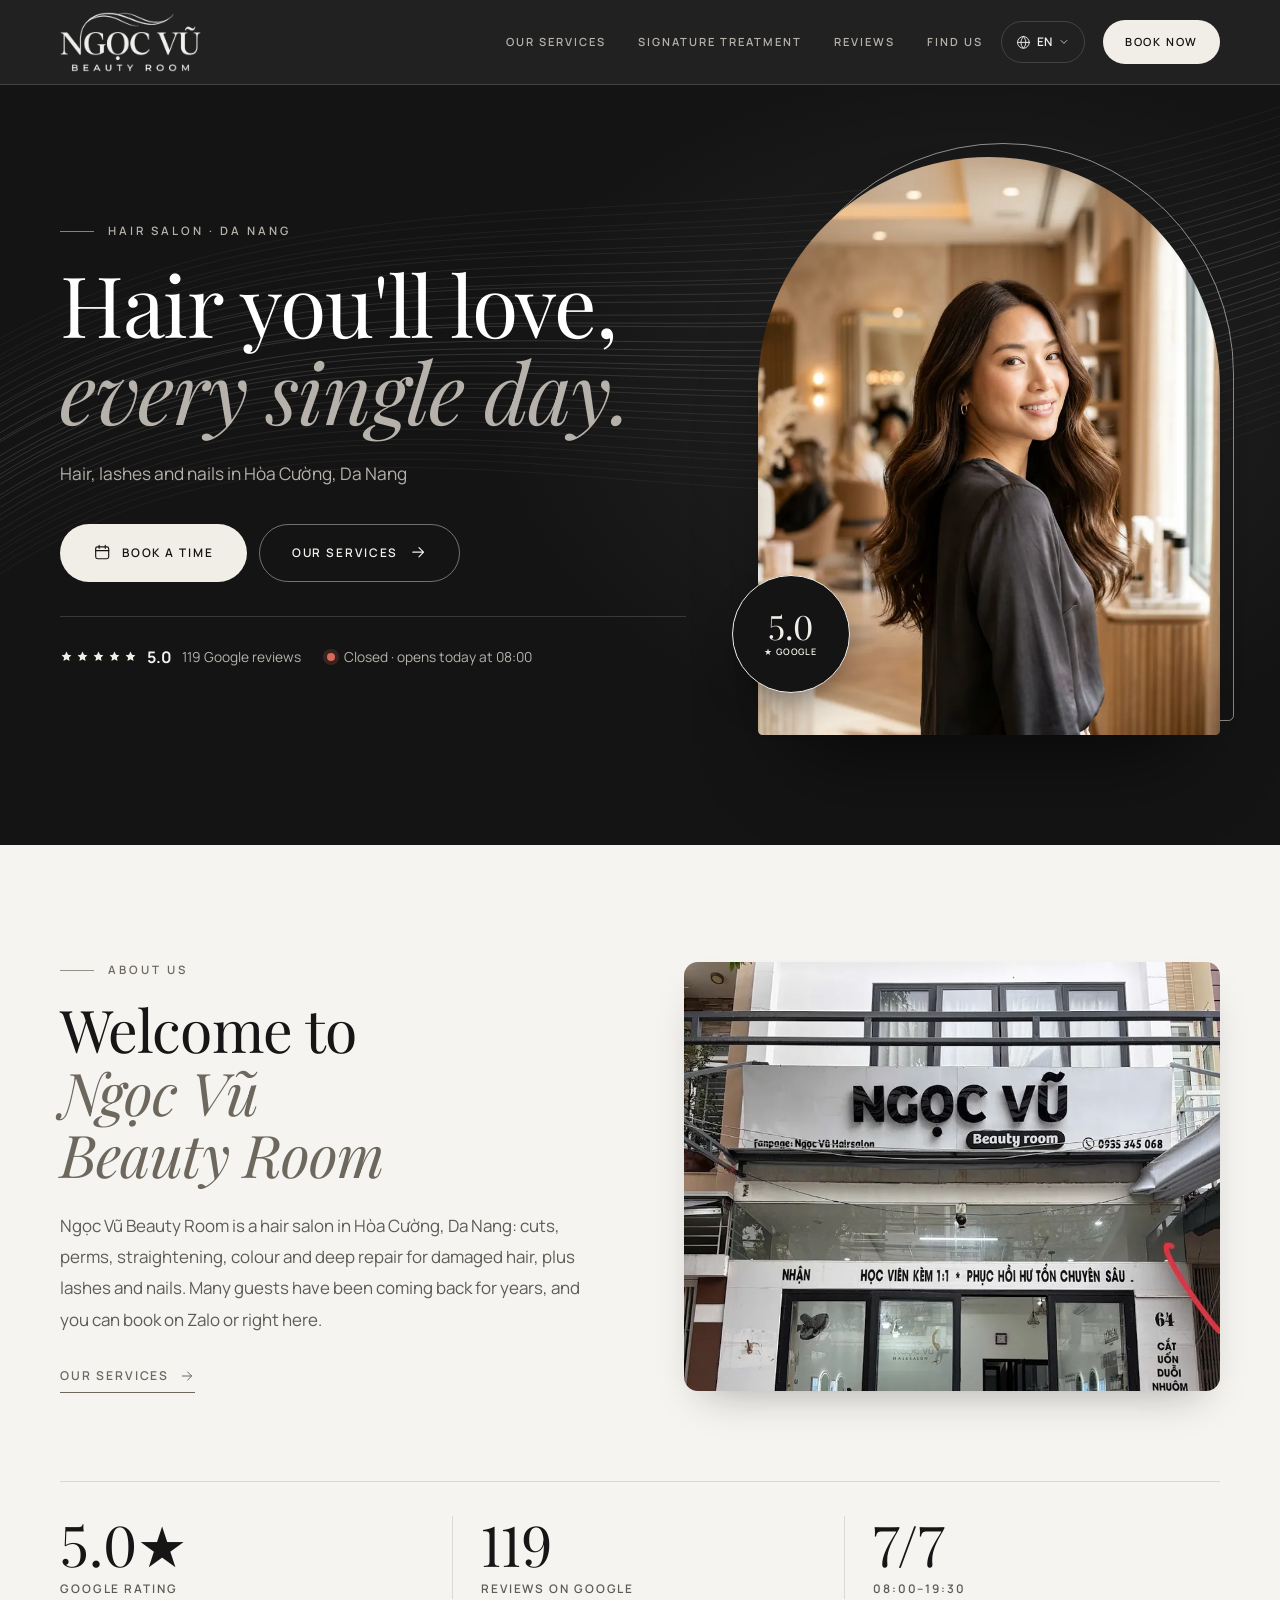
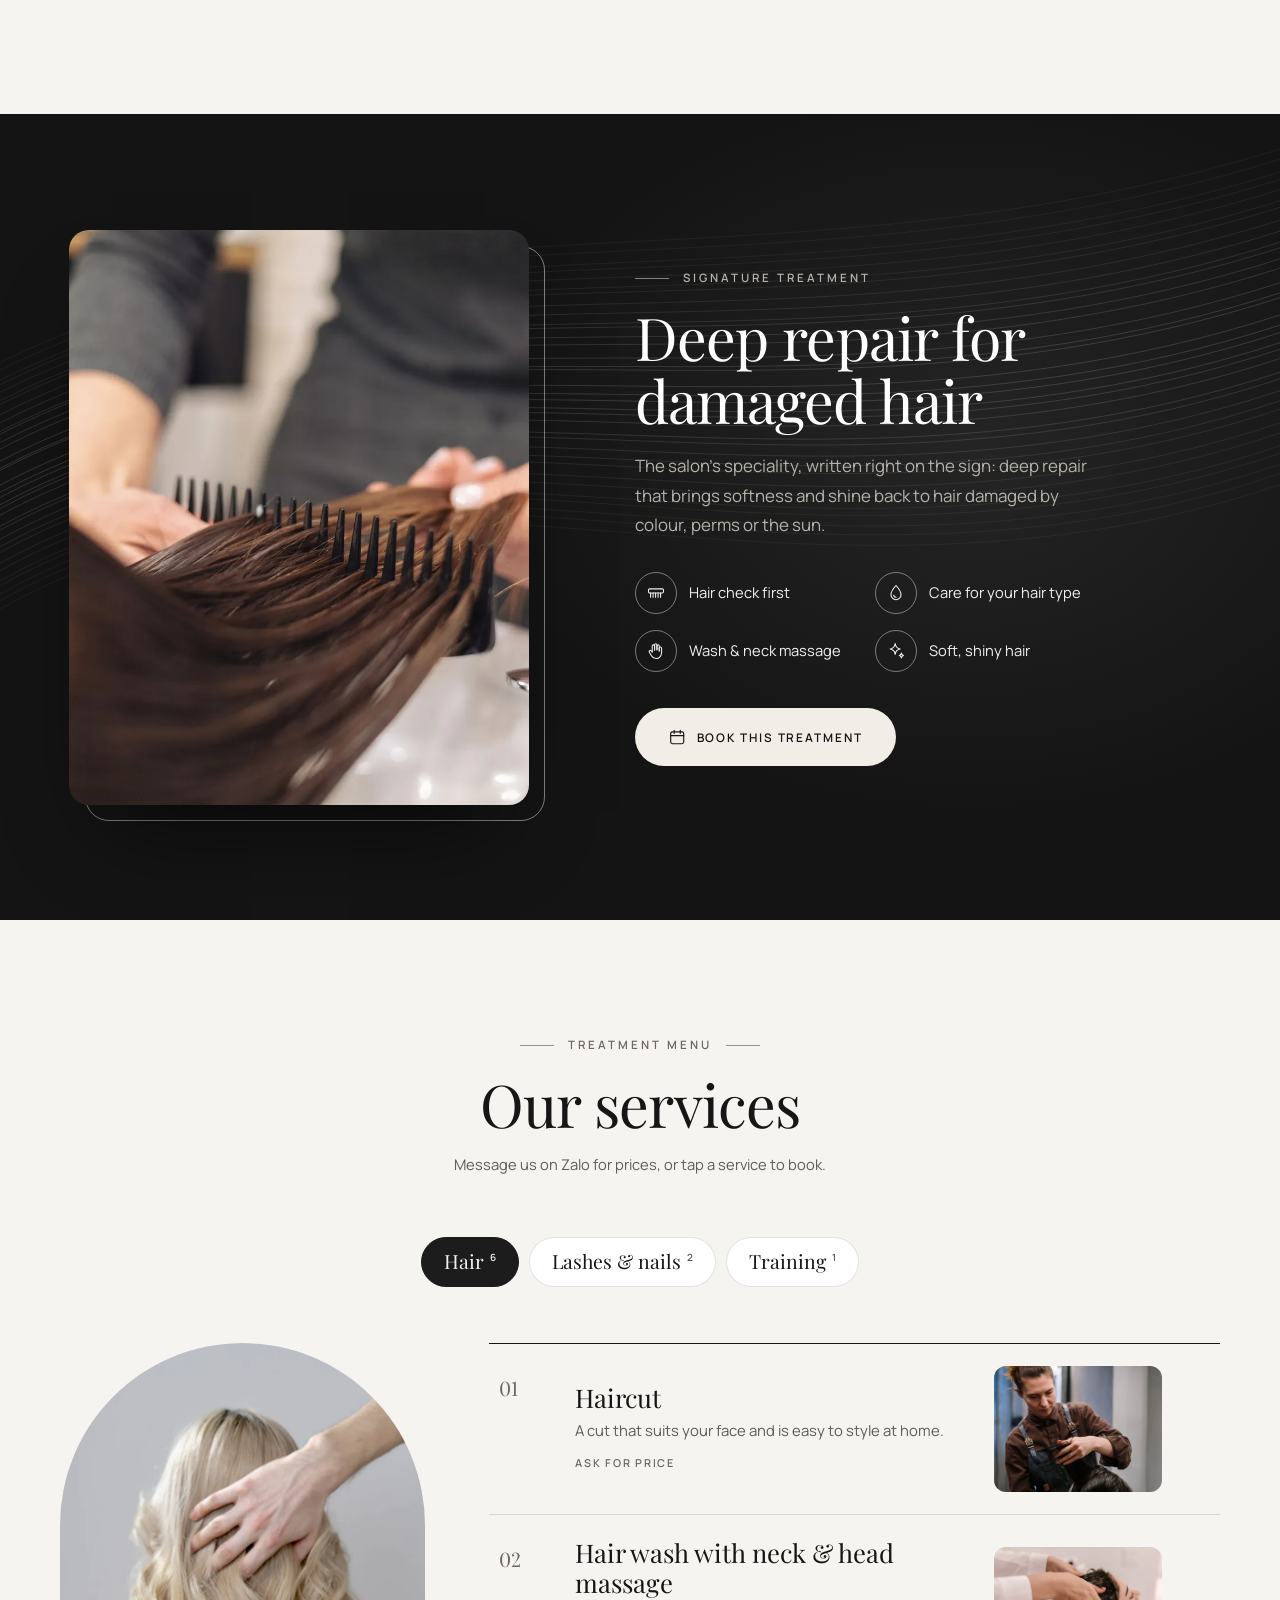
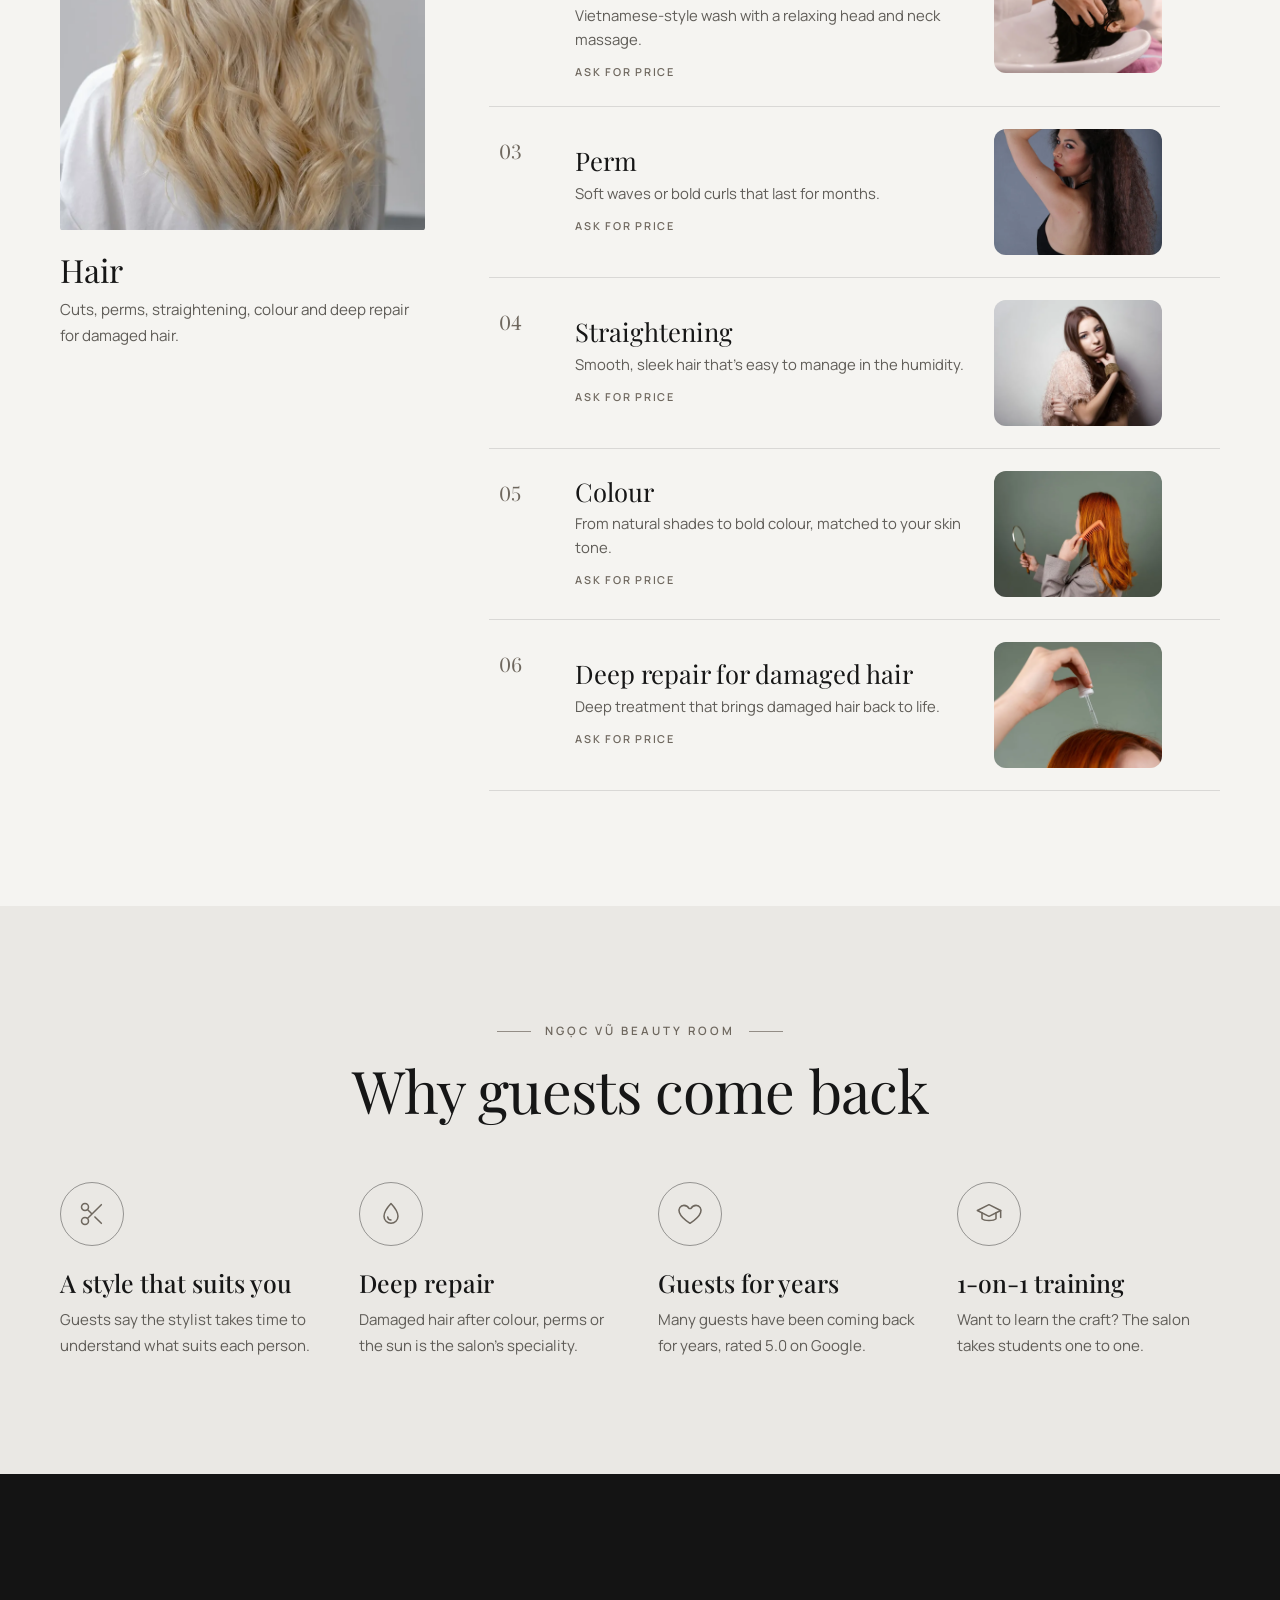
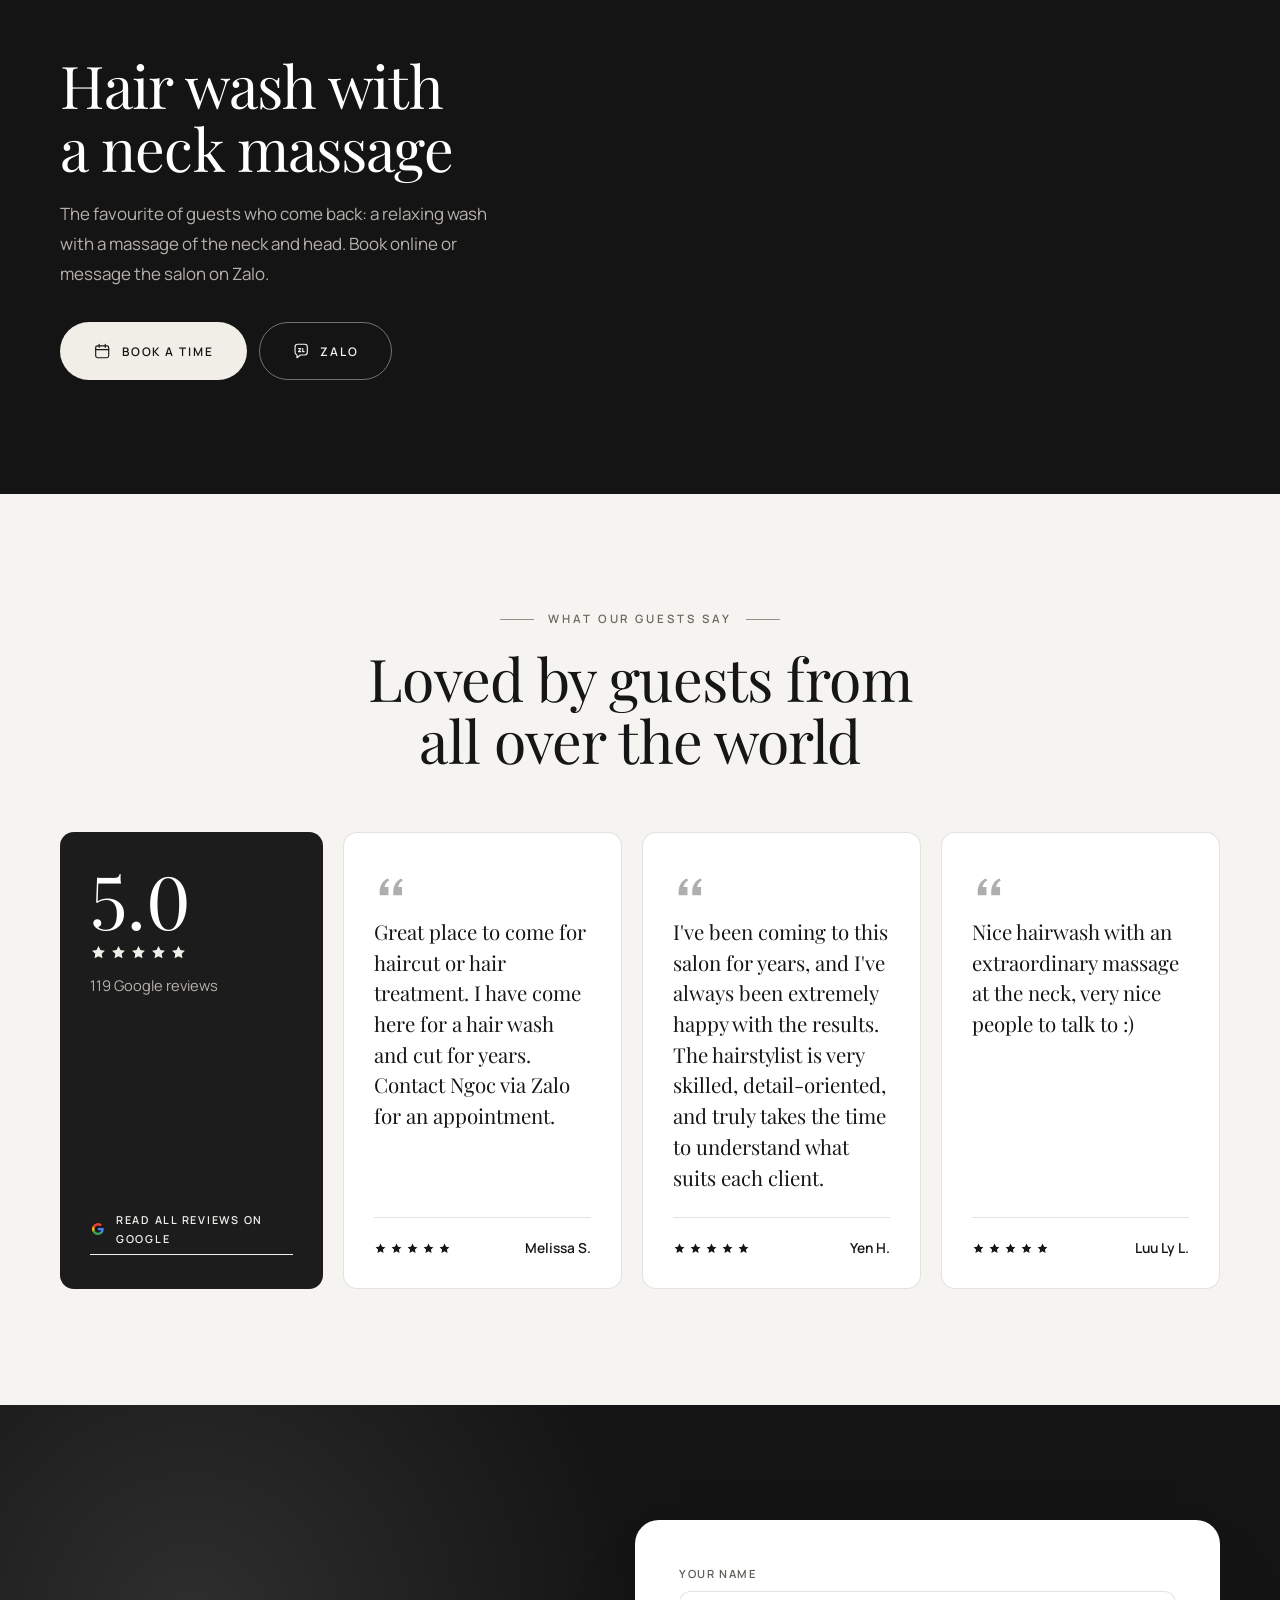
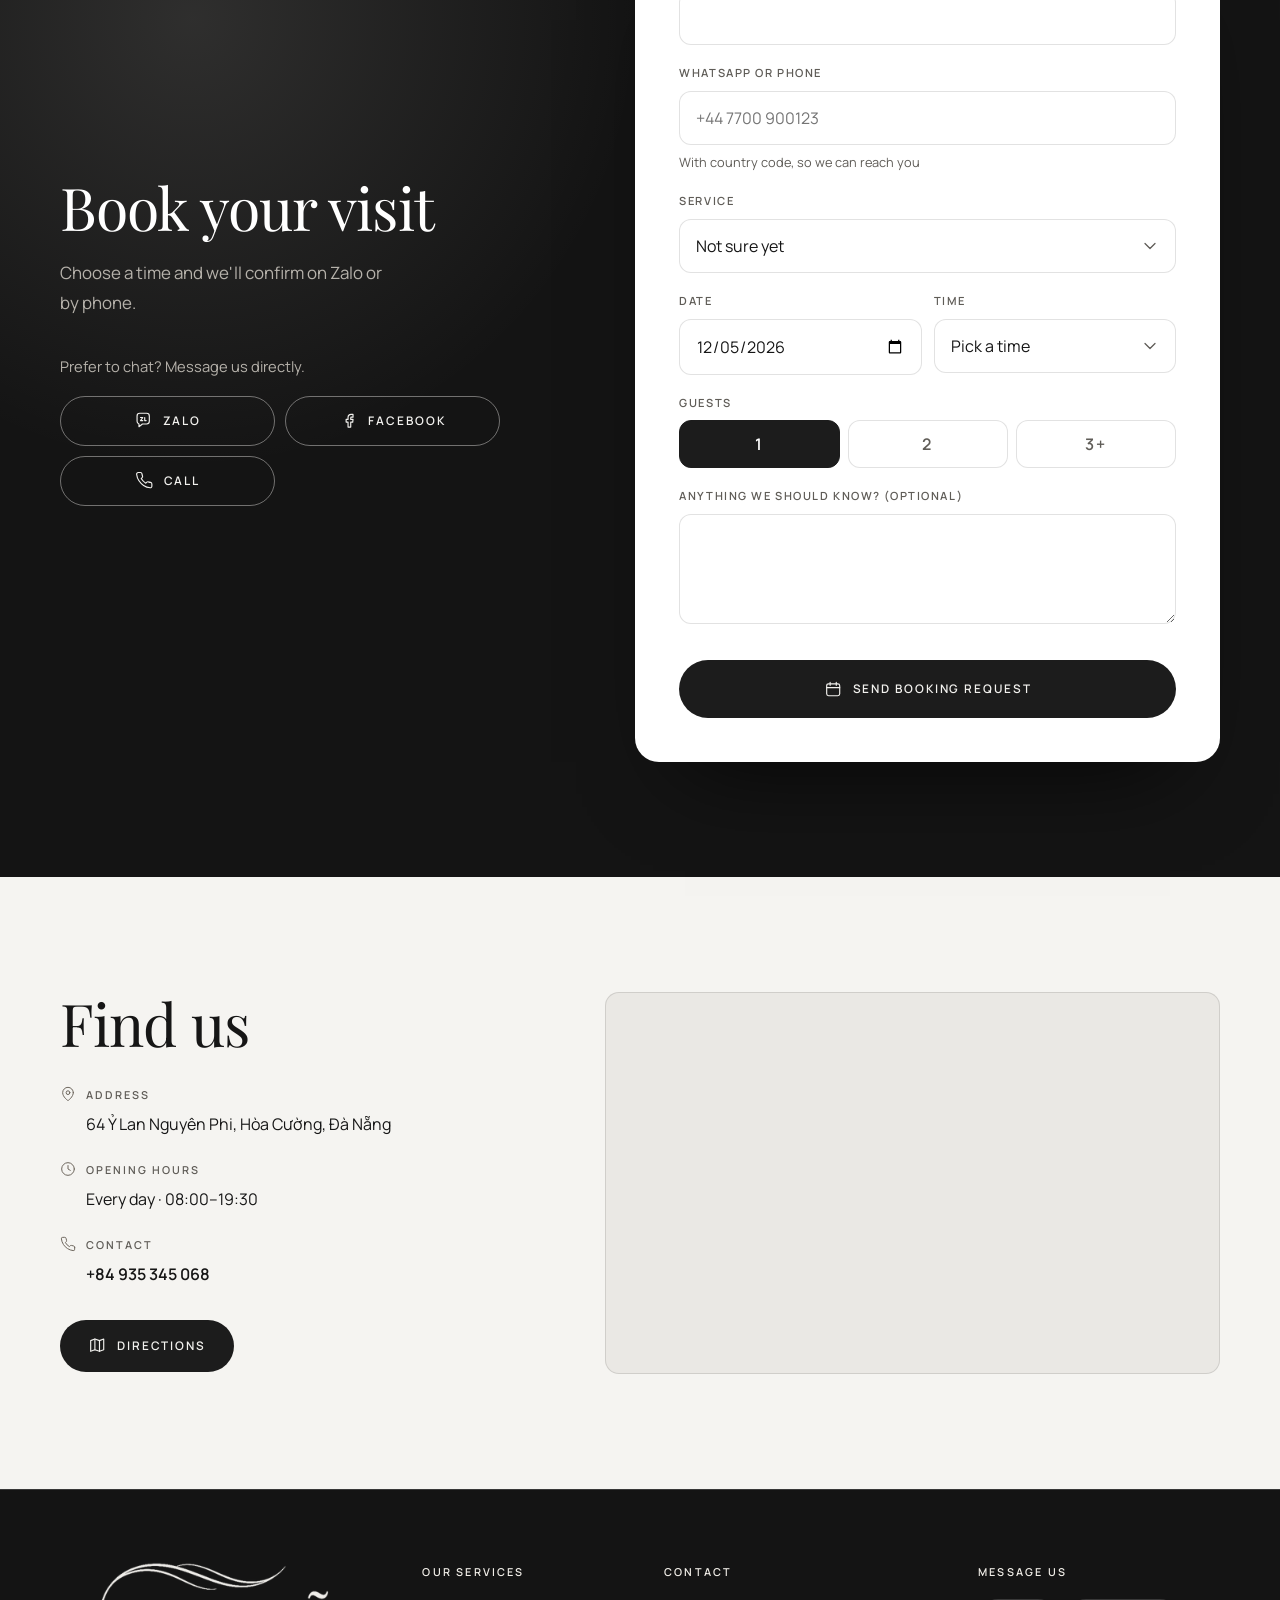
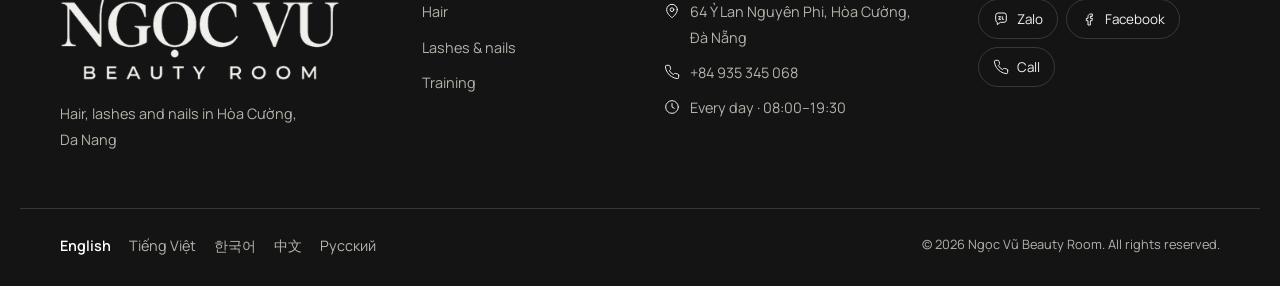
<file: index.html>
<!doctype html>
<html lang="en" class="v3 bg-strands t-mono">
<head>
<meta charset="utf-8">
<meta name="viewport" content="width=device-width, initial-scale=1, viewport-fit=cover">
<title>Ngọc Vũ Beauty Room · Hair salon · Da Nang</title>
<meta name="description" content="Hair, lashes and nails in Hòa Cường, Da Nang · 5.0★ · 119 Google reviews">
<meta name="robots" content="noindex,nofollow">
<link rel="canonical" href="https://romans7997.github.io/ngoc-vu-hair/">
<link rel="alternate" hreflang="en" href="https://romans7997.github.io/ngoc-vu-hair/">
<link rel="alternate" hreflang="vi" href="https://romans7997.github.io/ngoc-vu-hair/vi/">
<link rel="alternate" hreflang="ko" href="https://romans7997.github.io/ngoc-vu-hair/ko/">
<link rel="alternate" hreflang="zh" href="https://romans7997.github.io/ngoc-vu-hair/zh/">
<link rel="alternate" hreflang="ru" href="https://romans7997.github.io/ngoc-vu-hair/ru/">
<link rel="alternate" hreflang="x-default" href="https://romans7997.github.io/ngoc-vu-hair/">
<meta property="og:type" content="website">
<meta property="og:title" content="Ngọc Vũ Beauty Room">
<meta property="og:description" content="Hair, lashes and nails in Hòa Cường, Da Nang">
<meta property="og:image" content="https://romans7997.github.io/ngoc-vu-hair/img/og.jpg"><meta name="theme-color" content="#1f150e">
<link rel="icon" href="favicon.svg" type="image/svg+xml">
<link rel="preconnect" href="https://fonts.googleapis.com">
<link rel="preconnect" href="https://fonts.gstatic.com" crossorigin>
<link rel="stylesheet" href="https://fonts.googleapis.com/css2?family=Playfair+Display:ital,wght@0,400;0,500;0,600;1,400;1,500&amp;family=Manrope:wght@400;500;600;700&amp;display=swap">
<link rel="stylesheet" href="assets/v3.css?v=10a3d009">
<style>:root{ --wood:#141414;--wood-2:#1c1c1c;--wood-3:#2b2b2b;--wood-rgb:20,20,20;--cream:#f5f4f1;--cream-2:#eae8e4;--paper:#ffffff;--ink:#161616;--ink-rgb:22,22,22;--muted:#5f5c57;--muted-strong:#4a4844;--line:rgba(22,22,22,.12);--gold:#f1eee8;--gold-hi:#ffffff;--gold-deep:#6e675e;--btn-ink:#141414;--gold-rgb:241,238,232;--glow-rgb:255,255,255;--glow2-rgb:120,120,120;--deep-rgb:22,22,22;--on-dark:#f2f1ee;--on-dark-muted:#b6b2ab;--on-dark-rgb:242,241,238;--line-dark:rgba(242,241,238,.16);--on-dark-head:#ffffff;--slat-rgb:255,255,255;--font-head:'Playfair Display',Georgia,serif;--font-num:'Playfair Display',Georgia,serif;--font-head-ru:'Playfair Display',Georgia,serif;--font-head-ko:'Playfair Display','Nanum Myeongjo',serif;--font-head-zh:'Playfair Display','Noto Serif SC',serif;--font-body:'Manrope','Apple SD Gothic Neo','Malgun Gothic','Noto Sans KR','PingFang SC','Microsoft YaHei','Noto Sans SC',system-ui,-apple-system,'Segoe UI',Roboto,sans-serif;--radius:14px }</style>
<script>document.documentElement.classList.add("js")</script>
<link rel="preload" as="image" href="img/hero-928.webp" imagesrcset="img/hero-800.webp 800w, img/hero-928.webp 928w" imagesizes="(min-width: 960px) 40vw, 100vw">
<script type="application/ld+json">{"@context": "https://schema.org", "@type": "HairSalon", "name": "Ngọc Vũ Beauty Room", "telephone": "+84935345068", "url": "https://romans7997.github.io/ngoc-vu-hair/", "address": {"@type": "PostalAddress", "streetAddress": "64 Ỷ Lan Nguyên Phi, Hòa Cường, Đà Nẵng", "addressLocality": "Da Nang", "addressCountry": "VN"}, "openingHoursSpecification": [{"@type": "OpeningHoursSpecification", "dayOfWeek": "Monday", "opens": "08:00", "closes": "19:30"}, {"@type": "OpeningHoursSpecification", "dayOfWeek": "Tuesday", "opens": "08:00", "closes": "19:30"}, {"@type": "OpeningHoursSpecification", "dayOfWeek": "Wednesday", "opens": "08:00", "closes": "19:30"}, {"@type": "OpeningHoursSpecification", "dayOfWeek": "Thursday", "opens": "08:00", "closes": "19:30"}, {"@type": "OpeningHoursSpecification", "dayOfWeek": "Friday", "opens": "08:00", "closes": "19:30"}, {"@type": "OpeningHoursSpecification", "dayOfWeek": "Saturday", "opens": "08:00", "closes": "19:30"}, {"@type": "OpeningHoursSpecification", "dayOfWeek": "Sunday", "opens": "08:00", "closes": "19:30"}], "sameAs": ["https://www.facebook.com/share/zizKv9jR9bhix95x/", "https://www.google.com/maps/place/?q=place_id:ChIJFSICDgAZQjERq6g8MRtW8YA"], "priceRange": "₫₫", "image": "https://romans7997.github.io/ngoc-vu-hair/img/hero-928.webp"}</script>
</head>
<body>
<a class="skip" href="#main">Skip to content</a>

<header class="nav" id="top">
  <div class="wrap nav-inner">
    <a class="logo" href="#top" aria-label="Ngọc Vũ Beauty Room"><img class="logo-img" src="logo-wide.png" alt="Ngọc Vũ Beauty Room" width="705" height="300"></a>
    <nav class="nav-links" aria-label="Menu">
      <a href="#services">Our services</a>
<a href="#signature">Signature treatment</a><a href="#reviews">Reviews</a>      <a href="#visit">Find us</a>
    </nav>
    <details class="lang">
      <summary aria-label="Language"><svg class="ic" viewBox="0 0 24 24" aria-hidden="true" focusable="false"><circle cx="12" cy="12" r="9.5"/><path d="M2.5 12h19M12 2.5c2.6 2.8 3.9 6 3.9 9.5S14.6 18.7 12 21.5C9.4 18.7 8.1 15.5 8.1 12S9.4 5.3 12 2.5z"/></svg><span>EN</span><svg class="ic chev" viewBox="0 0 24 24" aria-hidden="true" focusable="false"><path d="M6 9l6 6 6-6"/></svg></summary>
      <ul class="lang-menu">
<li><a href="./" hreflang="en" lang="en" data-lang="en" aria-current="true">English</a></li>
<li><a href="vi/" hreflang="vi" lang="vi" data-lang="vi">Tiếng Việt</a></li>
<li><a href="ko/" hreflang="ko" lang="ko" data-lang="ko">한국어</a></li>
<li><a href="zh/" hreflang="zh" lang="zh" data-lang="zh">中文</a></li>
<li><a href="ru/" hreflang="ru" lang="ru" data-lang="ru">Русский</a></li>
      </ul>
    </details>
<a class="btn btn-gold btn-sm nav-book" href="#book">Book now</a>  </div>
</header>

<main id="main">
  <section class="hero">
    
    <div class="wrap hero-grid">
      <div class="hero-copy">
        <p class="eyebrow eyebrow-light">Hair salon · Da Nang</p>
        <h1 class="hero-title"><span>Hair you&#39;ll love,</span> <em>every single day.</em></h1>
        <p class="hero-lead">Hair, lashes and nails in Hòa Cường, Da Nang</p>
        <div class="hero-cta">
<a class="btn btn-gold btn-lg" href="#book"><svg class="ic" viewBox="0 0 24 24" aria-hidden="true" focusable="false"><rect x="3.5" y="5" width="17" height="15.5" rx="2.5"/><path d="M8 3v4M16 3v4M3.5 10h17"/></svg><span>Book a time</span></a><a class="btn btn-line-light btn-lg" href="#services"><span>Our services</span><svg class="ic" viewBox="0 0 24 24" aria-hidden="true" focusable="false"><path d="M5 12h14M13 6l6 6-6 6"/></svg></a>        </div>
        <div class="hero-meta">
<a class="hero-rating" href="https://www.google.com/maps/place/?q=place_id:ChIJFSICDgAZQjERq6g8MRtW8YA" target="_blank" rel="noopener"><span class="stars xs" role="img" aria-label="5.0 / 5"><svg class="st" viewBox="0 0 24 24" aria-hidden="true" focusable="false"><path class="fill" d="M12 2.8l2.8 5.8 6.3.9-4.6 4.4 1.1 6.3L12 17.2l-5.6 3 1.1-6.3L2.9 9.5l6.3-.9z"/></svg><svg class="st" viewBox="0 0 24 24" aria-hidden="true" focusable="false"><path class="fill" d="M12 2.8l2.8 5.8 6.3.9-4.6 4.4 1.1 6.3L12 17.2l-5.6 3 1.1-6.3L2.9 9.5l6.3-.9z"/></svg><svg class="st" viewBox="0 0 24 24" aria-hidden="true" focusable="false"><path class="fill" d="M12 2.8l2.8 5.8 6.3.9-4.6 4.4 1.1 6.3L12 17.2l-5.6 3 1.1-6.3L2.9 9.5l6.3-.9z"/></svg><svg class="st" viewBox="0 0 24 24" aria-hidden="true" focusable="false"><path class="fill" d="M12 2.8l2.8 5.8 6.3.9-4.6 4.4 1.1 6.3L12 17.2l-5.6 3 1.1-6.3L2.9 9.5l6.3-.9z"/></svg><svg class="st" viewBox="0 0 24 24" aria-hidden="true" focusable="false"><path class="fill" d="M12 2.8l2.8 5.8 6.3.9-4.6 4.4 1.1 6.3L12 17.2l-5.6 3 1.1-6.3L2.9 9.5l6.3-.9z"/></svg></span><strong>5.0</strong><span>119 Google reviews</span></a><span id="open-status" class="open-status">Every day · 08:00–19:30</span>        </div>
      </div>
      <div class="hero-media">
        <div class="arch"><img src="img/hero-928.webp" srcset="img/hero-800.webp 800w, img/hero-928.webp 928w" sizes="(min-width: 960px) 40vw, 100vw" alt="" width="928" height="1152" fetchpriority="high" style="object-position:50% 30%"></div>
<div class="seal" aria-hidden="true"><span class="seal-big">5.0</span><span class="seal-small">★ Google</span></div>      </div>
    </div>
  </section>


  <section class="section intro" id="about">
    <div class="wrap">
      <div class="intro-grid">
        <div class="intro-copy">
          <p class="eyebrow">About us</p>
          <h2>Welcome to <em>Ngọc Vũ Beauty Room</em></h2>
<p class="lead">Ngọc Vũ Beauty Room is a hair salon in Hòa Cường, Da Nang: cuts, perms, straightening, colour and deep repair for damaged hair, plus lashes and nails. Many guests have been coming back for years, and you can book on Zalo or right here.</p>          <a class="link-arrow" href="#services"><span>Our services</span><svg class="ic" viewBox="0 0 24 24" aria-hidden="true" focusable="false"><path d="M5 12h14M13 6l6 6-6 6"/></svg></a>
        </div>
        <div class="intro-media"><img src="img/about-960.webp" srcset="img/about-800.webp 800w, img/about-960.webp 960w" sizes="(min-width: 960px) 42vw, 100vw" alt="" width="960" height="770" loading="lazy" decoding="async" style="object-position:50% 40%"></div>
      </div>
      <ul class="stats" style="--n:3">
<li><span class="stat-big">5.0★</span><span class="stat-small">Google rating</span></li>
<li><span class="stat-big">119</span><span class="stat-small">reviews on Google</span></li>
<li><span class="stat-big">7/7</span><span class="stat-small">08:00–19:30</span></li>
      </ul>
    </div>
  </section>

  <section class="section signature" id="signature">
    
    <div class="wrap sig-grid">
<div class="sig-media"><div class="sig-frame"><img src="img/sig-1600.webp" srcset="img/sig-800.webp 800w, img/sig-1600.webp 1600w" sizes="(min-width: 960px) 40vw, 100vw" alt="" width="1600" height="2400" loading="lazy" decoding="async" style="object-position:50% 40%"></div></div>      <div class="sig-copy">
        <p class="eyebrow eyebrow-light">Signature treatment</p>
        <h2>Deep repair for damaged hair</h2>
<p class="sig-desc">The salon&#39;s speciality, written right on the sign: deep repair that brings softness and shine back to hair damaged by colour, perms or the sun.</p>        <ul class="sig-incl" aria-label="What&#39;s inside">
<li><svg class="ic" viewBox="0 0 24 24" aria-hidden="true" focusable="false"><rect x="3" y="7" width="18" height="5" rx="1.5"/><path d="M5.5 12v5M8.5 12v5M11.5 12v5M14.5 12v5M17.5 12v5"/></svg><span>Hair check first</span></li><li><svg class="ic" viewBox="0 0 24 24" aria-hidden="true" focusable="false"><path d="M12 3s6 6.4 6 11a6 6 0 0 1-12 0c0-4.6 6-11 6-11z"/><path d="M9.2 14.6a2.9 2.9 0 0 0 2.8 2.6"/></svg><span>Care for your hair type</span></li><li><svg class="ic" viewBox="0 0 24 24" aria-hidden="true" focusable="false"><path d="M7.5 12.5V6a1.4 1.4 0 0 1 2.8 0v5"/><path d="M10.3 10.5V4.6a1.4 1.4 0 0 1 2.8 0v5.9"/><path d="M13.1 10.5V5.8a1.4 1.4 0 0 1 2.8 0v6.2"/><path d="M15.9 12V8.6a1.4 1.4 0 0 1 2.8 0v5.2c0 4.1-2.8 7.2-6.6 7.2-2.6 0-4.3-1.2-5.6-3.3l-2.5-4.2a1.4 1.4 0 0 1 2.3-1.6l1.2 1.6"/></svg><span>Wash &amp; neck massage</span></li><li><svg class="ic" viewBox="0 0 24 24" aria-hidden="true" focusable="false"><path d="M11 3c.6 4.2 2.2 5.9 6 6.5-3.8.6-5.4 2.3-6 6.5-.6-4.2-2.2-5.9-6-6.5 3.8-.6 5.4-2.3 6-6.5z"/><path d="M18.5 14.5c.3 1.8 1 2.6 2.5 2.9-1.5.3-2.2 1.1-2.5 2.9-.3-1.8-1-2.6-2.5-2.9 1.5-.3 2.2-1.1 2.5-2.9z"/></svg><span>Soft, shiny hair</span></li>        </ul>
<a class="btn btn-gold btn-lg" href="#book" data-service="s0-5"><svg class="ic" viewBox="0 0 24 24" aria-hidden="true" focusable="false"><rect x="3.5" y="5" width="17" height="15.5" rx="2.5"/><path d="M8 3v4M16 3v4M3.5 10h17"/></svg><span>Book this treatment</span></a>      </div>
    </div>
  </section>


  <section class="section menu-sec" id="services">
    <div class="wrap">
      <header class="section-head center">
        <p class="eyebrow">Treatment menu</p>
        <h2>Our services</h2>
        <p class="section-note">Message us on Zalo for prices, or tap a service to book.</p>
      </header>
      <div class="tabs" role="tablist" aria-label="Our services">
<button type="button" role="tab" id="tab-cat0" aria-controls="cat0" aria-selected="true">Hair<sup>6</sup></button><button type="button" role="tab" id="tab-cat1" aria-controls="cat1" aria-selected="false" tabindex="-1">Lashes &amp; nails<sup>2</sup></button><button type="button" role="tab" id="tab-cat2" aria-controls="cat2" aria-selected="false" tabindex="-1">Training<sup>1</sup></button>      </div>
      <div class="panel is-active" id="cat0" role="tabpanel" aria-labelledby="tab-cat0">
        <div class="panel-media">
<div class="panel-img"><img src="img/c0-1600.webp" srcset="img/c0-800.webp 800w, img/c0-1600.webp 1600w" sizes="(min-width: 960px) 30vw, 140px" alt="" width="1600" height="2399" fetchpriority="high" style="object-position:50% 30%"></div>          <h3 class="panel-title">Hair</h3>
<p class="panel-desc">Cuts, perms, straightening, colour and deep repair for damaged hair.</p>        </div>
        <div class="panel-list">
          <div class="mr">
            <a class="mr-row" href="#book" data-service="s0-0">
              <span class="mr-num">01</span>
<span class="mr-img"><img src="img/m0-0-1600.webp" srcset="img/m0-0-800.webp 800w, img/m0-0-1600.webp 1600w" sizes="(min-width: 960px) 160px, 96px" alt="" width="1600" height="2400" loading="lazy" decoding="async" style="object-position:50% 40%"></span>              <span class="mr-body"><span class="mr-name">Haircut</span><small>A cut that suits your face and is easy to style at home.</small><em class="mr-ask">Ask for price</em></span>
              <span class="mt-go"><svg class="ic" viewBox="0 0 24 24" aria-hidden="true" focusable="false"><path d="M5 12h14M13 6l6 6-6 6"/></svg></span>
            </a>
            <a class="mr-row" href="#book" data-service="s0-1">
              <span class="mr-num">02</span>
<span class="mr-img"><img src="img/m0-1-1600.webp" srcset="img/m0-1-800.webp 800w, img/m0-1-1600.webp 1600w" sizes="(min-width: 960px) 160px, 96px" alt="" width="1600" height="1067" loading="lazy" decoding="async" style="object-position:50% 40%"></span>              <span class="mr-body"><span class="mr-name">Hair wash with neck &amp; head massage</span><small>Vietnamese-style wash with a relaxing head and neck massage.</small><em class="mr-ask">Ask for price</em></span>
              <span class="mt-go"><svg class="ic" viewBox="0 0 24 24" aria-hidden="true" focusable="false"><path d="M5 12h14M13 6l6 6-6 6"/></svg></span>
            </a>
            <a class="mr-row" href="#book" data-service="s0-2">
              <span class="mr-num">03</span>
<span class="mr-img"><img src="img/m0-2-1600.webp" srcset="img/m0-2-800.webp 800w, img/m0-2-1600.webp 1600w" sizes="(min-width: 960px) 160px, 96px" alt="" width="1600" height="2400" loading="lazy" decoding="async" style="object-position:50% 40%"></span>              <span class="mr-body"><span class="mr-name">Perm</span><small>Soft waves or bold curls that last for months.</small><em class="mr-ask">Ask for price</em></span>
              <span class="mt-go"><svg class="ic" viewBox="0 0 24 24" aria-hidden="true" focusable="false"><path d="M5 12h14M13 6l6 6-6 6"/></svg></span>
            </a>
            <a class="mr-row" href="#book" data-service="s0-3">
              <span class="mr-num">04</span>
<span class="mr-img"><img src="img/m0-3-1600.webp" srcset="img/m0-3-800.webp 800w, img/m0-3-1600.webp 1600w" sizes="(min-width: 960px) 160px, 96px" alt="" width="1600" height="1067" loading="lazy" decoding="async" style="object-position:50% 40%"></span>              <span class="mr-body"><span class="mr-name">Straightening</span><small>Smooth, sleek hair that&#39;s easy to manage in the humidity.</small><em class="mr-ask">Ask for price</em></span>
              <span class="mt-go"><svg class="ic" viewBox="0 0 24 24" aria-hidden="true" focusable="false"><path d="M5 12h14M13 6l6 6-6 6"/></svg></span>
            </a>
            <a class="mr-row" href="#book" data-service="s0-4">
              <span class="mr-num">05</span>
<span class="mr-img"><img src="img/m0-4-1600.webp" srcset="img/m0-4-800.webp 800w, img/m0-4-1600.webp 1600w" sizes="(min-width: 960px) 160px, 96px" alt="" width="1600" height="1067" loading="lazy" decoding="async" style="object-position:50% 40%"></span>              <span class="mr-body"><span class="mr-name">Colour</span><small>From natural shades to bold colour, matched to your skin tone.</small><em class="mr-ask">Ask for price</em></span>
              <span class="mt-go"><svg class="ic" viewBox="0 0 24 24" aria-hidden="true" focusable="false"><path d="M5 12h14M13 6l6 6-6 6"/></svg></span>
            </a>
            <a class="mr-row" href="#book" data-service="s0-5">
              <span class="mr-num">06</span>
<span class="mr-img"><img src="img/m0-5-1600.webp" srcset="img/m0-5-800.webp 800w, img/m0-5-1600.webp 1600w" sizes="(min-width: 960px) 160px, 96px" alt="" width="1600" height="1067" loading="lazy" decoding="async" style="object-position:50% 40%"></span>              <span class="mr-body"><span class="mr-name">Deep repair for damaged hair</span><small>Deep treatment that brings damaged hair back to life.</small><em class="mr-ask">Ask for price</em></span>
              <span class="mt-go"><svg class="ic" viewBox="0 0 24 24" aria-hidden="true" focusable="false"><path d="M5 12h14M13 6l6 6-6 6"/></svg></span>
            </a>
          </div>
        </div>
      </div>
      <div class="panel" id="cat1" role="tabpanel" aria-labelledby="tab-cat1">
        <div class="panel-media">
<div class="panel-img"><img src="img/c1-1600.webp" srcset="img/c1-800.webp 800w, img/c1-1600.webp 1600w" sizes="(min-width: 960px) 30vw, 140px" alt="" width="1600" height="2400" loading="lazy" decoding="async" style="object-position:50% 40%"></div>          <h3 class="panel-title">Lashes &amp; nails</h3>
<p class="panel-desc">Lashes and nails in the same visit as your hair.</p>        </div>
        <div class="panel-list">
          <div class="mr">
            <a class="mr-row" href="#book" data-service="s1-0">
              <span class="mr-num">01</span>
<span class="mr-img"><img src="img/m1-0-1600.webp" srcset="img/m1-0-800.webp 800w, img/m1-0-1600.webp 1600w" sizes="(min-width: 960px) 160px, 96px" alt="" width="1600" height="2400" loading="lazy" decoding="async" style="object-position:50% 40%"></span>              <span class="mr-body"><span class="mr-name">Lash services</span><small>Classic, natural or hybrid sets, light and comfortable to wear.</small><em class="mr-ask">Ask for price</em></span>
              <span class="mt-go"><svg class="ic" viewBox="0 0 24 24" aria-hidden="true" focusable="false"><path d="M5 12h14M13 6l6 6-6 6"/></svg></span>
            </a>
            <a class="mr-row" href="#book" data-service="s1-1">
              <span class="mr-num">02</span>
<span class="mr-img"><img src="img/m1-1-1600.webp" srcset="img/m1-1-800.webp 800w, img/m1-1-1600.webp 1600w" sizes="(min-width: 960px) 160px, 96px" alt="" width="1600" height="2400" loading="lazy" decoding="async" style="object-position:50% 40%"></span>              <span class="mr-body"><span class="mr-name">Nail services</span><small>Manicure, pedicure and gel polish in one visit.</small><em class="mr-ask">Ask for price</em></span>
              <span class="mt-go"><svg class="ic" viewBox="0 0 24 24" aria-hidden="true" focusable="false"><path d="M5 12h14M13 6l6 6-6 6"/></svg></span>
            </a>
          </div>
        </div>
      </div>
      <div class="panel" id="cat2" role="tabpanel" aria-labelledby="tab-cat2">
        <div class="panel-media">
<div class="panel-img"><img src="img/c2-1600.webp" srcset="img/c2-800.webp 800w, img/c2-1600.webp 1600w" sizes="(min-width: 960px) 30vw, 140px" alt="" width="1600" height="2844" loading="lazy" decoding="async" style="object-position:50% 35%"></div>          <h3 class="panel-title">Training</h3>
<p class="panel-desc">One-to-one hairdressing lessons with practice in the salon.</p>        </div>
        <div class="panel-list">
          <div class="mr">
            <a class="mr-row" href="#book" data-service="s2-0">
              <span class="mr-num">01</span>
<span class="mr-img"><img src="img/m2-0-1600.webp" srcset="img/m2-0-800.webp 800w, img/m2-0-1600.webp 1600w" sizes="(min-width: 960px) 160px, 96px" alt="" width="1600" height="2400" loading="lazy" decoding="async" style="object-position:50% 40%"></span>              <span class="mr-body"><span class="mr-name">1-on-1 hairdressing course</span><small>Learn hairdressing one-on-one, step by step, with practice.</small><em class="mr-ask">Ask for price</em></span>
              <span class="mt-go"><svg class="ic" viewBox="0 0 24 24" aria-hidden="true" focusable="false"><path d="M5 12h14M13 6l6 6-6 6"/></svg></span>
            </a>
          </div>
        </div>
      </div>
    </div>
  </section>



  <section class="section features">
    <div class="wrap">
      <header class="section-head center"><p class="eyebrow">Ngọc Vũ Beauty Room</p><h2>Why guests come back</h2></header>
      <ul class="feat-grid">
<li><span class="feat-ic"><svg class="ic" viewBox="0 0 24 24" aria-hidden="true" focusable="false"><circle cx="6" cy="6" r="3"/><circle cx="6" cy="18" r="3"/><path d="M20 4 8.1 15.9M14.5 14.5 20 20M8.1 8.1 12 12"/></svg></span><h3>A style that suits you</h3><p>Guests say the stylist takes time to understand what suits each person.</p></li>
<li><span class="feat-ic"><svg class="ic" viewBox="0 0 24 24" aria-hidden="true" focusable="false"><path d="M12 3s6 6.4 6 11a6 6 0 0 1-12 0c0-4.6 6-11 6-11z"/><path d="M9.2 14.6a2.9 2.9 0 0 0 2.8 2.6"/></svg></span><h3>Deep repair</h3><p>Damaged hair after colour, perms or the sun is the salon&#39;s speciality.</p></li>
<li><span class="feat-ic"><svg class="ic" viewBox="0 0 24 24" aria-hidden="true" focusable="false"><path d="M12 20s-7.4-4.5-9.1-9.2C1.7 7.5 3.7 4.6 6.8 4.6c2.1 0 3.6 1.2 4.3 2.7h1.8c.7-1.5 2.2-2.7 4.3-2.7 3.1 0 5.1 2.9 3.9 6.2C19.4 15.5 12 20 12 20z"/></svg></span><h3>Guests for years</h3><p>Many guests have been coming back for years, rated 5.0 on Google.</p></li>
<li><span class="feat-ic"><svg class="ic" viewBox="0 0 24 24" aria-hidden="true" focusable="false"><path d="M2 9l10-5 10 5-10 5z"/><path d="M6 11v5c2 2 10 2 12 0v-5"/><path d="M22 9v6"/></svg></span><h3>1-on-1 training</h3><p>Want to learn the craft? The salon takes students one to one.</p></li>
      </ul>
    </div>
  </section>

  <section class="band">
    <picture><source media="(max-width: 759px)" srcset="img/bandm-800.webp 800w, img/bandm-1600.webp 1600w" sizes="100vw"><img class="band-img" src="img/band-1600.webp" srcset="img/band-800.webp 800w, img/band-1600.webp 1600w" sizes="100vw" alt="" width="1600" height="1067" loading="lazy" decoding="async"></picture>
    <div class="wrap band-inner">
      <h2>Hair wash with a neck massage</h2>
      <p>The favourite of guests who come back: a relaxing wash with a massage of the neck and head. Book online or message the salon on Zalo.</p>
      <div class="band-cta">
<a class="btn btn-gold btn-lg" href="#book"><svg class="ic" viewBox="0 0 24 24" aria-hidden="true" focusable="false"><rect x="3.5" y="5" width="17" height="15.5" rx="2.5"/><path d="M8 3v4M16 3v4M3.5 10h17"/></svg><span>Book a time</span></a><a class="btn btn-line-light btn-lg" href="https://zalo.me/0935345068" target="_blank" rel="noopener"><svg class="ic" viewBox="0 0 24 24" aria-hidden="true" focusable="false"><path d="M4 6.5A3.5 3.5 0 0 1 7.5 3h9A3.5 3.5 0 0 1 20 6.5v7a3.5 3.5 0 0 1-3.5 3.5H11l-4.5 3.5V17A3.5 3.5 0 0 1 4 13.5z"/><path d="M8.5 8.5h3l-3 4h3M14 8.5v4h1.8"/></svg><span>Zalo</span></a>      </div>
    </div>
  </section>

  <section class="section reviews" id="reviews">
    <div class="wrap">
      <header class="section-head center"><p class="eyebrow">What our guests say</p><h2>Loved by guests from all over the world</h2></header>
      <div class="rv-grid">
        <div class="rv-sum">
          <span class="rv-num">5.0</span>
          <div class="rv-sum-txt">
            <span class="stars" role="img" aria-label="5.0 / 5"><svg class="st" viewBox="0 0 24 24" aria-hidden="true" focusable="false"><path class="fill" d="M12 2.8l2.8 5.8 6.3.9-4.6 4.4 1.1 6.3L12 17.2l-5.6 3 1.1-6.3L2.9 9.5l6.3-.9z"/></svg><svg class="st" viewBox="0 0 24 24" aria-hidden="true" focusable="false"><path class="fill" d="M12 2.8l2.8 5.8 6.3.9-4.6 4.4 1.1 6.3L12 17.2l-5.6 3 1.1-6.3L2.9 9.5l6.3-.9z"/></svg><svg class="st" viewBox="0 0 24 24" aria-hidden="true" focusable="false"><path class="fill" d="M12 2.8l2.8 5.8 6.3.9-4.6 4.4 1.1 6.3L12 17.2l-5.6 3 1.1-6.3L2.9 9.5l6.3-.9z"/></svg><svg class="st" viewBox="0 0 24 24" aria-hidden="true" focusable="false"><path class="fill" d="M12 2.8l2.8 5.8 6.3.9-4.6 4.4 1.1 6.3L12 17.2l-5.6 3 1.1-6.3L2.9 9.5l6.3-.9z"/></svg><svg class="st" viewBox="0 0 24 24" aria-hidden="true" focusable="false"><path class="fill" d="M12 2.8l2.8 5.8 6.3.9-4.6 4.4 1.1 6.3L12 17.2l-5.6 3 1.1-6.3L2.9 9.5l6.3-.9z"/></svg></span>
            <p>119 Google reviews</p>
<a class="link-arrow" href="https://www.google.com/maps/place/?q=place_id:ChIJFSICDgAZQjERq6g8MRtW8YA" target="_blank" rel="noopener"><svg class="ic g" viewBox="0 0 24 24" aria-hidden="true" focusable="false"><path d="M20.6 12.2c0-.6-.1-1.2-.2-1.8H12v3.4h4.8a4.1 4.1 0 0 1-1.8 2.7v2.2h2.9c1.7-1.6 2.7-3.9 2.7-6.5z" class="fill g1"/><path d="M12 21c2.4 0 4.5-.8 5.9-2.2L15 16.6c-.8.5-1.8.9-3 .9-2.3 0-4.3-1.6-5-3.7H4v2.3A9 9 0 0 0 12 21z" class="fill g2"/><path d="M7 13.8a5.4 5.4 0 0 1 0-3.5V8H4a9 9 0 0 0 0 8.1z" class="fill g3"/><path d="M12 6.6c1.3 0 2.5.5 3.4 1.3l2.6-2.6A9 9 0 0 0 4 8l3 2.3c.7-2.1 2.7-3.7 5-3.7z" class="fill g4"/></svg><span>Read all reviews on Google</span></a>          </div>
        </div>
        <div class="rv-list">
        <figure class="rv">
          <svg class="ic rv-q" viewBox="0 0 24 24" aria-hidden="true" focusable="false"><path class="fill" d="M4 17.5c0-4.6 2.3-8 5.9-9.4l.8 1.5c-2 1.1-3.1 2.8-3.2 4.6h2.7V20H4zm9.6 0c0-4.6 2.3-8 5.9-9.4l.8 1.5c-2 1.1-3.1 2.8-3.2 4.6h2.7V20h-6.2z"/></svg>
          <blockquote lang="en">Great place to come for haircut or hair treatment. I have come here for a hair wash and cut for years. Contact Ngoc via Zalo for an appointment.</blockquote>
          <figcaption><span class="stars xs" role="img" aria-label="5 / 5"><svg class="st" viewBox="0 0 24 24" aria-hidden="true" focusable="false"><path class="fill" d="M12 2.8l2.8 5.8 6.3.9-4.6 4.4 1.1 6.3L12 17.2l-5.6 3 1.1-6.3L2.9 9.5l6.3-.9z"/></svg><svg class="st" viewBox="0 0 24 24" aria-hidden="true" focusable="false"><path class="fill" d="M12 2.8l2.8 5.8 6.3.9-4.6 4.4 1.1 6.3L12 17.2l-5.6 3 1.1-6.3L2.9 9.5l6.3-.9z"/></svg><svg class="st" viewBox="0 0 24 24" aria-hidden="true" focusable="false"><path class="fill" d="M12 2.8l2.8 5.8 6.3.9-4.6 4.4 1.1 6.3L12 17.2l-5.6 3 1.1-6.3L2.9 9.5l6.3-.9z"/></svg><svg class="st" viewBox="0 0 24 24" aria-hidden="true" focusable="false"><path class="fill" d="M12 2.8l2.8 5.8 6.3.9-4.6 4.4 1.1 6.3L12 17.2l-5.6 3 1.1-6.3L2.9 9.5l6.3-.9z"/></svg><svg class="st" viewBox="0 0 24 24" aria-hidden="true" focusable="false"><path class="fill" d="M12 2.8l2.8 5.8 6.3.9-4.6 4.4 1.1 6.3L12 17.2l-5.6 3 1.1-6.3L2.9 9.5l6.3-.9z"/></svg></span><span>Melissa S.</span></figcaption>
        </figure>
        <figure class="rv">
          <svg class="ic rv-q" viewBox="0 0 24 24" aria-hidden="true" focusable="false"><path class="fill" d="M4 17.5c0-4.6 2.3-8 5.9-9.4l.8 1.5c-2 1.1-3.1 2.8-3.2 4.6h2.7V20H4zm9.6 0c0-4.6 2.3-8 5.9-9.4l.8 1.5c-2 1.1-3.1 2.8-3.2 4.6h2.7V20h-6.2z"/></svg>
          <blockquote lang="en">I&#39;ve been coming to this salon for years, and I&#39;ve always been extremely happy with the results. The hairstylist is very skilled, detail-oriented, and truly takes the time to understand what suits each client.</blockquote>
          <figcaption><span class="stars xs" role="img" aria-label="5 / 5"><svg class="st" viewBox="0 0 24 24" aria-hidden="true" focusable="false"><path class="fill" d="M12 2.8l2.8 5.8 6.3.9-4.6 4.4 1.1 6.3L12 17.2l-5.6 3 1.1-6.3L2.9 9.5l6.3-.9z"/></svg><svg class="st" viewBox="0 0 24 24" aria-hidden="true" focusable="false"><path class="fill" d="M12 2.8l2.8 5.8 6.3.9-4.6 4.4 1.1 6.3L12 17.2l-5.6 3 1.1-6.3L2.9 9.5l6.3-.9z"/></svg><svg class="st" viewBox="0 0 24 24" aria-hidden="true" focusable="false"><path class="fill" d="M12 2.8l2.8 5.8 6.3.9-4.6 4.4 1.1 6.3L12 17.2l-5.6 3 1.1-6.3L2.9 9.5l6.3-.9z"/></svg><svg class="st" viewBox="0 0 24 24" aria-hidden="true" focusable="false"><path class="fill" d="M12 2.8l2.8 5.8 6.3.9-4.6 4.4 1.1 6.3L12 17.2l-5.6 3 1.1-6.3L2.9 9.5l6.3-.9z"/></svg><svg class="st" viewBox="0 0 24 24" aria-hidden="true" focusable="false"><path class="fill" d="M12 2.8l2.8 5.8 6.3.9-4.6 4.4 1.1 6.3L12 17.2l-5.6 3 1.1-6.3L2.9 9.5l6.3-.9z"/></svg></span><span>Yen H.</span></figcaption>
        </figure>
        <figure class="rv">
          <svg class="ic rv-q" viewBox="0 0 24 24" aria-hidden="true" focusable="false"><path class="fill" d="M4 17.5c0-4.6 2.3-8 5.9-9.4l.8 1.5c-2 1.1-3.1 2.8-3.2 4.6h2.7V20H4zm9.6 0c0-4.6 2.3-8 5.9-9.4l.8 1.5c-2 1.1-3.1 2.8-3.2 4.6h2.7V20h-6.2z"/></svg>
          <blockquote lang="en">Nice hairwash with an extraordinary massage at the neck, very nice people to talk to :)</blockquote>
          <figcaption><span class="stars xs" role="img" aria-label="5 / 5"><svg class="st" viewBox="0 0 24 24" aria-hidden="true" focusable="false"><path class="fill" d="M12 2.8l2.8 5.8 6.3.9-4.6 4.4 1.1 6.3L12 17.2l-5.6 3 1.1-6.3L2.9 9.5l6.3-.9z"/></svg><svg class="st" viewBox="0 0 24 24" aria-hidden="true" focusable="false"><path class="fill" d="M12 2.8l2.8 5.8 6.3.9-4.6 4.4 1.1 6.3L12 17.2l-5.6 3 1.1-6.3L2.9 9.5l6.3-.9z"/></svg><svg class="st" viewBox="0 0 24 24" aria-hidden="true" focusable="false"><path class="fill" d="M12 2.8l2.8 5.8 6.3.9-4.6 4.4 1.1 6.3L12 17.2l-5.6 3 1.1-6.3L2.9 9.5l6.3-.9z"/></svg><svg class="st" viewBox="0 0 24 24" aria-hidden="true" focusable="false"><path class="fill" d="M12 2.8l2.8 5.8 6.3.9-4.6 4.4 1.1 6.3L12 17.2l-5.6 3 1.1-6.3L2.9 9.5l6.3-.9z"/></svg><svg class="st" viewBox="0 0 24 24" aria-hidden="true" focusable="false"><path class="fill" d="M12 2.8l2.8 5.8 6.3.9-4.6 4.4 1.1 6.3L12 17.2l-5.6 3 1.1-6.3L2.9 9.5l6.3-.9z"/></svg></span><span>Luu Ly L.</span></figcaption>
        </figure>
        </div>
      </div>
    </div>
  </section>


  <section class="section book" id="book">
    <div class="wrap book-layout">
      <div class="book-intro">
        <h2>Book your visit</h2>
        <p class="book-sub">Choose a time and we&#39;ll confirm on Zalo or by phone.</p>
        <p class="book-or">Prefer to chat? Message us directly.</p>
        <div class="contact-grid"><a class="btn btn-line-light" href="https://zalo.me/0935345068" target="_blank" rel="noopener"><svg class="ic" viewBox="0 0 24 24" aria-hidden="true" focusable="false"><path d="M4 6.5A3.5 3.5 0 0 1 7.5 3h9A3.5 3.5 0 0 1 20 6.5v7a3.5 3.5 0 0 1-3.5 3.5H11l-4.5 3.5V17A3.5 3.5 0 0 1 4 13.5z"/><path d="M8.5 8.5h3l-3 4h3M14 8.5v4h1.8"/></svg><span>Zalo</span></a>
<a class="btn btn-line-light" href="https://www.facebook.com/share/zizKv9jR9bhix95x/" target="_blank" rel="noopener"><svg class="ic" viewBox="0 0 24 24" aria-hidden="true" focusable="false"><path d="M14.5 8H17V4.5h-2.5c-2.5 0-4 1.6-4 4.1V11H8v3.5h2.5V21H14v-6.5h2.6l.4-3.5h-3V9c0-.6.4-1 1-1z"/></svg><span>Facebook</span></a><a class="btn btn-line-light" href="tel:+84935345068"><svg class="ic" viewBox="0 0 24 24" aria-hidden="true" focusable="false"><path d="M22 16.9v3a2 2 0 0 1-2.2 2 19.8 19.8 0 0 1-8.6-3.1 19.5 19.5 0 0 1-6-6A19.8 19.8 0 0 1 2.1 4.2 2 2 0 0 1 4.1 2h3a2 2 0 0 1 2 1.7c.1 1 .4 1.9.7 2.8a2 2 0 0 1-.5 2.1L8.1 9.9a16 16 0 0 0 6 6l1.3-1.3a2 2 0 0 1 2.1-.4c.9.3 1.8.6 2.8.7a2 2 0 0 1 1.7 2z"/></svg><span>Call</span></a></div>
      </div>
      <div class="book-card">
        <form class="book-form" id="book-form" novalidate>
          <div class="field">
            <label for="f-name">Your name</label>
            <input id="f-name" name="name" autocomplete="name" required maxlength="60">
          </div>
          <div class="field">
            <label for="f-contact">WhatsApp or phone</label>
            <input id="f-contact" name="contact" type="tel" autocomplete="tel" inputmode="tel" required maxlength="40" placeholder="+44 7700 900123" aria-describedby="f-contact-hint">
            <small class="field-hint" id="f-contact-hint">With country code, so we can reach you</small>
          </div>
          <div class="field">
            <label for="f-service">Service</label>
            <div class="select">
              <select id="f-service" name="service">
                <option value="" data-vi="">Not sure yet</option>
                <optgroup label="Hair">
<option value="s0-0" data-vi="Cắt tóc">Haircut</option>
<option value="s0-1" data-vi="Gội đầu massage cổ vai">Hair wash with neck &amp; head massage</option>
<option value="s0-2" data-vi="Uốn tóc">Perm</option>
<option value="s0-3" data-vi="Duỗi tóc">Straightening</option>
<option value="s0-4" data-vi="Nhuộm tóc">Colour</option>
<option value="s0-5" data-vi="Phục hồi tóc hư tổn chuyên sâu">Deep repair for damaged hair</option>
                </optgroup>
                <optgroup label="Lashes &amp; nails">
<option value="s1-0" data-vi="Làm mi">Lash services</option>
<option value="s1-1" data-vi="Làm nail">Nail services</option>
                </optgroup>
                <optgroup label="Training">
<option value="s2-0" data-vi="Nhận học viên kèm 1:1">1-on-1 hairdressing course</option>
                </optgroup>
              </select>
              <svg class="ic chev" viewBox="0 0 24 24" aria-hidden="true" focusable="false"><path d="M6 9l6 6 6-6"/></svg>
            </div>
          </div>
          <div class="field-row">
            <div class="field">
              <label for="f-date">Date</label>
              <input id="f-date" name="date" type="date" required>
            </div>
            <div class="field">
              <label for="f-time">Time</label>
              <div class="select">
                <select id="f-time" name="time" required><option value="">Pick a time</option></select>
                <svg class="ic chev" viewBox="0 0 24 24" aria-hidden="true" focusable="false"><path d="M6 9l6 6 6-6"/></svg>
              </div>
            </div>
          </div>
          <div class="field field-people">
            <span class="label" id="people-label">Guests</span>
            <div class="seg" role="radiogroup" aria-labelledby="people-label">
<label><input type="radio" name="people" value="1" checked><span>1</span></label><label><input type="radio" name="people" value="2"><span>2</span></label><label><input type="radio" name="people" value="3"><span>3+</span></label>            </div>
          </div>
          <div class="field">
            <label for="f-note">Anything we should know? (optional)</label>
            <textarea id="f-note" name="note" rows="3" maxlength="500"></textarea>
          </div>
          <div class="hp" aria-hidden="true"><label>Website <input name="website" tabindex="-1" autocomplete="off"></label></div>
          <button class="btn btn-dark btn-lg btn-block" type="submit" id="f-submit"><svg class="ic" viewBox="0 0 24 24" aria-hidden="true" focusable="false"><rect x="3.5" y="5" width="17" height="15.5" rx="2.5"/><path d="M8 3v4M16 3v4M3.5 10h17"/></svg><span>Send booking request</span></button>
          <div class="form-error" id="form-error" role="alert" hidden>
            <p>We couldn&#39;t send your request. Please message us instead, it takes a few seconds.</p>
            <div class="contact-row">
<a class="btn btn-line" href="https://zalo.me/0935345068" target="_blank" rel="noopener"><svg class="ic" viewBox="0 0 24 24" aria-hidden="true" focusable="false"><path d="M4 6.5A3.5 3.5 0 0 1 7.5 3h9A3.5 3.5 0 0 1 20 6.5v7a3.5 3.5 0 0 1-3.5 3.5H11l-4.5 3.5V17A3.5 3.5 0 0 1 4 13.5z"/><path d="M8.5 8.5h3l-3 4h3M14 8.5v4h1.8"/></svg><span>Zalo</span></a>              <a class="btn btn-line" href="tel:+84935345068"><svg class="ic" viewBox="0 0 24 24" aria-hidden="true" focusable="false"><path d="M22 16.9v3a2 2 0 0 1-2.2 2 19.8 19.8 0 0 1-8.6-3.1 19.5 19.5 0 0 1-6-6A19.8 19.8 0 0 1 2.1 4.2 2 2 0 0 1 4.1 2h3a2 2 0 0 1 2 1.7c.1 1 .4 1.9.7 2.8a2 2 0 0 1-.5 2.1L8.1 9.9a16 16 0 0 0 6 6l1.3-1.3a2 2 0 0 1 2.1-.4c.9.3 1.8.6 2.8.7a2 2 0 0 1 1.7 2z"/></svg><span>Call</span></a>
            </div>
          </div>
        </form>
        <div class="book-done" id="book-done" hidden tabindex="-1">
          <span class="done-ic"><svg class="ic" viewBox="0 0 24 24" aria-hidden="true" focusable="false"><path d="M5 12.5l4.2 4.2L19 7"/></svg></span>
          <h3>Request sent!</h3>
          <p id="done-summary" class="done-summary"></p>
          <p class="muted">We&#39;ll confirm your time on Zalo or by phone soon. In a hurry? Message us directly.</p>
          <div class="contact-row">
<a class="btn btn-line" href="https://zalo.me/0935345068" target="_blank" rel="noopener"><svg class="ic" viewBox="0 0 24 24" aria-hidden="true" focusable="false"><path d="M4 6.5A3.5 3.5 0 0 1 7.5 3h9A3.5 3.5 0 0 1 20 6.5v7a3.5 3.5 0 0 1-3.5 3.5H11l-4.5 3.5V17A3.5 3.5 0 0 1 4 13.5z"/><path d="M8.5 8.5h3l-3 4h3M14 8.5v4h1.8"/></svg><span>Zalo</span></a>          </div>
          <button class="btn-text" type="button" id="book-again">Book another time</button>
        </div>
      </div>
    </div>
  </section>

  <section class="section visit" id="visit">
    <div class="wrap visit-layout">
      <div class="visit-info">
        <h2>Find us</h2>
        <dl class="visit-list">
          <div><dt><svg class="ic" viewBox="0 0 24 24" aria-hidden="true" focusable="false"><path d="M20 10c0 6.5-8 12-8 12s-8-5.5-8-12a8 8 0 0 1 16 0z"/><circle cx="12" cy="10" r="2.8"/></svg>Address</dt><dd>64 Ỷ Lan Nguyên Phi, Hòa Cường, Đà Nẵng</dd></div>
          <div><dt><svg class="ic" viewBox="0 0 24 24" aria-hidden="true" focusable="false"><circle cx="12" cy="12" r="9.5"/><path d="M12 6.8V12l3.4 2"/></svg>Opening hours</dt><dd><span class="hours-row" data-day="all">Every day · 08:00–19:30</span></dd></div>
          <div><dt><svg class="ic" viewBox="0 0 24 24" aria-hidden="true" focusable="false"><path d="M22 16.9v3a2 2 0 0 1-2.2 2 19.8 19.8 0 0 1-8.6-3.1 19.5 19.5 0 0 1-6-6A19.8 19.8 0 0 1 2.1 4.2 2 2 0 0 1 4.1 2h3a2 2 0 0 1 2 1.7c.1 1 .4 1.9.7 2.8a2 2 0 0 1-.5 2.1L8.1 9.9a16 16 0 0 0 6 6l1.3-1.3a2 2 0 0 1 2.1-.4c.9.3 1.8.6 2.8.7a2 2 0 0 1 1.7 2z"/></svg>Contact</dt><dd><a href="tel:+84935345068">+84 935 345 068</a></dd></div>
        </dl>
<a class="btn btn-dark" href="https://www.google.com/maps/dir/?api=1&amp;destination=Ng%E1%BB%8Dc+V%C5%A9+Beauty+Room%2C+64+%E1%BB%B6+Lan+Nguy%C3%AAn+Phi%2C+H%C3%B2a+C%C6%B0%E1%BB%9Dng%2C+%C4%90%C3%A0+N%E1%BA%B5ng&amp;destination_place_id=ChIJFSICDgAZQjERq6g8MRtW8YA" target="_blank" rel="noopener"><svg class="ic" viewBox="0 0 24 24" aria-hidden="true" focusable="false"><path d="M9 4 3.5 6v14L9 18l6 2 5.5-2V4L15 6z"/><path d="M9 4v14M15 6v14"/></svg><span>Directions</span></a>
      </div>
      <div class="map-wrap">
        <iframe src="https://maps.google.com/maps?q=NG%E1%BB%8CC%20V%C5%A8%20Hair%20Salon%2C%2064%20%E1%BB%B6%20Lan%20Nguy%C3%AAn%20Phi%2C%20H%C3%B2a%20C%C6%B0%E1%BB%9Dng%2C%20%C4%90%C3%A0%20N%E1%BA%B5ng&amp;hl=en&amp;z=16&amp;output=embed" title="Map: Ngọc Vũ Beauty Room" loading="lazy" referrerpolicy="no-referrer-when-downgrade" allowfullscreen></iframe>
      </div>
    </div>
  </section>
</main>

<footer class="footer">
  <div class="wrap footer-grid">
    <div class="footer-brand">
<img class="footer-logo is-wide" src="logo-dark.png" alt="Ngọc Vũ Beauty Room" width="705" height="300" loading="lazy">      <p>Hair, lashes and nails in Hòa Cường, Da Nang</p>
    </div>
    <div class="footer-col">
      <h4>Our services</h4>
      <ul><li><a href="#services">Hair</a></li><li><a href="#services">Lashes &amp; nails</a></li><li><a href="#services">Training</a></li></ul>
    </div>
    <div class="footer-col">
      <h4>Contact</h4>
      <ul class="footer-contact">
        <li><svg class="ic" viewBox="0 0 24 24" aria-hidden="true" focusable="false"><path d="M20 10c0 6.5-8 12-8 12s-8-5.5-8-12a8 8 0 0 1 16 0z"/><circle cx="12" cy="10" r="2.8"/></svg><span>64 Ỷ Lan Nguyên Phi, Hòa Cường, Đà Nẵng</span></li>
        <li><svg class="ic" viewBox="0 0 24 24" aria-hidden="true" focusable="false"><path d="M22 16.9v3a2 2 0 0 1-2.2 2 19.8 19.8 0 0 1-8.6-3.1 19.5 19.5 0 0 1-6-6A19.8 19.8 0 0 1 2.1 4.2 2 2 0 0 1 4.1 2h3a2 2 0 0 1 2 1.7c.1 1 .4 1.9.7 2.8a2 2 0 0 1-.5 2.1L8.1 9.9a16 16 0 0 0 6 6l1.3-1.3a2 2 0 0 1 2.1-.4c.9.3 1.8.6 2.8.7a2 2 0 0 1 1.7 2z"/></svg><a href="tel:+84935345068">+84 935 345 068</a></li>
        <li><svg class="ic" viewBox="0 0 24 24" aria-hidden="true" focusable="false"><circle cx="12" cy="12" r="9.5"/><path d="M12 6.8V12l3.4 2"/></svg><span>Every day · 08:00–19:30</span></li>
      </ul>
    </div>
    <div class="footer-col">
      <h4>Message us</h4>
      <div class="footer-msg"><a class="chip" href="https://zalo.me/0935345068" target="_blank" rel="noopener"><svg class="ic" viewBox="0 0 24 24" aria-hidden="true" focusable="false"><path d="M4 6.5A3.5 3.5 0 0 1 7.5 3h9A3.5 3.5 0 0 1 20 6.5v7a3.5 3.5 0 0 1-3.5 3.5H11l-4.5 3.5V17A3.5 3.5 0 0 1 4 13.5z"/><path d="M8.5 8.5h3l-3 4h3M14 8.5v4h1.8"/></svg><span>Zalo</span></a>
<a class="chip" href="https://www.facebook.com/share/zizKv9jR9bhix95x/" target="_blank" rel="noopener"><svg class="ic" viewBox="0 0 24 24" aria-hidden="true" focusable="false"><path d="M14.5 8H17V4.5h-2.5c-2.5 0-4 1.6-4 4.1V11H8v3.5h2.5V21H14v-6.5h2.6l.4-3.5h-3V9c0-.6.4-1 1-1z"/></svg><span>Facebook</span></a><a class="chip" href="tel:+84935345068"><svg class="ic" viewBox="0 0 24 24" aria-hidden="true" focusable="false"><path d="M22 16.9v3a2 2 0 0 1-2.2 2 19.8 19.8 0 0 1-8.6-3.1 19.5 19.5 0 0 1-6-6A19.8 19.8 0 0 1 2.1 4.2 2 2 0 0 1 4.1 2h3a2 2 0 0 1 2 1.7c.1 1 .4 1.9.7 2.8a2 2 0 0 1-.5 2.1L8.1 9.9a16 16 0 0 0 6 6l1.3-1.3a2 2 0 0 1 2.1-.4c.9.3 1.8.6 2.8.7a2 2 0 0 1 1.7 2z"/></svg><span>Call</span></a></div>
    </div>
  </div>
  <div class="wrap footer-bottom">
    <ul class="footer-langs">
<li><a href="./" hreflang="en" lang="en" data-lang="en" aria-current="true">English</a></li><li><a href="vi/" hreflang="vi" lang="vi" data-lang="vi">Tiếng Việt</a></li><li><a href="ko/" hreflang="ko" lang="ko" data-lang="ko">한국어</a></li><li><a href="zh/" hreflang="zh" lang="zh" data-lang="zh">中文</a></li><li><a href="ru/" hreflang="ru" lang="ru" data-lang="ru">Русский</a></li>    </ul>
    <p>© 2026 Ngọc Vũ Beauty Room. All rights reserved.</p>
  </div>
</footer>

<nav class="actionbar" aria-label="Contact">
<a class="ab-main" href="#book"><svg class="ic" viewBox="0 0 24 24" aria-hidden="true" focusable="false"><rect x="3.5" y="5" width="17" height="15.5" rx="2.5"/><path d="M8 3v4M16 3v4M3.5 10h17"/></svg><span>Book now</span></a><a class="ab-item" href="https://zalo.me/0935345068" target="_blank" rel="noopener"><svg class="ic" viewBox="0 0 24 24" aria-hidden="true" focusable="false"><path d="M4 6.5A3.5 3.5 0 0 1 7.5 3h9A3.5 3.5 0 0 1 20 6.5v7a3.5 3.5 0 0 1-3.5 3.5H11l-4.5 3.5V17A3.5 3.5 0 0 1 4 13.5z"/><path d="M8.5 8.5h3l-3 4h3M14 8.5v4h1.8"/></svg><span>Zalo</span></a>  <a class="ab-item" href="tel:+84935345068"><svg class="ic" viewBox="0 0 24 24" aria-hidden="true" focusable="false"><path d="M22 16.9v3a2 2 0 0 1-2.2 2 19.8 19.8 0 0 1-8.6-3.1 19.5 19.5 0 0 1-6-6A19.8 19.8 0 0 1 2.1 4.2 2 2 0 0 1 4.1 2h3a2 2 0 0 1 2 1.7c.1 1 .4 1.9.7 2.8a2 2 0 0 1-.5 2.1L8.1 9.9a16 16 0 0 0 6 6l1.3-1.3a2 2 0 0 1 2.1-.4c.9.3 1.8.6 2.8.7a2 2 0 0 1 1.7 2z"/></svg><span>Call</span></a>
</nav>


<script id="site-data" type="application/json">{"lang": "en", "tz": "Asia/Ho_Chi_Minh", "hours": {"mon": ["08:00", "19:30"], "tue": ["08:00", "19:30"], "wed": ["08:00", "19:30"], "thu": ["08:00", "19:30"], "fri": ["08:00", "19:30"], "sat": ["08:00", "19:30"], "sun": ["08:00", "19:30"]}, "slot": 30, "api": "/api/book", "demo": true, "wa": null, "name": "Ngọc Vũ Beauty Room", "days": ["Monday", "Tuesday", "Wednesday", "Thursday", "Friday", "Saturday", "Sunday"], "days_vi": ["Thứ Hai", "Thứ Ba", "Thứ Tư", "Thứ Năm", "Thứ Sáu", "Thứ Bảy", "Chủ Nhật"], "t": {"kakao_copied": "KakaoTalk ID copied: {id}. Open KakaoTalk → Add friend → ID.", "wechat_copied": "WeChat ID copied: {id}. Open WeChat → Add contacts → paste the ID.", "open_24": "Open 24 hours", "open_until": "Open now · until {t}", "opens_at": "Closed · opens {d} at {t}", "today": "today", "tomorrow": "tomorrow", "f_time_pick": "Pick a time", "f_time_none": "Closed this day", "f_sending": "Sending…", "f_submit": "Send booking request", "f_required": "Please fill in this field", "ok_title": "Request sent!", "ok_text": "We'll confirm your time on Zalo or by phone soon. In a hurry? Message us directly.", "err_text": "We couldn't send your request. Please message us instead, it takes a few seconds.", "photo_of": "Photo {n} of {total}"}, "langs": ["en", "vi", "ko", "zh", "ru"]}</script>
<script src="assets/site.js?v=3bd43fdb" defer></script>
</body>
</html>
</file>
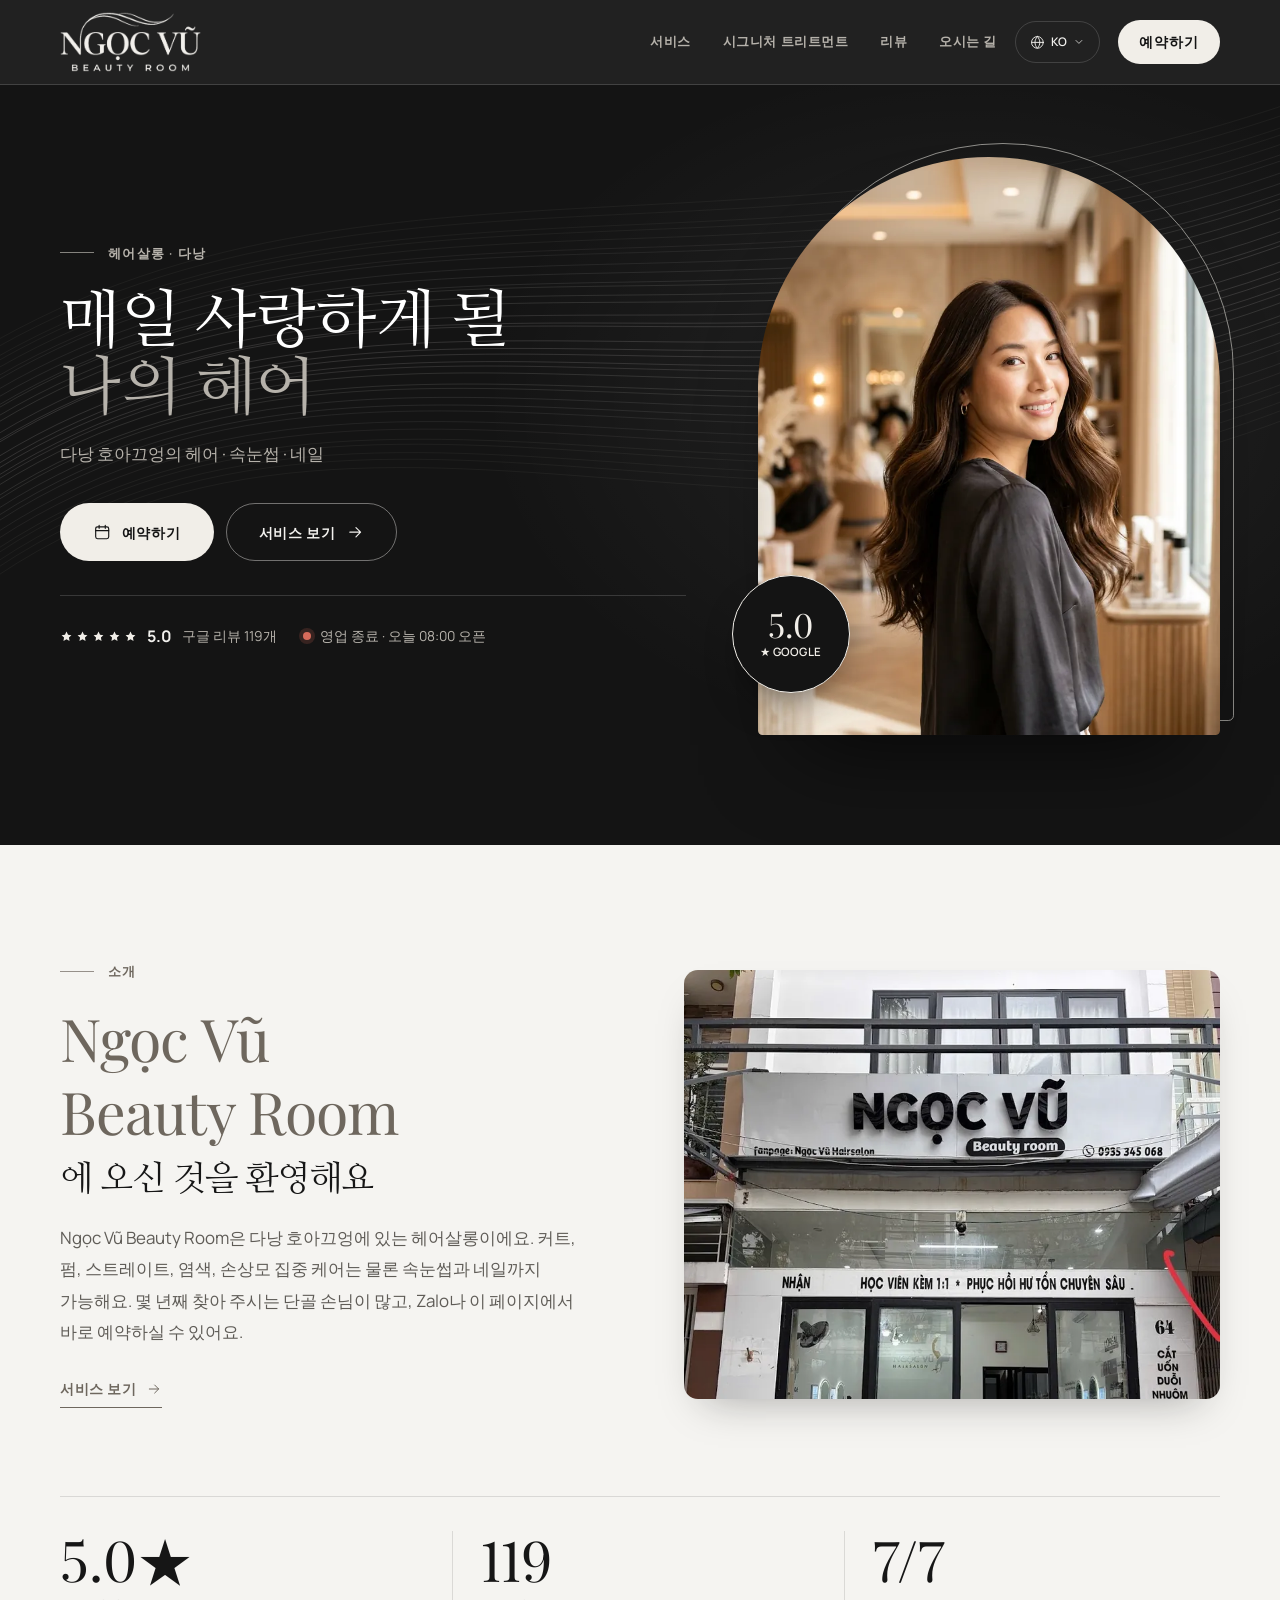
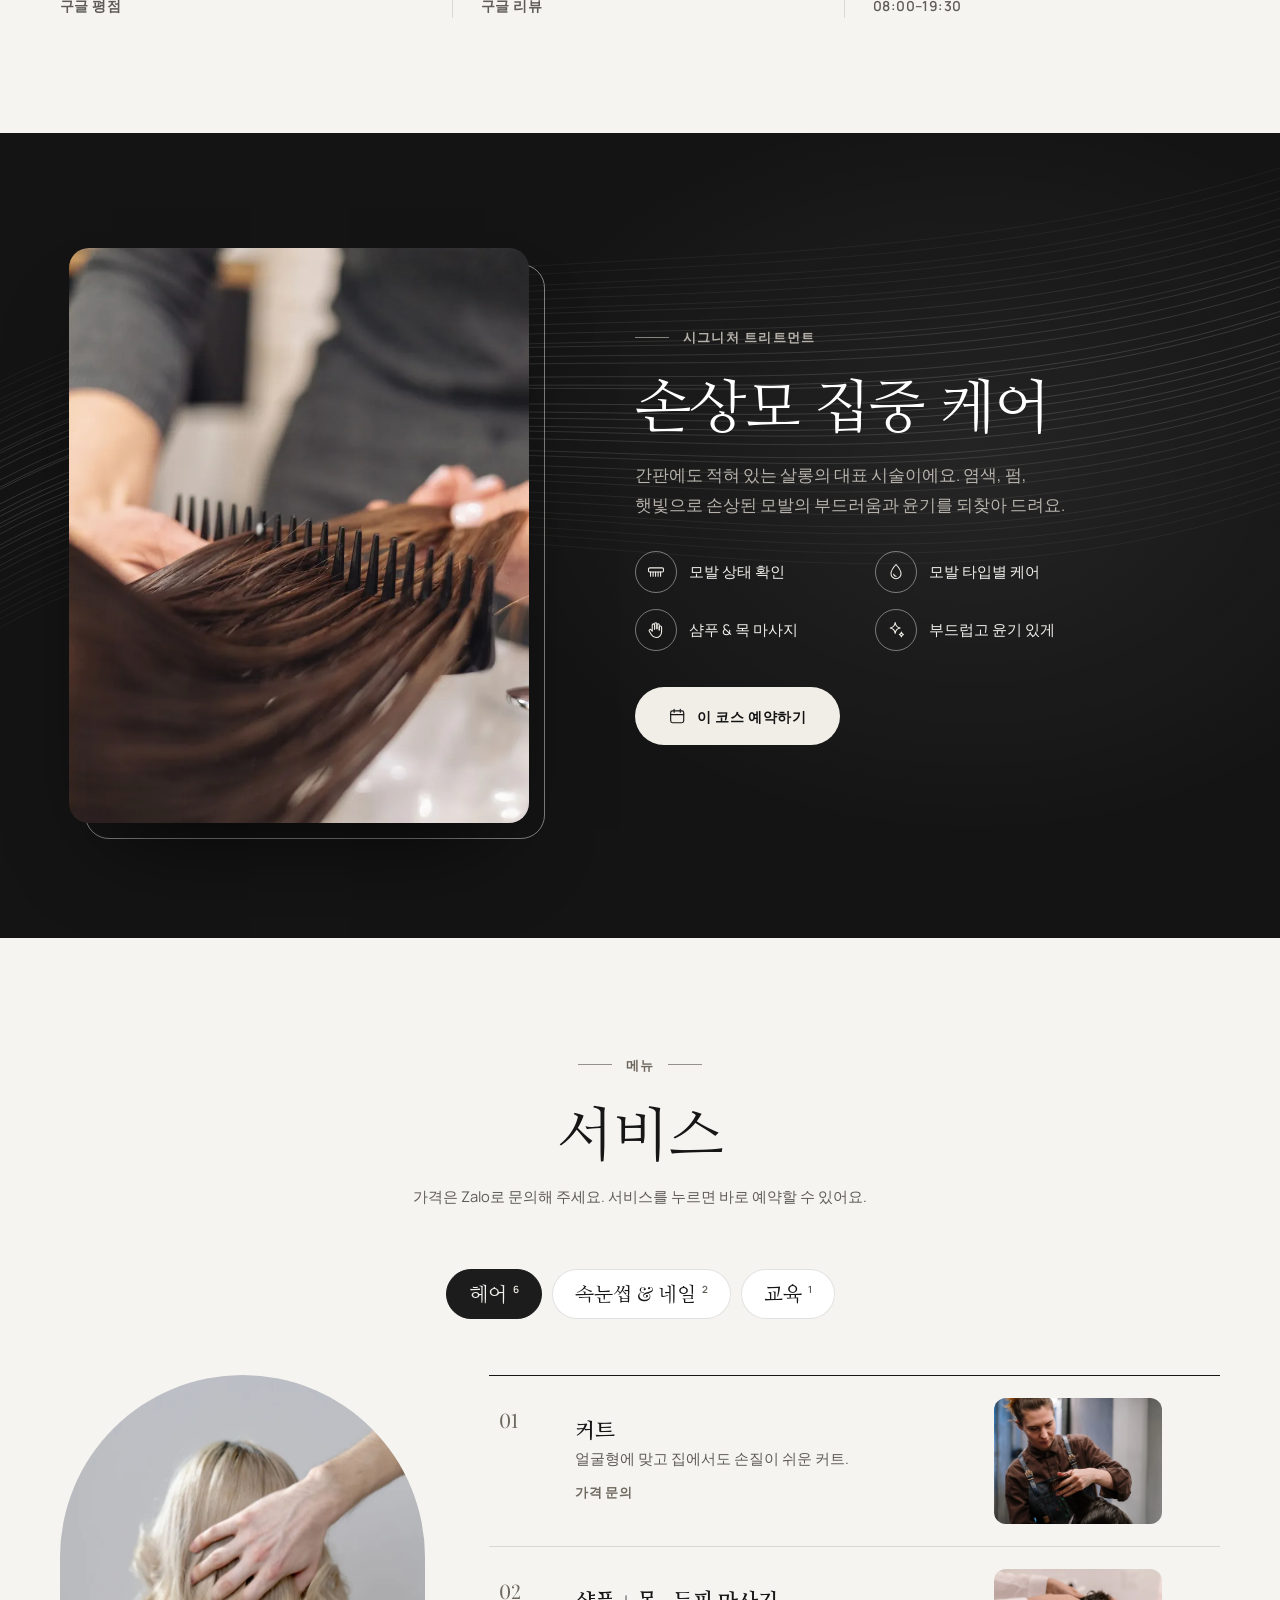
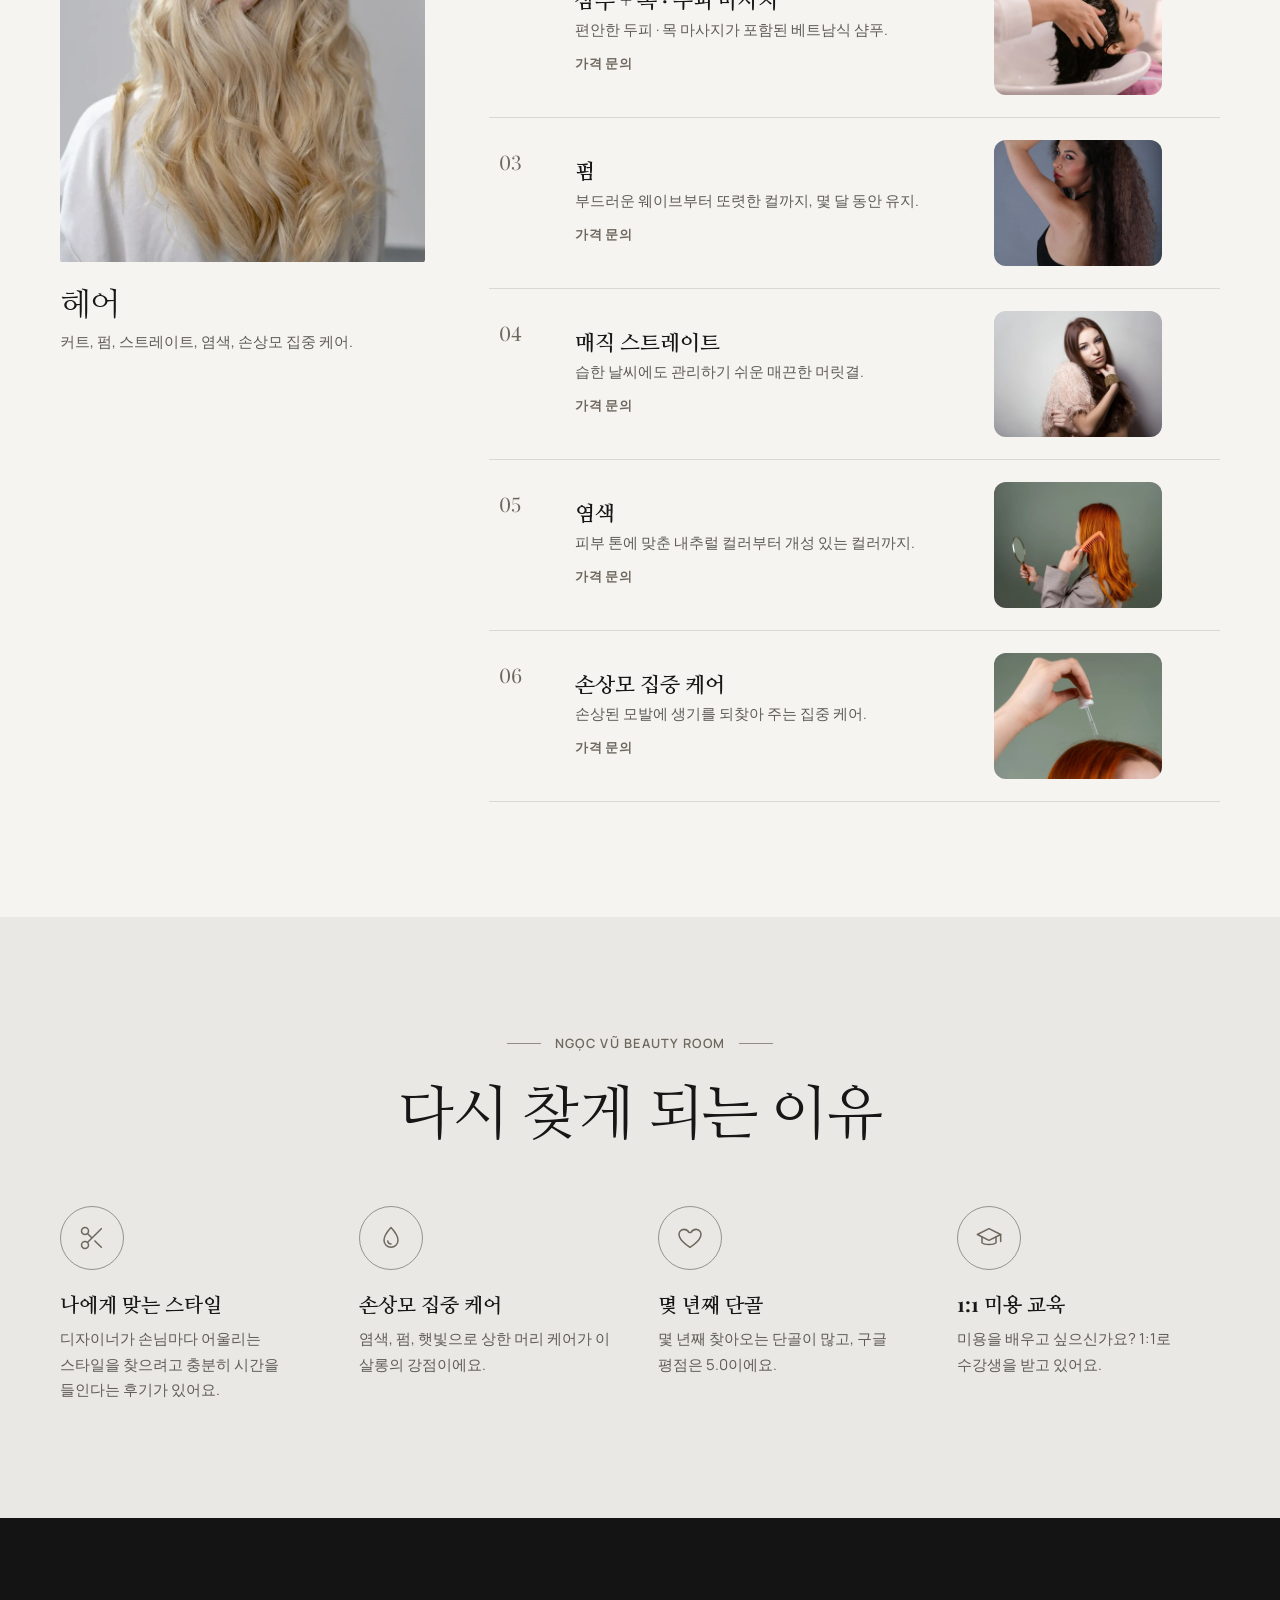
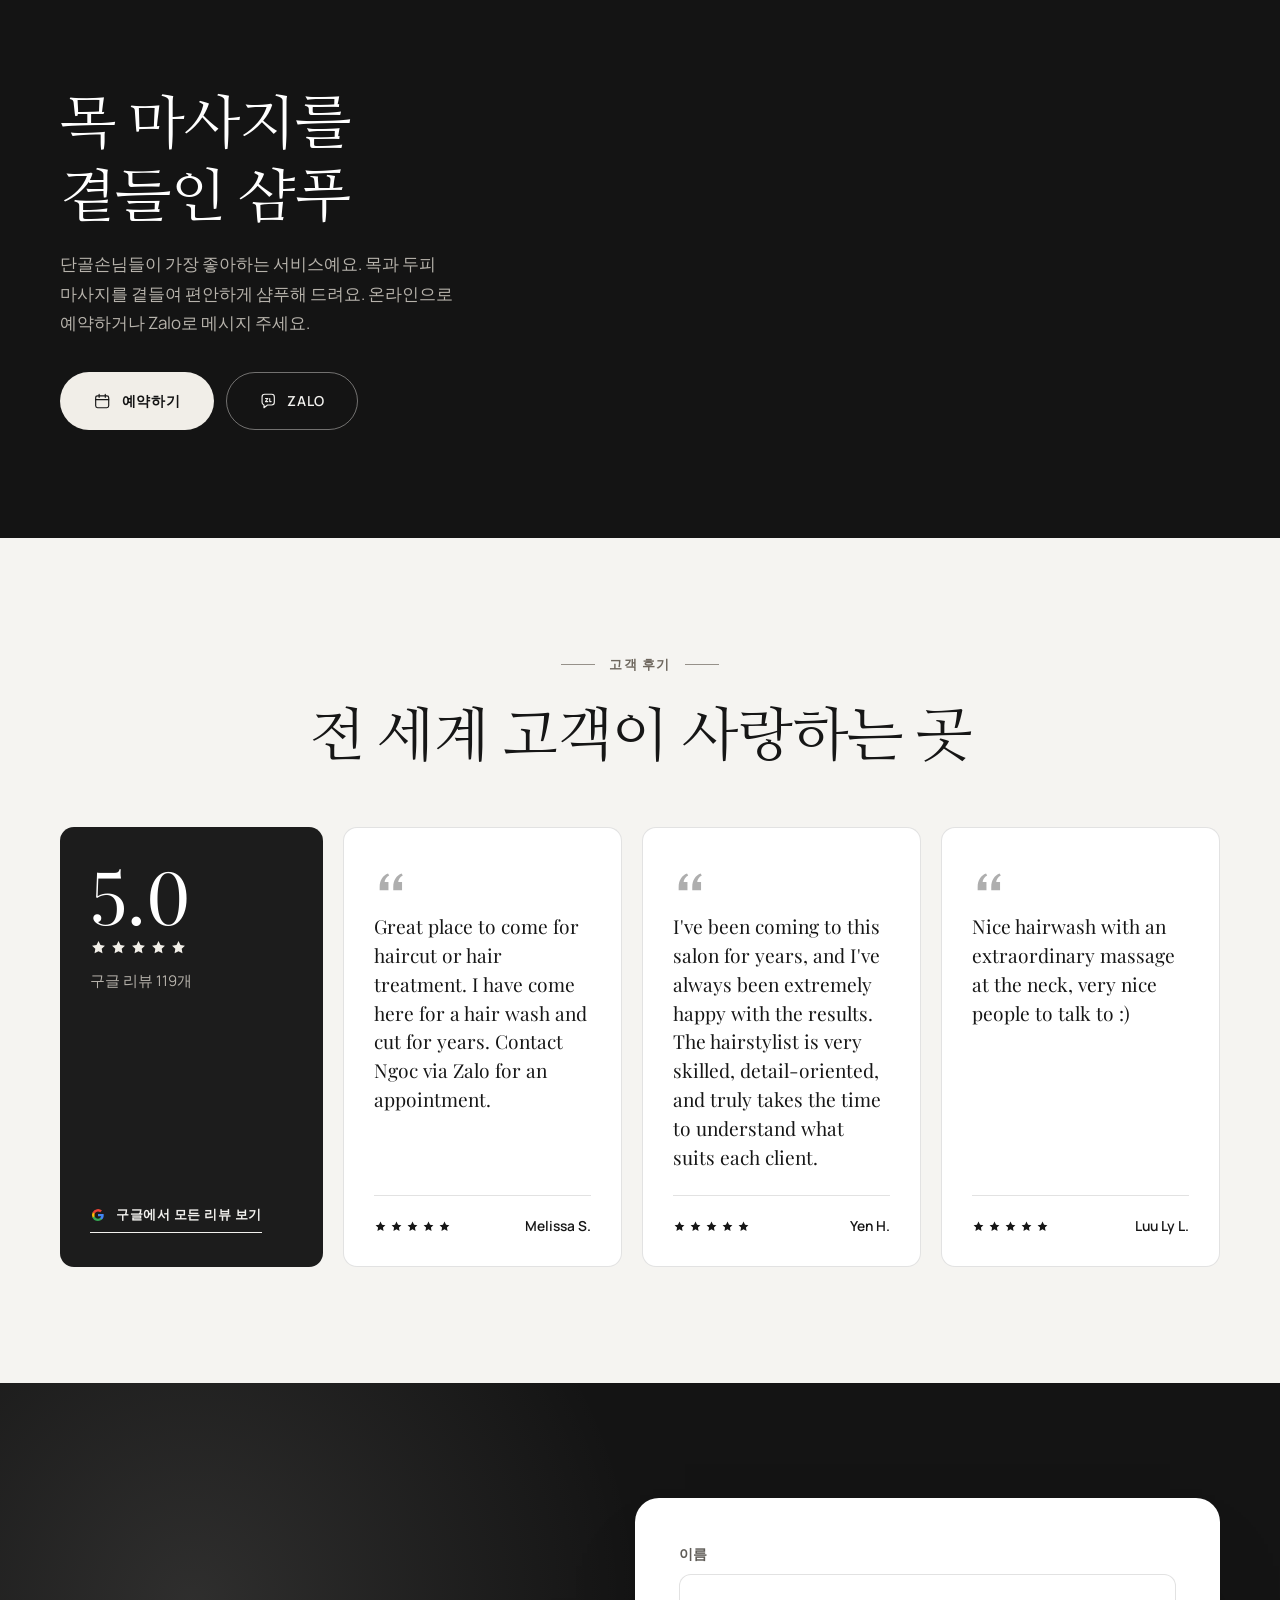
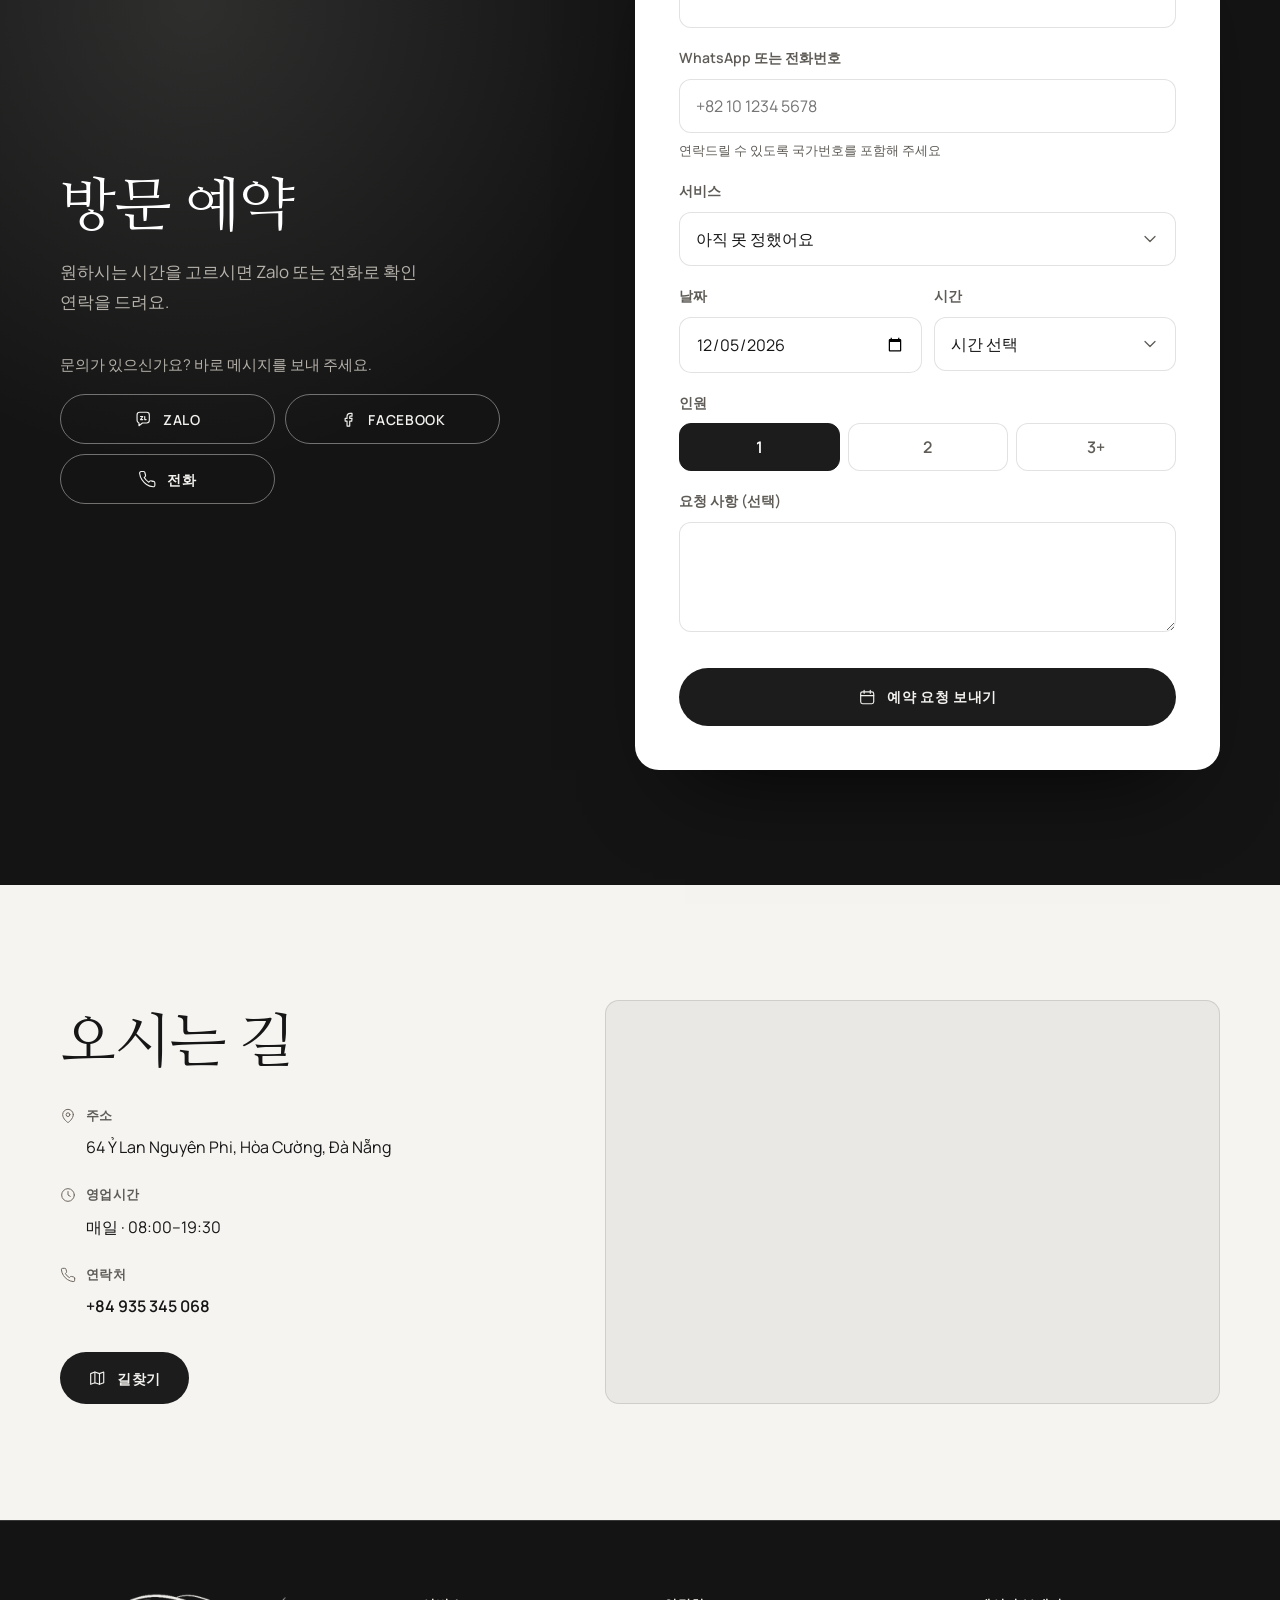
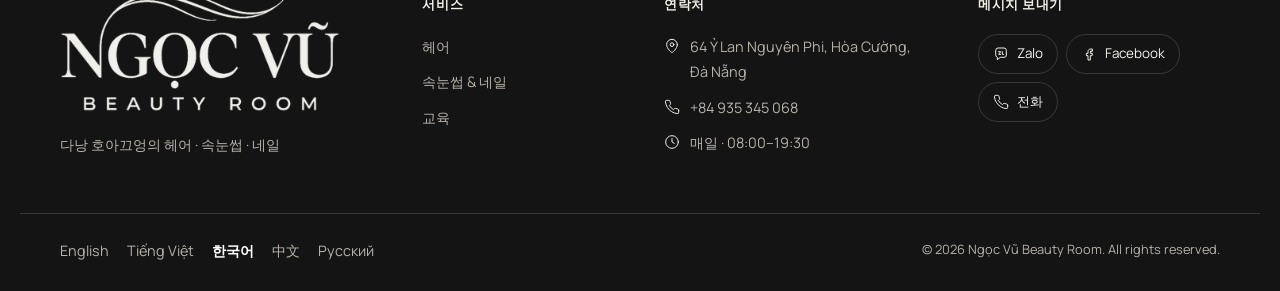
<file: ko/index.html>
<!doctype html>
<html lang="ko" class="v3 bg-strands t-mono">
<head>
<meta charset="utf-8">
<meta name="viewport" content="width=device-width, initial-scale=1, viewport-fit=cover">
<title>Ngọc Vũ Beauty Room · 헤어살롱 · 다낭</title>
<meta name="description" content="다낭 호아끄엉의 헤어 · 속눈썹 · 네일 · 5.0★ · 구글 리뷰 119개">
<meta name="robots" content="noindex,nofollow">
<link rel="canonical" href="https://romans7997.github.io/ngoc-vu-hair/ko/">
<link rel="alternate" hreflang="en" href="https://romans7997.github.io/ngoc-vu-hair/">
<link rel="alternate" hreflang="vi" href="https://romans7997.github.io/ngoc-vu-hair/vi/">
<link rel="alternate" hreflang="ko" href="https://romans7997.github.io/ngoc-vu-hair/ko/">
<link rel="alternate" hreflang="zh" href="https://romans7997.github.io/ngoc-vu-hair/zh/">
<link rel="alternate" hreflang="ru" href="https://romans7997.github.io/ngoc-vu-hair/ru/">
<link rel="alternate" hreflang="x-default" href="https://romans7997.github.io/ngoc-vu-hair/">
<meta property="og:type" content="website">
<meta property="og:title" content="Ngọc Vũ Beauty Room">
<meta property="og:description" content="다낭 호아끄엉의 헤어 · 속눈썹 · 네일">
<meta property="og:image" content="https://romans7997.github.io/ngoc-vu-hair/img/og.jpg"><meta name="theme-color" content="#1f150e">
<link rel="icon" href="../favicon.svg" type="image/svg+xml">
<link rel="preconnect" href="https://fonts.googleapis.com">
<link rel="preconnect" href="https://fonts.gstatic.com" crossorigin>
<link rel="stylesheet" href="https://fonts.googleapis.com/css2?family=Playfair+Display:ital,wght@0,400;0,500;0,600;1,400;1,500&amp;family=Manrope:wght@400;500;600;700&amp;family=Nanum+Myeongjo:wght@400;700&amp;display=swap">
<link rel="stylesheet" href="../assets/v3.css?v=10a3d009">
<style>:root{ --wood:#141414;--wood-2:#1c1c1c;--wood-3:#2b2b2b;--wood-rgb:20,20,20;--cream:#f5f4f1;--cream-2:#eae8e4;--paper:#ffffff;--ink:#161616;--ink-rgb:22,22,22;--muted:#5f5c57;--muted-strong:#4a4844;--line:rgba(22,22,22,.12);--gold:#f1eee8;--gold-hi:#ffffff;--gold-deep:#6e675e;--btn-ink:#141414;--gold-rgb:241,238,232;--glow-rgb:255,255,255;--glow2-rgb:120,120,120;--deep-rgb:22,22,22;--on-dark:#f2f1ee;--on-dark-muted:#b6b2ab;--on-dark-rgb:242,241,238;--line-dark:rgba(242,241,238,.16);--on-dark-head:#ffffff;--slat-rgb:255,255,255;--font-head:'Playfair Display',Georgia,serif;--font-num:'Playfair Display',Georgia,serif;--font-head-ru:'Playfair Display',Georgia,serif;--font-head-ko:'Playfair Display','Nanum Myeongjo',serif;--font-head-zh:'Playfair Display','Noto Serif SC',serif;--font-body:'Manrope','Apple SD Gothic Neo','Malgun Gothic','Noto Sans KR','PingFang SC','Microsoft YaHei','Noto Sans SC',system-ui,-apple-system,'Segoe UI',Roboto,sans-serif;--radius:14px }</style>
<script>document.documentElement.classList.add("js")</script>
<link rel="preload" as="image" href="../img/hero-928.webp" imagesrcset="../img/hero-800.webp 800w, ../img/hero-928.webp 928w" imagesizes="(min-width: 960px) 40vw, 100vw">
<script type="application/ld+json">{"@context": "https://schema.org", "@type": "HairSalon", "name": "Ngọc Vũ Beauty Room", "telephone": "+84935345068", "url": "https://romans7997.github.io/ngoc-vu-hair/ko/", "address": {"@type": "PostalAddress", "streetAddress": "64 Ỷ Lan Nguyên Phi, Hòa Cường, Đà Nẵng", "addressLocality": "Da Nang", "addressCountry": "VN"}, "openingHoursSpecification": [{"@type": "OpeningHoursSpecification", "dayOfWeek": "Monday", "opens": "08:00", "closes": "19:30"}, {"@type": "OpeningHoursSpecification", "dayOfWeek": "Tuesday", "opens": "08:00", "closes": "19:30"}, {"@type": "OpeningHoursSpecification", "dayOfWeek": "Wednesday", "opens": "08:00", "closes": "19:30"}, {"@type": "OpeningHoursSpecification", "dayOfWeek": "Thursday", "opens": "08:00", "closes": "19:30"}, {"@type": "OpeningHoursSpecification", "dayOfWeek": "Friday", "opens": "08:00", "closes": "19:30"}, {"@type": "OpeningHoursSpecification", "dayOfWeek": "Saturday", "opens": "08:00", "closes": "19:30"}, {"@type": "OpeningHoursSpecification", "dayOfWeek": "Sunday", "opens": "08:00", "closes": "19:30"}], "sameAs": ["https://www.facebook.com/share/zizKv9jR9bhix95x/", "https://www.google.com/maps/place/?q=place_id:ChIJFSICDgAZQjERq6g8MRtW8YA"], "priceRange": "₫₫", "image": "https://romans7997.github.io/ngoc-vu-hair/img/hero-928.webp"}</script>
</head>
<body>
<a class="skip" href="#main">본문으로 건너뛰기</a>

<header class="nav" id="top">
  <div class="wrap nav-inner">
    <a class="logo" href="#top" aria-label="Ngọc Vũ Beauty Room"><img class="logo-img" src="../logo-wide.png" alt="Ngọc Vũ Beauty Room" width="705" height="300"></a>
    <nav class="nav-links" aria-label="메뉴">
      <a href="#services">서비스</a>
<a href="#signature">시그니처 트리트먼트</a><a href="#reviews">리뷰</a>      <a href="#visit">오시는 길</a>
    </nav>
    <details class="lang">
      <summary aria-label="언어"><svg class="ic" viewBox="0 0 24 24" aria-hidden="true" focusable="false"><circle cx="12" cy="12" r="9.5"/><path d="M2.5 12h19M12 2.5c2.6 2.8 3.9 6 3.9 9.5S14.6 18.7 12 21.5C9.4 18.7 8.1 15.5 8.1 12S9.4 5.3 12 2.5z"/></svg><span>KO</span><svg class="ic chev" viewBox="0 0 24 24" aria-hidden="true" focusable="false"><path d="M6 9l6 6 6-6"/></svg></summary>
      <ul class="lang-menu">
<li><a href="../" hreflang="en" lang="en" data-lang="en">English</a></li>
<li><a href="../vi/" hreflang="vi" lang="vi" data-lang="vi">Tiếng Việt</a></li>
<li><a href="../ko/" hreflang="ko" lang="ko" data-lang="ko" aria-current="true">한국어</a></li>
<li><a href="../zh/" hreflang="zh" lang="zh" data-lang="zh">中文</a></li>
<li><a href="../ru/" hreflang="ru" lang="ru" data-lang="ru">Русский</a></li>
      </ul>
    </details>
<a class="btn btn-gold btn-sm nav-book" href="#book">예약하기</a>  </div>
</header>

<main id="main">
  <section class="hero">
    
    <div class="wrap hero-grid">
      <div class="hero-copy">
        <p class="eyebrow eyebrow-light">헤어살롱 · 다낭</p>
        <h1 class="hero-title"><span>매일 사랑하게 될</span> <em>나의 헤어</em></h1>
        <p class="hero-lead">다낭 호아끄엉의 헤어 · 속눈썹 · 네일</p>
        <div class="hero-cta">
<a class="btn btn-gold btn-lg" href="#book"><svg class="ic" viewBox="0 0 24 24" aria-hidden="true" focusable="false"><rect x="3.5" y="5" width="17" height="15.5" rx="2.5"/><path d="M8 3v4M16 3v4M3.5 10h17"/></svg><span>예약하기</span></a><a class="btn btn-line-light btn-lg" href="#services"><span>서비스 보기</span><svg class="ic" viewBox="0 0 24 24" aria-hidden="true" focusable="false"><path d="M5 12h14M13 6l6 6-6 6"/></svg></a>        </div>
        <div class="hero-meta">
<a class="hero-rating" href="https://www.google.com/maps/place/?q=place_id:ChIJFSICDgAZQjERq6g8MRtW8YA" target="_blank" rel="noopener"><span class="stars xs" role="img" aria-label="5.0 / 5"><svg class="st" viewBox="0 0 24 24" aria-hidden="true" focusable="false"><path class="fill" d="M12 2.8l2.8 5.8 6.3.9-4.6 4.4 1.1 6.3L12 17.2l-5.6 3 1.1-6.3L2.9 9.5l6.3-.9z"/></svg><svg class="st" viewBox="0 0 24 24" aria-hidden="true" focusable="false"><path class="fill" d="M12 2.8l2.8 5.8 6.3.9-4.6 4.4 1.1 6.3L12 17.2l-5.6 3 1.1-6.3L2.9 9.5l6.3-.9z"/></svg><svg class="st" viewBox="0 0 24 24" aria-hidden="true" focusable="false"><path class="fill" d="M12 2.8l2.8 5.8 6.3.9-4.6 4.4 1.1 6.3L12 17.2l-5.6 3 1.1-6.3L2.9 9.5l6.3-.9z"/></svg><svg class="st" viewBox="0 0 24 24" aria-hidden="true" focusable="false"><path class="fill" d="M12 2.8l2.8 5.8 6.3.9-4.6 4.4 1.1 6.3L12 17.2l-5.6 3 1.1-6.3L2.9 9.5l6.3-.9z"/></svg><svg class="st" viewBox="0 0 24 24" aria-hidden="true" focusable="false"><path class="fill" d="M12 2.8l2.8 5.8 6.3.9-4.6 4.4 1.1 6.3L12 17.2l-5.6 3 1.1-6.3L2.9 9.5l6.3-.9z"/></svg></span><strong>5.0</strong><span>구글 리뷰 119개</span></a><span id="open-status" class="open-status">매일 · 08:00–19:30</span>        </div>
      </div>
      <div class="hero-media">
        <div class="arch"><img src="../img/hero-928.webp" srcset="../img/hero-800.webp 800w, ../img/hero-928.webp 928w" sizes="(min-width: 960px) 40vw, 100vw" alt="" width="928" height="1152" fetchpriority="high" style="object-position:50% 30%"></div>
<div class="seal" aria-hidden="true"><span class="seal-big">5.0</span><span class="seal-small">★ Google</span></div>      </div>
    </div>
  </section>


  <section class="section intro" id="about">
    <div class="wrap">
      <div class="intro-grid">
        <div class="intro-copy">
          <p class="eyebrow">소개</p>
          <h2><em>Ngọc Vũ Beauty Room</em><span class="welcome-suffix">에 오신 것을 환영해요</span></h2>
<p class="lead">Ngọc Vũ Beauty Room은 다낭 호아끄엉에 있는 헤어살롱이에요. 커트, 펌, 스트레이트, 염색, 손상모 집중 케어는 물론 속눈썹과 네일까지 가능해요. 몇 년째 찾아 주시는 단골 손님이 많고, Zalo나 이 페이지에서 바로 예약하실 수 있어요.</p>          <a class="link-arrow" href="#services"><span>서비스 보기</span><svg class="ic" viewBox="0 0 24 24" aria-hidden="true" focusable="false"><path d="M5 12h14M13 6l6 6-6 6"/></svg></a>
        </div>
        <div class="intro-media"><img src="../img/about-960.webp" srcset="../img/about-800.webp 800w, ../img/about-960.webp 960w" sizes="(min-width: 960px) 42vw, 100vw" alt="" width="960" height="770" loading="lazy" decoding="async" style="object-position:50% 40%"></div>
      </div>
      <ul class="stats" style="--n:3">
<li><span class="stat-big">5.0★</span><span class="stat-small">구글 평점</span></li>
<li><span class="stat-big">119</span><span class="stat-small">구글 리뷰</span></li>
<li><span class="stat-big">7/7</span><span class="stat-small">08:00–19:30</span></li>
      </ul>
    </div>
  </section>

  <section class="section signature" id="signature">
    
    <div class="wrap sig-grid">
<div class="sig-media"><div class="sig-frame"><img src="../img/sig-1600.webp" srcset="../img/sig-800.webp 800w, ../img/sig-1600.webp 1600w" sizes="(min-width: 960px) 40vw, 100vw" alt="" width="1600" height="2400" loading="lazy" decoding="async" style="object-position:50% 40%"></div></div>      <div class="sig-copy">
        <p class="eyebrow eyebrow-light">시그니처 트리트먼트</p>
        <h2>손상모 집중 케어</h2>
<p class="sig-desc">간판에도 적혀 있는 살롱의 대표 시술이에요. 염색, 펌, 햇빛으로 손상된 모발의 부드러움과 윤기를 되찾아 드려요.</p>        <ul class="sig-incl" aria-label="구성">
<li><svg class="ic" viewBox="0 0 24 24" aria-hidden="true" focusable="false"><rect x="3" y="7" width="18" height="5" rx="1.5"/><path d="M5.5 12v5M8.5 12v5M11.5 12v5M14.5 12v5M17.5 12v5"/></svg><span>모발 상태 확인</span></li><li><svg class="ic" viewBox="0 0 24 24" aria-hidden="true" focusable="false"><path d="M12 3s6 6.4 6 11a6 6 0 0 1-12 0c0-4.6 6-11 6-11z"/><path d="M9.2 14.6a2.9 2.9 0 0 0 2.8 2.6"/></svg><span>모발 타입별 케어</span></li><li><svg class="ic" viewBox="0 0 24 24" aria-hidden="true" focusable="false"><path d="M7.5 12.5V6a1.4 1.4 0 0 1 2.8 0v5"/><path d="M10.3 10.5V4.6a1.4 1.4 0 0 1 2.8 0v5.9"/><path d="M13.1 10.5V5.8a1.4 1.4 0 0 1 2.8 0v6.2"/><path d="M15.9 12V8.6a1.4 1.4 0 0 1 2.8 0v5.2c0 4.1-2.8 7.2-6.6 7.2-2.6 0-4.3-1.2-5.6-3.3l-2.5-4.2a1.4 1.4 0 0 1 2.3-1.6l1.2 1.6"/></svg><span>샴푸 &amp; 목 마사지</span></li><li><svg class="ic" viewBox="0 0 24 24" aria-hidden="true" focusable="false"><path d="M11 3c.6 4.2 2.2 5.9 6 6.5-3.8.6-5.4 2.3-6 6.5-.6-4.2-2.2-5.9-6-6.5 3.8-.6 5.4-2.3 6-6.5z"/><path d="M18.5 14.5c.3 1.8 1 2.6 2.5 2.9-1.5.3-2.2 1.1-2.5 2.9-.3-1.8-1-2.6-2.5-2.9 1.5-.3 2.2-1.1 2.5-2.9z"/></svg><span>부드럽고 윤기 있게</span></li>        </ul>
<a class="btn btn-gold btn-lg" href="#book" data-service="s0-5"><svg class="ic" viewBox="0 0 24 24" aria-hidden="true" focusable="false"><rect x="3.5" y="5" width="17" height="15.5" rx="2.5"/><path d="M8 3v4M16 3v4M3.5 10h17"/></svg><span>이 코스 예약하기</span></a>      </div>
    </div>
  </section>


  <section class="section menu-sec" id="services">
    <div class="wrap">
      <header class="section-head center">
        <p class="eyebrow">메뉴</p>
        <h2>서비스</h2>
        <p class="section-note">가격은 Zalo로 문의해 주세요. 서비스를 누르면 바로 예약할 수 있어요.</p>
      </header>
      <div class="tabs" role="tablist" aria-label="서비스">
<button type="button" role="tab" id="tab-cat0" aria-controls="cat0" aria-selected="true">헤어<sup>6</sup></button><button type="button" role="tab" id="tab-cat1" aria-controls="cat1" aria-selected="false" tabindex="-1">속눈썹 &amp; 네일<sup>2</sup></button><button type="button" role="tab" id="tab-cat2" aria-controls="cat2" aria-selected="false" tabindex="-1">교육<sup>1</sup></button>      </div>
      <div class="panel is-active" id="cat0" role="tabpanel" aria-labelledby="tab-cat0">
        <div class="panel-media">
<div class="panel-img"><img src="../img/c0-1600.webp" srcset="../img/c0-800.webp 800w, ../img/c0-1600.webp 1600w" sizes="(min-width: 960px) 30vw, 140px" alt="" width="1600" height="2399" fetchpriority="high" style="object-position:50% 30%"></div>          <h3 class="panel-title">헤어</h3>
<p class="panel-desc">커트, 펌, 스트레이트, 염색, 손상모 집중 케어.</p>        </div>
        <div class="panel-list">
          <div class="mr">
            <a class="mr-row" href="#book" data-service="s0-0">
              <span class="mr-num">01</span>
<span class="mr-img"><img src="../img/m0-0-1600.webp" srcset="../img/m0-0-800.webp 800w, ../img/m0-0-1600.webp 1600w" sizes="(min-width: 960px) 160px, 96px" alt="" width="1600" height="2400" loading="lazy" decoding="async" style="object-position:50% 40%"></span>              <span class="mr-body"><span class="mr-name">커트</span><small>얼굴형에 맞고 집에서도 손질이 쉬운 커트.</small><em class="mr-ask">가격 문의</em></span>
              <span class="mt-go"><svg class="ic" viewBox="0 0 24 24" aria-hidden="true" focusable="false"><path d="M5 12h14M13 6l6 6-6 6"/></svg></span>
            </a>
            <a class="mr-row" href="#book" data-service="s0-1">
              <span class="mr-num">02</span>
<span class="mr-img"><img src="../img/m0-1-1600.webp" srcset="../img/m0-1-800.webp 800w, ../img/m0-1-1600.webp 1600w" sizes="(min-width: 960px) 160px, 96px" alt="" width="1600" height="1067" loading="lazy" decoding="async" style="object-position:50% 40%"></span>              <span class="mr-body"><span class="mr-name">샴푸 + 목 · 두피 마사지</span><small>편안한 두피 · 목 마사지가 포함된 베트남식 샴푸.</small><em class="mr-ask">가격 문의</em></span>
              <span class="mt-go"><svg class="ic" viewBox="0 0 24 24" aria-hidden="true" focusable="false"><path d="M5 12h14M13 6l6 6-6 6"/></svg></span>
            </a>
            <a class="mr-row" href="#book" data-service="s0-2">
              <span class="mr-num">03</span>
<span class="mr-img"><img src="../img/m0-2-1600.webp" srcset="../img/m0-2-800.webp 800w, ../img/m0-2-1600.webp 1600w" sizes="(min-width: 960px) 160px, 96px" alt="" width="1600" height="2400" loading="lazy" decoding="async" style="object-position:50% 40%"></span>              <span class="mr-body"><span class="mr-name">펌</span><small>부드러운 웨이브부터 또렷한 컬까지, 몇 달 동안 유지.</small><em class="mr-ask">가격 문의</em></span>
              <span class="mt-go"><svg class="ic" viewBox="0 0 24 24" aria-hidden="true" focusable="false"><path d="M5 12h14M13 6l6 6-6 6"/></svg></span>
            </a>
            <a class="mr-row" href="#book" data-service="s0-3">
              <span class="mr-num">04</span>
<span class="mr-img"><img src="../img/m0-3-1600.webp" srcset="../img/m0-3-800.webp 800w, ../img/m0-3-1600.webp 1600w" sizes="(min-width: 960px) 160px, 96px" alt="" width="1600" height="1067" loading="lazy" decoding="async" style="object-position:50% 40%"></span>              <span class="mr-body"><span class="mr-name">매직 스트레이트</span><small>습한 날씨에도 관리하기 쉬운 매끈한 머릿결.</small><em class="mr-ask">가격 문의</em></span>
              <span class="mt-go"><svg class="ic" viewBox="0 0 24 24" aria-hidden="true" focusable="false"><path d="M5 12h14M13 6l6 6-6 6"/></svg></span>
            </a>
            <a class="mr-row" href="#book" data-service="s0-4">
              <span class="mr-num">05</span>
<span class="mr-img"><img src="../img/m0-4-1600.webp" srcset="../img/m0-4-800.webp 800w, ../img/m0-4-1600.webp 1600w" sizes="(min-width: 960px) 160px, 96px" alt="" width="1600" height="1067" loading="lazy" decoding="async" style="object-position:50% 40%"></span>              <span class="mr-body"><span class="mr-name">염색</span><small>피부 톤에 맞춘 내추럴 컬러부터 개성 있는 컬러까지.</small><em class="mr-ask">가격 문의</em></span>
              <span class="mt-go"><svg class="ic" viewBox="0 0 24 24" aria-hidden="true" focusable="false"><path d="M5 12h14M13 6l6 6-6 6"/></svg></span>
            </a>
            <a class="mr-row" href="#book" data-service="s0-5">
              <span class="mr-num">06</span>
<span class="mr-img"><img src="../img/m0-5-1600.webp" srcset="../img/m0-5-800.webp 800w, ../img/m0-5-1600.webp 1600w" sizes="(min-width: 960px) 160px, 96px" alt="" width="1600" height="1067" loading="lazy" decoding="async" style="object-position:50% 40%"></span>              <span class="mr-body"><span class="mr-name">손상모 집중 케어</span><small>손상된 모발에 생기를 되찾아 주는 집중 케어.</small><em class="mr-ask">가격 문의</em></span>
              <span class="mt-go"><svg class="ic" viewBox="0 0 24 24" aria-hidden="true" focusable="false"><path d="M5 12h14M13 6l6 6-6 6"/></svg></span>
            </a>
          </div>
        </div>
      </div>
      <div class="panel" id="cat1" role="tabpanel" aria-labelledby="tab-cat1">
        <div class="panel-media">
<div class="panel-img"><img src="../img/c1-1600.webp" srcset="../img/c1-800.webp 800w, ../img/c1-1600.webp 1600w" sizes="(min-width: 960px) 30vw, 140px" alt="" width="1600" height="2400" loading="lazy" decoding="async" style="object-position:50% 40%"></div>          <h3 class="panel-title">속눈썹 &amp; 네일</h3>
<p class="panel-desc">헤어 시술하러 오신 김에 속눈썹과 네일까지.</p>        </div>
        <div class="panel-list">
          <div class="mr">
            <a class="mr-row" href="#book" data-service="s1-0">
              <span class="mr-num">01</span>
<span class="mr-img"><img src="../img/m1-0-1600.webp" srcset="../img/m1-0-800.webp 800w, ../img/m1-0-1600.webp 1600w" sizes="(min-width: 960px) 160px, 96px" alt="" width="1600" height="2400" loading="lazy" decoding="async" style="object-position:50% 40%"></span>              <span class="mr-body"><span class="mr-name">속눈썹 시술</span><small>클래식 · 내추럴 · 하이브리드, 가볍고 편안한 착용감.</small><em class="mr-ask">가격 문의</em></span>
              <span class="mt-go"><svg class="ic" viewBox="0 0 24 24" aria-hidden="true" focusable="false"><path d="M5 12h14M13 6l6 6-6 6"/></svg></span>
            </a>
            <a class="mr-row" href="#book" data-service="s1-1">
              <span class="mr-num">02</span>
<span class="mr-img"><img src="../img/m1-1-1600.webp" srcset="../img/m1-1-800.webp 800w, ../img/m1-1-1600.webp 1600w" sizes="(min-width: 960px) 160px, 96px" alt="" width="1600" height="2400" loading="lazy" decoding="async" style="object-position:50% 40%"></span>              <span class="mr-body"><span class="mr-name">네일</span><small>매니큐어, 페디큐어, 젤네일까지 한 번에.</small><em class="mr-ask">가격 문의</em></span>
              <span class="mt-go"><svg class="ic" viewBox="0 0 24 24" aria-hidden="true" focusable="false"><path d="M5 12h14M13 6l6 6-6 6"/></svg></span>
            </a>
          </div>
        </div>
      </div>
      <div class="panel" id="cat2" role="tabpanel" aria-labelledby="tab-cat2">
        <div class="panel-media">
<div class="panel-img"><img src="../img/c2-1600.webp" srcset="../img/c2-800.webp 800w, ../img/c2-1600.webp 1600w" sizes="(min-width: 960px) 30vw, 140px" alt="" width="1600" height="2844" loading="lazy" decoding="async" style="object-position:50% 35%"></div>          <h3 class="panel-title">교육</h3>
<p class="panel-desc">살롱에서 실습하며 배우는 1:1 미용 교육.</p>        </div>
        <div class="panel-list">
          <div class="mr">
            <a class="mr-row" href="#book" data-service="s2-0">
              <span class="mr-num">01</span>
<span class="mr-img"><img src="../img/m2-0-1600.webp" srcset="../img/m2-0-800.webp 800w, ../img/m2-0-1600.webp 1600w" sizes="(min-width: 960px) 160px, 96px" alt="" width="1600" height="2400" loading="lazy" decoding="async" style="object-position:50% 40%"></span>              <span class="mr-body"><span class="mr-name">1:1 미용 교육</span><small>1:1로 차근차근, 실습과 함께 배우는 미용 교육.</small><em class="mr-ask">가격 문의</em></span>
              <span class="mt-go"><svg class="ic" viewBox="0 0 24 24" aria-hidden="true" focusable="false"><path d="M5 12h14M13 6l6 6-6 6"/></svg></span>
            </a>
          </div>
        </div>
      </div>
    </div>
  </section>



  <section class="section features">
    <div class="wrap">
      <header class="section-head center"><p class="eyebrow">Ngọc Vũ Beauty Room</p><h2>다시 찾게 되는 이유</h2></header>
      <ul class="feat-grid">
<li><span class="feat-ic"><svg class="ic" viewBox="0 0 24 24" aria-hidden="true" focusable="false"><circle cx="6" cy="6" r="3"/><circle cx="6" cy="18" r="3"/><path d="M20 4 8.1 15.9M14.5 14.5 20 20M8.1 8.1 12 12"/></svg></span><h3>나에게 맞는 스타일</h3><p>디자이너가 손님마다 어울리는 스타일을 찾으려고 충분히 시간을 들인다는 후기가 있어요.</p></li>
<li><span class="feat-ic"><svg class="ic" viewBox="0 0 24 24" aria-hidden="true" focusable="false"><path d="M12 3s6 6.4 6 11a6 6 0 0 1-12 0c0-4.6 6-11 6-11z"/><path d="M9.2 14.6a2.9 2.9 0 0 0 2.8 2.6"/></svg></span><h3>손상모 집중 케어</h3><p>염색, 펌, 햇빛으로 상한 머리 케어가 이 살롱의 강점이에요.</p></li>
<li><span class="feat-ic"><svg class="ic" viewBox="0 0 24 24" aria-hidden="true" focusable="false"><path d="M12 20s-7.4-4.5-9.1-9.2C1.7 7.5 3.7 4.6 6.8 4.6c2.1 0 3.6 1.2 4.3 2.7h1.8c.7-1.5 2.2-2.7 4.3-2.7 3.1 0 5.1 2.9 3.9 6.2C19.4 15.5 12 20 12 20z"/></svg></span><h3>몇 년째 단골</h3><p>몇 년째 찾아오는 단골이 많고, 구글 평점은 5.0이에요.</p></li>
<li><span class="feat-ic"><svg class="ic" viewBox="0 0 24 24" aria-hidden="true" focusable="false"><path d="M2 9l10-5 10 5-10 5z"/><path d="M6 11v5c2 2 10 2 12 0v-5"/><path d="M22 9v6"/></svg></span><h3>1:1 미용 교육</h3><p>미용을 배우고 싶으신가요? 1:1로 수강생을 받고 있어요.</p></li>
      </ul>
    </div>
  </section>

  <section class="band">
    <picture><source media="(max-width: 759px)" srcset="../img/bandm-800.webp 800w, ../img/bandm-1600.webp 1600w" sizes="100vw"><img class="band-img" src="../img/band-1600.webp" srcset="../img/band-800.webp 800w, ../img/band-1600.webp 1600w" sizes="100vw" alt="" width="1600" height="1067" loading="lazy" decoding="async"></picture>
    <div class="wrap band-inner">
      <h2>목 마사지를 곁들인 샴푸</h2>
      <p>단골손님들이 가장 좋아하는 서비스예요. 목과 두피 마사지를 곁들여 편안하게 샴푸해 드려요. 온라인으로 예약하거나 Zalo로 메시지 주세요.</p>
      <div class="band-cta">
<a class="btn btn-gold btn-lg" href="#book"><svg class="ic" viewBox="0 0 24 24" aria-hidden="true" focusable="false"><rect x="3.5" y="5" width="17" height="15.5" rx="2.5"/><path d="M8 3v4M16 3v4M3.5 10h17"/></svg><span>예약하기</span></a><a class="btn btn-line-light btn-lg" href="https://zalo.me/0935345068" target="_blank" rel="noopener"><svg class="ic" viewBox="0 0 24 24" aria-hidden="true" focusable="false"><path d="M4 6.5A3.5 3.5 0 0 1 7.5 3h9A3.5 3.5 0 0 1 20 6.5v7a3.5 3.5 0 0 1-3.5 3.5H11l-4.5 3.5V17A3.5 3.5 0 0 1 4 13.5z"/><path d="M8.5 8.5h3l-3 4h3M14 8.5v4h1.8"/></svg><span>Zalo</span></a>      </div>
    </div>
  </section>

  <section class="section reviews" id="reviews">
    <div class="wrap">
      <header class="section-head center"><p class="eyebrow">고객 후기</p><h2>전 세계 고객이 사랑하는 곳</h2></header>
      <div class="rv-grid">
        <div class="rv-sum">
          <span class="rv-num">5.0</span>
          <div class="rv-sum-txt">
            <span class="stars" role="img" aria-label="5.0 / 5"><svg class="st" viewBox="0 0 24 24" aria-hidden="true" focusable="false"><path class="fill" d="M12 2.8l2.8 5.8 6.3.9-4.6 4.4 1.1 6.3L12 17.2l-5.6 3 1.1-6.3L2.9 9.5l6.3-.9z"/></svg><svg class="st" viewBox="0 0 24 24" aria-hidden="true" focusable="false"><path class="fill" d="M12 2.8l2.8 5.8 6.3.9-4.6 4.4 1.1 6.3L12 17.2l-5.6 3 1.1-6.3L2.9 9.5l6.3-.9z"/></svg><svg class="st" viewBox="0 0 24 24" aria-hidden="true" focusable="false"><path class="fill" d="M12 2.8l2.8 5.8 6.3.9-4.6 4.4 1.1 6.3L12 17.2l-5.6 3 1.1-6.3L2.9 9.5l6.3-.9z"/></svg><svg class="st" viewBox="0 0 24 24" aria-hidden="true" focusable="false"><path class="fill" d="M12 2.8l2.8 5.8 6.3.9-4.6 4.4 1.1 6.3L12 17.2l-5.6 3 1.1-6.3L2.9 9.5l6.3-.9z"/></svg><svg class="st" viewBox="0 0 24 24" aria-hidden="true" focusable="false"><path class="fill" d="M12 2.8l2.8 5.8 6.3.9-4.6 4.4 1.1 6.3L12 17.2l-5.6 3 1.1-6.3L2.9 9.5l6.3-.9z"/></svg></span>
            <p>구글 리뷰 119개</p>
<a class="link-arrow" href="https://www.google.com/maps/place/?q=place_id:ChIJFSICDgAZQjERq6g8MRtW8YA" target="_blank" rel="noopener"><svg class="ic g" viewBox="0 0 24 24" aria-hidden="true" focusable="false"><path d="M20.6 12.2c0-.6-.1-1.2-.2-1.8H12v3.4h4.8a4.1 4.1 0 0 1-1.8 2.7v2.2h2.9c1.7-1.6 2.7-3.9 2.7-6.5z" class="fill g1"/><path d="M12 21c2.4 0 4.5-.8 5.9-2.2L15 16.6c-.8.5-1.8.9-3 .9-2.3 0-4.3-1.6-5-3.7H4v2.3A9 9 0 0 0 12 21z" class="fill g2"/><path d="M7 13.8a5.4 5.4 0 0 1 0-3.5V8H4a9 9 0 0 0 0 8.1z" class="fill g3"/><path d="M12 6.6c1.3 0 2.5.5 3.4 1.3l2.6-2.6A9 9 0 0 0 4 8l3 2.3c.7-2.1 2.7-3.7 5-3.7z" class="fill g4"/></svg><span>구글에서 모든 리뷰 보기</span></a>          </div>
        </div>
        <div class="rv-list">
        <figure class="rv">
          <svg class="ic rv-q" viewBox="0 0 24 24" aria-hidden="true" focusable="false"><path class="fill" d="M4 17.5c0-4.6 2.3-8 5.9-9.4l.8 1.5c-2 1.1-3.1 2.8-3.2 4.6h2.7V20H4zm9.6 0c0-4.6 2.3-8 5.9-9.4l.8 1.5c-2 1.1-3.1 2.8-3.2 4.6h2.7V20h-6.2z"/></svg>
          <blockquote lang="en">Great place to come for haircut or hair treatment. I have come here for a hair wash and cut for years. Contact Ngoc via Zalo for an appointment.</blockquote>
          <figcaption><span class="stars xs" role="img" aria-label="5 / 5"><svg class="st" viewBox="0 0 24 24" aria-hidden="true" focusable="false"><path class="fill" d="M12 2.8l2.8 5.8 6.3.9-4.6 4.4 1.1 6.3L12 17.2l-5.6 3 1.1-6.3L2.9 9.5l6.3-.9z"/></svg><svg class="st" viewBox="0 0 24 24" aria-hidden="true" focusable="false"><path class="fill" d="M12 2.8l2.8 5.8 6.3.9-4.6 4.4 1.1 6.3L12 17.2l-5.6 3 1.1-6.3L2.9 9.5l6.3-.9z"/></svg><svg class="st" viewBox="0 0 24 24" aria-hidden="true" focusable="false"><path class="fill" d="M12 2.8l2.8 5.8 6.3.9-4.6 4.4 1.1 6.3L12 17.2l-5.6 3 1.1-6.3L2.9 9.5l6.3-.9z"/></svg><svg class="st" viewBox="0 0 24 24" aria-hidden="true" focusable="false"><path class="fill" d="M12 2.8l2.8 5.8 6.3.9-4.6 4.4 1.1 6.3L12 17.2l-5.6 3 1.1-6.3L2.9 9.5l6.3-.9z"/></svg><svg class="st" viewBox="0 0 24 24" aria-hidden="true" focusable="false"><path class="fill" d="M12 2.8l2.8 5.8 6.3.9-4.6 4.4 1.1 6.3L12 17.2l-5.6 3 1.1-6.3L2.9 9.5l6.3-.9z"/></svg></span><span>Melissa S.</span></figcaption>
        </figure>
        <figure class="rv">
          <svg class="ic rv-q" viewBox="0 0 24 24" aria-hidden="true" focusable="false"><path class="fill" d="M4 17.5c0-4.6 2.3-8 5.9-9.4l.8 1.5c-2 1.1-3.1 2.8-3.2 4.6h2.7V20H4zm9.6 0c0-4.6 2.3-8 5.9-9.4l.8 1.5c-2 1.1-3.1 2.8-3.2 4.6h2.7V20h-6.2z"/></svg>
          <blockquote lang="en">I&#39;ve been coming to this salon for years, and I&#39;ve always been extremely happy with the results. The hairstylist is very skilled, detail-oriented, and truly takes the time to understand what suits each client.</blockquote>
          <figcaption><span class="stars xs" role="img" aria-label="5 / 5"><svg class="st" viewBox="0 0 24 24" aria-hidden="true" focusable="false"><path class="fill" d="M12 2.8l2.8 5.8 6.3.9-4.6 4.4 1.1 6.3L12 17.2l-5.6 3 1.1-6.3L2.9 9.5l6.3-.9z"/></svg><svg class="st" viewBox="0 0 24 24" aria-hidden="true" focusable="false"><path class="fill" d="M12 2.8l2.8 5.8 6.3.9-4.6 4.4 1.1 6.3L12 17.2l-5.6 3 1.1-6.3L2.9 9.5l6.3-.9z"/></svg><svg class="st" viewBox="0 0 24 24" aria-hidden="true" focusable="false"><path class="fill" d="M12 2.8l2.8 5.8 6.3.9-4.6 4.4 1.1 6.3L12 17.2l-5.6 3 1.1-6.3L2.9 9.5l6.3-.9z"/></svg><svg class="st" viewBox="0 0 24 24" aria-hidden="true" focusable="false"><path class="fill" d="M12 2.8l2.8 5.8 6.3.9-4.6 4.4 1.1 6.3L12 17.2l-5.6 3 1.1-6.3L2.9 9.5l6.3-.9z"/></svg><svg class="st" viewBox="0 0 24 24" aria-hidden="true" focusable="false"><path class="fill" d="M12 2.8l2.8 5.8 6.3.9-4.6 4.4 1.1 6.3L12 17.2l-5.6 3 1.1-6.3L2.9 9.5l6.3-.9z"/></svg></span><span>Yen H.</span></figcaption>
        </figure>
        <figure class="rv">
          <svg class="ic rv-q" viewBox="0 0 24 24" aria-hidden="true" focusable="false"><path class="fill" d="M4 17.5c0-4.6 2.3-8 5.9-9.4l.8 1.5c-2 1.1-3.1 2.8-3.2 4.6h2.7V20H4zm9.6 0c0-4.6 2.3-8 5.9-9.4l.8 1.5c-2 1.1-3.1 2.8-3.2 4.6h2.7V20h-6.2z"/></svg>
          <blockquote lang="en">Nice hairwash with an extraordinary massage at the neck, very nice people to talk to :)</blockquote>
          <figcaption><span class="stars xs" role="img" aria-label="5 / 5"><svg class="st" viewBox="0 0 24 24" aria-hidden="true" focusable="false"><path class="fill" d="M12 2.8l2.8 5.8 6.3.9-4.6 4.4 1.1 6.3L12 17.2l-5.6 3 1.1-6.3L2.9 9.5l6.3-.9z"/></svg><svg class="st" viewBox="0 0 24 24" aria-hidden="true" focusable="false"><path class="fill" d="M12 2.8l2.8 5.8 6.3.9-4.6 4.4 1.1 6.3L12 17.2l-5.6 3 1.1-6.3L2.9 9.5l6.3-.9z"/></svg><svg class="st" viewBox="0 0 24 24" aria-hidden="true" focusable="false"><path class="fill" d="M12 2.8l2.8 5.8 6.3.9-4.6 4.4 1.1 6.3L12 17.2l-5.6 3 1.1-6.3L2.9 9.5l6.3-.9z"/></svg><svg class="st" viewBox="0 0 24 24" aria-hidden="true" focusable="false"><path class="fill" d="M12 2.8l2.8 5.8 6.3.9-4.6 4.4 1.1 6.3L12 17.2l-5.6 3 1.1-6.3L2.9 9.5l6.3-.9z"/></svg><svg class="st" viewBox="0 0 24 24" aria-hidden="true" focusable="false"><path class="fill" d="M12 2.8l2.8 5.8 6.3.9-4.6 4.4 1.1 6.3L12 17.2l-5.6 3 1.1-6.3L2.9 9.5l6.3-.9z"/></svg></span><span>Luu Ly L.</span></figcaption>
        </figure>
        </div>
      </div>
    </div>
  </section>


  <section class="section book" id="book">
    <div class="wrap book-layout">
      <div class="book-intro">
        <h2>방문 예약</h2>
        <p class="book-sub">원하시는 시간을 고르시면 Zalo 또는 전화로 확인 연락을 드려요.</p>
        <p class="book-or">문의가 있으신가요? 바로 메시지를 보내 주세요.</p>
        <div class="contact-grid"><a class="btn btn-line-light" href="https://zalo.me/0935345068" target="_blank" rel="noopener"><svg class="ic" viewBox="0 0 24 24" aria-hidden="true" focusable="false"><path d="M4 6.5A3.5 3.5 0 0 1 7.5 3h9A3.5 3.5 0 0 1 20 6.5v7a3.5 3.5 0 0 1-3.5 3.5H11l-4.5 3.5V17A3.5 3.5 0 0 1 4 13.5z"/><path d="M8.5 8.5h3l-3 4h3M14 8.5v4h1.8"/></svg><span>Zalo</span></a>
<a class="btn btn-line-light" href="https://www.facebook.com/share/zizKv9jR9bhix95x/" target="_blank" rel="noopener"><svg class="ic" viewBox="0 0 24 24" aria-hidden="true" focusable="false"><path d="M14.5 8H17V4.5h-2.5c-2.5 0-4 1.6-4 4.1V11H8v3.5h2.5V21H14v-6.5h2.6l.4-3.5h-3V9c0-.6.4-1 1-1z"/></svg><span>Facebook</span></a><a class="btn btn-line-light" href="tel:+84935345068"><svg class="ic" viewBox="0 0 24 24" aria-hidden="true" focusable="false"><path d="M22 16.9v3a2 2 0 0 1-2.2 2 19.8 19.8 0 0 1-8.6-3.1 19.5 19.5 0 0 1-6-6A19.8 19.8 0 0 1 2.1 4.2 2 2 0 0 1 4.1 2h3a2 2 0 0 1 2 1.7c.1 1 .4 1.9.7 2.8a2 2 0 0 1-.5 2.1L8.1 9.9a16 16 0 0 0 6 6l1.3-1.3a2 2 0 0 1 2.1-.4c.9.3 1.8.6 2.8.7a2 2 0 0 1 1.7 2z"/></svg><span>전화</span></a></div>
      </div>
      <div class="book-card">
        <form class="book-form" id="book-form" novalidate>
          <div class="field">
            <label for="f-name">이름</label>
            <input id="f-name" name="name" autocomplete="name" required maxlength="60">
          </div>
          <div class="field">
            <label for="f-contact">WhatsApp 또는 전화번호</label>
            <input id="f-contact" name="contact" type="tel" autocomplete="tel" inputmode="tel" required maxlength="40" placeholder="+82 10 1234 5678" aria-describedby="f-contact-hint">
            <small class="field-hint" id="f-contact-hint">연락드릴 수 있도록 국가번호를 포함해 주세요</small>
          </div>
          <div class="field">
            <label for="f-service">서비스</label>
            <div class="select">
              <select id="f-service" name="service">
                <option value="" data-vi="">아직 못 정했어요</option>
                <optgroup label="헤어">
<option value="s0-0" data-vi="Cắt tóc">커트</option>
<option value="s0-1" data-vi="Gội đầu massage cổ vai">샴푸 + 목 · 두피 마사지</option>
<option value="s0-2" data-vi="Uốn tóc">펌</option>
<option value="s0-3" data-vi="Duỗi tóc">매직 스트레이트</option>
<option value="s0-4" data-vi="Nhuộm tóc">염색</option>
<option value="s0-5" data-vi="Phục hồi tóc hư tổn chuyên sâu">손상모 집중 케어</option>
                </optgroup>
                <optgroup label="속눈썹 &amp; 네일">
<option value="s1-0" data-vi="Làm mi">속눈썹 시술</option>
<option value="s1-1" data-vi="Làm nail">네일</option>
                </optgroup>
                <optgroup label="교육">
<option value="s2-0" data-vi="Nhận học viên kèm 1:1">1:1 미용 교육</option>
                </optgroup>
              </select>
              <svg class="ic chev" viewBox="0 0 24 24" aria-hidden="true" focusable="false"><path d="M6 9l6 6 6-6"/></svg>
            </div>
          </div>
          <div class="field-row">
            <div class="field">
              <label for="f-date">날짜</label>
              <input id="f-date" name="date" type="date" required>
            </div>
            <div class="field">
              <label for="f-time">시간</label>
              <div class="select">
                <select id="f-time" name="time" required><option value="">시간 선택</option></select>
                <svg class="ic chev" viewBox="0 0 24 24" aria-hidden="true" focusable="false"><path d="M6 9l6 6 6-6"/></svg>
              </div>
            </div>
          </div>
          <div class="field field-people">
            <span class="label" id="people-label">인원</span>
            <div class="seg" role="radiogroup" aria-labelledby="people-label">
<label><input type="radio" name="people" value="1" checked><span>1</span></label><label><input type="radio" name="people" value="2"><span>2</span></label><label><input type="radio" name="people" value="3"><span>3+</span></label>            </div>
          </div>
          <div class="field">
            <label for="f-note">요청 사항 (선택)</label>
            <textarea id="f-note" name="note" rows="3" maxlength="500"></textarea>
          </div>
          <div class="hp" aria-hidden="true"><label>Website <input name="website" tabindex="-1" autocomplete="off"></label></div>
          <button class="btn btn-dark btn-lg btn-block" type="submit" id="f-submit"><svg class="ic" viewBox="0 0 24 24" aria-hidden="true" focusable="false"><rect x="3.5" y="5" width="17" height="15.5" rx="2.5"/><path d="M8 3v4M16 3v4M3.5 10h17"/></svg><span>예약 요청 보내기</span></button>
          <div class="form-error" id="form-error" role="alert" hidden>
            <p>요청을 보내지 못했어요. 메시지로 바로 연락해 주세요. 몇 초면 돼요.</p>
            <div class="contact-row">
<a class="btn btn-line" href="https://zalo.me/0935345068" target="_blank" rel="noopener"><svg class="ic" viewBox="0 0 24 24" aria-hidden="true" focusable="false"><path d="M4 6.5A3.5 3.5 0 0 1 7.5 3h9A3.5 3.5 0 0 1 20 6.5v7a3.5 3.5 0 0 1-3.5 3.5H11l-4.5 3.5V17A3.5 3.5 0 0 1 4 13.5z"/><path d="M8.5 8.5h3l-3 4h3M14 8.5v4h1.8"/></svg><span>Zalo</span></a>              <a class="btn btn-line" href="tel:+84935345068"><svg class="ic" viewBox="0 0 24 24" aria-hidden="true" focusable="false"><path d="M22 16.9v3a2 2 0 0 1-2.2 2 19.8 19.8 0 0 1-8.6-3.1 19.5 19.5 0 0 1-6-6A19.8 19.8 0 0 1 2.1 4.2 2 2 0 0 1 4.1 2h3a2 2 0 0 1 2 1.7c.1 1 .4 1.9.7 2.8a2 2 0 0 1-.5 2.1L8.1 9.9a16 16 0 0 0 6 6l1.3-1.3a2 2 0 0 1 2.1-.4c.9.3 1.8.6 2.8.7a2 2 0 0 1 1.7 2z"/></svg><span>전화</span></a>
            </div>
          </div>
        </form>
        <div class="book-done" id="book-done" hidden tabindex="-1">
          <span class="done-ic"><svg class="ic" viewBox="0 0 24 24" aria-hidden="true" focusable="false"><path d="M5 12.5l4.2 4.2L19 7"/></svg></span>
          <h3>예약 요청을 보냈어요!</h3>
          <p id="done-summary" class="done-summary"></p>
          <p class="muted">곧 Zalo 또는 전화로 예약 시간을 확인해 드릴게요. 급하시면 바로 메시지를 보내 주세요.</p>
          <div class="contact-row">
<a class="btn btn-line" href="https://zalo.me/0935345068" target="_blank" rel="noopener"><svg class="ic" viewBox="0 0 24 24" aria-hidden="true" focusable="false"><path d="M4 6.5A3.5 3.5 0 0 1 7.5 3h9A3.5 3.5 0 0 1 20 6.5v7a3.5 3.5 0 0 1-3.5 3.5H11l-4.5 3.5V17A3.5 3.5 0 0 1 4 13.5z"/><path d="M8.5 8.5h3l-3 4h3M14 8.5v4h1.8"/></svg><span>Zalo</span></a>          </div>
          <button class="btn-text" type="button" id="book-again">다른 시간 예약하기</button>
        </div>
      </div>
    </div>
  </section>

  <section class="section visit" id="visit">
    <div class="wrap visit-layout">
      <div class="visit-info">
        <h2>오시는 길</h2>
        <dl class="visit-list">
          <div><dt><svg class="ic" viewBox="0 0 24 24" aria-hidden="true" focusable="false"><path d="M20 10c0 6.5-8 12-8 12s-8-5.5-8-12a8 8 0 0 1 16 0z"/><circle cx="12" cy="10" r="2.8"/></svg>주소</dt><dd>64 Ỷ Lan Nguyên Phi, Hòa Cường, Đà Nẵng</dd></div>
          <div><dt><svg class="ic" viewBox="0 0 24 24" aria-hidden="true" focusable="false"><circle cx="12" cy="12" r="9.5"/><path d="M12 6.8V12l3.4 2"/></svg>영업시간</dt><dd><span class="hours-row" data-day="all">매일 · 08:00–19:30</span></dd></div>
          <div><dt><svg class="ic" viewBox="0 0 24 24" aria-hidden="true" focusable="false"><path d="M22 16.9v3a2 2 0 0 1-2.2 2 19.8 19.8 0 0 1-8.6-3.1 19.5 19.5 0 0 1-6-6A19.8 19.8 0 0 1 2.1 4.2 2 2 0 0 1 4.1 2h3a2 2 0 0 1 2 1.7c.1 1 .4 1.9.7 2.8a2 2 0 0 1-.5 2.1L8.1 9.9a16 16 0 0 0 6 6l1.3-1.3a2 2 0 0 1 2.1-.4c.9.3 1.8.6 2.8.7a2 2 0 0 1 1.7 2z"/></svg>연락처</dt><dd><a href="tel:+84935345068">+84 935 345 068</a></dd></div>
        </dl>
<a class="btn btn-dark" href="https://www.google.com/maps/dir/?api=1&amp;destination=Ng%E1%BB%8Dc+V%C5%A9+Beauty+Room%2C+64+%E1%BB%B6+Lan+Nguy%C3%AAn+Phi%2C+H%C3%B2a+C%C6%B0%E1%BB%9Dng%2C+%C4%90%C3%A0+N%E1%BA%B5ng&amp;destination_place_id=ChIJFSICDgAZQjERq6g8MRtW8YA" target="_blank" rel="noopener"><svg class="ic" viewBox="0 0 24 24" aria-hidden="true" focusable="false"><path d="M9 4 3.5 6v14L9 18l6 2 5.5-2V4L15 6z"/><path d="M9 4v14M15 6v14"/></svg><span>길찾기</span></a>
      </div>
      <div class="map-wrap">
        <iframe src="https://maps.google.com/maps?q=NG%E1%BB%8CC%20V%C5%A8%20Hair%20Salon%2C%2064%20%E1%BB%B6%20Lan%20Nguy%C3%AAn%20Phi%2C%20H%C3%B2a%20C%C6%B0%E1%BB%9Dng%2C%20%C4%90%C3%A0%20N%E1%BA%B5ng&amp;hl=ko&amp;z=16&amp;output=embed" title="지도: Ngọc Vũ Beauty Room" loading="lazy" referrerpolicy="no-referrer-when-downgrade" allowfullscreen></iframe>
      </div>
    </div>
  </section>
</main>

<footer class="footer">
  <div class="wrap footer-grid">
    <div class="footer-brand">
<img class="footer-logo is-wide" src="../logo-dark.png" alt="Ngọc Vũ Beauty Room" width="705" height="300" loading="lazy">      <p>다낭 호아끄엉의 헤어 · 속눈썹 · 네일</p>
    </div>
    <div class="footer-col">
      <h4>서비스</h4>
      <ul><li><a href="#services">헤어</a></li><li><a href="#services">속눈썹 &amp; 네일</a></li><li><a href="#services">교육</a></li></ul>
    </div>
    <div class="footer-col">
      <h4>연락처</h4>
      <ul class="footer-contact">
        <li><svg class="ic" viewBox="0 0 24 24" aria-hidden="true" focusable="false"><path d="M20 10c0 6.5-8 12-8 12s-8-5.5-8-12a8 8 0 0 1 16 0z"/><circle cx="12" cy="10" r="2.8"/></svg><span>64 Ỷ Lan Nguyên Phi, Hòa Cường, Đà Nẵng</span></li>
        <li><svg class="ic" viewBox="0 0 24 24" aria-hidden="true" focusable="false"><path d="M22 16.9v3a2 2 0 0 1-2.2 2 19.8 19.8 0 0 1-8.6-3.1 19.5 19.5 0 0 1-6-6A19.8 19.8 0 0 1 2.1 4.2 2 2 0 0 1 4.1 2h3a2 2 0 0 1 2 1.7c.1 1 .4 1.9.7 2.8a2 2 0 0 1-.5 2.1L8.1 9.9a16 16 0 0 0 6 6l1.3-1.3a2 2 0 0 1 2.1-.4c.9.3 1.8.6 2.8.7a2 2 0 0 1 1.7 2z"/></svg><a href="tel:+84935345068">+84 935 345 068</a></li>
        <li><svg class="ic" viewBox="0 0 24 24" aria-hidden="true" focusable="false"><circle cx="12" cy="12" r="9.5"/><path d="M12 6.8V12l3.4 2"/></svg><span>매일 · 08:00–19:30</span></li>
      </ul>
    </div>
    <div class="footer-col">
      <h4>메시지 보내기</h4>
      <div class="footer-msg"><a class="chip" href="https://zalo.me/0935345068" target="_blank" rel="noopener"><svg class="ic" viewBox="0 0 24 24" aria-hidden="true" focusable="false"><path d="M4 6.5A3.5 3.5 0 0 1 7.5 3h9A3.5 3.5 0 0 1 20 6.5v7a3.5 3.5 0 0 1-3.5 3.5H11l-4.5 3.5V17A3.5 3.5 0 0 1 4 13.5z"/><path d="M8.5 8.5h3l-3 4h3M14 8.5v4h1.8"/></svg><span>Zalo</span></a>
<a class="chip" href="https://www.facebook.com/share/zizKv9jR9bhix95x/" target="_blank" rel="noopener"><svg class="ic" viewBox="0 0 24 24" aria-hidden="true" focusable="false"><path d="M14.5 8H17V4.5h-2.5c-2.5 0-4 1.6-4 4.1V11H8v3.5h2.5V21H14v-6.5h2.6l.4-3.5h-3V9c0-.6.4-1 1-1z"/></svg><span>Facebook</span></a><a class="chip" href="tel:+84935345068"><svg class="ic" viewBox="0 0 24 24" aria-hidden="true" focusable="false"><path d="M22 16.9v3a2 2 0 0 1-2.2 2 19.8 19.8 0 0 1-8.6-3.1 19.5 19.5 0 0 1-6-6A19.8 19.8 0 0 1 2.1 4.2 2 2 0 0 1 4.1 2h3a2 2 0 0 1 2 1.7c.1 1 .4 1.9.7 2.8a2 2 0 0 1-.5 2.1L8.1 9.9a16 16 0 0 0 6 6l1.3-1.3a2 2 0 0 1 2.1-.4c.9.3 1.8.6 2.8.7a2 2 0 0 1 1.7 2z"/></svg><span>전화</span></a></div>
    </div>
  </div>
  <div class="wrap footer-bottom">
    <ul class="footer-langs">
<li><a href="../" hreflang="en" lang="en" data-lang="en">English</a></li><li><a href="../vi/" hreflang="vi" lang="vi" data-lang="vi">Tiếng Việt</a></li><li><a href="../ko/" hreflang="ko" lang="ko" data-lang="ko" aria-current="true">한국어</a></li><li><a href="../zh/" hreflang="zh" lang="zh" data-lang="zh">中文</a></li><li><a href="../ru/" hreflang="ru" lang="ru" data-lang="ru">Русский</a></li>    </ul>
    <p>© 2026 Ngọc Vũ Beauty Room. All rights reserved.</p>
  </div>
</footer>

<nav class="actionbar" aria-label="연락처">
<a class="ab-main" href="#book"><svg class="ic" viewBox="0 0 24 24" aria-hidden="true" focusable="false"><rect x="3.5" y="5" width="17" height="15.5" rx="2.5"/><path d="M8 3v4M16 3v4M3.5 10h17"/></svg><span>예약하기</span></a><a class="ab-item" href="https://zalo.me/0935345068" target="_blank" rel="noopener"><svg class="ic" viewBox="0 0 24 24" aria-hidden="true" focusable="false"><path d="M4 6.5A3.5 3.5 0 0 1 7.5 3h9A3.5 3.5 0 0 1 20 6.5v7a3.5 3.5 0 0 1-3.5 3.5H11l-4.5 3.5V17A3.5 3.5 0 0 1 4 13.5z"/><path d="M8.5 8.5h3l-3 4h3M14 8.5v4h1.8"/></svg><span>Zalo</span></a>  <a class="ab-item" href="tel:+84935345068"><svg class="ic" viewBox="0 0 24 24" aria-hidden="true" focusable="false"><path d="M22 16.9v3a2 2 0 0 1-2.2 2 19.8 19.8 0 0 1-8.6-3.1 19.5 19.5 0 0 1-6-6A19.8 19.8 0 0 1 2.1 4.2 2 2 0 0 1 4.1 2h3a2 2 0 0 1 2 1.7c.1 1 .4 1.9.7 2.8a2 2 0 0 1-.5 2.1L8.1 9.9a16 16 0 0 0 6 6l1.3-1.3a2 2 0 0 1 2.1-.4c.9.3 1.8.6 2.8.7a2 2 0 0 1 1.7 2z"/></svg><span>전화</span></a>
</nav>


<script id="site-data" type="application/json">{"lang": "ko", "tz": "Asia/Ho_Chi_Minh", "hours": {"mon": ["08:00", "19:30"], "tue": ["08:00", "19:30"], "wed": ["08:00", "19:30"], "thu": ["08:00", "19:30"], "fri": ["08:00", "19:30"], "sat": ["08:00", "19:30"], "sun": ["08:00", "19:30"]}, "slot": 30, "api": "/api/book", "demo": true, "wa": null, "name": "Ngọc Vũ Beauty Room", "days": ["월요일", "화요일", "수요일", "목요일", "금요일", "토요일", "일요일"], "days_vi": ["Thứ Hai", "Thứ Ba", "Thứ Tư", "Thứ Năm", "Thứ Sáu", "Thứ Bảy", "Chủ Nhật"], "t": {"kakao_copied": "카카오톡 ID가 복사되었어요: {id}. 카카오톡 → 친구 추가 → ID로 추가해 주세요.", "wechat_copied": "위챗 ID가 복사되었어요: {id}. 위챗 → 친구 추가 → ID를 붙여넣어 주세요.", "open_24": "24시간 영업", "open_until": "영업 중 · {t}까지", "opens_at": "영업 종료 · {d} {t} 오픈", "today": "오늘", "tomorrow": "내일", "f_time_pick": "시간 선택", "f_time_none": "이날은 휴무입니다", "f_sending": "보내는 중…", "f_submit": "예약 요청 보내기", "f_required": "이 항목을 입력해 주세요", "ok_title": "예약 요청을 보냈어요!", "ok_text": "곧 Zalo 또는 전화로 예약 시간을 확인해 드릴게요. 급하시면 바로 메시지를 보내 주세요.", "err_text": "요청을 보내지 못했어요. 메시지로 바로 연락해 주세요. 몇 초면 돼요.", "photo_of": "{total}장 중 {n}번째 사진"}, "langs": ["en", "vi", "ko", "zh", "ru"]}</script>
<script src="../assets/site.js?v=3bd43fdb" defer></script>
</body>
</html>
</file>
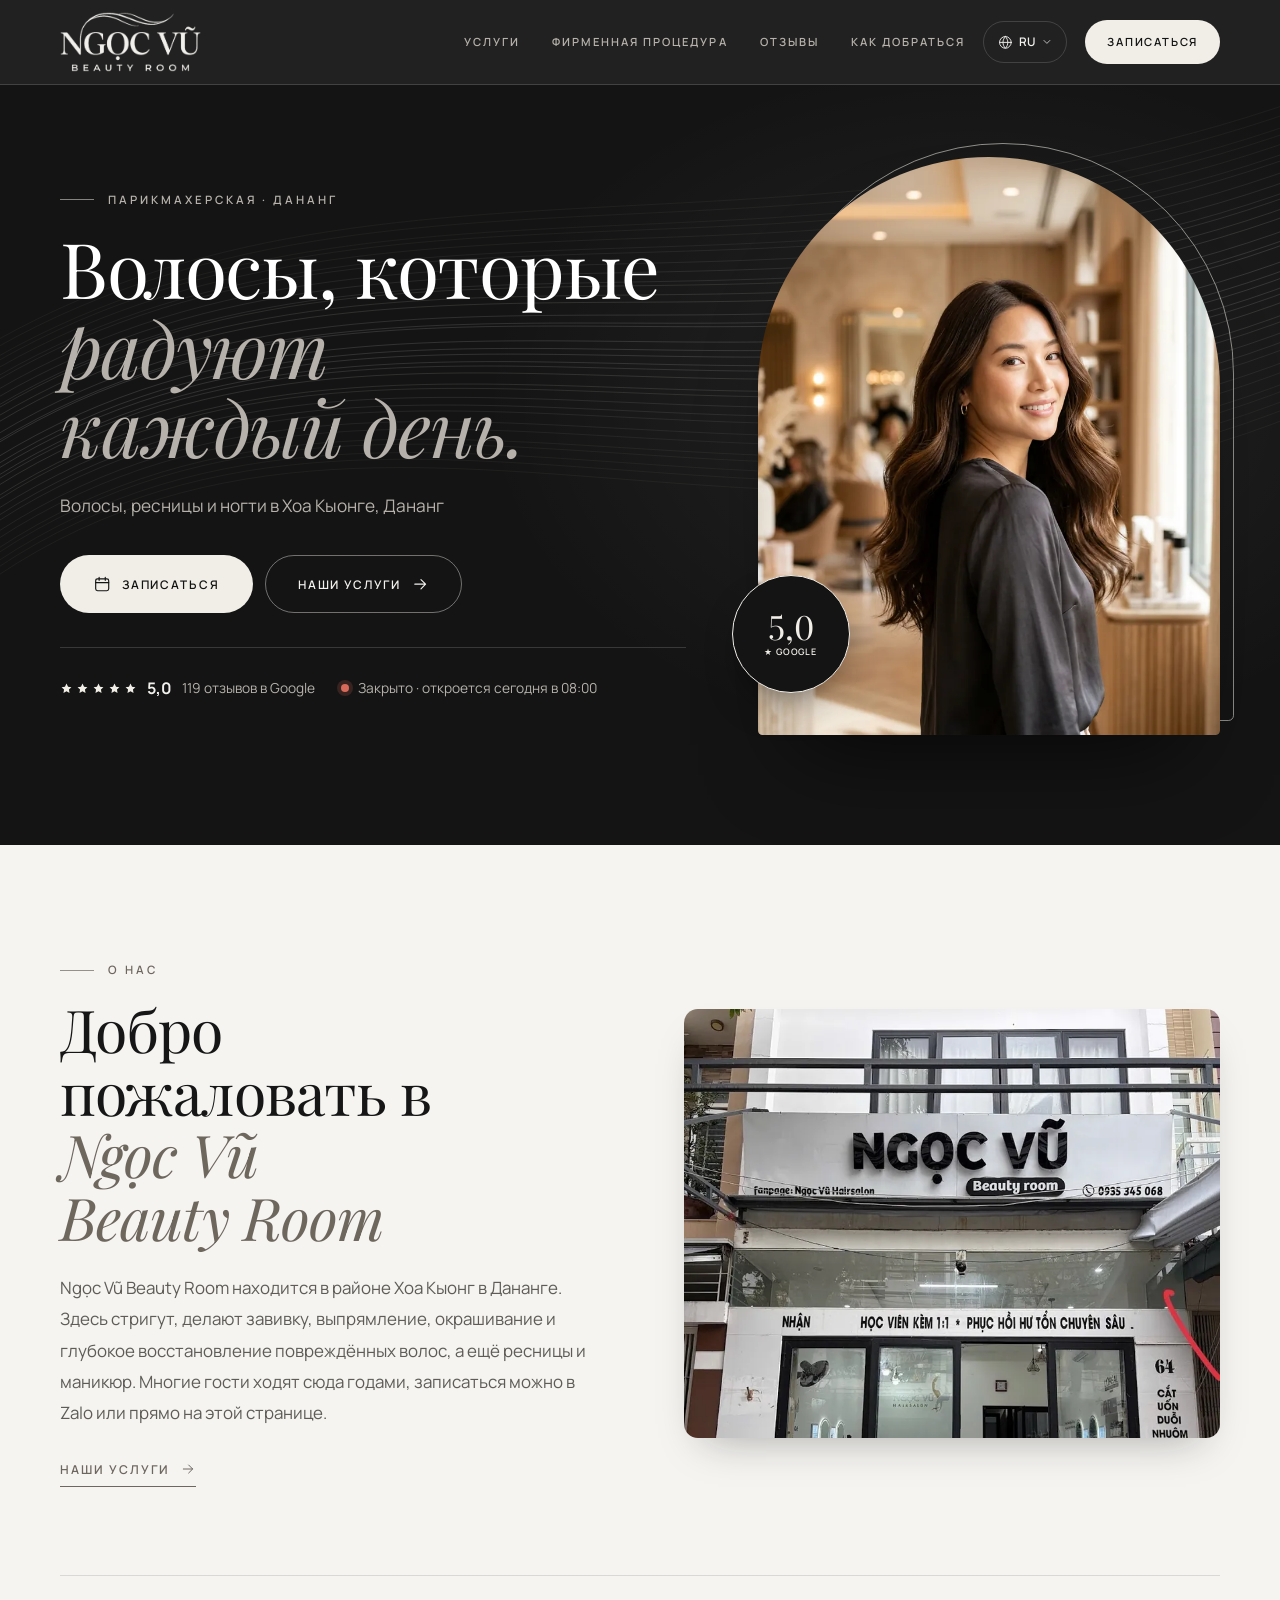
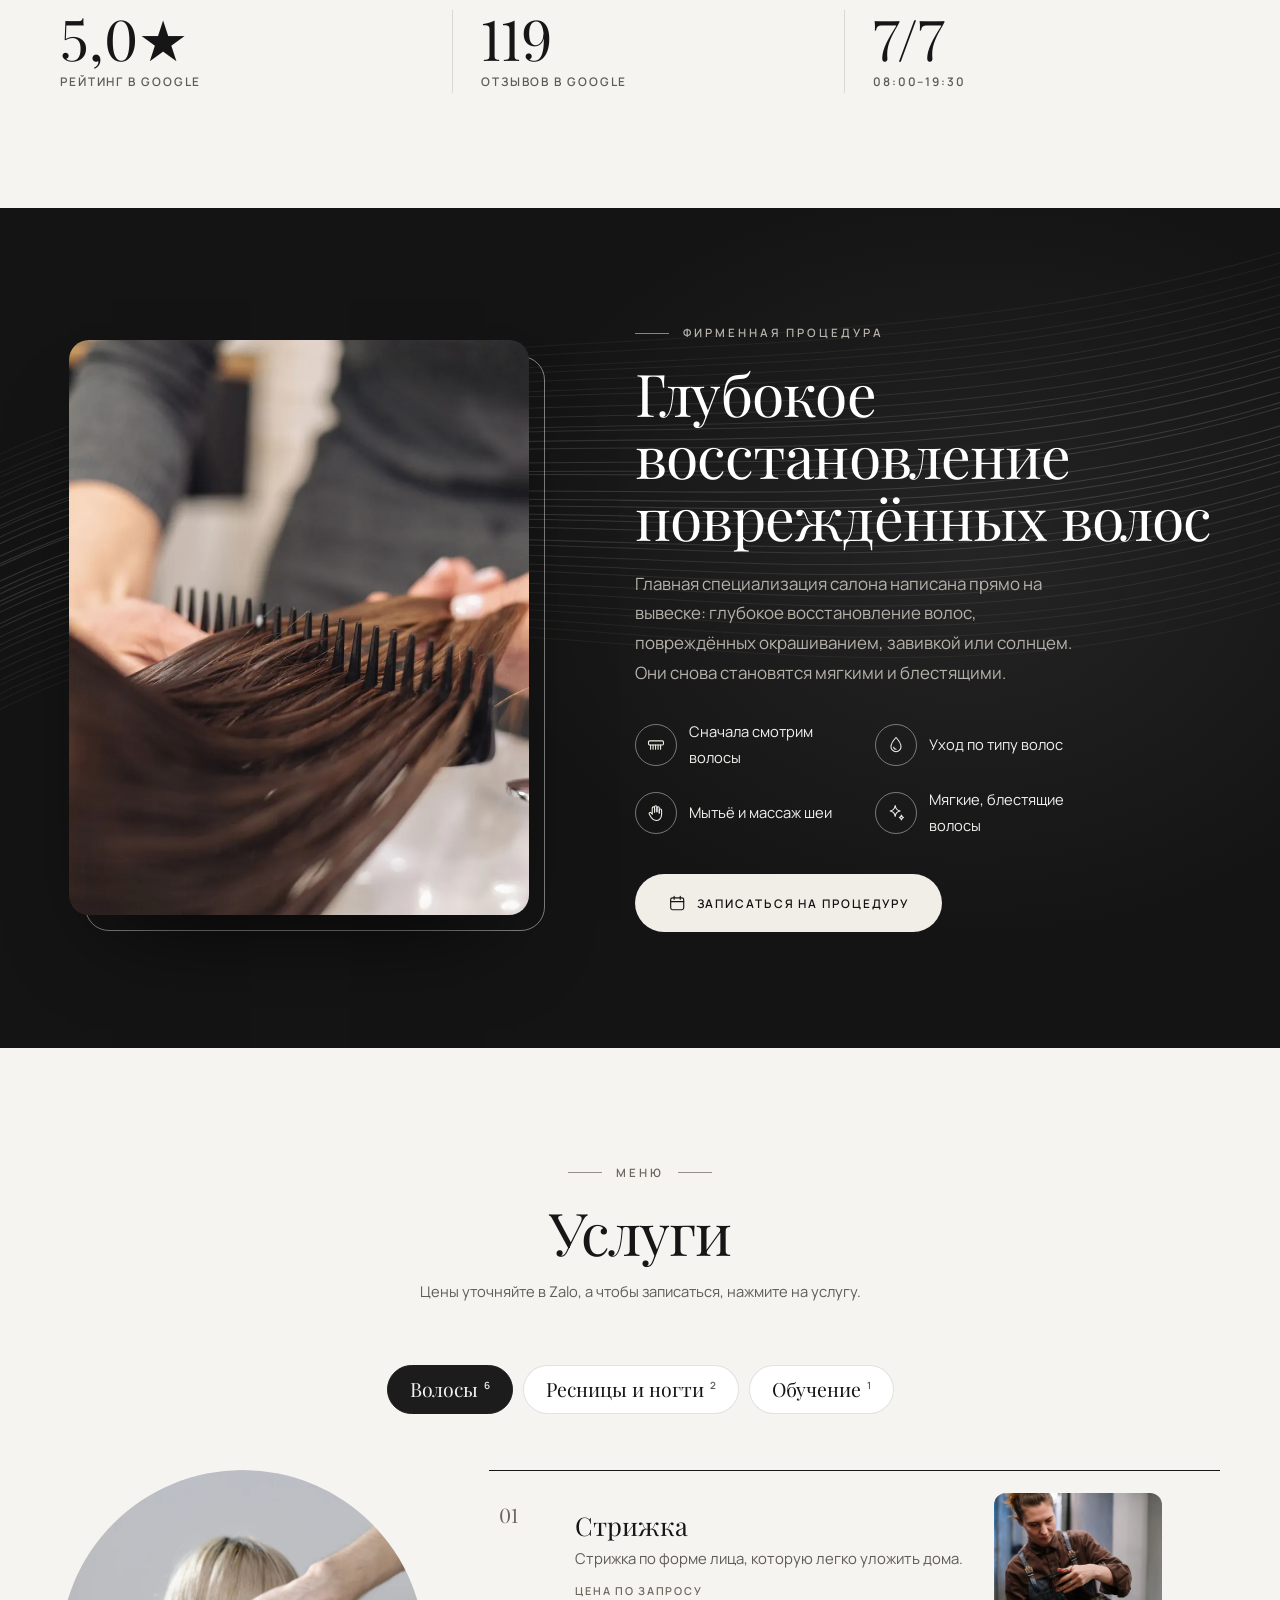
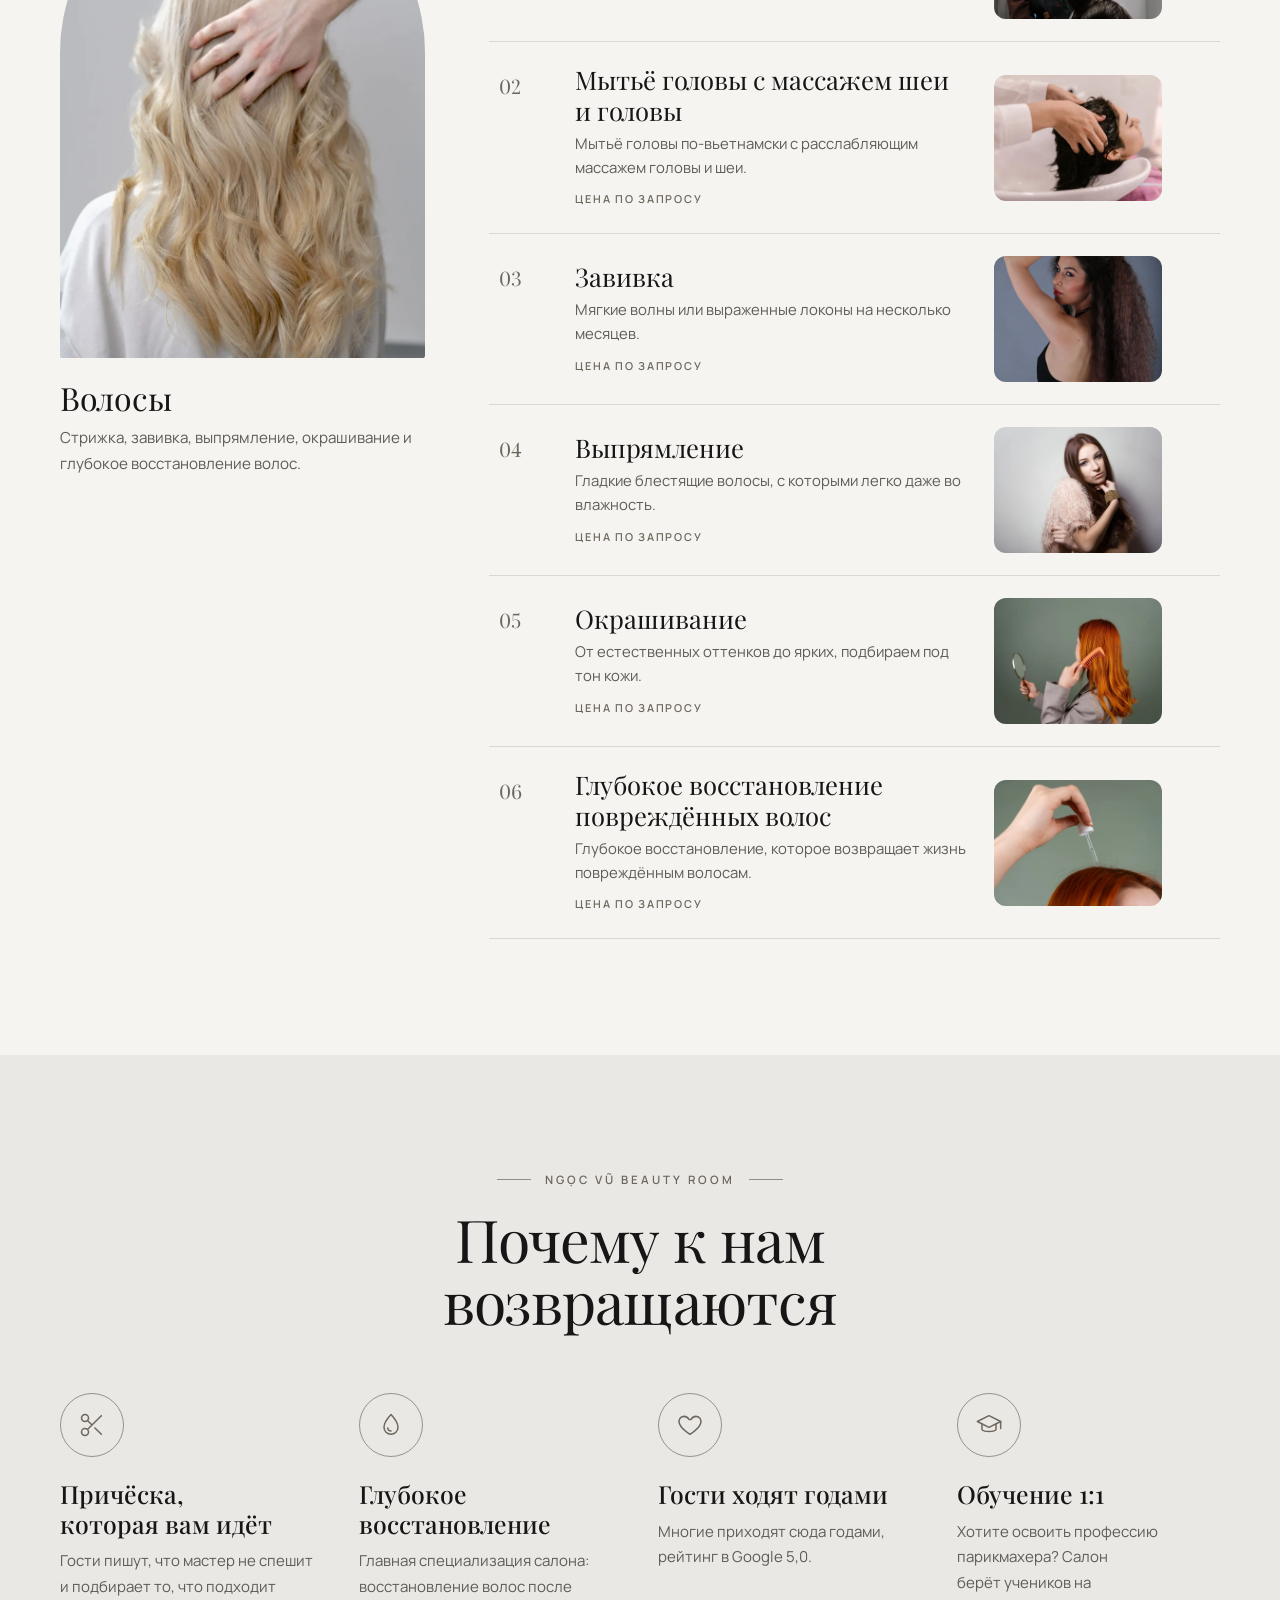
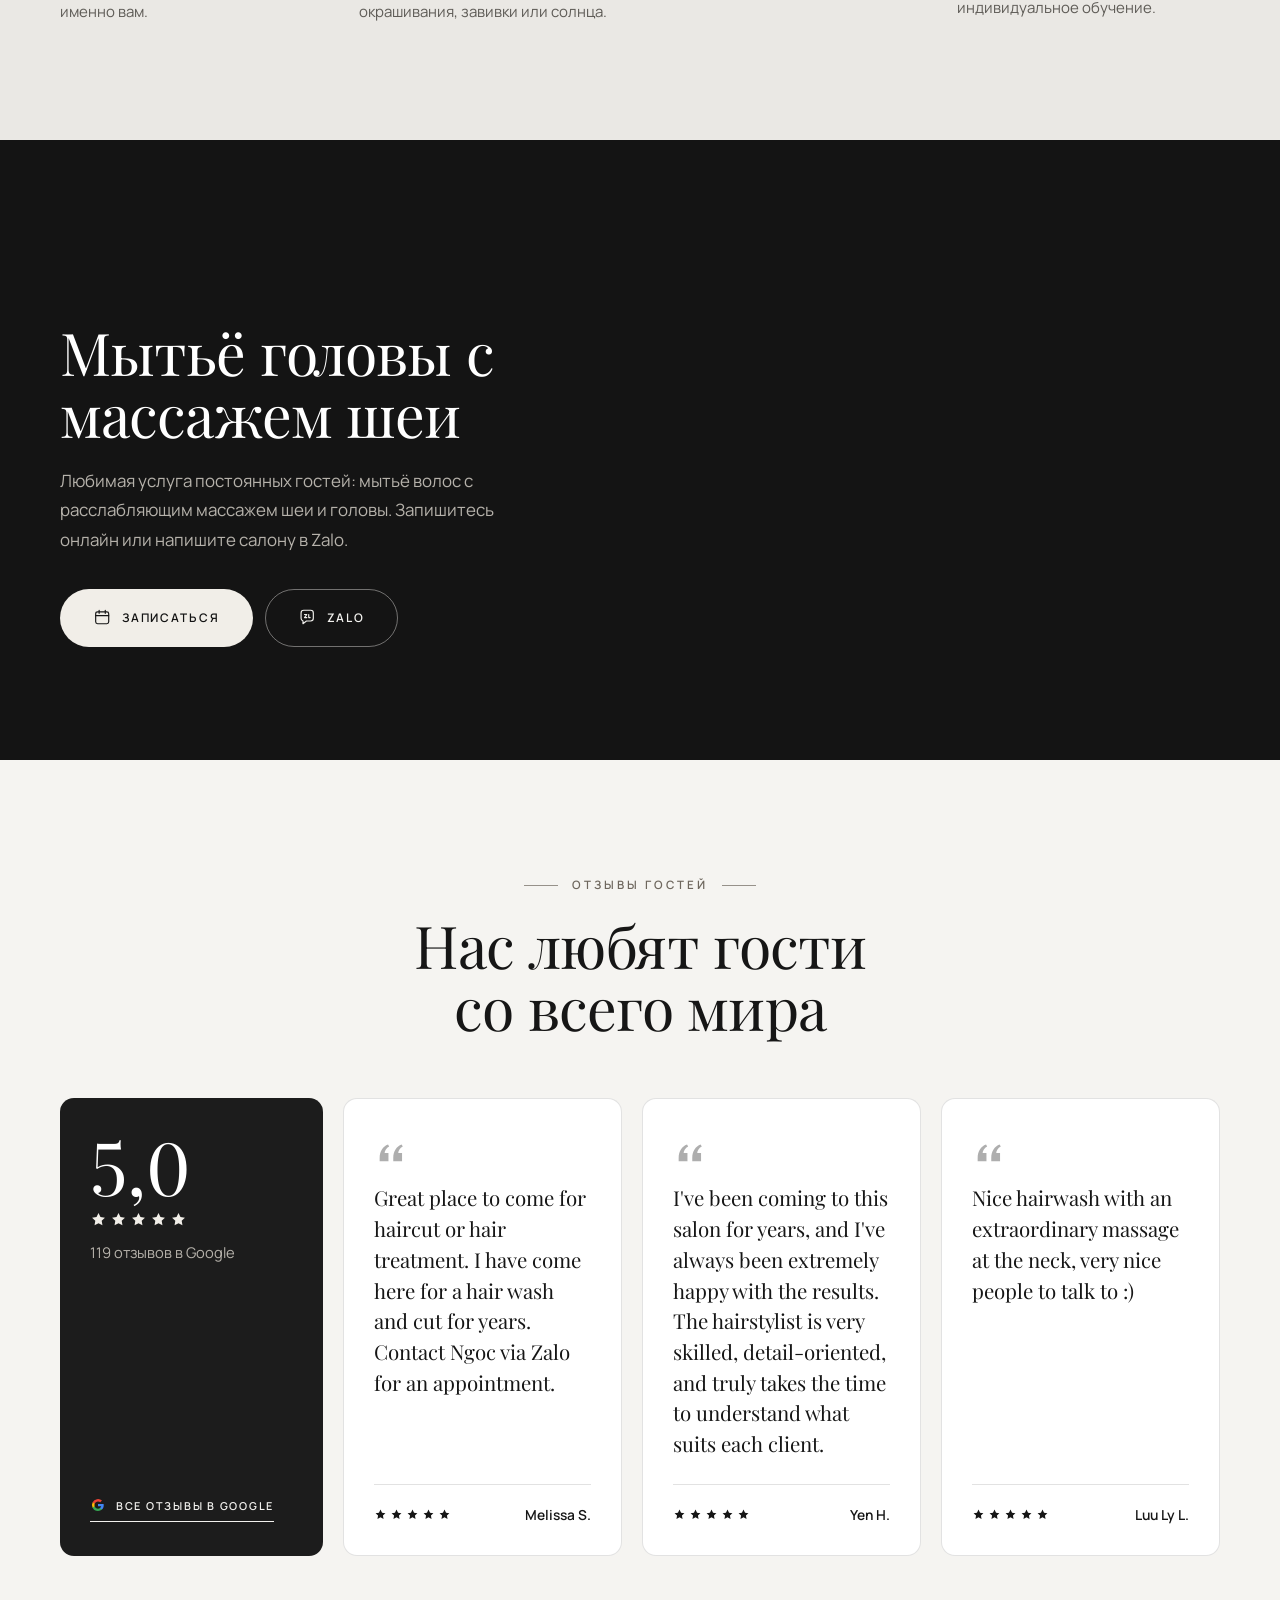
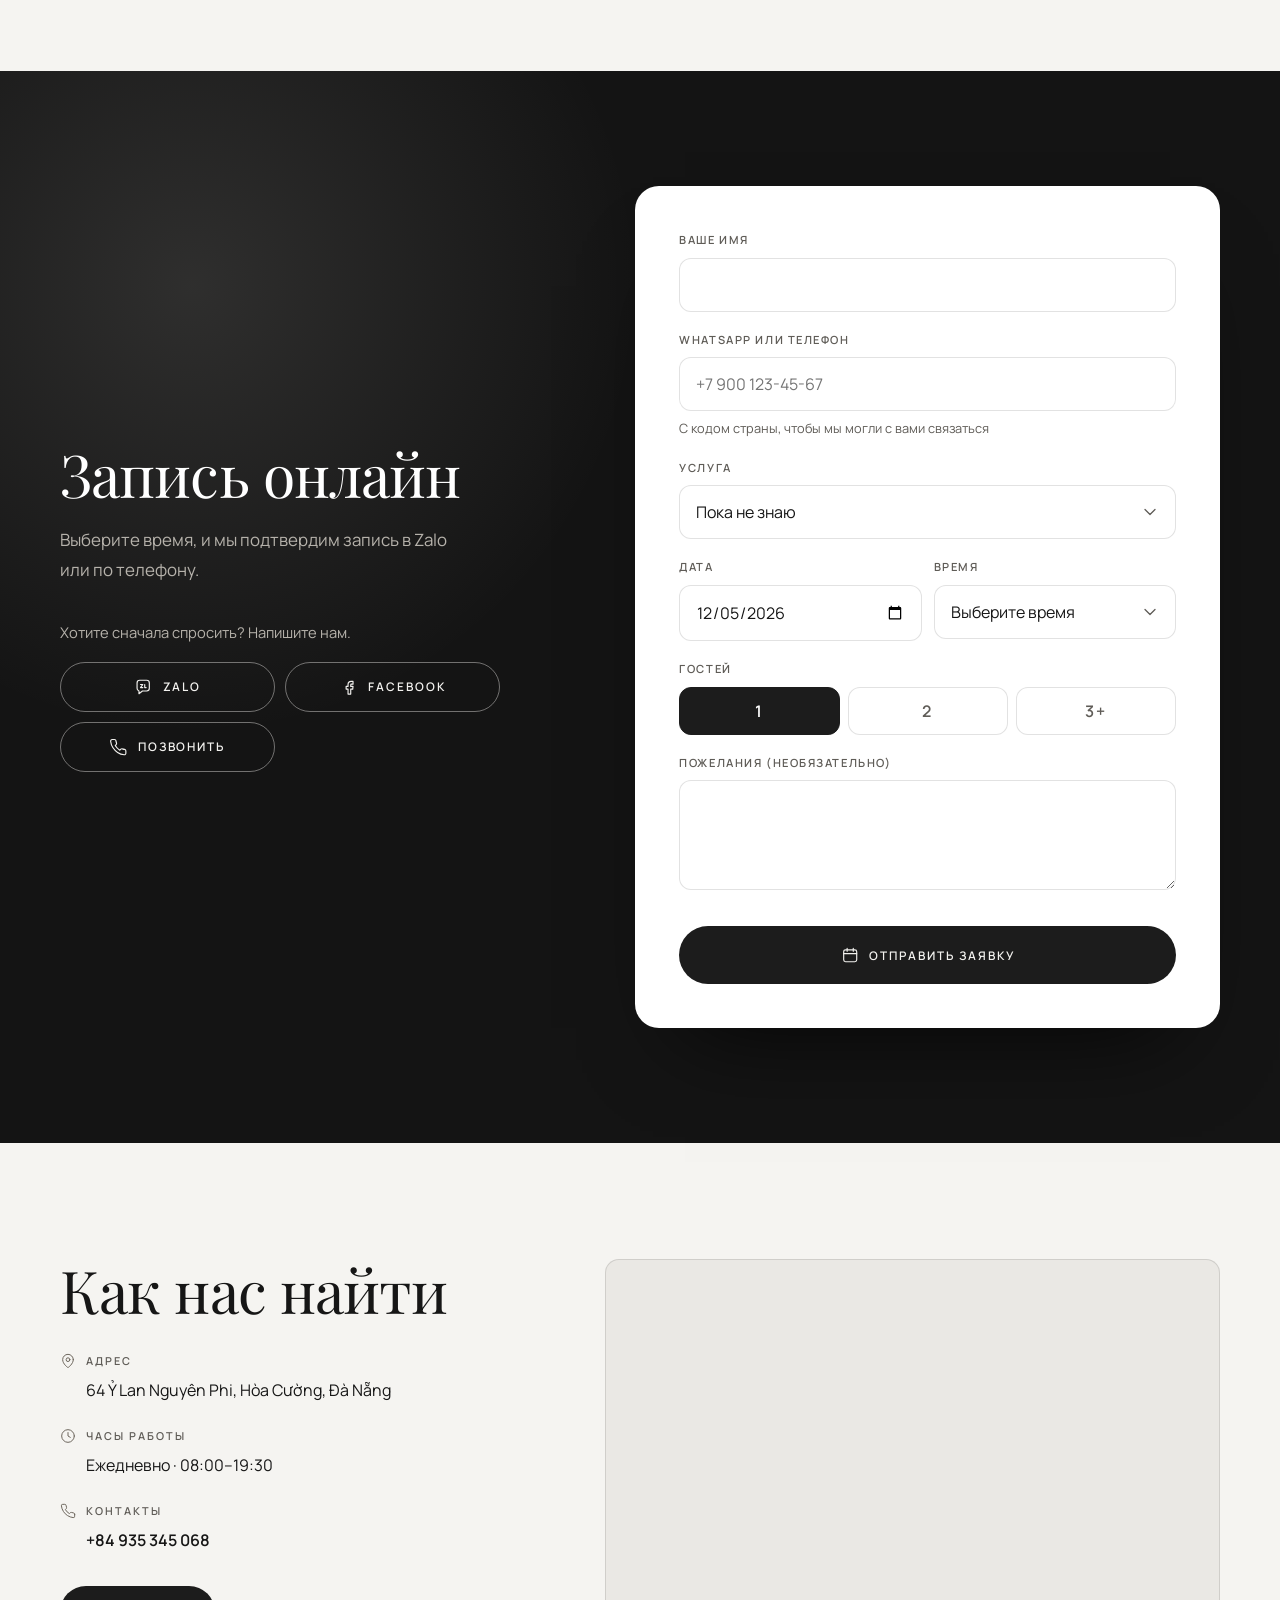
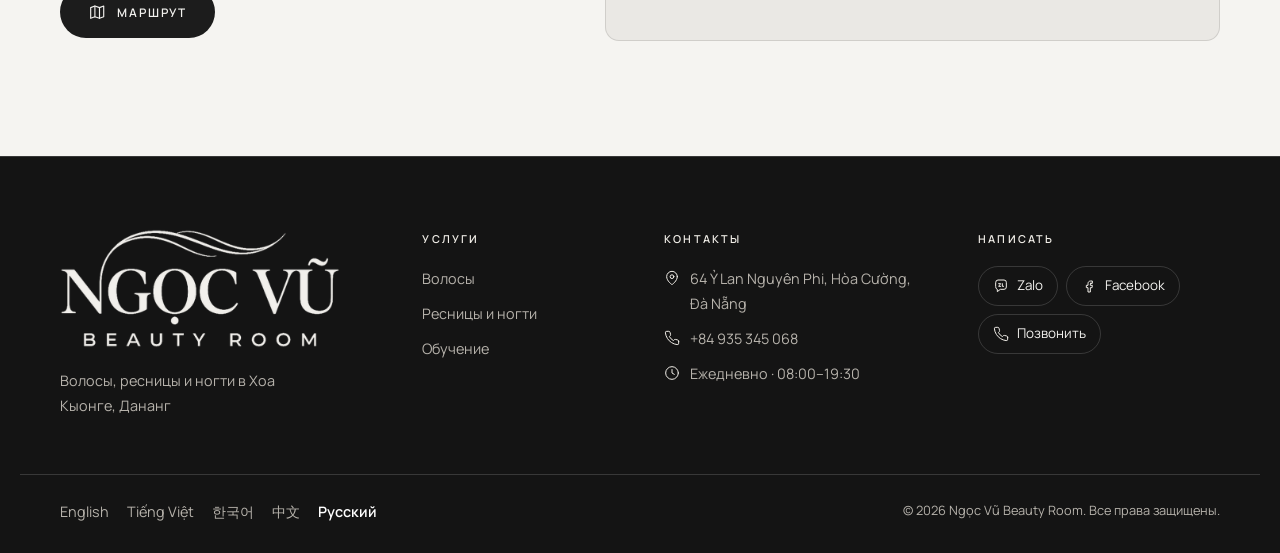
<file: ru/index.html>
<!doctype html>
<html lang="ru" class="v3 bg-strands t-mono">
<head>
<meta charset="utf-8">
<meta name="viewport" content="width=device-width, initial-scale=1, viewport-fit=cover">
<title>Ngọc Vũ Beauty Room · Парикмахерская · Дананг</title>
<meta name="description" content="Волосы, ресницы и ногти в Хоа Кыонге, Дананг · 5,0★ · 119 отзывов в Google">
<meta name="robots" content="noindex,nofollow">
<link rel="canonical" href="https://romans7997.github.io/ngoc-vu-hair/ru/">
<link rel="alternate" hreflang="en" href="https://romans7997.github.io/ngoc-vu-hair/">
<link rel="alternate" hreflang="vi" href="https://romans7997.github.io/ngoc-vu-hair/vi/">
<link rel="alternate" hreflang="ko" href="https://romans7997.github.io/ngoc-vu-hair/ko/">
<link rel="alternate" hreflang="zh" href="https://romans7997.github.io/ngoc-vu-hair/zh/">
<link rel="alternate" hreflang="ru" href="https://romans7997.github.io/ngoc-vu-hair/ru/">
<link rel="alternate" hreflang="x-default" href="https://romans7997.github.io/ngoc-vu-hair/">
<meta property="og:type" content="website">
<meta property="og:title" content="Ngọc Vũ Beauty Room">
<meta property="og:description" content="Волосы, ресницы и ногти в Хоа Кыонге, Дананг">
<meta property="og:image" content="https://romans7997.github.io/ngoc-vu-hair/img/og.jpg"><meta name="theme-color" content="#1f150e">
<link rel="icon" href="../favicon.svg" type="image/svg+xml">
<link rel="preconnect" href="https://fonts.googleapis.com">
<link rel="preconnect" href="https://fonts.gstatic.com" crossorigin>
<link rel="stylesheet" href="https://fonts.googleapis.com/css2?family=Playfair+Display:ital,wght@0,400;0,500;0,600;1,400;1,500&amp;family=Manrope:wght@400;500;600;700&amp;display=swap">
<link rel="stylesheet" href="../assets/v3.css?v=10a3d009">
<style>:root{ --wood:#141414;--wood-2:#1c1c1c;--wood-3:#2b2b2b;--wood-rgb:20,20,20;--cream:#f5f4f1;--cream-2:#eae8e4;--paper:#ffffff;--ink:#161616;--ink-rgb:22,22,22;--muted:#5f5c57;--muted-strong:#4a4844;--line:rgba(22,22,22,.12);--gold:#f1eee8;--gold-hi:#ffffff;--gold-deep:#6e675e;--btn-ink:#141414;--gold-rgb:241,238,232;--glow-rgb:255,255,255;--glow2-rgb:120,120,120;--deep-rgb:22,22,22;--on-dark:#f2f1ee;--on-dark-muted:#b6b2ab;--on-dark-rgb:242,241,238;--line-dark:rgba(242,241,238,.16);--on-dark-head:#ffffff;--slat-rgb:255,255,255;--font-head:'Playfair Display',Georgia,serif;--font-num:'Playfair Display',Georgia,serif;--font-head-ru:'Playfair Display',Georgia,serif;--font-head-ko:'Playfair Display','Nanum Myeongjo',serif;--font-head-zh:'Playfair Display','Noto Serif SC',serif;--font-body:'Manrope','Apple SD Gothic Neo','Malgun Gothic','Noto Sans KR','PingFang SC','Microsoft YaHei','Noto Sans SC',system-ui,-apple-system,'Segoe UI',Roboto,sans-serif;--radius:14px }</style>
<script>document.documentElement.classList.add("js")</script>
<link rel="preload" as="image" href="../img/hero-928.webp" imagesrcset="../img/hero-800.webp 800w, ../img/hero-928.webp 928w" imagesizes="(min-width: 960px) 40vw, 100vw">
<script type="application/ld+json">{"@context": "https://schema.org", "@type": "HairSalon", "name": "Ngọc Vũ Beauty Room", "telephone": "+84935345068", "url": "https://romans7997.github.io/ngoc-vu-hair/ru/", "address": {"@type": "PostalAddress", "streetAddress": "64 Ỷ Lan Nguyên Phi, Hòa Cường, Đà Nẵng", "addressLocality": "Da Nang", "addressCountry": "VN"}, "openingHoursSpecification": [{"@type": "OpeningHoursSpecification", "dayOfWeek": "Monday", "opens": "08:00", "closes": "19:30"}, {"@type": "OpeningHoursSpecification", "dayOfWeek": "Tuesday", "opens": "08:00", "closes": "19:30"}, {"@type": "OpeningHoursSpecification", "dayOfWeek": "Wednesday", "opens": "08:00", "closes": "19:30"}, {"@type": "OpeningHoursSpecification", "dayOfWeek": "Thursday", "opens": "08:00", "closes": "19:30"}, {"@type": "OpeningHoursSpecification", "dayOfWeek": "Friday", "opens": "08:00", "closes": "19:30"}, {"@type": "OpeningHoursSpecification", "dayOfWeek": "Saturday", "opens": "08:00", "closes": "19:30"}, {"@type": "OpeningHoursSpecification", "dayOfWeek": "Sunday", "opens": "08:00", "closes": "19:30"}], "sameAs": ["https://www.facebook.com/share/zizKv9jR9bhix95x/", "https://www.google.com/maps/place/?q=place_id:ChIJFSICDgAZQjERq6g8MRtW8YA"], "priceRange": "₫₫", "image": "https://romans7997.github.io/ngoc-vu-hair/img/hero-928.webp"}</script>
</head>
<body>
<a class="skip" href="#main">Перейти к содержимому</a>

<header class="nav" id="top">
  <div class="wrap nav-inner">
    <a class="logo" href="#top" aria-label="Ngọc Vũ Beauty Room"><img class="logo-img" src="../logo-wide.png" alt="Ngọc Vũ Beauty Room" width="705" height="300"></a>
    <nav class="nav-links" aria-label="Меню">
      <a href="#services">Услуги</a>
<a href="#signature">Фирменная процедура</a><a href="#reviews">Отзывы</a>      <a href="#visit">Как добраться</a>
    </nav>
    <details class="lang">
      <summary aria-label="Язык"><svg class="ic" viewBox="0 0 24 24" aria-hidden="true" focusable="false"><circle cx="12" cy="12" r="9.5"/><path d="M2.5 12h19M12 2.5c2.6 2.8 3.9 6 3.9 9.5S14.6 18.7 12 21.5C9.4 18.7 8.1 15.5 8.1 12S9.4 5.3 12 2.5z"/></svg><span>RU</span><svg class="ic chev" viewBox="0 0 24 24" aria-hidden="true" focusable="false"><path d="M6 9l6 6 6-6"/></svg></summary>
      <ul class="lang-menu">
<li><a href="../" hreflang="en" lang="en" data-lang="en">English</a></li>
<li><a href="../vi/" hreflang="vi" lang="vi" data-lang="vi">Tiếng Việt</a></li>
<li><a href="../ko/" hreflang="ko" lang="ko" data-lang="ko">한국어</a></li>
<li><a href="../zh/" hreflang="zh" lang="zh" data-lang="zh">中文</a></li>
<li><a href="../ru/" hreflang="ru" lang="ru" data-lang="ru" aria-current="true">Русский</a></li>
      </ul>
    </details>
<a class="btn btn-gold btn-sm nav-book" href="#book">Записаться</a>  </div>
</header>

<main id="main">
  <section class="hero">
    
    <div class="wrap hero-grid">
      <div class="hero-copy">
        <p class="eyebrow eyebrow-light">Парикмахерская · Дананг</p>
        <h1 class="hero-title"><span>Волосы, которые</span> <em>радуют каждый день.</em></h1>
        <p class="hero-lead">Волосы, ресницы и ногти в Хоа Кыонге, Дананг</p>
        <div class="hero-cta">
<a class="btn btn-gold btn-lg" href="#book"><svg class="ic" viewBox="0 0 24 24" aria-hidden="true" focusable="false"><rect x="3.5" y="5" width="17" height="15.5" rx="2.5"/><path d="M8 3v4M16 3v4M3.5 10h17"/></svg><span>Записаться</span></a><a class="btn btn-line-light btn-lg" href="#services"><span>Наши услуги</span><svg class="ic" viewBox="0 0 24 24" aria-hidden="true" focusable="false"><path d="M5 12h14M13 6l6 6-6 6"/></svg></a>        </div>
        <div class="hero-meta">
<a class="hero-rating" href="https://www.google.com/maps/place/?q=place_id:ChIJFSICDgAZQjERq6g8MRtW8YA" target="_blank" rel="noopener"><span class="stars xs" role="img" aria-label="5.0 / 5"><svg class="st" viewBox="0 0 24 24" aria-hidden="true" focusable="false"><path class="fill" d="M12 2.8l2.8 5.8 6.3.9-4.6 4.4 1.1 6.3L12 17.2l-5.6 3 1.1-6.3L2.9 9.5l6.3-.9z"/></svg><svg class="st" viewBox="0 0 24 24" aria-hidden="true" focusable="false"><path class="fill" d="M12 2.8l2.8 5.8 6.3.9-4.6 4.4 1.1 6.3L12 17.2l-5.6 3 1.1-6.3L2.9 9.5l6.3-.9z"/></svg><svg class="st" viewBox="0 0 24 24" aria-hidden="true" focusable="false"><path class="fill" d="M12 2.8l2.8 5.8 6.3.9-4.6 4.4 1.1 6.3L12 17.2l-5.6 3 1.1-6.3L2.9 9.5l6.3-.9z"/></svg><svg class="st" viewBox="0 0 24 24" aria-hidden="true" focusable="false"><path class="fill" d="M12 2.8l2.8 5.8 6.3.9-4.6 4.4 1.1 6.3L12 17.2l-5.6 3 1.1-6.3L2.9 9.5l6.3-.9z"/></svg><svg class="st" viewBox="0 0 24 24" aria-hidden="true" focusable="false"><path class="fill" d="M12 2.8l2.8 5.8 6.3.9-4.6 4.4 1.1 6.3L12 17.2l-5.6 3 1.1-6.3L2.9 9.5l6.3-.9z"/></svg></span><strong>5,0</strong><span>119 отзывов в Google</span></a><span id="open-status" class="open-status">Ежедневно · 08:00–19:30</span>        </div>
      </div>
      <div class="hero-media">
        <div class="arch"><img src="../img/hero-928.webp" srcset="../img/hero-800.webp 800w, ../img/hero-928.webp 928w" sizes="(min-width: 960px) 40vw, 100vw" alt="" width="928" height="1152" fetchpriority="high" style="object-position:50% 30%"></div>
<div class="seal" aria-hidden="true"><span class="seal-big">5,0</span><span class="seal-small">★ Google</span></div>      </div>
    </div>
  </section>


  <section class="section intro" id="about">
    <div class="wrap">
      <div class="intro-grid">
        <div class="intro-copy">
          <p class="eyebrow">О нас</p>
          <h2>Добро пожаловать в <em>Ngọc Vũ Beauty Room</em></h2>
<p class="lead">Ngọc Vũ Beauty Room находится в районе Хоа Кыонг в Дананге. Здесь стригут, делают завивку, выпрямление, окрашивание и глубокое восстановление повреждённых волос, а ещё ресницы и маникюр. Многие гости ходят сюда годами, записаться можно в Zalo или прямо на этой странице.</p>          <a class="link-arrow" href="#services"><span>Наши услуги</span><svg class="ic" viewBox="0 0 24 24" aria-hidden="true" focusable="false"><path d="M5 12h14M13 6l6 6-6 6"/></svg></a>
        </div>
        <div class="intro-media"><img src="../img/about-960.webp" srcset="../img/about-800.webp 800w, ../img/about-960.webp 960w" sizes="(min-width: 960px) 42vw, 100vw" alt="" width="960" height="770" loading="lazy" decoding="async" style="object-position:50% 40%"></div>
      </div>
      <ul class="stats" style="--n:3">
<li><span class="stat-big">5,0★</span><span class="stat-small">рейтинг в Google</span></li>
<li><span class="stat-big">119</span><span class="stat-small">отзывов в Google</span></li>
<li><span class="stat-big">7/7</span><span class="stat-small">08:00–19:30</span></li>
      </ul>
    </div>
  </section>

  <section class="section signature" id="signature">
    
    <div class="wrap sig-grid">
<div class="sig-media"><div class="sig-frame"><img src="../img/sig-1600.webp" srcset="../img/sig-800.webp 800w, ../img/sig-1600.webp 1600w" sizes="(min-width: 960px) 40vw, 100vw" alt="" width="1600" height="2400" loading="lazy" decoding="async" style="object-position:50% 40%"></div></div>      <div class="sig-copy">
        <p class="eyebrow eyebrow-light">Фирменная процедура</p>
        <h2>Глубокое восстановление повреждённых волос</h2>
<p class="sig-desc">Главная специализация салона написана прямо на вывеске: глубокое восстановление волос, повреждённых окрашиванием, завивкой или солнцем. Они снова становятся мягкими и блестящими.</p>        <ul class="sig-incl" aria-label="Что входит">
<li><svg class="ic" viewBox="0 0 24 24" aria-hidden="true" focusable="false"><rect x="3" y="7" width="18" height="5" rx="1.5"/><path d="M5.5 12v5M8.5 12v5M11.5 12v5M14.5 12v5M17.5 12v5"/></svg><span>Сначала смотрим волосы</span></li><li><svg class="ic" viewBox="0 0 24 24" aria-hidden="true" focusable="false"><path d="M12 3s6 6.4 6 11a6 6 0 0 1-12 0c0-4.6 6-11 6-11z"/><path d="M9.2 14.6a2.9 2.9 0 0 0 2.8 2.6"/></svg><span>Уход по типу волос</span></li><li><svg class="ic" viewBox="0 0 24 24" aria-hidden="true" focusable="false"><path d="M7.5 12.5V6a1.4 1.4 0 0 1 2.8 0v5"/><path d="M10.3 10.5V4.6a1.4 1.4 0 0 1 2.8 0v5.9"/><path d="M13.1 10.5V5.8a1.4 1.4 0 0 1 2.8 0v6.2"/><path d="M15.9 12V8.6a1.4 1.4 0 0 1 2.8 0v5.2c0 4.1-2.8 7.2-6.6 7.2-2.6 0-4.3-1.2-5.6-3.3l-2.5-4.2a1.4 1.4 0 0 1 2.3-1.6l1.2 1.6"/></svg><span>Мытьё и массаж шеи</span></li><li><svg class="ic" viewBox="0 0 24 24" aria-hidden="true" focusable="false"><path d="M11 3c.6 4.2 2.2 5.9 6 6.5-3.8.6-5.4 2.3-6 6.5-.6-4.2-2.2-5.9-6-6.5 3.8-.6 5.4-2.3 6-6.5z"/><path d="M18.5 14.5c.3 1.8 1 2.6 2.5 2.9-1.5.3-2.2 1.1-2.5 2.9-.3-1.8-1-2.6-2.5-2.9 1.5-.3 2.2-1.1 2.5-2.9z"/></svg><span>Мягкие, блестящие волосы</span></li>        </ul>
<a class="btn btn-gold btn-lg" href="#book" data-service="s0-5"><svg class="ic" viewBox="0 0 24 24" aria-hidden="true" focusable="false"><rect x="3.5" y="5" width="17" height="15.5" rx="2.5"/><path d="M8 3v4M16 3v4M3.5 10h17"/></svg><span>Записаться на процедуру</span></a>      </div>
    </div>
  </section>


  <section class="section menu-sec" id="services">
    <div class="wrap">
      <header class="section-head center">
        <p class="eyebrow">Меню</p>
        <h2>Услуги</h2>
        <p class="section-note">Цены уточняйте в Zalo, а чтобы записаться, нажмите на услугу.</p>
      </header>
      <div class="tabs" role="tablist" aria-label="Услуги">
<button type="button" role="tab" id="tab-cat0" aria-controls="cat0" aria-selected="true">Волосы<sup>6</sup></button><button type="button" role="tab" id="tab-cat1" aria-controls="cat1" aria-selected="false" tabindex="-1">Ресницы и ногти<sup>2</sup></button><button type="button" role="tab" id="tab-cat2" aria-controls="cat2" aria-selected="false" tabindex="-1">Обучение<sup>1</sup></button>      </div>
      <div class="panel is-active" id="cat0" role="tabpanel" aria-labelledby="tab-cat0">
        <div class="panel-media">
<div class="panel-img"><img src="../img/c0-1600.webp" srcset="../img/c0-800.webp 800w, ../img/c0-1600.webp 1600w" sizes="(min-width: 960px) 30vw, 140px" alt="" width="1600" height="2399" fetchpriority="high" style="object-position:50% 30%"></div>          <h3 class="panel-title">Волосы</h3>
<p class="panel-desc">Стрижка, завивка, выпрямление, окрашивание и глубокое восстановление волос.</p>        </div>
        <div class="panel-list">
          <div class="mr">
            <a class="mr-row" href="#book" data-service="s0-0">
              <span class="mr-num">01</span>
<span class="mr-img"><img src="../img/m0-0-1600.webp" srcset="../img/m0-0-800.webp 800w, ../img/m0-0-1600.webp 1600w" sizes="(min-width: 960px) 160px, 96px" alt="" width="1600" height="2400" loading="lazy" decoding="async" style="object-position:50% 40%"></span>              <span class="mr-body"><span class="mr-name">Стрижка</span><small>Стрижка по форме лица, которую легко уложить дома.</small><em class="mr-ask">Цена по запросу</em></span>
              <span class="mt-go"><svg class="ic" viewBox="0 0 24 24" aria-hidden="true" focusable="false"><path d="M5 12h14M13 6l6 6-6 6"/></svg></span>
            </a>
            <a class="mr-row" href="#book" data-service="s0-1">
              <span class="mr-num">02</span>
<span class="mr-img"><img src="../img/m0-1-1600.webp" srcset="../img/m0-1-800.webp 800w, ../img/m0-1-1600.webp 1600w" sizes="(min-width: 960px) 160px, 96px" alt="" width="1600" height="1067" loading="lazy" decoding="async" style="object-position:50% 40%"></span>              <span class="mr-body"><span class="mr-name">Мытьё головы с массажем шеи и головы</span><small>Мытьё головы по-вьетнамски с расслабляющим массажем головы и шеи.</small><em class="mr-ask">Цена по запросу</em></span>
              <span class="mt-go"><svg class="ic" viewBox="0 0 24 24" aria-hidden="true" focusable="false"><path d="M5 12h14M13 6l6 6-6 6"/></svg></span>
            </a>
            <a class="mr-row" href="#book" data-service="s0-2">
              <span class="mr-num">03</span>
<span class="mr-img"><img src="../img/m0-2-1600.webp" srcset="../img/m0-2-800.webp 800w, ../img/m0-2-1600.webp 1600w" sizes="(min-width: 960px) 160px, 96px" alt="" width="1600" height="2400" loading="lazy" decoding="async" style="object-position:50% 40%"></span>              <span class="mr-body"><span class="mr-name">Завивка</span><small>Мягкие волны или выраженные локоны на несколько месяцев.</small><em class="mr-ask">Цена по запросу</em></span>
              <span class="mt-go"><svg class="ic" viewBox="0 0 24 24" aria-hidden="true" focusable="false"><path d="M5 12h14M13 6l6 6-6 6"/></svg></span>
            </a>
            <a class="mr-row" href="#book" data-service="s0-3">
              <span class="mr-num">04</span>
<span class="mr-img"><img src="../img/m0-3-1600.webp" srcset="../img/m0-3-800.webp 800w, ../img/m0-3-1600.webp 1600w" sizes="(min-width: 960px) 160px, 96px" alt="" width="1600" height="1067" loading="lazy" decoding="async" style="object-position:50% 40%"></span>              <span class="mr-body"><span class="mr-name">Выпрямление</span><small>Гладкие блестящие волосы, с которыми легко даже во влажность.</small><em class="mr-ask">Цена по запросу</em></span>
              <span class="mt-go"><svg class="ic" viewBox="0 0 24 24" aria-hidden="true" focusable="false"><path d="M5 12h14M13 6l6 6-6 6"/></svg></span>
            </a>
            <a class="mr-row" href="#book" data-service="s0-4">
              <span class="mr-num">05</span>
<span class="mr-img"><img src="../img/m0-4-1600.webp" srcset="../img/m0-4-800.webp 800w, ../img/m0-4-1600.webp 1600w" sizes="(min-width: 960px) 160px, 96px" alt="" width="1600" height="1067" loading="lazy" decoding="async" style="object-position:50% 40%"></span>              <span class="mr-body"><span class="mr-name">Окрашивание</span><small>От естественных оттенков до ярких, подбираем под тон кожи.</small><em class="mr-ask">Цена по запросу</em></span>
              <span class="mt-go"><svg class="ic" viewBox="0 0 24 24" aria-hidden="true" focusable="false"><path d="M5 12h14M13 6l6 6-6 6"/></svg></span>
            </a>
            <a class="mr-row" href="#book" data-service="s0-5">
              <span class="mr-num">06</span>
<span class="mr-img"><img src="../img/m0-5-1600.webp" srcset="../img/m0-5-800.webp 800w, ../img/m0-5-1600.webp 1600w" sizes="(min-width: 960px) 160px, 96px" alt="" width="1600" height="1067" loading="lazy" decoding="async" style="object-position:50% 40%"></span>              <span class="mr-body"><span class="mr-name">Глубокое восстановление повреждённых волос</span><small>Глубокое восстановление, которое возвращает жизнь повреждённым волосам.</small><em class="mr-ask">Цена по запросу</em></span>
              <span class="mt-go"><svg class="ic" viewBox="0 0 24 24" aria-hidden="true" focusable="false"><path d="M5 12h14M13 6l6 6-6 6"/></svg></span>
            </a>
          </div>
        </div>
      </div>
      <div class="panel" id="cat1" role="tabpanel" aria-labelledby="tab-cat1">
        <div class="panel-media">
<div class="panel-img"><img src="../img/c1-1600.webp" srcset="../img/c1-800.webp 800w, ../img/c1-1600.webp 1600w" sizes="(min-width: 960px) 30vw, 140px" alt="" width="1600" height="2400" loading="lazy" decoding="async" style="object-position:50% 40%"></div>          <h3 class="panel-title">Ресницы и ногти</h3>
<p class="panel-desc">Ресницы и ногти можно сделать заодно, в тот же визит.</p>        </div>
        <div class="panel-list">
          <div class="mr">
            <a class="mr-row" href="#book" data-service="s1-0">
              <span class="mr-num">01</span>
<span class="mr-img"><img src="../img/m1-0-1600.webp" srcset="../img/m1-0-800.webp 800w, ../img/m1-0-1600.webp 1600w" sizes="(min-width: 960px) 160px, 96px" alt="" width="1600" height="2400" loading="lazy" decoding="async" style="object-position:50% 40%"></span>              <span class="mr-body"><span class="mr-name">Ресницы</span><small>Классика, натуральный или гибридный эффект, легко и удобно носить.</small><em class="mr-ask">Цена по запросу</em></span>
              <span class="mt-go"><svg class="ic" viewBox="0 0 24 24" aria-hidden="true" focusable="false"><path d="M5 12h14M13 6l6 6-6 6"/></svg></span>
            </a>
            <a class="mr-row" href="#book" data-service="s1-1">
              <span class="mr-num">02</span>
<span class="mr-img"><img src="../img/m1-1-1600.webp" srcset="../img/m1-1-800.webp 800w, ../img/m1-1-1600.webp 1600w" sizes="(min-width: 960px) 160px, 96px" alt="" width="1600" height="2400" loading="lazy" decoding="async" style="object-position:50% 40%"></span>              <span class="mr-body"><span class="mr-name">Маникюр и педикюр</span><small>Маникюр, педикюр и гель-лак за один визит.</small><em class="mr-ask">Цена по запросу</em></span>
              <span class="mt-go"><svg class="ic" viewBox="0 0 24 24" aria-hidden="true" focusable="false"><path d="M5 12h14M13 6l6 6-6 6"/></svg></span>
            </a>
          </div>
        </div>
      </div>
      <div class="panel" id="cat2" role="tabpanel" aria-labelledby="tab-cat2">
        <div class="panel-media">
<div class="panel-img"><img src="../img/c2-1600.webp" srcset="../img/c2-800.webp 800w, ../img/c2-1600.webp 1600w" sizes="(min-width: 960px) 30vw, 140px" alt="" width="1600" height="2844" loading="lazy" decoding="async" style="object-position:50% 35%"></div>          <h3 class="panel-title">Обучение</h3>
<p class="panel-desc">Индивидуальное обучение парикмахерскому делу с практикой прямо в салоне.</p>        </div>
        <div class="panel-list">
          <div class="mr">
            <a class="mr-row" href="#book" data-service="s2-0">
              <span class="mr-num">01</span>
<span class="mr-img"><img src="../img/m2-0-1600.webp" srcset="../img/m2-0-800.webp 800w, ../img/m2-0-1600.webp 1600w" sizes="(min-width: 960px) 160px, 96px" alt="" width="1600" height="2400" loading="lazy" decoding="async" style="object-position:50% 40%"></span>              <span class="mr-body"><span class="mr-name">Индивидуальное обучение парикмахерскому делу</span><small>Обучение один на один, шаг за шагом и с практикой.</small><em class="mr-ask">Цена по запросу</em></span>
              <span class="mt-go"><svg class="ic" viewBox="0 0 24 24" aria-hidden="true" focusable="false"><path d="M5 12h14M13 6l6 6-6 6"/></svg></span>
            </a>
          </div>
        </div>
      </div>
    </div>
  </section>



  <section class="section features">
    <div class="wrap">
      <header class="section-head center"><p class="eyebrow">Ngọc Vũ Beauty Room</p><h2>Почему к нам возвращаются</h2></header>
      <ul class="feat-grid">
<li><span class="feat-ic"><svg class="ic" viewBox="0 0 24 24" aria-hidden="true" focusable="false"><circle cx="6" cy="6" r="3"/><circle cx="6" cy="18" r="3"/><path d="M20 4 8.1 15.9M14.5 14.5 20 20M8.1 8.1 12 12"/></svg></span><h3>Причёска, которая вам идёт</h3><p>Гости пишут, что мастер не спешит и подбирает то, что подходит именно вам.</p></li>
<li><span class="feat-ic"><svg class="ic" viewBox="0 0 24 24" aria-hidden="true" focusable="false"><path d="M12 3s6 6.4 6 11a6 6 0 0 1-12 0c0-4.6 6-11 6-11z"/><path d="M9.2 14.6a2.9 2.9 0 0 0 2.8 2.6"/></svg></span><h3>Глубокое восстановление</h3><p>Главная специализация салона: восстановление волос после окрашивания, завивки или солнца.</p></li>
<li><span class="feat-ic"><svg class="ic" viewBox="0 0 24 24" aria-hidden="true" focusable="false"><path d="M12 20s-7.4-4.5-9.1-9.2C1.7 7.5 3.7 4.6 6.8 4.6c2.1 0 3.6 1.2 4.3 2.7h1.8c.7-1.5 2.2-2.7 4.3-2.7 3.1 0 5.1 2.9 3.9 6.2C19.4 15.5 12 20 12 20z"/></svg></span><h3>Гости ходят годами</h3><p>Многие приходят сюда годами, рейтинг в Google 5,0.</p></li>
<li><span class="feat-ic"><svg class="ic" viewBox="0 0 24 24" aria-hidden="true" focusable="false"><path d="M2 9l10-5 10 5-10 5z"/><path d="M6 11v5c2 2 10 2 12 0v-5"/><path d="M22 9v6"/></svg></span><h3>Обучение 1:1</h3><p>Хотите освоить профессию парикмахера? Салон берёт учеников на индивидуальное обучение.</p></li>
      </ul>
    </div>
  </section>

  <section class="band">
    <picture><source media="(max-width: 759px)" srcset="../img/bandm-800.webp 800w, ../img/bandm-1600.webp 1600w" sizes="100vw"><img class="band-img" src="../img/band-1600.webp" srcset="../img/band-800.webp 800w, ../img/band-1600.webp 1600w" sizes="100vw" alt="" width="1600" height="1067" loading="lazy" decoding="async"></picture>
    <div class="wrap band-inner">
      <h2>Мытьё головы с массажем шеи</h2>
      <p>Любимая услуга постоянных гостей: мытьё волос с расслабляющим массажем шеи и головы. Запишитесь онлайн или напишите салону в Zalo.</p>
      <div class="band-cta">
<a class="btn btn-gold btn-lg" href="#book"><svg class="ic" viewBox="0 0 24 24" aria-hidden="true" focusable="false"><rect x="3.5" y="5" width="17" height="15.5" rx="2.5"/><path d="M8 3v4M16 3v4M3.5 10h17"/></svg><span>Записаться</span></a><a class="btn btn-line-light btn-lg" href="https://zalo.me/0935345068" target="_blank" rel="noopener"><svg class="ic" viewBox="0 0 24 24" aria-hidden="true" focusable="false"><path d="M4 6.5A3.5 3.5 0 0 1 7.5 3h9A3.5 3.5 0 0 1 20 6.5v7a3.5 3.5 0 0 1-3.5 3.5H11l-4.5 3.5V17A3.5 3.5 0 0 1 4 13.5z"/><path d="M8.5 8.5h3l-3 4h3M14 8.5v4h1.8"/></svg><span>Zalo</span></a>      </div>
    </div>
  </section>

  <section class="section reviews" id="reviews">
    <div class="wrap">
      <header class="section-head center"><p class="eyebrow">Отзывы гостей</p><h2>Нас любят гости со всего мира</h2></header>
      <div class="rv-grid">
        <div class="rv-sum">
          <span class="rv-num">5,0</span>
          <div class="rv-sum-txt">
            <span class="stars" role="img" aria-label="5.0 / 5"><svg class="st" viewBox="0 0 24 24" aria-hidden="true" focusable="false"><path class="fill" d="M12 2.8l2.8 5.8 6.3.9-4.6 4.4 1.1 6.3L12 17.2l-5.6 3 1.1-6.3L2.9 9.5l6.3-.9z"/></svg><svg class="st" viewBox="0 0 24 24" aria-hidden="true" focusable="false"><path class="fill" d="M12 2.8l2.8 5.8 6.3.9-4.6 4.4 1.1 6.3L12 17.2l-5.6 3 1.1-6.3L2.9 9.5l6.3-.9z"/></svg><svg class="st" viewBox="0 0 24 24" aria-hidden="true" focusable="false"><path class="fill" d="M12 2.8l2.8 5.8 6.3.9-4.6 4.4 1.1 6.3L12 17.2l-5.6 3 1.1-6.3L2.9 9.5l6.3-.9z"/></svg><svg class="st" viewBox="0 0 24 24" aria-hidden="true" focusable="false"><path class="fill" d="M12 2.8l2.8 5.8 6.3.9-4.6 4.4 1.1 6.3L12 17.2l-5.6 3 1.1-6.3L2.9 9.5l6.3-.9z"/></svg><svg class="st" viewBox="0 0 24 24" aria-hidden="true" focusable="false"><path class="fill" d="M12 2.8l2.8 5.8 6.3.9-4.6 4.4 1.1 6.3L12 17.2l-5.6 3 1.1-6.3L2.9 9.5l6.3-.9z"/></svg></span>
            <p>119 отзывов в Google</p>
<a class="link-arrow" href="https://www.google.com/maps/place/?q=place_id:ChIJFSICDgAZQjERq6g8MRtW8YA" target="_blank" rel="noopener"><svg class="ic g" viewBox="0 0 24 24" aria-hidden="true" focusable="false"><path d="M20.6 12.2c0-.6-.1-1.2-.2-1.8H12v3.4h4.8a4.1 4.1 0 0 1-1.8 2.7v2.2h2.9c1.7-1.6 2.7-3.9 2.7-6.5z" class="fill g1"/><path d="M12 21c2.4 0 4.5-.8 5.9-2.2L15 16.6c-.8.5-1.8.9-3 .9-2.3 0-4.3-1.6-5-3.7H4v2.3A9 9 0 0 0 12 21z" class="fill g2"/><path d="M7 13.8a5.4 5.4 0 0 1 0-3.5V8H4a9 9 0 0 0 0 8.1z" class="fill g3"/><path d="M12 6.6c1.3 0 2.5.5 3.4 1.3l2.6-2.6A9 9 0 0 0 4 8l3 2.3c.7-2.1 2.7-3.7 5-3.7z" class="fill g4"/></svg><span>Все отзывы в Google</span></a>          </div>
        </div>
        <div class="rv-list">
        <figure class="rv">
          <svg class="ic rv-q" viewBox="0 0 24 24" aria-hidden="true" focusable="false"><path class="fill" d="M4 17.5c0-4.6 2.3-8 5.9-9.4l.8 1.5c-2 1.1-3.1 2.8-3.2 4.6h2.7V20H4zm9.6 0c0-4.6 2.3-8 5.9-9.4l.8 1.5c-2 1.1-3.1 2.8-3.2 4.6h2.7V20h-6.2z"/></svg>
          <blockquote lang="en">Great place to come for haircut or hair treatment. I have come here for a hair wash and cut for years. Contact Ngoc via Zalo for an appointment.</blockquote>
          <figcaption><span class="stars xs" role="img" aria-label="5 / 5"><svg class="st" viewBox="0 0 24 24" aria-hidden="true" focusable="false"><path class="fill" d="M12 2.8l2.8 5.8 6.3.9-4.6 4.4 1.1 6.3L12 17.2l-5.6 3 1.1-6.3L2.9 9.5l6.3-.9z"/></svg><svg class="st" viewBox="0 0 24 24" aria-hidden="true" focusable="false"><path class="fill" d="M12 2.8l2.8 5.8 6.3.9-4.6 4.4 1.1 6.3L12 17.2l-5.6 3 1.1-6.3L2.9 9.5l6.3-.9z"/></svg><svg class="st" viewBox="0 0 24 24" aria-hidden="true" focusable="false"><path class="fill" d="M12 2.8l2.8 5.8 6.3.9-4.6 4.4 1.1 6.3L12 17.2l-5.6 3 1.1-6.3L2.9 9.5l6.3-.9z"/></svg><svg class="st" viewBox="0 0 24 24" aria-hidden="true" focusable="false"><path class="fill" d="M12 2.8l2.8 5.8 6.3.9-4.6 4.4 1.1 6.3L12 17.2l-5.6 3 1.1-6.3L2.9 9.5l6.3-.9z"/></svg><svg class="st" viewBox="0 0 24 24" aria-hidden="true" focusable="false"><path class="fill" d="M12 2.8l2.8 5.8 6.3.9-4.6 4.4 1.1 6.3L12 17.2l-5.6 3 1.1-6.3L2.9 9.5l6.3-.9z"/></svg></span><span>Melissa S.</span></figcaption>
        </figure>
        <figure class="rv">
          <svg class="ic rv-q" viewBox="0 0 24 24" aria-hidden="true" focusable="false"><path class="fill" d="M4 17.5c0-4.6 2.3-8 5.9-9.4l.8 1.5c-2 1.1-3.1 2.8-3.2 4.6h2.7V20H4zm9.6 0c0-4.6 2.3-8 5.9-9.4l.8 1.5c-2 1.1-3.1 2.8-3.2 4.6h2.7V20h-6.2z"/></svg>
          <blockquote lang="en">I&#39;ve been coming to this salon for years, and I&#39;ve always been extremely happy with the results. The hairstylist is very skilled, detail-oriented, and truly takes the time to understand what suits each client.</blockquote>
          <figcaption><span class="stars xs" role="img" aria-label="5 / 5"><svg class="st" viewBox="0 0 24 24" aria-hidden="true" focusable="false"><path class="fill" d="M12 2.8l2.8 5.8 6.3.9-4.6 4.4 1.1 6.3L12 17.2l-5.6 3 1.1-6.3L2.9 9.5l6.3-.9z"/></svg><svg class="st" viewBox="0 0 24 24" aria-hidden="true" focusable="false"><path class="fill" d="M12 2.8l2.8 5.8 6.3.9-4.6 4.4 1.1 6.3L12 17.2l-5.6 3 1.1-6.3L2.9 9.5l6.3-.9z"/></svg><svg class="st" viewBox="0 0 24 24" aria-hidden="true" focusable="false"><path class="fill" d="M12 2.8l2.8 5.8 6.3.9-4.6 4.4 1.1 6.3L12 17.2l-5.6 3 1.1-6.3L2.9 9.5l6.3-.9z"/></svg><svg class="st" viewBox="0 0 24 24" aria-hidden="true" focusable="false"><path class="fill" d="M12 2.8l2.8 5.8 6.3.9-4.6 4.4 1.1 6.3L12 17.2l-5.6 3 1.1-6.3L2.9 9.5l6.3-.9z"/></svg><svg class="st" viewBox="0 0 24 24" aria-hidden="true" focusable="false"><path class="fill" d="M12 2.8l2.8 5.8 6.3.9-4.6 4.4 1.1 6.3L12 17.2l-5.6 3 1.1-6.3L2.9 9.5l6.3-.9z"/></svg></span><span>Yen H.</span></figcaption>
        </figure>
        <figure class="rv">
          <svg class="ic rv-q" viewBox="0 0 24 24" aria-hidden="true" focusable="false"><path class="fill" d="M4 17.5c0-4.6 2.3-8 5.9-9.4l.8 1.5c-2 1.1-3.1 2.8-3.2 4.6h2.7V20H4zm9.6 0c0-4.6 2.3-8 5.9-9.4l.8 1.5c-2 1.1-3.1 2.8-3.2 4.6h2.7V20h-6.2z"/></svg>
          <blockquote lang="en">Nice hairwash with an extraordinary massage at the neck, very nice people to talk to :)</blockquote>
          <figcaption><span class="stars xs" role="img" aria-label="5 / 5"><svg class="st" viewBox="0 0 24 24" aria-hidden="true" focusable="false"><path class="fill" d="M12 2.8l2.8 5.8 6.3.9-4.6 4.4 1.1 6.3L12 17.2l-5.6 3 1.1-6.3L2.9 9.5l6.3-.9z"/></svg><svg class="st" viewBox="0 0 24 24" aria-hidden="true" focusable="false"><path class="fill" d="M12 2.8l2.8 5.8 6.3.9-4.6 4.4 1.1 6.3L12 17.2l-5.6 3 1.1-6.3L2.9 9.5l6.3-.9z"/></svg><svg class="st" viewBox="0 0 24 24" aria-hidden="true" focusable="false"><path class="fill" d="M12 2.8l2.8 5.8 6.3.9-4.6 4.4 1.1 6.3L12 17.2l-5.6 3 1.1-6.3L2.9 9.5l6.3-.9z"/></svg><svg class="st" viewBox="0 0 24 24" aria-hidden="true" focusable="false"><path class="fill" d="M12 2.8l2.8 5.8 6.3.9-4.6 4.4 1.1 6.3L12 17.2l-5.6 3 1.1-6.3L2.9 9.5l6.3-.9z"/></svg><svg class="st" viewBox="0 0 24 24" aria-hidden="true" focusable="false"><path class="fill" d="M12 2.8l2.8 5.8 6.3.9-4.6 4.4 1.1 6.3L12 17.2l-5.6 3 1.1-6.3L2.9 9.5l6.3-.9z"/></svg></span><span>Luu Ly L.</span></figcaption>
        </figure>
        </div>
      </div>
    </div>
  </section>


  <section class="section book" id="book">
    <div class="wrap book-layout">
      <div class="book-intro">
        <h2>Запись онлайн</h2>
        <p class="book-sub">Выберите время, и мы подтвердим запись в Zalo или по телефону.</p>
        <p class="book-or">Хотите сначала спросить? Напишите нам.</p>
        <div class="contact-grid"><a class="btn btn-line-light" href="https://zalo.me/0935345068" target="_blank" rel="noopener"><svg class="ic" viewBox="0 0 24 24" aria-hidden="true" focusable="false"><path d="M4 6.5A3.5 3.5 0 0 1 7.5 3h9A3.5 3.5 0 0 1 20 6.5v7a3.5 3.5 0 0 1-3.5 3.5H11l-4.5 3.5V17A3.5 3.5 0 0 1 4 13.5z"/><path d="M8.5 8.5h3l-3 4h3M14 8.5v4h1.8"/></svg><span>Zalo</span></a>
<a class="btn btn-line-light" href="https://www.facebook.com/share/zizKv9jR9bhix95x/" target="_blank" rel="noopener"><svg class="ic" viewBox="0 0 24 24" aria-hidden="true" focusable="false"><path d="M14.5 8H17V4.5h-2.5c-2.5 0-4 1.6-4 4.1V11H8v3.5h2.5V21H14v-6.5h2.6l.4-3.5h-3V9c0-.6.4-1 1-1z"/></svg><span>Facebook</span></a><a class="btn btn-line-light" href="tel:+84935345068"><svg class="ic" viewBox="0 0 24 24" aria-hidden="true" focusable="false"><path d="M22 16.9v3a2 2 0 0 1-2.2 2 19.8 19.8 0 0 1-8.6-3.1 19.5 19.5 0 0 1-6-6A19.8 19.8 0 0 1 2.1 4.2 2 2 0 0 1 4.1 2h3a2 2 0 0 1 2 1.7c.1 1 .4 1.9.7 2.8a2 2 0 0 1-.5 2.1L8.1 9.9a16 16 0 0 0 6 6l1.3-1.3a2 2 0 0 1 2.1-.4c.9.3 1.8.6 2.8.7a2 2 0 0 1 1.7 2z"/></svg><span>Позвонить</span></a></div>
      </div>
      <div class="book-card">
        <form class="book-form" id="book-form" novalidate>
          <div class="field">
            <label for="f-name">Ваше имя</label>
            <input id="f-name" name="name" autocomplete="name" required maxlength="60">
          </div>
          <div class="field">
            <label for="f-contact">WhatsApp или телефон</label>
            <input id="f-contact" name="contact" type="tel" autocomplete="tel" inputmode="tel" required maxlength="40" placeholder="+7 900 123-45-67" aria-describedby="f-contact-hint">
            <small class="field-hint" id="f-contact-hint">С кодом страны, чтобы мы могли с вами связаться</small>
          </div>
          <div class="field">
            <label for="f-service">Услуга</label>
            <div class="select">
              <select id="f-service" name="service">
                <option value="" data-vi="">Пока не знаю</option>
                <optgroup label="Волосы">
<option value="s0-0" data-vi="Cắt tóc">Стрижка</option>
<option value="s0-1" data-vi="Gội đầu massage cổ vai">Мытьё головы с массажем шеи и головы</option>
<option value="s0-2" data-vi="Uốn tóc">Завивка</option>
<option value="s0-3" data-vi="Duỗi tóc">Выпрямление</option>
<option value="s0-4" data-vi="Nhuộm tóc">Окрашивание</option>
<option value="s0-5" data-vi="Phục hồi tóc hư tổn chuyên sâu">Глубокое восстановление повреждённых волос</option>
                </optgroup>
                <optgroup label="Ресницы и ногти">
<option value="s1-0" data-vi="Làm mi">Ресницы</option>
<option value="s1-1" data-vi="Làm nail">Маникюр и педикюр</option>
                </optgroup>
                <optgroup label="Обучение">
<option value="s2-0" data-vi="Nhận học viên kèm 1:1">Индивидуальное обучение парикмахерскому делу</option>
                </optgroup>
              </select>
              <svg class="ic chev" viewBox="0 0 24 24" aria-hidden="true" focusable="false"><path d="M6 9l6 6 6-6"/></svg>
            </div>
          </div>
          <div class="field-row">
            <div class="field">
              <label for="f-date">Дата</label>
              <input id="f-date" name="date" type="date" required>
            </div>
            <div class="field">
              <label for="f-time">Время</label>
              <div class="select">
                <select id="f-time" name="time" required><option value="">Выберите время</option></select>
                <svg class="ic chev" viewBox="0 0 24 24" aria-hidden="true" focusable="false"><path d="M6 9l6 6 6-6"/></svg>
              </div>
            </div>
          </div>
          <div class="field field-people">
            <span class="label" id="people-label">Гостей</span>
            <div class="seg" role="radiogroup" aria-labelledby="people-label">
<label><input type="radio" name="people" value="1" checked><span>1</span></label><label><input type="radio" name="people" value="2"><span>2</span></label><label><input type="radio" name="people" value="3"><span>3+</span></label>            </div>
          </div>
          <div class="field">
            <label for="f-note">Пожелания (необязательно)</label>
            <textarea id="f-note" name="note" rows="3" maxlength="500"></textarea>
          </div>
          <div class="hp" aria-hidden="true"><label>Website <input name="website" tabindex="-1" autocomplete="off"></label></div>
          <button class="btn btn-dark btn-lg btn-block" type="submit" id="f-submit"><svg class="ic" viewBox="0 0 24 24" aria-hidden="true" focusable="false"><rect x="3.5" y="5" width="17" height="15.5" rx="2.5"/><path d="M8 3v4M16 3v4M3.5 10h17"/></svg><span>Отправить заявку</span></button>
          <div class="form-error" id="form-error" role="alert" hidden>
            <p>Не получилось отправить заявку. Напишите нам напрямую, это займёт пару секунд.</p>
            <div class="contact-row">
<a class="btn btn-line" href="https://zalo.me/0935345068" target="_blank" rel="noopener"><svg class="ic" viewBox="0 0 24 24" aria-hidden="true" focusable="false"><path d="M4 6.5A3.5 3.5 0 0 1 7.5 3h9A3.5 3.5 0 0 1 20 6.5v7a3.5 3.5 0 0 1-3.5 3.5H11l-4.5 3.5V17A3.5 3.5 0 0 1 4 13.5z"/><path d="M8.5 8.5h3l-3 4h3M14 8.5v4h1.8"/></svg><span>Zalo</span></a>              <a class="btn btn-line" href="tel:+84935345068"><svg class="ic" viewBox="0 0 24 24" aria-hidden="true" focusable="false"><path d="M22 16.9v3a2 2 0 0 1-2.2 2 19.8 19.8 0 0 1-8.6-3.1 19.5 19.5 0 0 1-6-6A19.8 19.8 0 0 1 2.1 4.2 2 2 0 0 1 4.1 2h3a2 2 0 0 1 2 1.7c.1 1 .4 1.9.7 2.8a2 2 0 0 1-.5 2.1L8.1 9.9a16 16 0 0 0 6 6l1.3-1.3a2 2 0 0 1 2.1-.4c.9.3 1.8.6 2.8.7a2 2 0 0 1 1.7 2z"/></svg><span>Позвонить</span></a>
            </div>
          </div>
        </form>
        <div class="book-done" id="book-done" hidden tabindex="-1">
          <span class="done-ic"><svg class="ic" viewBox="0 0 24 24" aria-hidden="true" focusable="false"><path d="M5 12.5l4.2 4.2L19 7"/></svg></span>
          <h3>Заявка отправлена!</h3>
          <p id="done-summary" class="done-summary"></p>
          <p class="muted">Скоро подтвердим время в Zalo или по телефону. Если срочно, напишите нам напрямую.</p>
          <div class="contact-row">
<a class="btn btn-line" href="https://zalo.me/0935345068" target="_blank" rel="noopener"><svg class="ic" viewBox="0 0 24 24" aria-hidden="true" focusable="false"><path d="M4 6.5A3.5 3.5 0 0 1 7.5 3h9A3.5 3.5 0 0 1 20 6.5v7a3.5 3.5 0 0 1-3.5 3.5H11l-4.5 3.5V17A3.5 3.5 0 0 1 4 13.5z"/><path d="M8.5 8.5h3l-3 4h3M14 8.5v4h1.8"/></svg><span>Zalo</span></a>          </div>
          <button class="btn-text" type="button" id="book-again">Записаться ещё раз</button>
        </div>
      </div>
    </div>
  </section>

  <section class="section visit" id="visit">
    <div class="wrap visit-layout">
      <div class="visit-info">
        <h2>Как нас найти</h2>
        <dl class="visit-list">
          <div><dt><svg class="ic" viewBox="0 0 24 24" aria-hidden="true" focusable="false"><path d="M20 10c0 6.5-8 12-8 12s-8-5.5-8-12a8 8 0 0 1 16 0z"/><circle cx="12" cy="10" r="2.8"/></svg>Адрес</dt><dd>64 Ỷ Lan Nguyên Phi, Hòa Cường, Đà Nẵng</dd></div>
          <div><dt><svg class="ic" viewBox="0 0 24 24" aria-hidden="true" focusable="false"><circle cx="12" cy="12" r="9.5"/><path d="M12 6.8V12l3.4 2"/></svg>Часы работы</dt><dd><span class="hours-row" data-day="all">Ежедневно · 08:00–19:30</span></dd></div>
          <div><dt><svg class="ic" viewBox="0 0 24 24" aria-hidden="true" focusable="false"><path d="M22 16.9v3a2 2 0 0 1-2.2 2 19.8 19.8 0 0 1-8.6-3.1 19.5 19.5 0 0 1-6-6A19.8 19.8 0 0 1 2.1 4.2 2 2 0 0 1 4.1 2h3a2 2 0 0 1 2 1.7c.1 1 .4 1.9.7 2.8a2 2 0 0 1-.5 2.1L8.1 9.9a16 16 0 0 0 6 6l1.3-1.3a2 2 0 0 1 2.1-.4c.9.3 1.8.6 2.8.7a2 2 0 0 1 1.7 2z"/></svg>Контакты</dt><dd><a href="tel:+84935345068">+84 935 345 068</a></dd></div>
        </dl>
<a class="btn btn-dark" href="https://www.google.com/maps/dir/?api=1&amp;destination=Ng%E1%BB%8Dc+V%C5%A9+Beauty+Room%2C+64+%E1%BB%B6+Lan+Nguy%C3%AAn+Phi%2C+H%C3%B2a+C%C6%B0%E1%BB%9Dng%2C+%C4%90%C3%A0+N%E1%BA%B5ng&amp;destination_place_id=ChIJFSICDgAZQjERq6g8MRtW8YA" target="_blank" rel="noopener"><svg class="ic" viewBox="0 0 24 24" aria-hidden="true" focusable="false"><path d="M9 4 3.5 6v14L9 18l6 2 5.5-2V4L15 6z"/><path d="M9 4v14M15 6v14"/></svg><span>Маршрут</span></a>
      </div>
      <div class="map-wrap">
        <iframe src="https://maps.google.com/maps?q=NG%E1%BB%8CC%20V%C5%A8%20Hair%20Salon%2C%2064%20%E1%BB%B6%20Lan%20Nguy%C3%AAn%20Phi%2C%20H%C3%B2a%20C%C6%B0%E1%BB%9Dng%2C%20%C4%90%C3%A0%20N%E1%BA%B5ng&amp;hl=ru&amp;z=16&amp;output=embed" title="Карта: Ngọc Vũ Beauty Room" loading="lazy" referrerpolicy="no-referrer-when-downgrade" allowfullscreen></iframe>
      </div>
    </div>
  </section>
</main>

<footer class="footer">
  <div class="wrap footer-grid">
    <div class="footer-brand">
<img class="footer-logo is-wide" src="../logo-dark.png" alt="Ngọc Vũ Beauty Room" width="705" height="300" loading="lazy">      <p>Волосы, ресницы и ногти в Хоа Кыонге, Дананг</p>
    </div>
    <div class="footer-col">
      <h4>Услуги</h4>
      <ul><li><a href="#services">Волосы</a></li><li><a href="#services">Ресницы и ногти</a></li><li><a href="#services">Обучение</a></li></ul>
    </div>
    <div class="footer-col">
      <h4>Контакты</h4>
      <ul class="footer-contact">
        <li><svg class="ic" viewBox="0 0 24 24" aria-hidden="true" focusable="false"><path d="M20 10c0 6.5-8 12-8 12s-8-5.5-8-12a8 8 0 0 1 16 0z"/><circle cx="12" cy="10" r="2.8"/></svg><span>64 Ỷ Lan Nguyên Phi, Hòa Cường, Đà Nẵng</span></li>
        <li><svg class="ic" viewBox="0 0 24 24" aria-hidden="true" focusable="false"><path d="M22 16.9v3a2 2 0 0 1-2.2 2 19.8 19.8 0 0 1-8.6-3.1 19.5 19.5 0 0 1-6-6A19.8 19.8 0 0 1 2.1 4.2 2 2 0 0 1 4.1 2h3a2 2 0 0 1 2 1.7c.1 1 .4 1.9.7 2.8a2 2 0 0 1-.5 2.1L8.1 9.9a16 16 0 0 0 6 6l1.3-1.3a2 2 0 0 1 2.1-.4c.9.3 1.8.6 2.8.7a2 2 0 0 1 1.7 2z"/></svg><a href="tel:+84935345068">+84 935 345 068</a></li>
        <li><svg class="ic" viewBox="0 0 24 24" aria-hidden="true" focusable="false"><circle cx="12" cy="12" r="9.5"/><path d="M12 6.8V12l3.4 2"/></svg><span>Ежедневно · 08:00–19:30</span></li>
      </ul>
    </div>
    <div class="footer-col">
      <h4>Написать</h4>
      <div class="footer-msg"><a class="chip" href="https://zalo.me/0935345068" target="_blank" rel="noopener"><svg class="ic" viewBox="0 0 24 24" aria-hidden="true" focusable="false"><path d="M4 6.5A3.5 3.5 0 0 1 7.5 3h9A3.5 3.5 0 0 1 20 6.5v7a3.5 3.5 0 0 1-3.5 3.5H11l-4.5 3.5V17A3.5 3.5 0 0 1 4 13.5z"/><path d="M8.5 8.5h3l-3 4h3M14 8.5v4h1.8"/></svg><span>Zalo</span></a>
<a class="chip" href="https://www.facebook.com/share/zizKv9jR9bhix95x/" target="_blank" rel="noopener"><svg class="ic" viewBox="0 0 24 24" aria-hidden="true" focusable="false"><path d="M14.5 8H17V4.5h-2.5c-2.5 0-4 1.6-4 4.1V11H8v3.5h2.5V21H14v-6.5h2.6l.4-3.5h-3V9c0-.6.4-1 1-1z"/></svg><span>Facebook</span></a><a class="chip" href="tel:+84935345068"><svg class="ic" viewBox="0 0 24 24" aria-hidden="true" focusable="false"><path d="M22 16.9v3a2 2 0 0 1-2.2 2 19.8 19.8 0 0 1-8.6-3.1 19.5 19.5 0 0 1-6-6A19.8 19.8 0 0 1 2.1 4.2 2 2 0 0 1 4.1 2h3a2 2 0 0 1 2 1.7c.1 1 .4 1.9.7 2.8a2 2 0 0 1-.5 2.1L8.1 9.9a16 16 0 0 0 6 6l1.3-1.3a2 2 0 0 1 2.1-.4c.9.3 1.8.6 2.8.7a2 2 0 0 1 1.7 2z"/></svg><span>Позвонить</span></a></div>
    </div>
  </div>
  <div class="wrap footer-bottom">
    <ul class="footer-langs">
<li><a href="../" hreflang="en" lang="en" data-lang="en">English</a></li><li><a href="../vi/" hreflang="vi" lang="vi" data-lang="vi">Tiếng Việt</a></li><li><a href="../ko/" hreflang="ko" lang="ko" data-lang="ko">한국어</a></li><li><a href="../zh/" hreflang="zh" lang="zh" data-lang="zh">中文</a></li><li><a href="../ru/" hreflang="ru" lang="ru" data-lang="ru" aria-current="true">Русский</a></li>    </ul>
    <p>© 2026 Ngọc Vũ Beauty Room. Все права защищены.</p>
  </div>
</footer>

<nav class="actionbar" aria-label="Контакты">
<a class="ab-main" href="#book"><svg class="ic" viewBox="0 0 24 24" aria-hidden="true" focusable="false"><rect x="3.5" y="5" width="17" height="15.5" rx="2.5"/><path d="M8 3v4M16 3v4M3.5 10h17"/></svg><span>Записаться</span></a><a class="ab-item" href="https://zalo.me/0935345068" target="_blank" rel="noopener"><svg class="ic" viewBox="0 0 24 24" aria-hidden="true" focusable="false"><path d="M4 6.5A3.5 3.5 0 0 1 7.5 3h9A3.5 3.5 0 0 1 20 6.5v7a3.5 3.5 0 0 1-3.5 3.5H11l-4.5 3.5V17A3.5 3.5 0 0 1 4 13.5z"/><path d="M8.5 8.5h3l-3 4h3M14 8.5v4h1.8"/></svg><span>Zalo</span></a>  <a class="ab-item" href="tel:+84935345068"><svg class="ic" viewBox="0 0 24 24" aria-hidden="true" focusable="false"><path d="M22 16.9v3a2 2 0 0 1-2.2 2 19.8 19.8 0 0 1-8.6-3.1 19.5 19.5 0 0 1-6-6A19.8 19.8 0 0 1 2.1 4.2 2 2 0 0 1 4.1 2h3a2 2 0 0 1 2 1.7c.1 1 .4 1.9.7 2.8a2 2 0 0 1-.5 2.1L8.1 9.9a16 16 0 0 0 6 6l1.3-1.3a2 2 0 0 1 2.1-.4c.9.3 1.8.6 2.8.7a2 2 0 0 1 1.7 2z"/></svg><span>Позвонить</span></a>
</nav>


<script id="site-data" type="application/json">{"lang": "ru", "tz": "Asia/Ho_Chi_Minh", "hours": {"mon": ["08:00", "19:30"], "tue": ["08:00", "19:30"], "wed": ["08:00", "19:30"], "thu": ["08:00", "19:30"], "fri": ["08:00", "19:30"], "sat": ["08:00", "19:30"], "sun": ["08:00", "19:30"]}, "slot": 30, "api": "/api/book", "demo": true, "wa": null, "name": "Ngọc Vũ Beauty Room", "days": ["Понедельник", "Вторник", "Среда", "Четверг", "Пятница", "Суббота", "Воскресенье"], "days_vi": ["Thứ Hai", "Thứ Ba", "Thứ Tư", "Thứ Năm", "Thứ Sáu", "Thứ Bảy", "Chủ Nhật"], "t": {"kakao_copied": "ID KakaoTalk скопирован: {id}. Откройте KakaoTalk → Добавить друга → ID.", "wechat_copied": "ID WeChat скопирован: {id}. Откройте WeChat → Добавить контакт → вставьте ID.", "open_24": "Открыто круглосуточно", "open_until": "Открыто · до {t}", "opens_at": "Закрыто · откроется {d} в {t}", "today": "сегодня", "tomorrow": "завтра", "f_time_pick": "Выберите время", "f_time_none": "В этот день выходной", "f_sending": "Отправляем…", "f_submit": "Отправить заявку", "f_required": "Заполните это поле", "ok_title": "Заявка отправлена!", "ok_text": "Скоро подтвердим время в Zalo или по телефону. Если срочно, напишите нам напрямую.", "err_text": "Не получилось отправить заявку. Напишите нам напрямую, это займёт пару секунд.", "photo_of": "Фото {n} из {total}"}, "langs": ["en", "vi", "ko", "zh", "ru"]}</script>
<script src="../assets/site.js?v=3bd43fdb" defer></script>
</body>
</html>
</file>
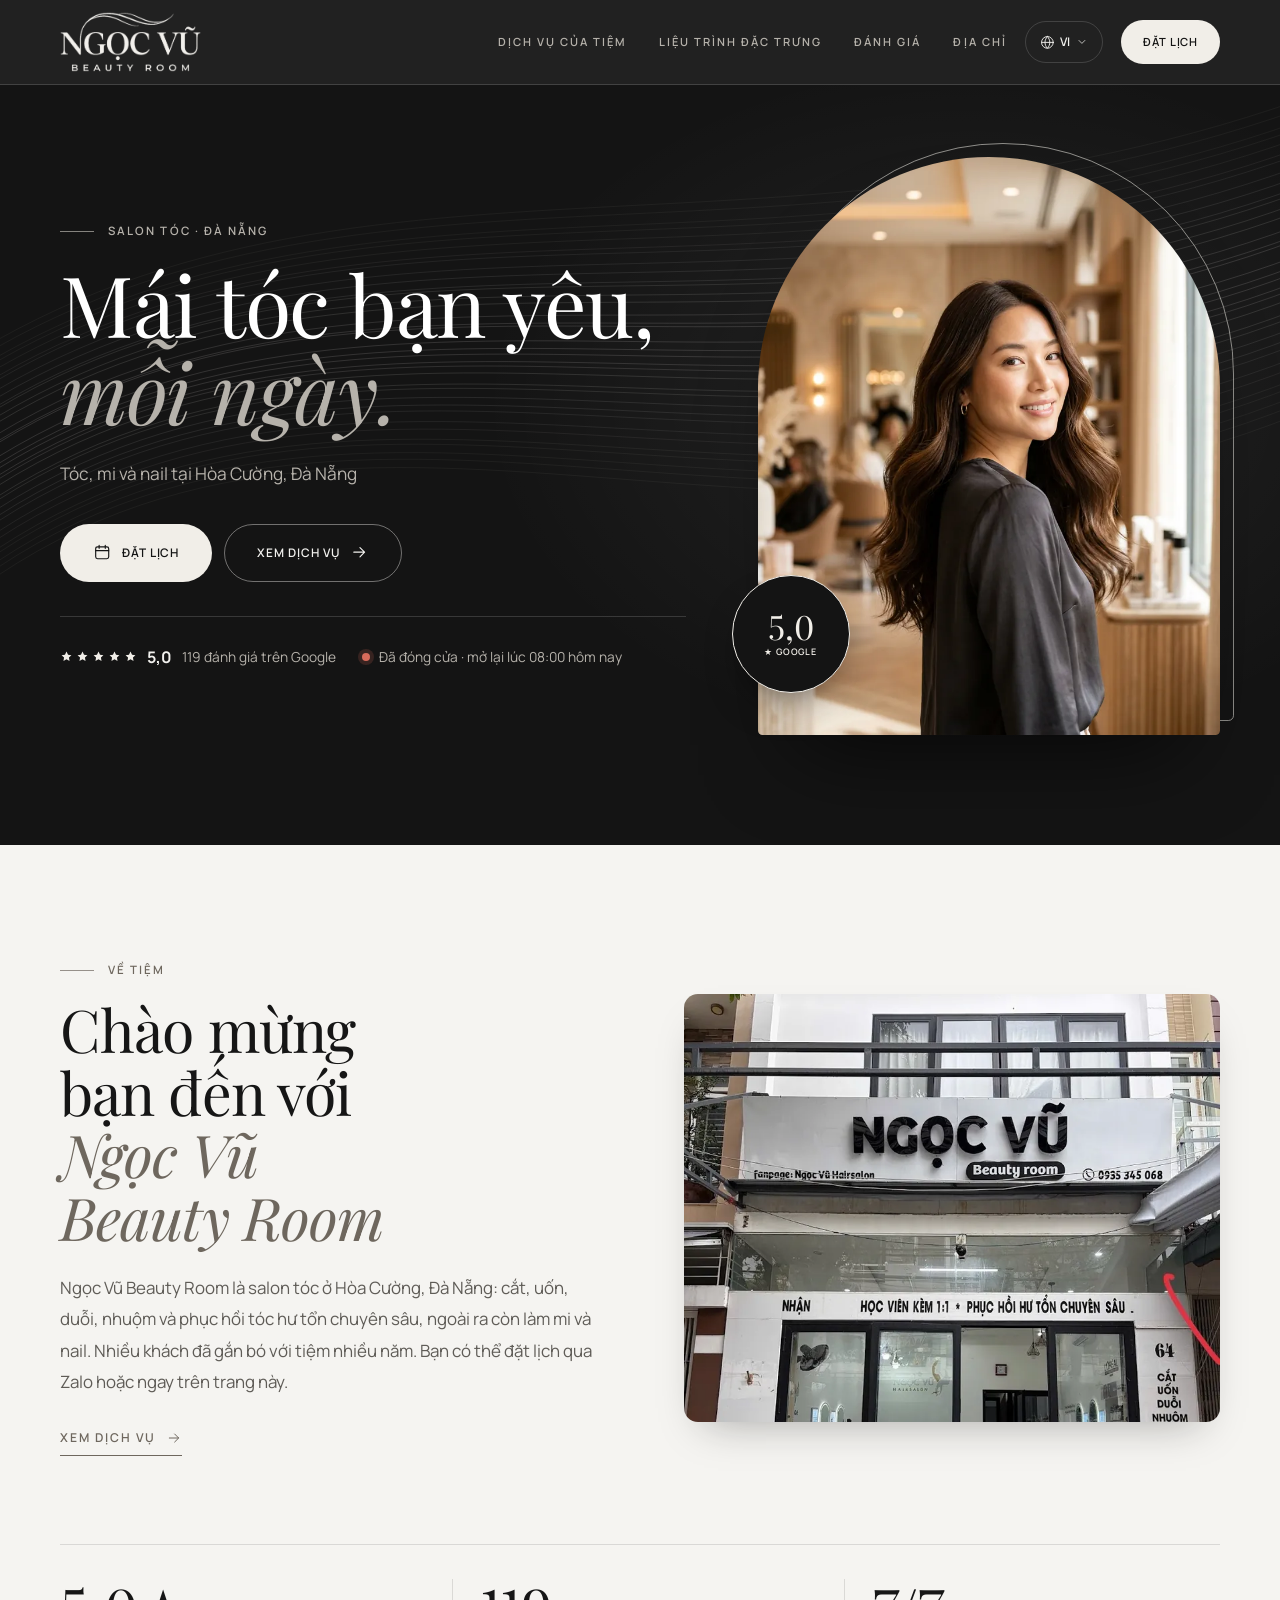
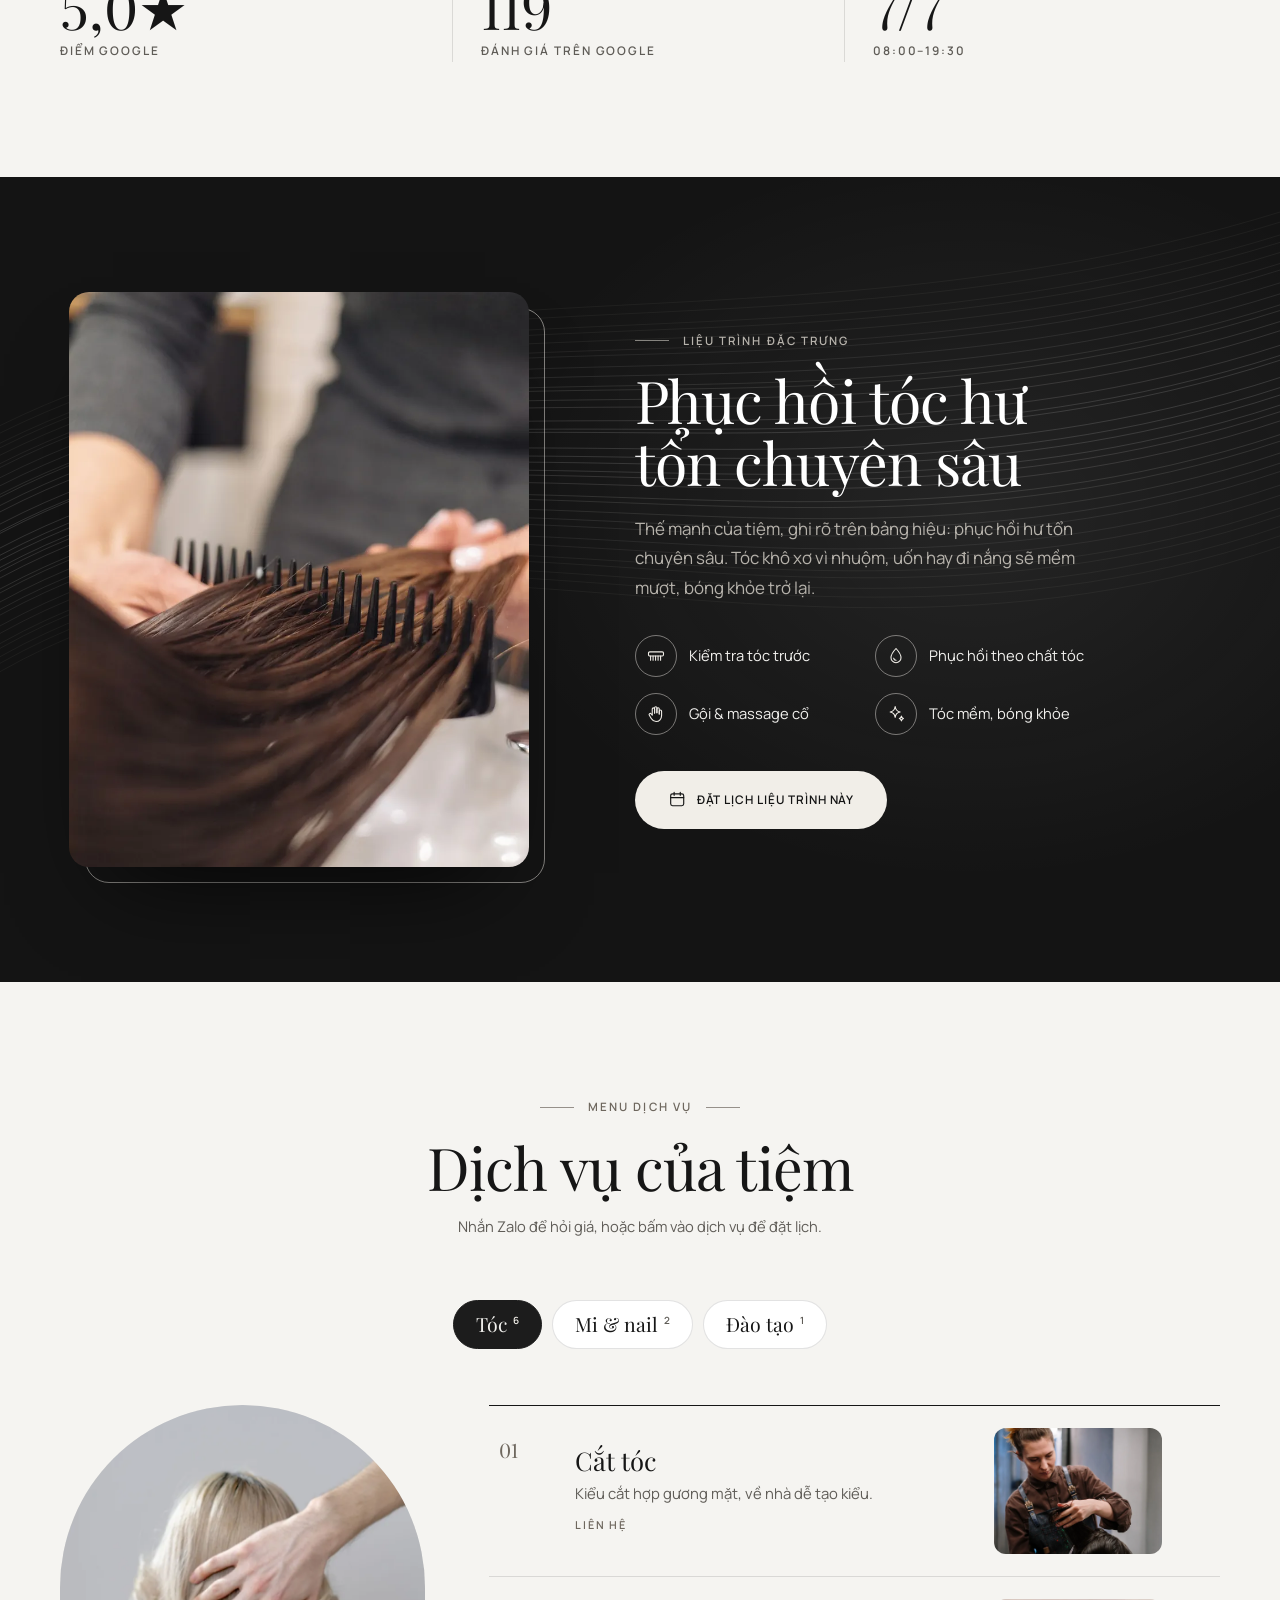
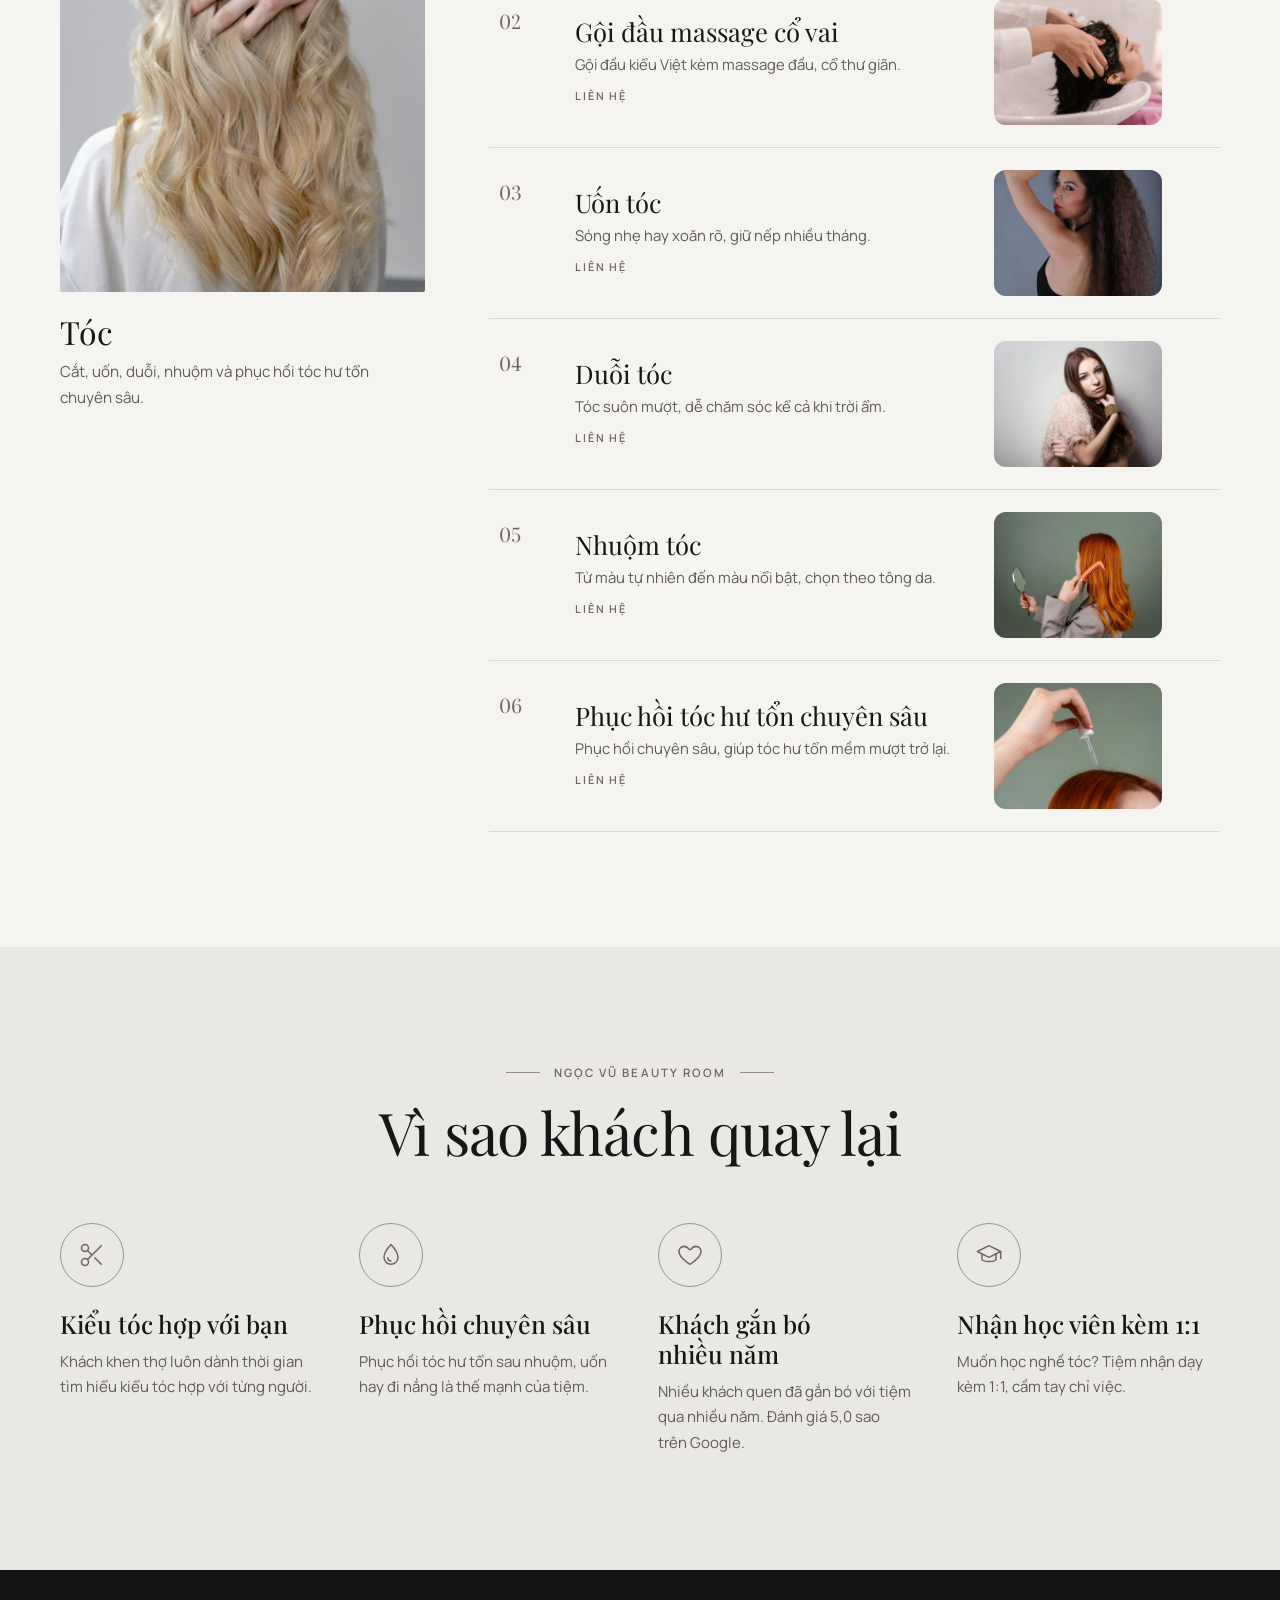
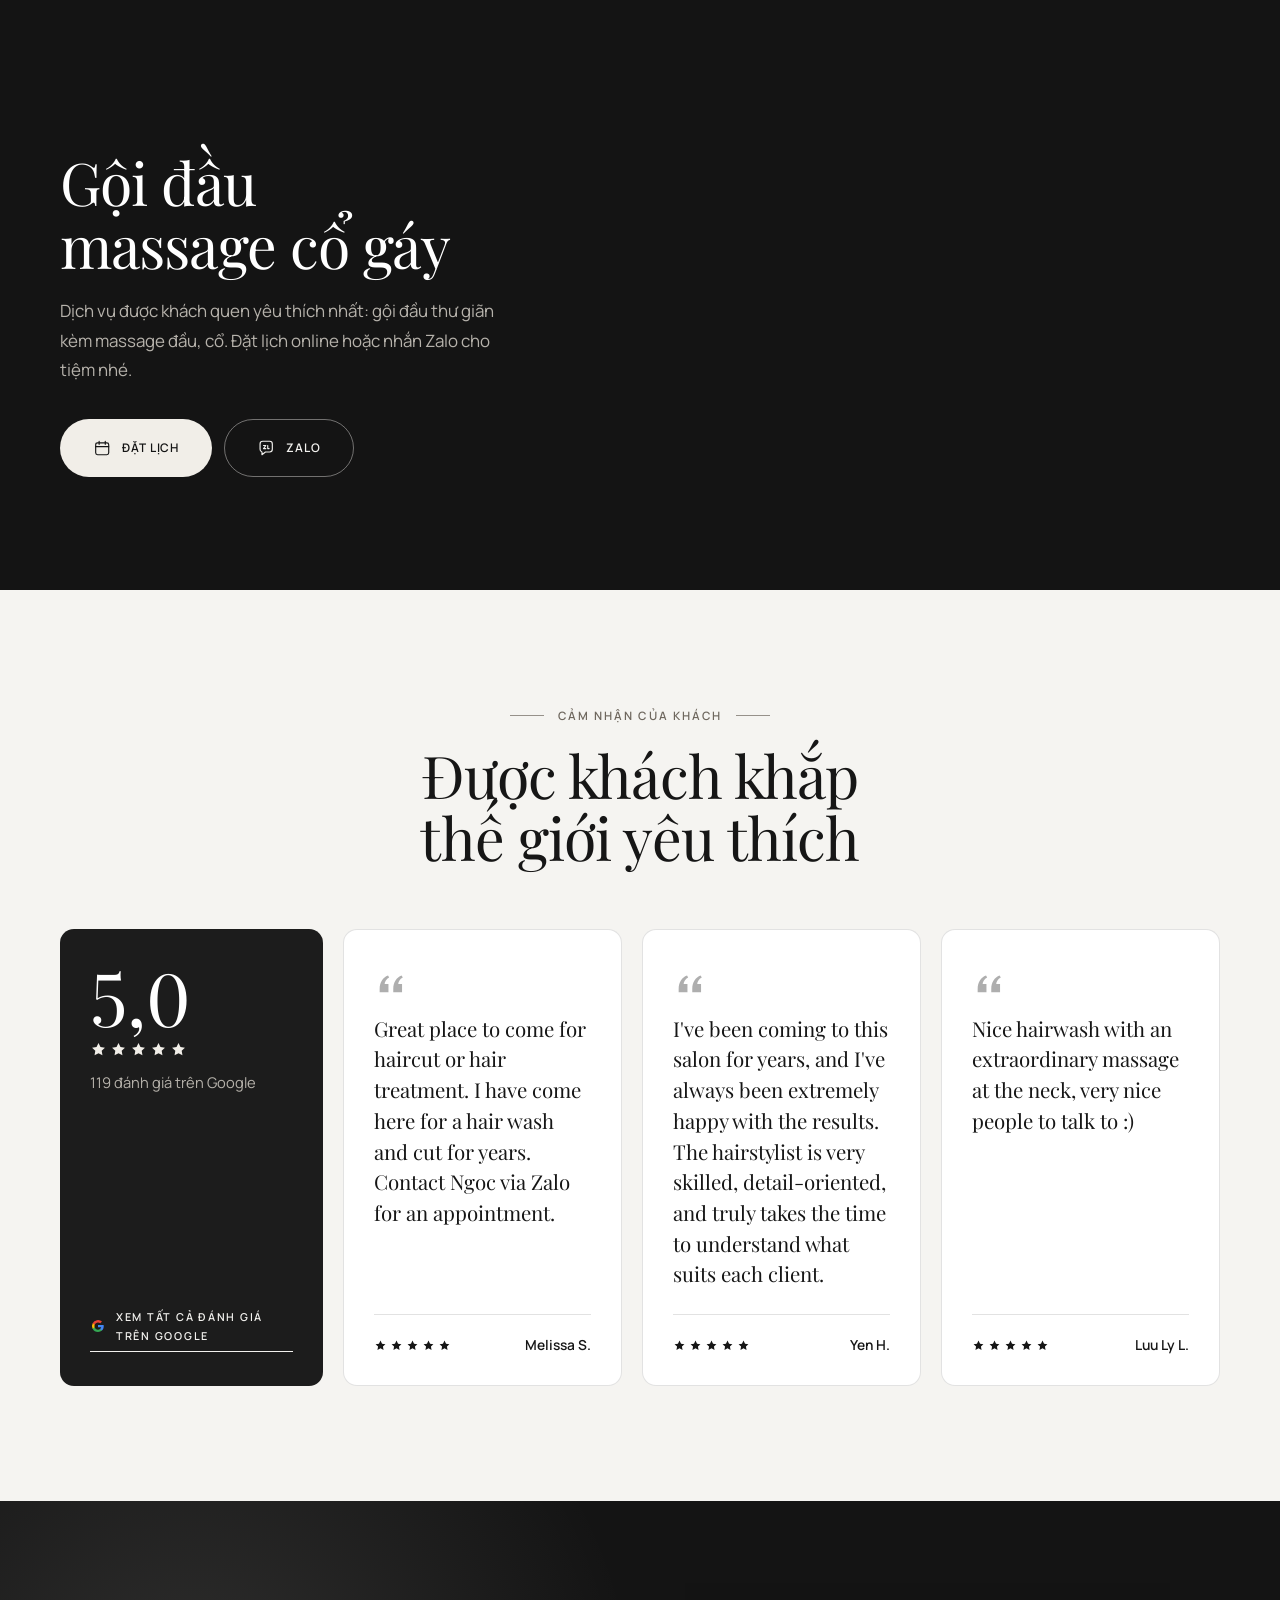
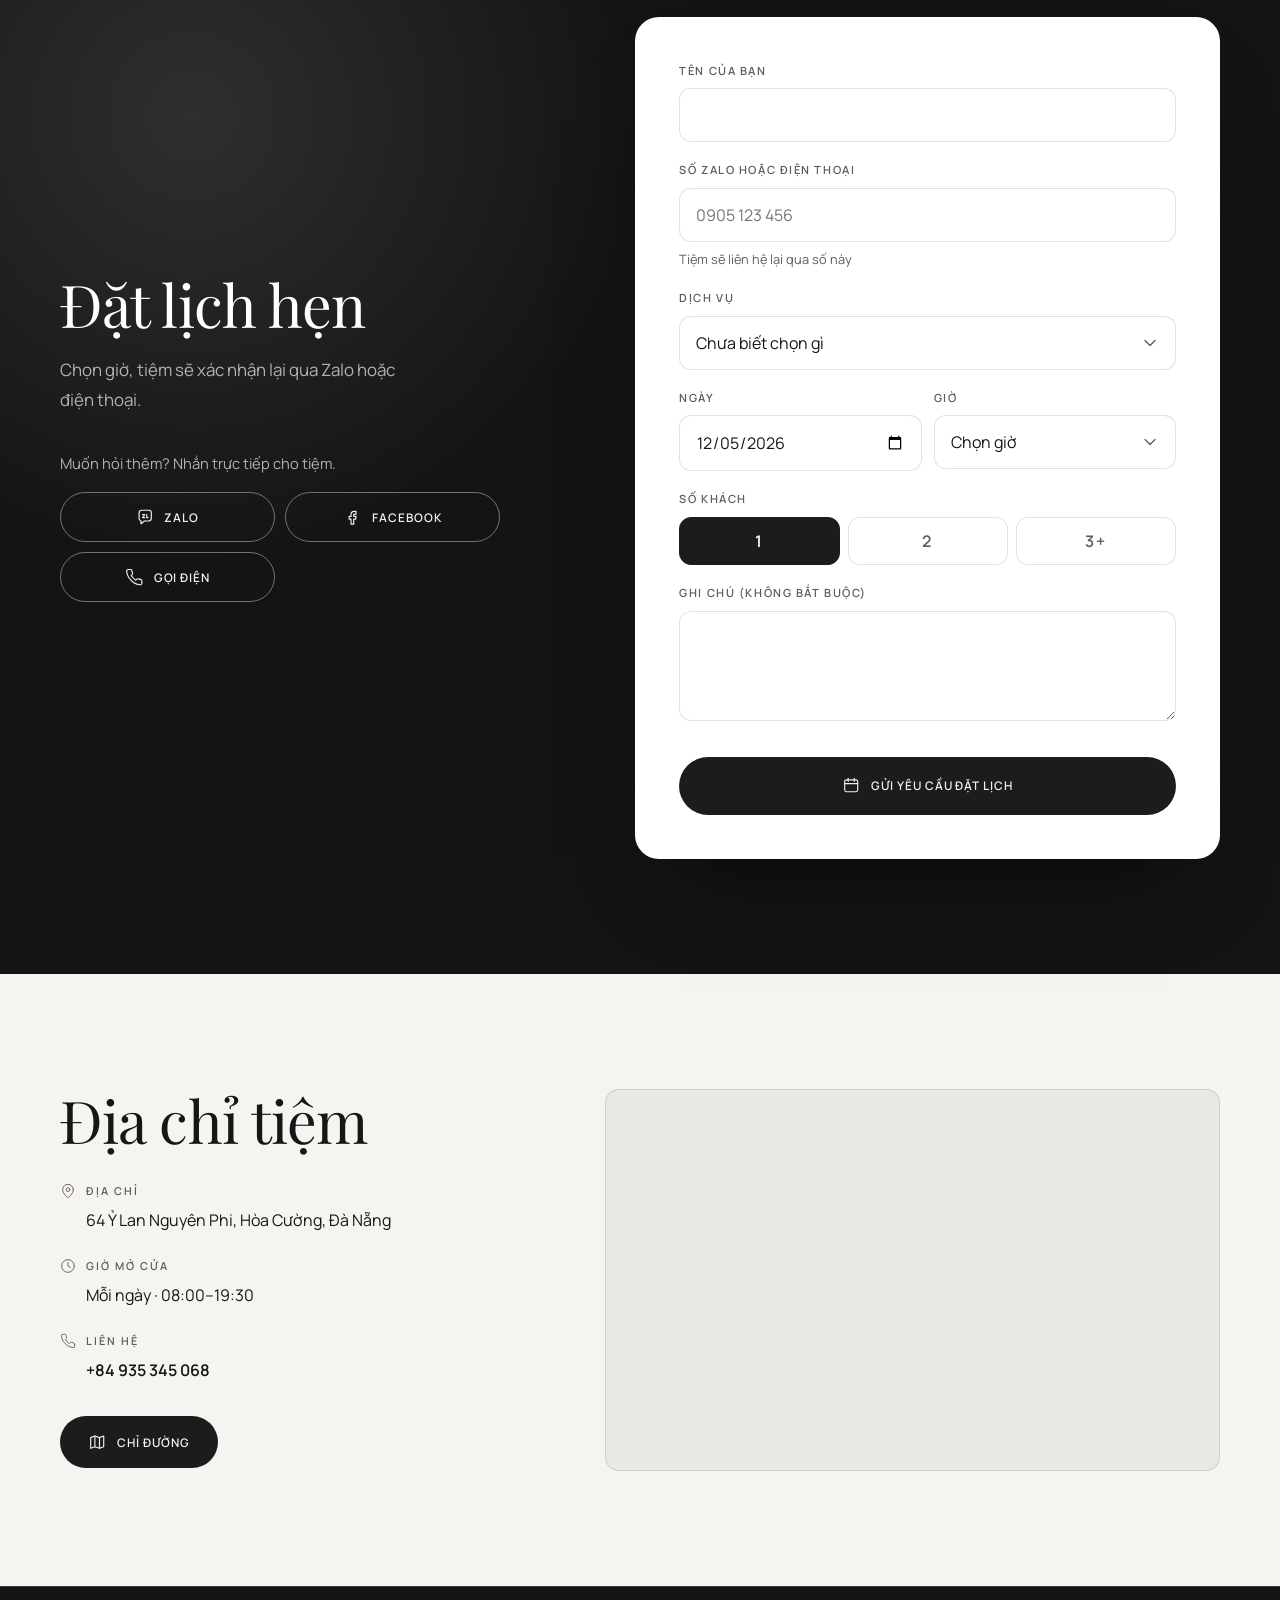
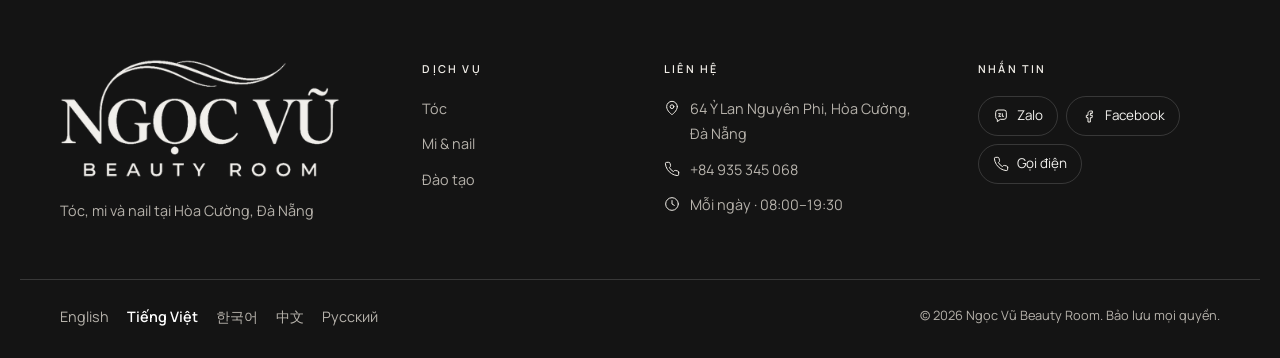
<file: vi/index.html>
<!doctype html>
<html lang="vi" class="v3 bg-strands t-mono">
<head>
<meta charset="utf-8">
<meta name="viewport" content="width=device-width, initial-scale=1, viewport-fit=cover">
<title>Ngọc Vũ Beauty Room · Salon tóc · Đà Nẵng</title>
<meta name="description" content="Tóc, mi và nail tại Hòa Cường, Đà Nẵng · 5,0★ · 119 đánh giá trên Google">
<meta name="robots" content="noindex,nofollow">
<link rel="canonical" href="https://romans7997.github.io/ngoc-vu-hair/vi/">
<link rel="alternate" hreflang="en" href="https://romans7997.github.io/ngoc-vu-hair/">
<link rel="alternate" hreflang="vi" href="https://romans7997.github.io/ngoc-vu-hair/vi/">
<link rel="alternate" hreflang="ko" href="https://romans7997.github.io/ngoc-vu-hair/ko/">
<link rel="alternate" hreflang="zh" href="https://romans7997.github.io/ngoc-vu-hair/zh/">
<link rel="alternate" hreflang="ru" href="https://romans7997.github.io/ngoc-vu-hair/ru/">
<link rel="alternate" hreflang="x-default" href="https://romans7997.github.io/ngoc-vu-hair/">
<meta property="og:type" content="website">
<meta property="og:title" content="Ngọc Vũ Beauty Room">
<meta property="og:description" content="Tóc, mi và nail tại Hòa Cường, Đà Nẵng">
<meta property="og:image" content="https://romans7997.github.io/ngoc-vu-hair/img/og.jpg"><meta name="theme-color" content="#1f150e">
<link rel="icon" href="../favicon.svg" type="image/svg+xml">
<link rel="preconnect" href="https://fonts.googleapis.com">
<link rel="preconnect" href="https://fonts.gstatic.com" crossorigin>
<link rel="stylesheet" href="https://fonts.googleapis.com/css2?family=Playfair+Display:ital,wght@0,400;0,500;0,600;1,400;1,500&amp;family=Manrope:wght@400;500;600;700&amp;display=swap">
<link rel="stylesheet" href="../assets/v3.css?v=10a3d009">
<style>:root{ --wood:#141414;--wood-2:#1c1c1c;--wood-3:#2b2b2b;--wood-rgb:20,20,20;--cream:#f5f4f1;--cream-2:#eae8e4;--paper:#ffffff;--ink:#161616;--ink-rgb:22,22,22;--muted:#5f5c57;--muted-strong:#4a4844;--line:rgba(22,22,22,.12);--gold:#f1eee8;--gold-hi:#ffffff;--gold-deep:#6e675e;--btn-ink:#141414;--gold-rgb:241,238,232;--glow-rgb:255,255,255;--glow2-rgb:120,120,120;--deep-rgb:22,22,22;--on-dark:#f2f1ee;--on-dark-muted:#b6b2ab;--on-dark-rgb:242,241,238;--line-dark:rgba(242,241,238,.16);--on-dark-head:#ffffff;--slat-rgb:255,255,255;--font-head:'Playfair Display',Georgia,serif;--font-num:'Playfair Display',Georgia,serif;--font-head-ru:'Playfair Display',Georgia,serif;--font-head-ko:'Playfair Display','Nanum Myeongjo',serif;--font-head-zh:'Playfair Display','Noto Serif SC',serif;--font-body:'Manrope','Apple SD Gothic Neo','Malgun Gothic','Noto Sans KR','PingFang SC','Microsoft YaHei','Noto Sans SC',system-ui,-apple-system,'Segoe UI',Roboto,sans-serif;--radius:14px }</style>
<script>document.documentElement.classList.add("js")</script>
<link rel="preload" as="image" href="../img/hero-928.webp" imagesrcset="../img/hero-800.webp 800w, ../img/hero-928.webp 928w" imagesizes="(min-width: 960px) 40vw, 100vw">
<script type="application/ld+json">{"@context": "https://schema.org", "@type": "HairSalon", "name": "Ngọc Vũ Beauty Room", "telephone": "+84935345068", "url": "https://romans7997.github.io/ngoc-vu-hair/vi/", "address": {"@type": "PostalAddress", "streetAddress": "64 Ỷ Lan Nguyên Phi, Hòa Cường, Đà Nẵng", "addressLocality": "Da Nang", "addressCountry": "VN"}, "openingHoursSpecification": [{"@type": "OpeningHoursSpecification", "dayOfWeek": "Monday", "opens": "08:00", "closes": "19:30"}, {"@type": "OpeningHoursSpecification", "dayOfWeek": "Tuesday", "opens": "08:00", "closes": "19:30"}, {"@type": "OpeningHoursSpecification", "dayOfWeek": "Wednesday", "opens": "08:00", "closes": "19:30"}, {"@type": "OpeningHoursSpecification", "dayOfWeek": "Thursday", "opens": "08:00", "closes": "19:30"}, {"@type": "OpeningHoursSpecification", "dayOfWeek": "Friday", "opens": "08:00", "closes": "19:30"}, {"@type": "OpeningHoursSpecification", "dayOfWeek": "Saturday", "opens": "08:00", "closes": "19:30"}, {"@type": "OpeningHoursSpecification", "dayOfWeek": "Sunday", "opens": "08:00", "closes": "19:30"}], "sameAs": ["https://www.facebook.com/share/zizKv9jR9bhix95x/", "https://www.google.com/maps/place/?q=place_id:ChIJFSICDgAZQjERq6g8MRtW8YA"], "priceRange": "₫₫", "image": "https://romans7997.github.io/ngoc-vu-hair/img/hero-928.webp"}</script>
</head>
<body>
<a class="skip" href="#main">Chuyển đến nội dung chính</a>

<header class="nav" id="top">
  <div class="wrap nav-inner">
    <a class="logo" href="#top" aria-label="Ngọc Vũ Beauty Room"><img class="logo-img" src="../logo-wide.png" alt="Ngọc Vũ Beauty Room" width="705" height="300"></a>
    <nav class="nav-links" aria-label="Menu">
      <a href="#services">Dịch vụ của tiệm</a>
<a href="#signature">Liệu trình đặc trưng</a><a href="#reviews">Đánh giá</a>      <a href="#visit">Địa chỉ</a>
    </nav>
    <details class="lang">
      <summary aria-label="Ngôn ngữ"><svg class="ic" viewBox="0 0 24 24" aria-hidden="true" focusable="false"><circle cx="12" cy="12" r="9.5"/><path d="M2.5 12h19M12 2.5c2.6 2.8 3.9 6 3.9 9.5S14.6 18.7 12 21.5C9.4 18.7 8.1 15.5 8.1 12S9.4 5.3 12 2.5z"/></svg><span>VI</span><svg class="ic chev" viewBox="0 0 24 24" aria-hidden="true" focusable="false"><path d="M6 9l6 6 6-6"/></svg></summary>
      <ul class="lang-menu">
<li><a href="../" hreflang="en" lang="en" data-lang="en">English</a></li>
<li><a href="../vi/" hreflang="vi" lang="vi" data-lang="vi" aria-current="true">Tiếng Việt</a></li>
<li><a href="../ko/" hreflang="ko" lang="ko" data-lang="ko">한국어</a></li>
<li><a href="../zh/" hreflang="zh" lang="zh" data-lang="zh">中文</a></li>
<li><a href="../ru/" hreflang="ru" lang="ru" data-lang="ru">Русский</a></li>
      </ul>
    </details>
<a class="btn btn-gold btn-sm nav-book" href="#book">Đặt lịch</a>  </div>
</header>

<main id="main">
  <section class="hero">
    
    <div class="wrap hero-grid">
      <div class="hero-copy">
        <p class="eyebrow eyebrow-light">Salon tóc · Đà Nẵng</p>
        <h1 class="hero-title"><span>Mái tóc bạn yêu,</span> <em>mỗi ngày.</em></h1>
        <p class="hero-lead">Tóc, mi và nail tại Hòa Cường, Đà Nẵng</p>
        <div class="hero-cta">
<a class="btn btn-gold btn-lg" href="#book"><svg class="ic" viewBox="0 0 24 24" aria-hidden="true" focusable="false"><rect x="3.5" y="5" width="17" height="15.5" rx="2.5"/><path d="M8 3v4M16 3v4M3.5 10h17"/></svg><span>Đặt lịch</span></a><a class="btn btn-line-light btn-lg" href="#services"><span>Xem dịch vụ</span><svg class="ic" viewBox="0 0 24 24" aria-hidden="true" focusable="false"><path d="M5 12h14M13 6l6 6-6 6"/></svg></a>        </div>
        <div class="hero-meta">
<a class="hero-rating" href="https://www.google.com/maps/place/?q=place_id:ChIJFSICDgAZQjERq6g8MRtW8YA" target="_blank" rel="noopener"><span class="stars xs" role="img" aria-label="5.0 / 5"><svg class="st" viewBox="0 0 24 24" aria-hidden="true" focusable="false"><path class="fill" d="M12 2.8l2.8 5.8 6.3.9-4.6 4.4 1.1 6.3L12 17.2l-5.6 3 1.1-6.3L2.9 9.5l6.3-.9z"/></svg><svg class="st" viewBox="0 0 24 24" aria-hidden="true" focusable="false"><path class="fill" d="M12 2.8l2.8 5.8 6.3.9-4.6 4.4 1.1 6.3L12 17.2l-5.6 3 1.1-6.3L2.9 9.5l6.3-.9z"/></svg><svg class="st" viewBox="0 0 24 24" aria-hidden="true" focusable="false"><path class="fill" d="M12 2.8l2.8 5.8 6.3.9-4.6 4.4 1.1 6.3L12 17.2l-5.6 3 1.1-6.3L2.9 9.5l6.3-.9z"/></svg><svg class="st" viewBox="0 0 24 24" aria-hidden="true" focusable="false"><path class="fill" d="M12 2.8l2.8 5.8 6.3.9-4.6 4.4 1.1 6.3L12 17.2l-5.6 3 1.1-6.3L2.9 9.5l6.3-.9z"/></svg><svg class="st" viewBox="0 0 24 24" aria-hidden="true" focusable="false"><path class="fill" d="M12 2.8l2.8 5.8 6.3.9-4.6 4.4 1.1 6.3L12 17.2l-5.6 3 1.1-6.3L2.9 9.5l6.3-.9z"/></svg></span><strong>5,0</strong><span>119 đánh giá trên Google</span></a><span id="open-status" class="open-status">Mỗi ngày · 08:00–19:30</span>        </div>
      </div>
      <div class="hero-media">
        <div class="arch"><img src="../img/hero-928.webp" srcset="../img/hero-800.webp 800w, ../img/hero-928.webp 928w" sizes="(min-width: 960px) 40vw, 100vw" alt="" width="928" height="1152" fetchpriority="high" style="object-position:50% 30%"></div>
<div class="seal" aria-hidden="true"><span class="seal-big">5,0</span><span class="seal-small">★ Google</span></div>      </div>
    </div>
  </section>


  <section class="section intro" id="about">
    <div class="wrap">
      <div class="intro-grid">
        <div class="intro-copy">
          <p class="eyebrow">Về tiệm</p>
          <h2>Chào mừng bạn đến với <em>Ngọc Vũ Beauty Room</em></h2>
<p class="lead">Ngọc Vũ Beauty Room là salon tóc ở Hòa Cường, Đà Nẵng: cắt, uốn, duỗi, nhuộm và phục hồi tóc hư tổn chuyên sâu, ngoài ra còn làm mi và nail. Nhiều khách đã gắn bó với tiệm nhiều năm. Bạn có thể đặt lịch qua Zalo hoặc ngay trên trang này.</p>          <a class="link-arrow" href="#services"><span>Xem dịch vụ</span><svg class="ic" viewBox="0 0 24 24" aria-hidden="true" focusable="false"><path d="M5 12h14M13 6l6 6-6 6"/></svg></a>
        </div>
        <div class="intro-media"><img src="../img/about-960.webp" srcset="../img/about-800.webp 800w, ../img/about-960.webp 960w" sizes="(min-width: 960px) 42vw, 100vw" alt="" width="960" height="770" loading="lazy" decoding="async" style="object-position:50% 40%"></div>
      </div>
      <ul class="stats" style="--n:3">
<li><span class="stat-big">5,0★</span><span class="stat-small">điểm Google</span></li>
<li><span class="stat-big">119</span><span class="stat-small">đánh giá trên Google</span></li>
<li><span class="stat-big">7/7</span><span class="stat-small">08:00–19:30</span></li>
      </ul>
    </div>
  </section>

  <section class="section signature" id="signature">
    
    <div class="wrap sig-grid">
<div class="sig-media"><div class="sig-frame"><img src="../img/sig-1600.webp" srcset="../img/sig-800.webp 800w, ../img/sig-1600.webp 1600w" sizes="(min-width: 960px) 40vw, 100vw" alt="" width="1600" height="2400" loading="lazy" decoding="async" style="object-position:50% 40%"></div></div>      <div class="sig-copy">
        <p class="eyebrow eyebrow-light">Liệu trình đặc trưng</p>
        <h2>Phục hồi tóc hư tổn chuyên sâu</h2>
<p class="sig-desc">Thế mạnh của tiệm, ghi rõ trên bảng hiệu: phục hồi hư tổn chuyên sâu. Tóc khô xơ vì nhuộm, uốn hay đi nắng sẽ mềm mượt, bóng khỏe trở lại.</p>        <ul class="sig-incl" aria-label="Liệu trình gồm">
<li><svg class="ic" viewBox="0 0 24 24" aria-hidden="true" focusable="false"><rect x="3" y="7" width="18" height="5" rx="1.5"/><path d="M5.5 12v5M8.5 12v5M11.5 12v5M14.5 12v5M17.5 12v5"/></svg><span>Kiểm tra tóc trước</span></li><li><svg class="ic" viewBox="0 0 24 24" aria-hidden="true" focusable="false"><path d="M12 3s6 6.4 6 11a6 6 0 0 1-12 0c0-4.6 6-11 6-11z"/><path d="M9.2 14.6a2.9 2.9 0 0 0 2.8 2.6"/></svg><span>Phục hồi theo chất tóc</span></li><li><svg class="ic" viewBox="0 0 24 24" aria-hidden="true" focusable="false"><path d="M7.5 12.5V6a1.4 1.4 0 0 1 2.8 0v5"/><path d="M10.3 10.5V4.6a1.4 1.4 0 0 1 2.8 0v5.9"/><path d="M13.1 10.5V5.8a1.4 1.4 0 0 1 2.8 0v6.2"/><path d="M15.9 12V8.6a1.4 1.4 0 0 1 2.8 0v5.2c0 4.1-2.8 7.2-6.6 7.2-2.6 0-4.3-1.2-5.6-3.3l-2.5-4.2a1.4 1.4 0 0 1 2.3-1.6l1.2 1.6"/></svg><span>Gội &amp; massage cổ</span></li><li><svg class="ic" viewBox="0 0 24 24" aria-hidden="true" focusable="false"><path d="M11 3c.6 4.2 2.2 5.9 6 6.5-3.8.6-5.4 2.3-6 6.5-.6-4.2-2.2-5.9-6-6.5 3.8-.6 5.4-2.3 6-6.5z"/><path d="M18.5 14.5c.3 1.8 1 2.6 2.5 2.9-1.5.3-2.2 1.1-2.5 2.9-.3-1.8-1-2.6-2.5-2.9 1.5-.3 2.2-1.1 2.5-2.9z"/></svg><span>Tóc mềm, bóng khỏe</span></li>        </ul>
<a class="btn btn-gold btn-lg" href="#book" data-service="s0-5"><svg class="ic" viewBox="0 0 24 24" aria-hidden="true" focusable="false"><rect x="3.5" y="5" width="17" height="15.5" rx="2.5"/><path d="M8 3v4M16 3v4M3.5 10h17"/></svg><span>Đặt lịch liệu trình này</span></a>      </div>
    </div>
  </section>


  <section class="section menu-sec" id="services">
    <div class="wrap">
      <header class="section-head center">
        <p class="eyebrow">Menu dịch vụ</p>
        <h2>Dịch vụ của tiệm</h2>
        <p class="section-note">Nhắn Zalo để hỏi giá, hoặc bấm vào dịch vụ để đặt lịch.</p>
      </header>
      <div class="tabs" role="tablist" aria-label="Dịch vụ của tiệm">
<button type="button" role="tab" id="tab-cat0" aria-controls="cat0" aria-selected="true">Tóc<sup>6</sup></button><button type="button" role="tab" id="tab-cat1" aria-controls="cat1" aria-selected="false" tabindex="-1">Mi &amp; nail<sup>2</sup></button><button type="button" role="tab" id="tab-cat2" aria-controls="cat2" aria-selected="false" tabindex="-1">Đào tạo<sup>1</sup></button>      </div>
      <div class="panel is-active" id="cat0" role="tabpanel" aria-labelledby="tab-cat0">
        <div class="panel-media">
<div class="panel-img"><img src="../img/c0-1600.webp" srcset="../img/c0-800.webp 800w, ../img/c0-1600.webp 1600w" sizes="(min-width: 960px) 30vw, 140px" alt="" width="1600" height="2399" fetchpriority="high" style="object-position:50% 30%"></div>          <h3 class="panel-title">Tóc</h3>
<p class="panel-desc">Cắt, uốn, duỗi, nhuộm và phục hồi tóc hư tổn chuyên sâu.</p>        </div>
        <div class="panel-list">
          <div class="mr">
            <a class="mr-row" href="#book" data-service="s0-0">
              <span class="mr-num">01</span>
<span class="mr-img"><img src="../img/m0-0-1600.webp" srcset="../img/m0-0-800.webp 800w, ../img/m0-0-1600.webp 1600w" sizes="(min-width: 960px) 160px, 96px" alt="" width="1600" height="2400" loading="lazy" decoding="async" style="object-position:50% 40%"></span>              <span class="mr-body"><span class="mr-name">Cắt tóc</span><small>Kiểu cắt hợp gương mặt, về nhà dễ tạo kiểu.</small><em class="mr-ask">Liên hệ</em></span>
              <span class="mt-go"><svg class="ic" viewBox="0 0 24 24" aria-hidden="true" focusable="false"><path d="M5 12h14M13 6l6 6-6 6"/></svg></span>
            </a>
            <a class="mr-row" href="#book" data-service="s0-1">
              <span class="mr-num">02</span>
<span class="mr-img"><img src="../img/m0-1-1600.webp" srcset="../img/m0-1-800.webp 800w, ../img/m0-1-1600.webp 1600w" sizes="(min-width: 960px) 160px, 96px" alt="" width="1600" height="1067" loading="lazy" decoding="async" style="object-position:50% 40%"></span>              <span class="mr-body"><span class="mr-name">Gội đầu massage cổ vai</span><small>Gội đầu kiểu Việt kèm massage đầu, cổ thư giãn.</small><em class="mr-ask">Liên hệ</em></span>
              <span class="mt-go"><svg class="ic" viewBox="0 0 24 24" aria-hidden="true" focusable="false"><path d="M5 12h14M13 6l6 6-6 6"/></svg></span>
            </a>
            <a class="mr-row" href="#book" data-service="s0-2">
              <span class="mr-num">03</span>
<span class="mr-img"><img src="../img/m0-2-1600.webp" srcset="../img/m0-2-800.webp 800w, ../img/m0-2-1600.webp 1600w" sizes="(min-width: 960px) 160px, 96px" alt="" width="1600" height="2400" loading="lazy" decoding="async" style="object-position:50% 40%"></span>              <span class="mr-body"><span class="mr-name">Uốn tóc</span><small>Sóng nhẹ hay xoăn rõ, giữ nếp nhiều tháng.</small><em class="mr-ask">Liên hệ</em></span>
              <span class="mt-go"><svg class="ic" viewBox="0 0 24 24" aria-hidden="true" focusable="false"><path d="M5 12h14M13 6l6 6-6 6"/></svg></span>
            </a>
            <a class="mr-row" href="#book" data-service="s0-3">
              <span class="mr-num">04</span>
<span class="mr-img"><img src="../img/m0-3-1600.webp" srcset="../img/m0-3-800.webp 800w, ../img/m0-3-1600.webp 1600w" sizes="(min-width: 960px) 160px, 96px" alt="" width="1600" height="1067" loading="lazy" decoding="async" style="object-position:50% 40%"></span>              <span class="mr-body"><span class="mr-name">Duỗi tóc</span><small>Tóc suôn mượt, dễ chăm sóc kể cả khi trời ẩm.</small><em class="mr-ask">Liên hệ</em></span>
              <span class="mt-go"><svg class="ic" viewBox="0 0 24 24" aria-hidden="true" focusable="false"><path d="M5 12h14M13 6l6 6-6 6"/></svg></span>
            </a>
            <a class="mr-row" href="#book" data-service="s0-4">
              <span class="mr-num">05</span>
<span class="mr-img"><img src="../img/m0-4-1600.webp" srcset="../img/m0-4-800.webp 800w, ../img/m0-4-1600.webp 1600w" sizes="(min-width: 960px) 160px, 96px" alt="" width="1600" height="1067" loading="lazy" decoding="async" style="object-position:50% 40%"></span>              <span class="mr-body"><span class="mr-name">Nhuộm tóc</span><small>Từ màu tự nhiên đến màu nổi bật, chọn theo tông da.</small><em class="mr-ask">Liên hệ</em></span>
              <span class="mt-go"><svg class="ic" viewBox="0 0 24 24" aria-hidden="true" focusable="false"><path d="M5 12h14M13 6l6 6-6 6"/></svg></span>
            </a>
            <a class="mr-row" href="#book" data-service="s0-5">
              <span class="mr-num">06</span>
<span class="mr-img"><img src="../img/m0-5-1600.webp" srcset="../img/m0-5-800.webp 800w, ../img/m0-5-1600.webp 1600w" sizes="(min-width: 960px) 160px, 96px" alt="" width="1600" height="1067" loading="lazy" decoding="async" style="object-position:50% 40%"></span>              <span class="mr-body"><span class="mr-name">Phục hồi tóc hư tổn chuyên sâu</span><small>Phục hồi chuyên sâu, giúp tóc hư tổn mềm mượt trở lại.</small><em class="mr-ask">Liên hệ</em></span>
              <span class="mt-go"><svg class="ic" viewBox="0 0 24 24" aria-hidden="true" focusable="false"><path d="M5 12h14M13 6l6 6-6 6"/></svg></span>
            </a>
          </div>
        </div>
      </div>
      <div class="panel" id="cat1" role="tabpanel" aria-labelledby="tab-cat1">
        <div class="panel-media">
<div class="panel-img"><img src="../img/c1-1600.webp" srcset="../img/c1-800.webp 800w, ../img/c1-1600.webp 1600w" sizes="(min-width: 960px) 30vw, 140px" alt="" width="1600" height="2400" loading="lazy" decoding="async" style="object-position:50% 40%"></div>          <h3 class="panel-title">Mi &amp; nail</h3>
<p class="panel-desc">Làm mi và nail ngay trong lần ghé làm tóc.</p>        </div>
        <div class="panel-list">
          <div class="mr">
            <a class="mr-row" href="#book" data-service="s1-0">
              <span class="mr-num">01</span>
<span class="mr-img"><img src="../img/m1-0-1600.webp" srcset="../img/m1-0-800.webp 800w, ../img/m1-0-1600.webp 1600w" sizes="(min-width: 960px) 160px, 96px" alt="" width="1600" height="2400" loading="lazy" decoding="async" style="object-position:50% 40%"></span>              <span class="mr-body"><span class="mr-name">Làm mi</span><small>Mi classic, tự nhiên hoặc hybrid, nhẹ và thoải mái.</small><em class="mr-ask">Liên hệ</em></span>
              <span class="mt-go"><svg class="ic" viewBox="0 0 24 24" aria-hidden="true" focusable="false"><path d="M5 12h14M13 6l6 6-6 6"/></svg></span>
            </a>
            <a class="mr-row" href="#book" data-service="s1-1">
              <span class="mr-num">02</span>
<span class="mr-img"><img src="../img/m1-1-1600.webp" srcset="../img/m1-1-800.webp 800w, ../img/m1-1-1600.webp 1600w" sizes="(min-width: 960px) 160px, 96px" alt="" width="1600" height="2400" loading="lazy" decoding="async" style="object-position:50% 40%"></span>              <span class="mr-body"><span class="mr-name">Làm nail</span><small>Làm móng tay, móng chân và sơn gel trong một lần ghé.</small><em class="mr-ask">Liên hệ</em></span>
              <span class="mt-go"><svg class="ic" viewBox="0 0 24 24" aria-hidden="true" focusable="false"><path d="M5 12h14M13 6l6 6-6 6"/></svg></span>
            </a>
          </div>
        </div>
      </div>
      <div class="panel" id="cat2" role="tabpanel" aria-labelledby="tab-cat2">
        <div class="panel-media">
<div class="panel-img"><img src="../img/c2-1600.webp" srcset="../img/c2-800.webp 800w, ../img/c2-1600.webp 1600w" sizes="(min-width: 960px) 30vw, 140px" alt="" width="1600" height="2844" loading="lazy" decoding="async" style="object-position:50% 35%"></div>          <h3 class="panel-title">Đào tạo</h3>
<p class="panel-desc">Nhận học viên kèm 1:1, học và thực hành ngay tại tiệm.</p>        </div>
        <div class="panel-list">
          <div class="mr">
            <a class="mr-row" href="#book" data-service="s2-0">
              <span class="mr-num">01</span>
<span class="mr-img"><img src="../img/m2-0-1600.webp" srcset="../img/m2-0-800.webp 800w, ../img/m2-0-1600.webp 1600w" sizes="(min-width: 960px) 160px, 96px" alt="" width="1600" height="2400" loading="lazy" decoding="async" style="object-position:50% 40%"></span>              <span class="mr-body"><span class="mr-name">Nhận học viên kèm 1:1</span><small>Học nghề tóc kèm 1:1, từng bước, có thực hành.</small><em class="mr-ask">Liên hệ</em></span>
              <span class="mt-go"><svg class="ic" viewBox="0 0 24 24" aria-hidden="true" focusable="false"><path d="M5 12h14M13 6l6 6-6 6"/></svg></span>
            </a>
          </div>
        </div>
      </div>
    </div>
  </section>



  <section class="section features">
    <div class="wrap">
      <header class="section-head center"><p class="eyebrow">Ngọc Vũ Beauty Room</p><h2>Vì sao khách quay lại</h2></header>
      <ul class="feat-grid">
<li><span class="feat-ic"><svg class="ic" viewBox="0 0 24 24" aria-hidden="true" focusable="false"><circle cx="6" cy="6" r="3"/><circle cx="6" cy="18" r="3"/><path d="M20 4 8.1 15.9M14.5 14.5 20 20M8.1 8.1 12 12"/></svg></span><h3>Kiểu tóc hợp với bạn</h3><p>Khách khen thợ luôn dành thời gian tìm hiểu kiểu tóc hợp với từng người.</p></li>
<li><span class="feat-ic"><svg class="ic" viewBox="0 0 24 24" aria-hidden="true" focusable="false"><path d="M12 3s6 6.4 6 11a6 6 0 0 1-12 0c0-4.6 6-11 6-11z"/><path d="M9.2 14.6a2.9 2.9 0 0 0 2.8 2.6"/></svg></span><h3>Phục hồi chuyên sâu</h3><p>Phục hồi tóc hư tổn sau nhuộm, uốn hay đi nắng là thế mạnh của tiệm.</p></li>
<li><span class="feat-ic"><svg class="ic" viewBox="0 0 24 24" aria-hidden="true" focusable="false"><path d="M12 20s-7.4-4.5-9.1-9.2C1.7 7.5 3.7 4.6 6.8 4.6c2.1 0 3.6 1.2 4.3 2.7h1.8c.7-1.5 2.2-2.7 4.3-2.7 3.1 0 5.1 2.9 3.9 6.2C19.4 15.5 12 20 12 20z"/></svg></span><h3>Khách gắn bó nhiều năm</h3><p>Nhiều khách quen đã gắn bó với tiệm qua nhiều năm. Đánh giá 5,0 sao trên Google.</p></li>
<li><span class="feat-ic"><svg class="ic" viewBox="0 0 24 24" aria-hidden="true" focusable="false"><path d="M2 9l10-5 10 5-10 5z"/><path d="M6 11v5c2 2 10 2 12 0v-5"/><path d="M22 9v6"/></svg></span><h3>Nhận học viên kèm 1:1</h3><p>Muốn học nghề tóc? Tiệm nhận dạy kèm 1:1, cầm tay chỉ việc.</p></li>
      </ul>
    </div>
  </section>

  <section class="band">
    <picture><source media="(max-width: 759px)" srcset="../img/bandm-800.webp 800w, ../img/bandm-1600.webp 1600w" sizes="100vw"><img class="band-img" src="../img/band-1600.webp" srcset="../img/band-800.webp 800w, ../img/band-1600.webp 1600w" sizes="100vw" alt="" width="1600" height="1067" loading="lazy" decoding="async"></picture>
    <div class="wrap band-inner">
      <h2>Gội đầu massage cổ gáy</h2>
      <p>Dịch vụ được khách quen yêu thích nhất: gội đầu thư giãn kèm massage đầu, cổ. Đặt lịch online hoặc nhắn Zalo cho tiệm nhé.</p>
      <div class="band-cta">
<a class="btn btn-gold btn-lg" href="#book"><svg class="ic" viewBox="0 0 24 24" aria-hidden="true" focusable="false"><rect x="3.5" y="5" width="17" height="15.5" rx="2.5"/><path d="M8 3v4M16 3v4M3.5 10h17"/></svg><span>Đặt lịch</span></a><a class="btn btn-line-light btn-lg" href="https://zalo.me/0935345068" target="_blank" rel="noopener"><svg class="ic" viewBox="0 0 24 24" aria-hidden="true" focusable="false"><path d="M4 6.5A3.5 3.5 0 0 1 7.5 3h9A3.5 3.5 0 0 1 20 6.5v7a3.5 3.5 0 0 1-3.5 3.5H11l-4.5 3.5V17A3.5 3.5 0 0 1 4 13.5z"/><path d="M8.5 8.5h3l-3 4h3M14 8.5v4h1.8"/></svg><span>Zalo</span></a>      </div>
    </div>
  </section>

  <section class="section reviews" id="reviews">
    <div class="wrap">
      <header class="section-head center"><p class="eyebrow">Cảm nhận của khách</p><h2>Được khách khắp thế giới yêu thích</h2></header>
      <div class="rv-grid">
        <div class="rv-sum">
          <span class="rv-num">5,0</span>
          <div class="rv-sum-txt">
            <span class="stars" role="img" aria-label="5.0 / 5"><svg class="st" viewBox="0 0 24 24" aria-hidden="true" focusable="false"><path class="fill" d="M12 2.8l2.8 5.8 6.3.9-4.6 4.4 1.1 6.3L12 17.2l-5.6 3 1.1-6.3L2.9 9.5l6.3-.9z"/></svg><svg class="st" viewBox="0 0 24 24" aria-hidden="true" focusable="false"><path class="fill" d="M12 2.8l2.8 5.8 6.3.9-4.6 4.4 1.1 6.3L12 17.2l-5.6 3 1.1-6.3L2.9 9.5l6.3-.9z"/></svg><svg class="st" viewBox="0 0 24 24" aria-hidden="true" focusable="false"><path class="fill" d="M12 2.8l2.8 5.8 6.3.9-4.6 4.4 1.1 6.3L12 17.2l-5.6 3 1.1-6.3L2.9 9.5l6.3-.9z"/></svg><svg class="st" viewBox="0 0 24 24" aria-hidden="true" focusable="false"><path class="fill" d="M12 2.8l2.8 5.8 6.3.9-4.6 4.4 1.1 6.3L12 17.2l-5.6 3 1.1-6.3L2.9 9.5l6.3-.9z"/></svg><svg class="st" viewBox="0 0 24 24" aria-hidden="true" focusable="false"><path class="fill" d="M12 2.8l2.8 5.8 6.3.9-4.6 4.4 1.1 6.3L12 17.2l-5.6 3 1.1-6.3L2.9 9.5l6.3-.9z"/></svg></span>
            <p>119 đánh giá trên Google</p>
<a class="link-arrow" href="https://www.google.com/maps/place/?q=place_id:ChIJFSICDgAZQjERq6g8MRtW8YA" target="_blank" rel="noopener"><svg class="ic g" viewBox="0 0 24 24" aria-hidden="true" focusable="false"><path d="M20.6 12.2c0-.6-.1-1.2-.2-1.8H12v3.4h4.8a4.1 4.1 0 0 1-1.8 2.7v2.2h2.9c1.7-1.6 2.7-3.9 2.7-6.5z" class="fill g1"/><path d="M12 21c2.4 0 4.5-.8 5.9-2.2L15 16.6c-.8.5-1.8.9-3 .9-2.3 0-4.3-1.6-5-3.7H4v2.3A9 9 0 0 0 12 21z" class="fill g2"/><path d="M7 13.8a5.4 5.4 0 0 1 0-3.5V8H4a9 9 0 0 0 0 8.1z" class="fill g3"/><path d="M12 6.6c1.3 0 2.5.5 3.4 1.3l2.6-2.6A9 9 0 0 0 4 8l3 2.3c.7-2.1 2.7-3.7 5-3.7z" class="fill g4"/></svg><span>Xem tất cả đánh giá trên Google</span></a>          </div>
        </div>
        <div class="rv-list">
        <figure class="rv">
          <svg class="ic rv-q" viewBox="0 0 24 24" aria-hidden="true" focusable="false"><path class="fill" d="M4 17.5c0-4.6 2.3-8 5.9-9.4l.8 1.5c-2 1.1-3.1 2.8-3.2 4.6h2.7V20H4zm9.6 0c0-4.6 2.3-8 5.9-9.4l.8 1.5c-2 1.1-3.1 2.8-3.2 4.6h2.7V20h-6.2z"/></svg>
          <blockquote lang="en">Great place to come for haircut or hair treatment. I have come here for a hair wash and cut for years. Contact Ngoc via Zalo for an appointment.</blockquote>
          <figcaption><span class="stars xs" role="img" aria-label="5 / 5"><svg class="st" viewBox="0 0 24 24" aria-hidden="true" focusable="false"><path class="fill" d="M12 2.8l2.8 5.8 6.3.9-4.6 4.4 1.1 6.3L12 17.2l-5.6 3 1.1-6.3L2.9 9.5l6.3-.9z"/></svg><svg class="st" viewBox="0 0 24 24" aria-hidden="true" focusable="false"><path class="fill" d="M12 2.8l2.8 5.8 6.3.9-4.6 4.4 1.1 6.3L12 17.2l-5.6 3 1.1-6.3L2.9 9.5l6.3-.9z"/></svg><svg class="st" viewBox="0 0 24 24" aria-hidden="true" focusable="false"><path class="fill" d="M12 2.8l2.8 5.8 6.3.9-4.6 4.4 1.1 6.3L12 17.2l-5.6 3 1.1-6.3L2.9 9.5l6.3-.9z"/></svg><svg class="st" viewBox="0 0 24 24" aria-hidden="true" focusable="false"><path class="fill" d="M12 2.8l2.8 5.8 6.3.9-4.6 4.4 1.1 6.3L12 17.2l-5.6 3 1.1-6.3L2.9 9.5l6.3-.9z"/></svg><svg class="st" viewBox="0 0 24 24" aria-hidden="true" focusable="false"><path class="fill" d="M12 2.8l2.8 5.8 6.3.9-4.6 4.4 1.1 6.3L12 17.2l-5.6 3 1.1-6.3L2.9 9.5l6.3-.9z"/></svg></span><span>Melissa S.</span></figcaption>
        </figure>
        <figure class="rv">
          <svg class="ic rv-q" viewBox="0 0 24 24" aria-hidden="true" focusable="false"><path class="fill" d="M4 17.5c0-4.6 2.3-8 5.9-9.4l.8 1.5c-2 1.1-3.1 2.8-3.2 4.6h2.7V20H4zm9.6 0c0-4.6 2.3-8 5.9-9.4l.8 1.5c-2 1.1-3.1 2.8-3.2 4.6h2.7V20h-6.2z"/></svg>
          <blockquote lang="en">I&#39;ve been coming to this salon for years, and I&#39;ve always been extremely happy with the results. The hairstylist is very skilled, detail-oriented, and truly takes the time to understand what suits each client.</blockquote>
          <figcaption><span class="stars xs" role="img" aria-label="5 / 5"><svg class="st" viewBox="0 0 24 24" aria-hidden="true" focusable="false"><path class="fill" d="M12 2.8l2.8 5.8 6.3.9-4.6 4.4 1.1 6.3L12 17.2l-5.6 3 1.1-6.3L2.9 9.5l6.3-.9z"/></svg><svg class="st" viewBox="0 0 24 24" aria-hidden="true" focusable="false"><path class="fill" d="M12 2.8l2.8 5.8 6.3.9-4.6 4.4 1.1 6.3L12 17.2l-5.6 3 1.1-6.3L2.9 9.5l6.3-.9z"/></svg><svg class="st" viewBox="0 0 24 24" aria-hidden="true" focusable="false"><path class="fill" d="M12 2.8l2.8 5.8 6.3.9-4.6 4.4 1.1 6.3L12 17.2l-5.6 3 1.1-6.3L2.9 9.5l6.3-.9z"/></svg><svg class="st" viewBox="0 0 24 24" aria-hidden="true" focusable="false"><path class="fill" d="M12 2.8l2.8 5.8 6.3.9-4.6 4.4 1.1 6.3L12 17.2l-5.6 3 1.1-6.3L2.9 9.5l6.3-.9z"/></svg><svg class="st" viewBox="0 0 24 24" aria-hidden="true" focusable="false"><path class="fill" d="M12 2.8l2.8 5.8 6.3.9-4.6 4.4 1.1 6.3L12 17.2l-5.6 3 1.1-6.3L2.9 9.5l6.3-.9z"/></svg></span><span>Yen H.</span></figcaption>
        </figure>
        <figure class="rv">
          <svg class="ic rv-q" viewBox="0 0 24 24" aria-hidden="true" focusable="false"><path class="fill" d="M4 17.5c0-4.6 2.3-8 5.9-9.4l.8 1.5c-2 1.1-3.1 2.8-3.2 4.6h2.7V20H4zm9.6 0c0-4.6 2.3-8 5.9-9.4l.8 1.5c-2 1.1-3.1 2.8-3.2 4.6h2.7V20h-6.2z"/></svg>
          <blockquote lang="en">Nice hairwash with an extraordinary massage at the neck, very nice people to talk to :)</blockquote>
          <figcaption><span class="stars xs" role="img" aria-label="5 / 5"><svg class="st" viewBox="0 0 24 24" aria-hidden="true" focusable="false"><path class="fill" d="M12 2.8l2.8 5.8 6.3.9-4.6 4.4 1.1 6.3L12 17.2l-5.6 3 1.1-6.3L2.9 9.5l6.3-.9z"/></svg><svg class="st" viewBox="0 0 24 24" aria-hidden="true" focusable="false"><path class="fill" d="M12 2.8l2.8 5.8 6.3.9-4.6 4.4 1.1 6.3L12 17.2l-5.6 3 1.1-6.3L2.9 9.5l6.3-.9z"/></svg><svg class="st" viewBox="0 0 24 24" aria-hidden="true" focusable="false"><path class="fill" d="M12 2.8l2.8 5.8 6.3.9-4.6 4.4 1.1 6.3L12 17.2l-5.6 3 1.1-6.3L2.9 9.5l6.3-.9z"/></svg><svg class="st" viewBox="0 0 24 24" aria-hidden="true" focusable="false"><path class="fill" d="M12 2.8l2.8 5.8 6.3.9-4.6 4.4 1.1 6.3L12 17.2l-5.6 3 1.1-6.3L2.9 9.5l6.3-.9z"/></svg><svg class="st" viewBox="0 0 24 24" aria-hidden="true" focusable="false"><path class="fill" d="M12 2.8l2.8 5.8 6.3.9-4.6 4.4 1.1 6.3L12 17.2l-5.6 3 1.1-6.3L2.9 9.5l6.3-.9z"/></svg></span><span>Luu Ly L.</span></figcaption>
        </figure>
        </div>
      </div>
    </div>
  </section>


  <section class="section book" id="book">
    <div class="wrap book-layout">
      <div class="book-intro">
        <h2>Đặt lịch hẹn</h2>
        <p class="book-sub">Chọn giờ, tiệm sẽ xác nhận lại qua Zalo hoặc điện thoại.</p>
        <p class="book-or">Muốn hỏi thêm? Nhắn trực tiếp cho tiệm.</p>
        <div class="contact-grid"><a class="btn btn-line-light" href="https://zalo.me/0935345068" target="_blank" rel="noopener"><svg class="ic" viewBox="0 0 24 24" aria-hidden="true" focusable="false"><path d="M4 6.5A3.5 3.5 0 0 1 7.5 3h9A3.5 3.5 0 0 1 20 6.5v7a3.5 3.5 0 0 1-3.5 3.5H11l-4.5 3.5V17A3.5 3.5 0 0 1 4 13.5z"/><path d="M8.5 8.5h3l-3 4h3M14 8.5v4h1.8"/></svg><span>Zalo</span></a>
<a class="btn btn-line-light" href="https://www.facebook.com/share/zizKv9jR9bhix95x/" target="_blank" rel="noopener"><svg class="ic" viewBox="0 0 24 24" aria-hidden="true" focusable="false"><path d="M14.5 8H17V4.5h-2.5c-2.5 0-4 1.6-4 4.1V11H8v3.5h2.5V21H14v-6.5h2.6l.4-3.5h-3V9c0-.6.4-1 1-1z"/></svg><span>Facebook</span></a><a class="btn btn-line-light" href="tel:+84935345068"><svg class="ic" viewBox="0 0 24 24" aria-hidden="true" focusable="false"><path d="M22 16.9v3a2 2 0 0 1-2.2 2 19.8 19.8 0 0 1-8.6-3.1 19.5 19.5 0 0 1-6-6A19.8 19.8 0 0 1 2.1 4.2 2 2 0 0 1 4.1 2h3a2 2 0 0 1 2 1.7c.1 1 .4 1.9.7 2.8a2 2 0 0 1-.5 2.1L8.1 9.9a16 16 0 0 0 6 6l1.3-1.3a2 2 0 0 1 2.1-.4c.9.3 1.8.6 2.8.7a2 2 0 0 1 1.7 2z"/></svg><span>Gọi điện</span></a></div>
      </div>
      <div class="book-card">
        <form class="book-form" id="book-form" novalidate>
          <div class="field">
            <label for="f-name">Tên của bạn</label>
            <input id="f-name" name="name" autocomplete="name" required maxlength="60">
          </div>
          <div class="field">
            <label for="f-contact">Số Zalo hoặc điện thoại</label>
            <input id="f-contact" name="contact" type="tel" autocomplete="tel" inputmode="tel" required maxlength="40" placeholder="0905 123 456" aria-describedby="f-contact-hint">
            <small class="field-hint" id="f-contact-hint">Tiệm sẽ liên hệ lại qua số này</small>
          </div>
          <div class="field">
            <label for="f-service">Dịch vụ</label>
            <div class="select">
              <select id="f-service" name="service">
                <option value="" data-vi="">Chưa biết chọn gì</option>
                <optgroup label="Tóc">
<option value="s0-0" data-vi="Cắt tóc">Cắt tóc</option>
<option value="s0-1" data-vi="Gội đầu massage cổ vai">Gội đầu massage cổ vai</option>
<option value="s0-2" data-vi="Uốn tóc">Uốn tóc</option>
<option value="s0-3" data-vi="Duỗi tóc">Duỗi tóc</option>
<option value="s0-4" data-vi="Nhuộm tóc">Nhuộm tóc</option>
<option value="s0-5" data-vi="Phục hồi tóc hư tổn chuyên sâu">Phục hồi tóc hư tổn chuyên sâu</option>
                </optgroup>
                <optgroup label="Mi &amp; nail">
<option value="s1-0" data-vi="Làm mi">Làm mi</option>
<option value="s1-1" data-vi="Làm nail">Làm nail</option>
                </optgroup>
                <optgroup label="Đào tạo">
<option value="s2-0" data-vi="Nhận học viên kèm 1:1">Nhận học viên kèm 1:1</option>
                </optgroup>
              </select>
              <svg class="ic chev" viewBox="0 0 24 24" aria-hidden="true" focusable="false"><path d="M6 9l6 6 6-6"/></svg>
            </div>
          </div>
          <div class="field-row">
            <div class="field">
              <label for="f-date">Ngày</label>
              <input id="f-date" name="date" type="date" required>
            </div>
            <div class="field">
              <label for="f-time">Giờ</label>
              <div class="select">
                <select id="f-time" name="time" required><option value="">Chọn giờ</option></select>
                <svg class="ic chev" viewBox="0 0 24 24" aria-hidden="true" focusable="false"><path d="M6 9l6 6 6-6"/></svg>
              </div>
            </div>
          </div>
          <div class="field field-people">
            <span class="label" id="people-label">Số khách</span>
            <div class="seg" role="radiogroup" aria-labelledby="people-label">
<label><input type="radio" name="people" value="1" checked><span>1</span></label><label><input type="radio" name="people" value="2"><span>2</span></label><label><input type="radio" name="people" value="3"><span>3+</span></label>            </div>
          </div>
          <div class="field">
            <label for="f-note">Ghi chú (không bắt buộc)</label>
            <textarea id="f-note" name="note" rows="3" maxlength="500"></textarea>
          </div>
          <div class="hp" aria-hidden="true"><label>Website <input name="website" tabindex="-1" autocomplete="off"></label></div>
          <button class="btn btn-dark btn-lg btn-block" type="submit" id="f-submit"><svg class="ic" viewBox="0 0 24 24" aria-hidden="true" focusable="false"><rect x="3.5" y="5" width="17" height="15.5" rx="2.5"/><path d="M8 3v4M16 3v4M3.5 10h17"/></svg><span>Gửi yêu cầu đặt lịch</span></button>
          <div class="form-error" id="form-error" role="alert" hidden>
            <p>Chưa gửi được yêu cầu. Bạn nhắn trực tiếp cho tiệm giúp nhé, chỉ mất vài giây.</p>
            <div class="contact-row">
<a class="btn btn-line" href="https://zalo.me/0935345068" target="_blank" rel="noopener"><svg class="ic" viewBox="0 0 24 24" aria-hidden="true" focusable="false"><path d="M4 6.5A3.5 3.5 0 0 1 7.5 3h9A3.5 3.5 0 0 1 20 6.5v7a3.5 3.5 0 0 1-3.5 3.5H11l-4.5 3.5V17A3.5 3.5 0 0 1 4 13.5z"/><path d="M8.5 8.5h3l-3 4h3M14 8.5v4h1.8"/></svg><span>Zalo</span></a>              <a class="btn btn-line" href="tel:+84935345068"><svg class="ic" viewBox="0 0 24 24" aria-hidden="true" focusable="false"><path d="M22 16.9v3a2 2 0 0 1-2.2 2 19.8 19.8 0 0 1-8.6-3.1 19.5 19.5 0 0 1-6-6A19.8 19.8 0 0 1 2.1 4.2 2 2 0 0 1 4.1 2h3a2 2 0 0 1 2 1.7c.1 1 .4 1.9.7 2.8a2 2 0 0 1-.5 2.1L8.1 9.9a16 16 0 0 0 6 6l1.3-1.3a2 2 0 0 1 2.1-.4c.9.3 1.8.6 2.8.7a2 2 0 0 1 1.7 2z"/></svg><span>Gọi điện</span></a>
            </div>
          </div>
        </form>
        <div class="book-done" id="book-done" hidden tabindex="-1">
          <span class="done-ic"><svg class="ic" viewBox="0 0 24 24" aria-hidden="true" focusable="false"><path d="M5 12.5l4.2 4.2L19 7"/></svg></span>
          <h3>Đã gửi yêu cầu!</h3>
          <p id="done-summary" class="done-summary"></p>
          <p class="muted">Tiệm sẽ sớm xác nhận giờ hẹn qua Zalo hoặc điện thoại. Cần gấp thì nhắn trực tiếp cho tiệm nhé.</p>
          <div class="contact-row">
<a class="btn btn-line" href="https://zalo.me/0935345068" target="_blank" rel="noopener"><svg class="ic" viewBox="0 0 24 24" aria-hidden="true" focusable="false"><path d="M4 6.5A3.5 3.5 0 0 1 7.5 3h9A3.5 3.5 0 0 1 20 6.5v7a3.5 3.5 0 0 1-3.5 3.5H11l-4.5 3.5V17A3.5 3.5 0 0 1 4 13.5z"/><path d="M8.5 8.5h3l-3 4h3M14 8.5v4h1.8"/></svg><span>Zalo</span></a>          </div>
          <button class="btn-text" type="button" id="book-again">Đặt thêm lịch khác</button>
        </div>
      </div>
    </div>
  </section>

  <section class="section visit" id="visit">
    <div class="wrap visit-layout">
      <div class="visit-info">
        <h2>Địa chỉ tiệm</h2>
        <dl class="visit-list">
          <div><dt><svg class="ic" viewBox="0 0 24 24" aria-hidden="true" focusable="false"><path d="M20 10c0 6.5-8 12-8 12s-8-5.5-8-12a8 8 0 0 1 16 0z"/><circle cx="12" cy="10" r="2.8"/></svg>Địa chỉ</dt><dd>64 Ỷ Lan Nguyên Phi, Hòa Cường, Đà Nẵng</dd></div>
          <div><dt><svg class="ic" viewBox="0 0 24 24" aria-hidden="true" focusable="false"><circle cx="12" cy="12" r="9.5"/><path d="M12 6.8V12l3.4 2"/></svg>Giờ mở cửa</dt><dd><span class="hours-row" data-day="all">Mỗi ngày · 08:00–19:30</span></dd></div>
          <div><dt><svg class="ic" viewBox="0 0 24 24" aria-hidden="true" focusable="false"><path d="M22 16.9v3a2 2 0 0 1-2.2 2 19.8 19.8 0 0 1-8.6-3.1 19.5 19.5 0 0 1-6-6A19.8 19.8 0 0 1 2.1 4.2 2 2 0 0 1 4.1 2h3a2 2 0 0 1 2 1.7c.1 1 .4 1.9.7 2.8a2 2 0 0 1-.5 2.1L8.1 9.9a16 16 0 0 0 6 6l1.3-1.3a2 2 0 0 1 2.1-.4c.9.3 1.8.6 2.8.7a2 2 0 0 1 1.7 2z"/></svg>Liên hệ</dt><dd><a href="tel:+84935345068">+84 935 345 068</a></dd></div>
        </dl>
<a class="btn btn-dark" href="https://www.google.com/maps/dir/?api=1&amp;destination=Ng%E1%BB%8Dc+V%C5%A9+Beauty+Room%2C+64+%E1%BB%B6+Lan+Nguy%C3%AAn+Phi%2C+H%C3%B2a+C%C6%B0%E1%BB%9Dng%2C+%C4%90%C3%A0+N%E1%BA%B5ng&amp;destination_place_id=ChIJFSICDgAZQjERq6g8MRtW8YA" target="_blank" rel="noopener"><svg class="ic" viewBox="0 0 24 24" aria-hidden="true" focusable="false"><path d="M9 4 3.5 6v14L9 18l6 2 5.5-2V4L15 6z"/><path d="M9 4v14M15 6v14"/></svg><span>Chỉ đường</span></a>
      </div>
      <div class="map-wrap">
        <iframe src="https://maps.google.com/maps?q=NG%E1%BB%8CC%20V%C5%A8%20Hair%20Salon%2C%2064%20%E1%BB%B6%20Lan%20Nguy%C3%AAn%20Phi%2C%20H%C3%B2a%20C%C6%B0%E1%BB%9Dng%2C%20%C4%90%C3%A0%20N%E1%BA%B5ng&amp;hl=vi&amp;z=16&amp;output=embed" title="Bản đồ: Ngọc Vũ Beauty Room" loading="lazy" referrerpolicy="no-referrer-when-downgrade" allowfullscreen></iframe>
      </div>
    </div>
  </section>
</main>

<footer class="footer">
  <div class="wrap footer-grid">
    <div class="footer-brand">
<img class="footer-logo is-wide" src="../logo-dark.png" alt="Ngọc Vũ Beauty Room" width="705" height="300" loading="lazy">      <p>Tóc, mi và nail tại Hòa Cường, Đà Nẵng</p>
    </div>
    <div class="footer-col">
      <h4>Dịch vụ</h4>
      <ul><li><a href="#services">Tóc</a></li><li><a href="#services">Mi &amp; nail</a></li><li><a href="#services">Đào tạo</a></li></ul>
    </div>
    <div class="footer-col">
      <h4>Liên hệ</h4>
      <ul class="footer-contact">
        <li><svg class="ic" viewBox="0 0 24 24" aria-hidden="true" focusable="false"><path d="M20 10c0 6.5-8 12-8 12s-8-5.5-8-12a8 8 0 0 1 16 0z"/><circle cx="12" cy="10" r="2.8"/></svg><span>64 Ỷ Lan Nguyên Phi, Hòa Cường, Đà Nẵng</span></li>
        <li><svg class="ic" viewBox="0 0 24 24" aria-hidden="true" focusable="false"><path d="M22 16.9v3a2 2 0 0 1-2.2 2 19.8 19.8 0 0 1-8.6-3.1 19.5 19.5 0 0 1-6-6A19.8 19.8 0 0 1 2.1 4.2 2 2 0 0 1 4.1 2h3a2 2 0 0 1 2 1.7c.1 1 .4 1.9.7 2.8a2 2 0 0 1-.5 2.1L8.1 9.9a16 16 0 0 0 6 6l1.3-1.3a2 2 0 0 1 2.1-.4c.9.3 1.8.6 2.8.7a2 2 0 0 1 1.7 2z"/></svg><a href="tel:+84935345068">+84 935 345 068</a></li>
        <li><svg class="ic" viewBox="0 0 24 24" aria-hidden="true" focusable="false"><circle cx="12" cy="12" r="9.5"/><path d="M12 6.8V12l3.4 2"/></svg><span>Mỗi ngày · 08:00–19:30</span></li>
      </ul>
    </div>
    <div class="footer-col">
      <h4>Nhắn tin</h4>
      <div class="footer-msg"><a class="chip" href="https://zalo.me/0935345068" target="_blank" rel="noopener"><svg class="ic" viewBox="0 0 24 24" aria-hidden="true" focusable="false"><path d="M4 6.5A3.5 3.5 0 0 1 7.5 3h9A3.5 3.5 0 0 1 20 6.5v7a3.5 3.5 0 0 1-3.5 3.5H11l-4.5 3.5V17A3.5 3.5 0 0 1 4 13.5z"/><path d="M8.5 8.5h3l-3 4h3M14 8.5v4h1.8"/></svg><span>Zalo</span></a>
<a class="chip" href="https://www.facebook.com/share/zizKv9jR9bhix95x/" target="_blank" rel="noopener"><svg class="ic" viewBox="0 0 24 24" aria-hidden="true" focusable="false"><path d="M14.5 8H17V4.5h-2.5c-2.5 0-4 1.6-4 4.1V11H8v3.5h2.5V21H14v-6.5h2.6l.4-3.5h-3V9c0-.6.4-1 1-1z"/></svg><span>Facebook</span></a><a class="chip" href="tel:+84935345068"><svg class="ic" viewBox="0 0 24 24" aria-hidden="true" focusable="false"><path d="M22 16.9v3a2 2 0 0 1-2.2 2 19.8 19.8 0 0 1-8.6-3.1 19.5 19.5 0 0 1-6-6A19.8 19.8 0 0 1 2.1 4.2 2 2 0 0 1 4.1 2h3a2 2 0 0 1 2 1.7c.1 1 .4 1.9.7 2.8a2 2 0 0 1-.5 2.1L8.1 9.9a16 16 0 0 0 6 6l1.3-1.3a2 2 0 0 1 2.1-.4c.9.3 1.8.6 2.8.7a2 2 0 0 1 1.7 2z"/></svg><span>Gọi điện</span></a></div>
    </div>
  </div>
  <div class="wrap footer-bottom">
    <ul class="footer-langs">
<li><a href="../" hreflang="en" lang="en" data-lang="en">English</a></li><li><a href="../vi/" hreflang="vi" lang="vi" data-lang="vi" aria-current="true">Tiếng Việt</a></li><li><a href="../ko/" hreflang="ko" lang="ko" data-lang="ko">한국어</a></li><li><a href="../zh/" hreflang="zh" lang="zh" data-lang="zh">中文</a></li><li><a href="../ru/" hreflang="ru" lang="ru" data-lang="ru">Русский</a></li>    </ul>
    <p>© 2026 Ngọc Vũ Beauty Room. Bảo lưu mọi quyền.</p>
  </div>
</footer>

<nav class="actionbar" aria-label="Liên hệ">
<a class="ab-main" href="#book"><svg class="ic" viewBox="0 0 24 24" aria-hidden="true" focusable="false"><rect x="3.5" y="5" width="17" height="15.5" rx="2.5"/><path d="M8 3v4M16 3v4M3.5 10h17"/></svg><span>Đặt lịch</span></a><a class="ab-item" href="https://zalo.me/0935345068" target="_blank" rel="noopener"><svg class="ic" viewBox="0 0 24 24" aria-hidden="true" focusable="false"><path d="M4 6.5A3.5 3.5 0 0 1 7.5 3h9A3.5 3.5 0 0 1 20 6.5v7a3.5 3.5 0 0 1-3.5 3.5H11l-4.5 3.5V17A3.5 3.5 0 0 1 4 13.5z"/><path d="M8.5 8.5h3l-3 4h3M14 8.5v4h1.8"/></svg><span>Zalo</span></a>  <a class="ab-item" href="tel:+84935345068"><svg class="ic" viewBox="0 0 24 24" aria-hidden="true" focusable="false"><path d="M22 16.9v3a2 2 0 0 1-2.2 2 19.8 19.8 0 0 1-8.6-3.1 19.5 19.5 0 0 1-6-6A19.8 19.8 0 0 1 2.1 4.2 2 2 0 0 1 4.1 2h3a2 2 0 0 1 2 1.7c.1 1 .4 1.9.7 2.8a2 2 0 0 1-.5 2.1L8.1 9.9a16 16 0 0 0 6 6l1.3-1.3a2 2 0 0 1 2.1-.4c.9.3 1.8.6 2.8.7a2 2 0 0 1 1.7 2z"/></svg><span>Gọi điện</span></a>
</nav>


<script id="site-data" type="application/json">{"lang": "vi", "tz": "Asia/Ho_Chi_Minh", "hours": {"mon": ["08:00", "19:30"], "tue": ["08:00", "19:30"], "wed": ["08:00", "19:30"], "thu": ["08:00", "19:30"], "fri": ["08:00", "19:30"], "sat": ["08:00", "19:30"], "sun": ["08:00", "19:30"]}, "slot": 30, "api": "/api/book", "demo": true, "wa": null, "name": "Ngọc Vũ Beauty Room", "days": ["Thứ Hai", "Thứ Ba", "Thứ Tư", "Thứ Năm", "Thứ Sáu", "Thứ Bảy", "Chủ Nhật"], "days_vi": ["Thứ Hai", "Thứ Ba", "Thứ Tư", "Thứ Năm", "Thứ Sáu", "Thứ Bảy", "Chủ Nhật"], "t": {"kakao_copied": "Đã sao chép ID KakaoTalk: {id}. Mở KakaoTalk → Thêm bạn → ID.", "wechat_copied": "Đã sao chép ID WeChat: {id}. Mở WeChat → Thêm bạn → dán ID.", "open_24": "Mở cửa 24/24", "open_until": "Đang mở cửa · đến {t}", "opens_at": "Đã đóng cửa · mở lại lúc {t} {d}", "today": "hôm nay", "tomorrow": "ngày mai", "f_time_pick": "Chọn giờ", "f_time_none": "Ngày này tiệm nghỉ", "f_sending": "Đang gửi…", "f_submit": "Gửi yêu cầu đặt lịch", "f_required": "Vui lòng điền thông tin này", "ok_title": "Đã gửi yêu cầu!", "ok_text": "Tiệm sẽ sớm xác nhận giờ hẹn qua Zalo hoặc điện thoại. Cần gấp thì nhắn trực tiếp cho tiệm nhé.", "err_text": "Chưa gửi được yêu cầu. Bạn nhắn trực tiếp cho tiệm giúp nhé, chỉ mất vài giây.", "photo_of": "Ảnh {n}/{total}"}, "langs": ["en", "vi", "ko", "zh", "ru"]}</script>
<script src="../assets/site.js?v=3bd43fdb" defer></script>
</body>
</html>
</file>
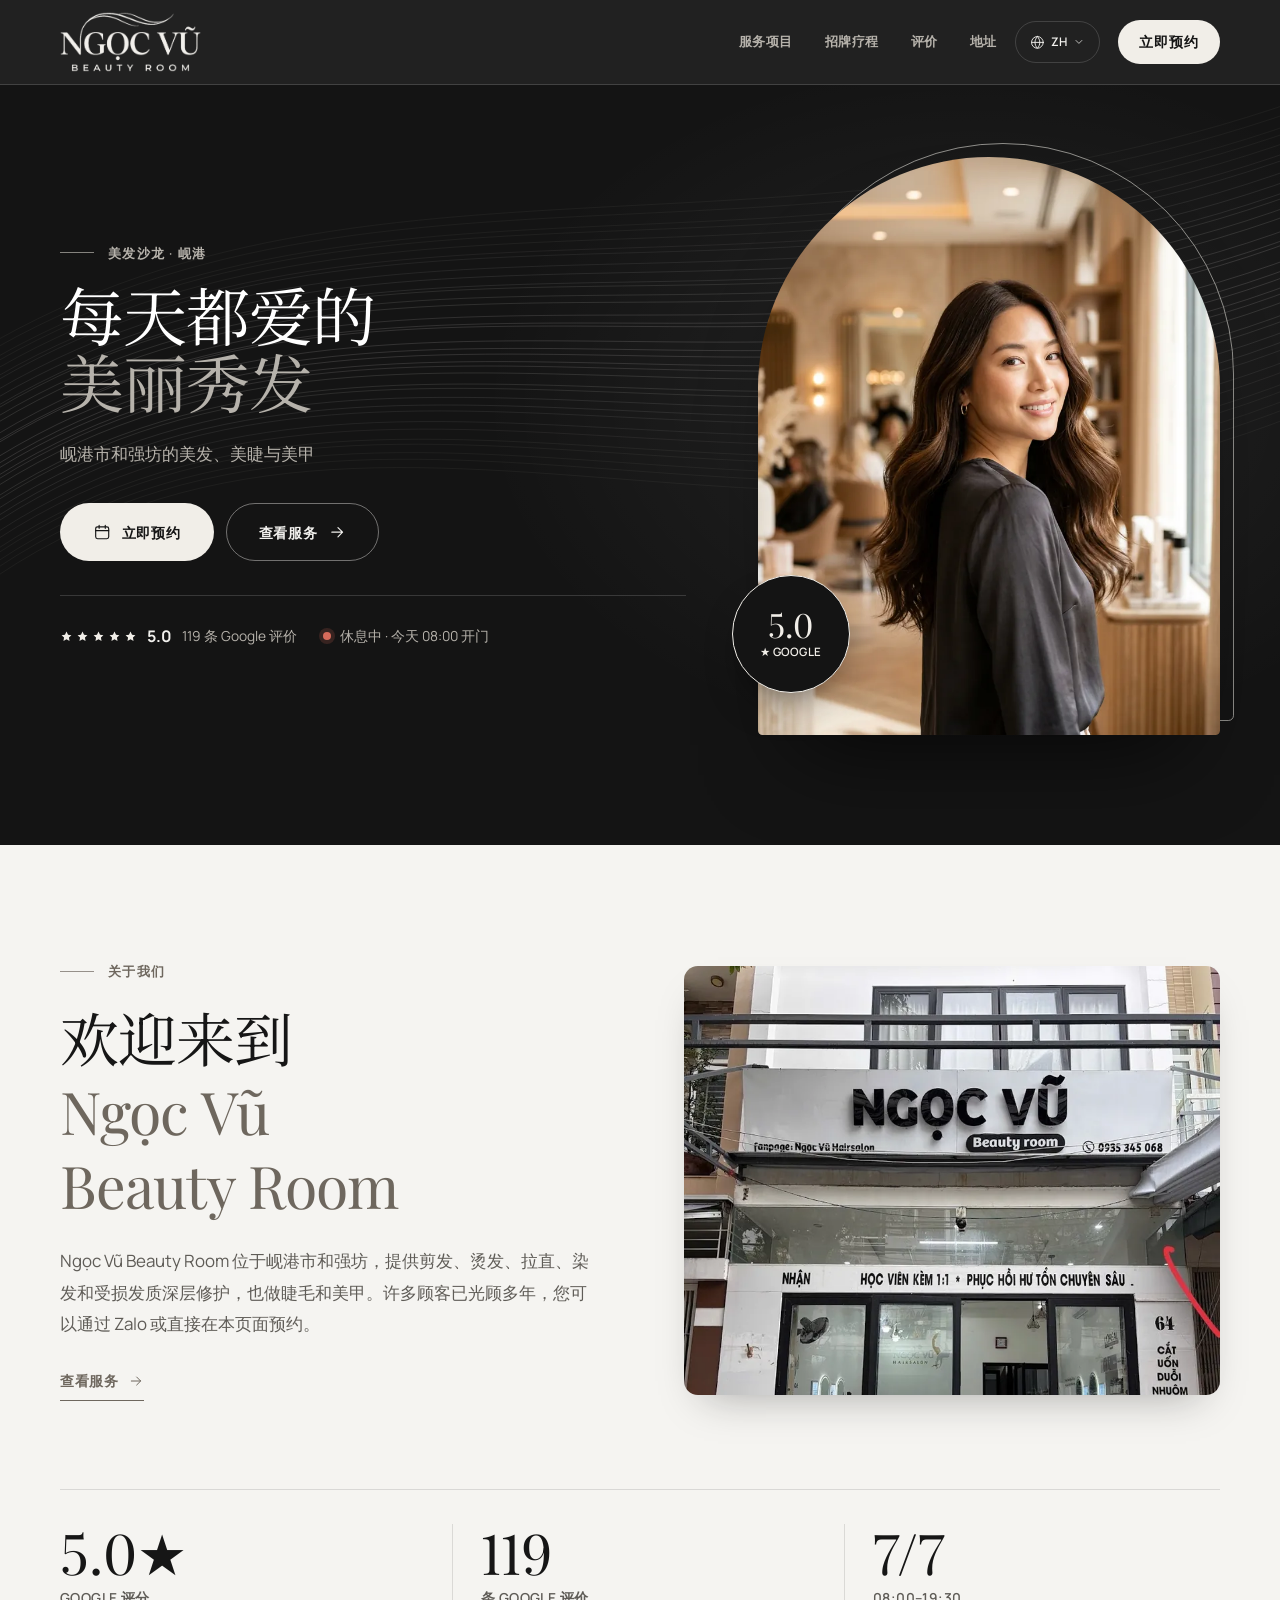
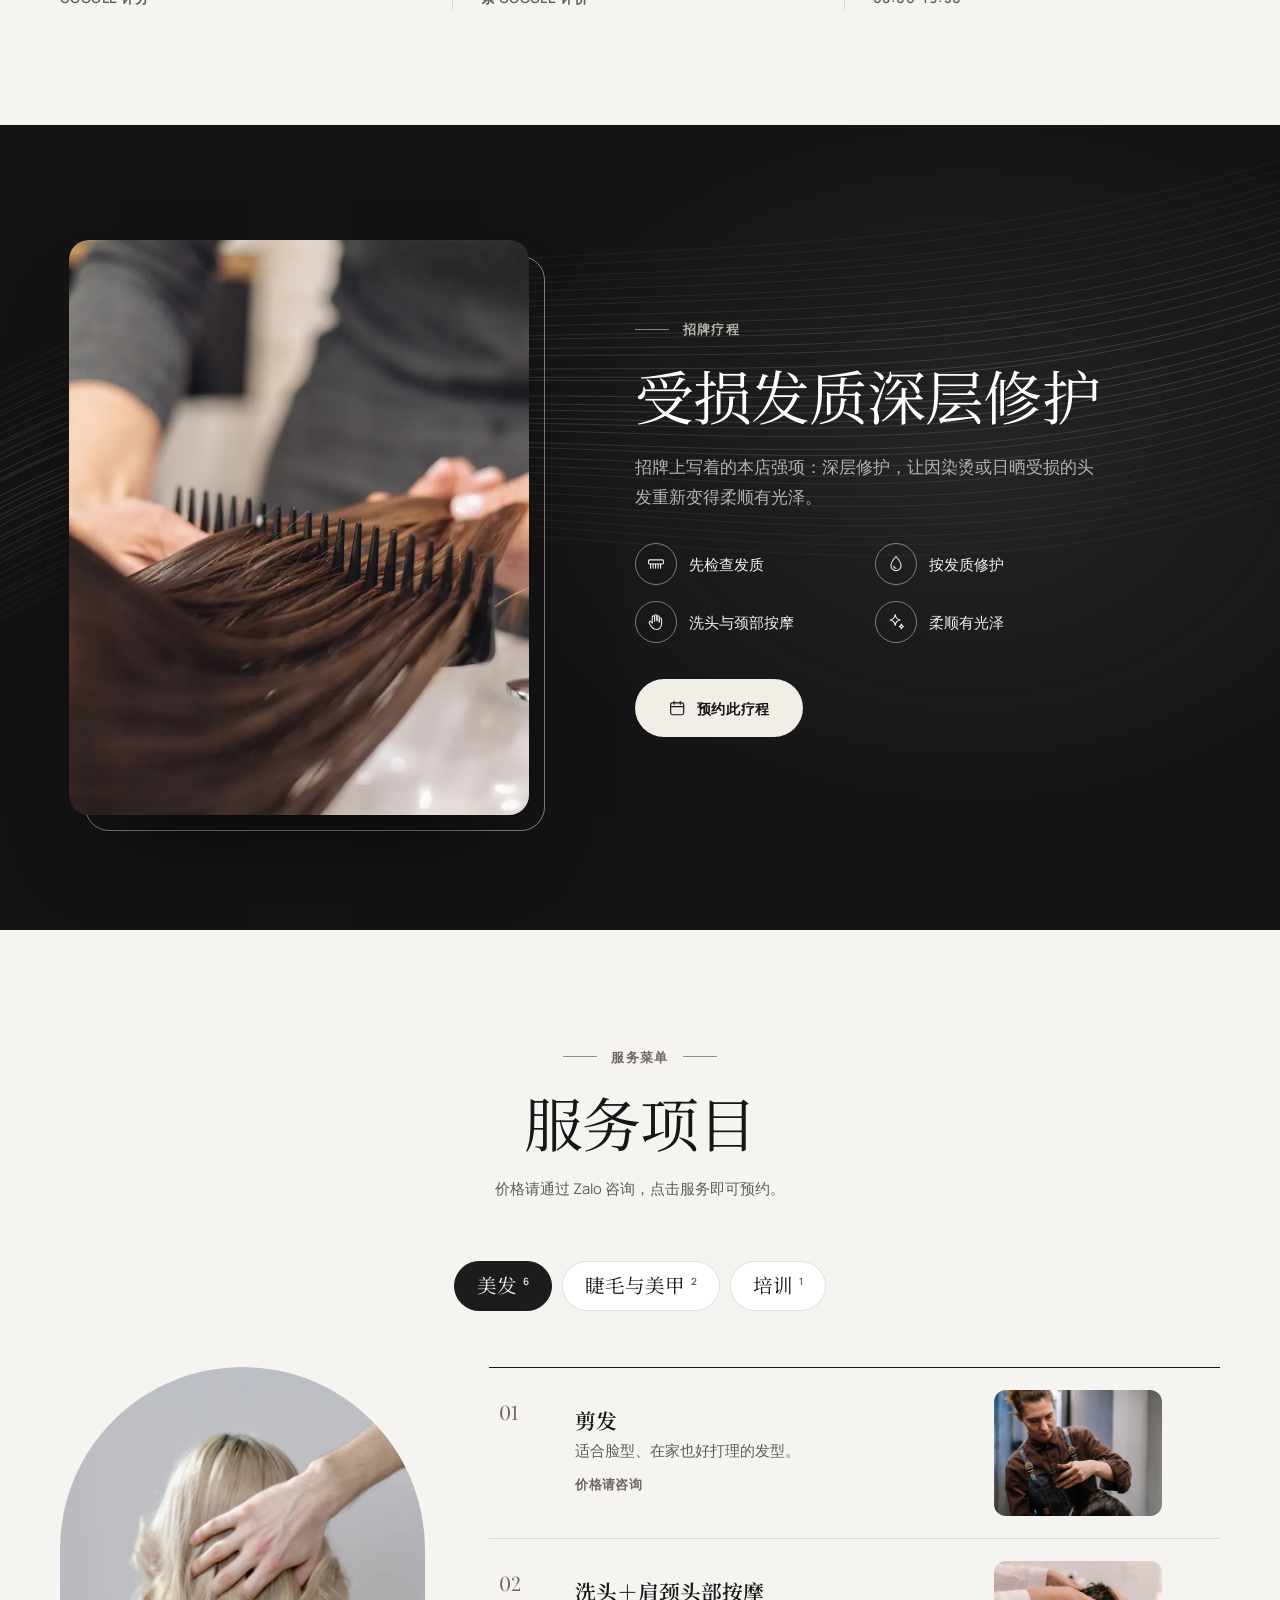
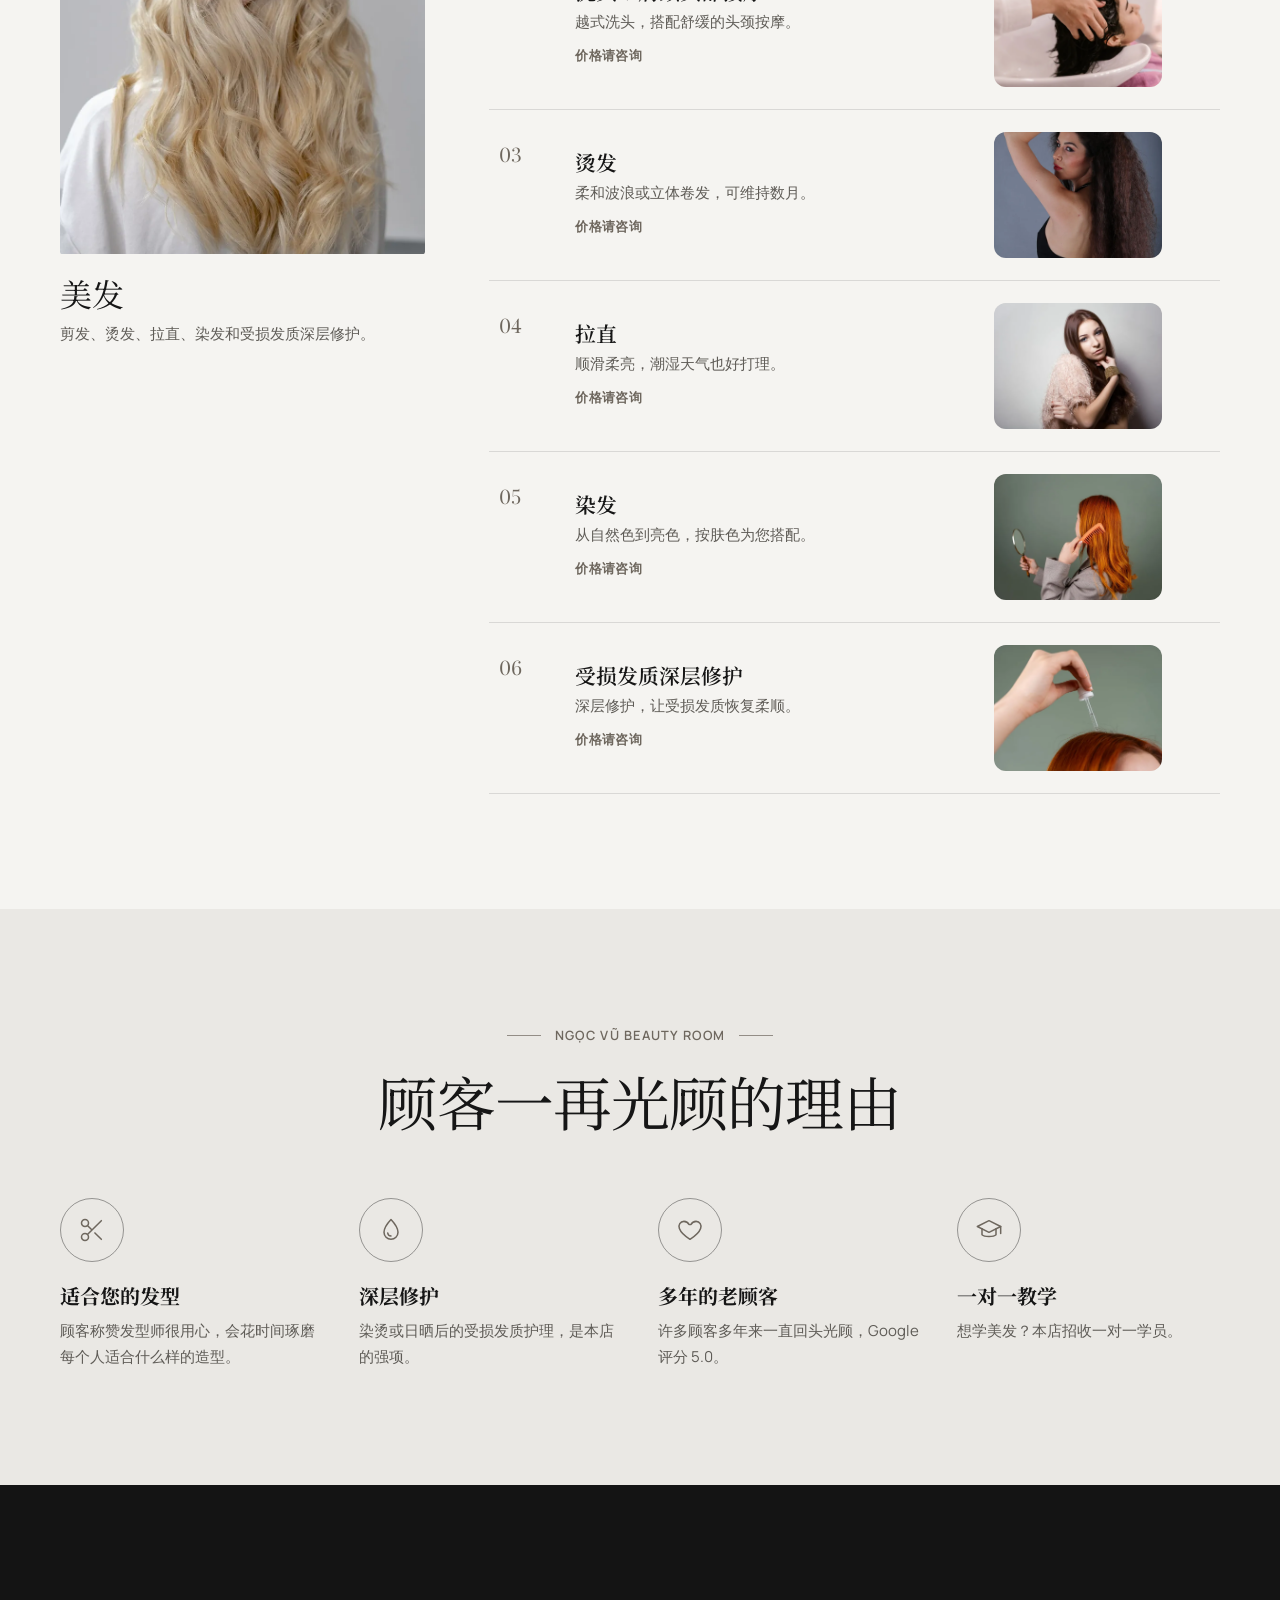
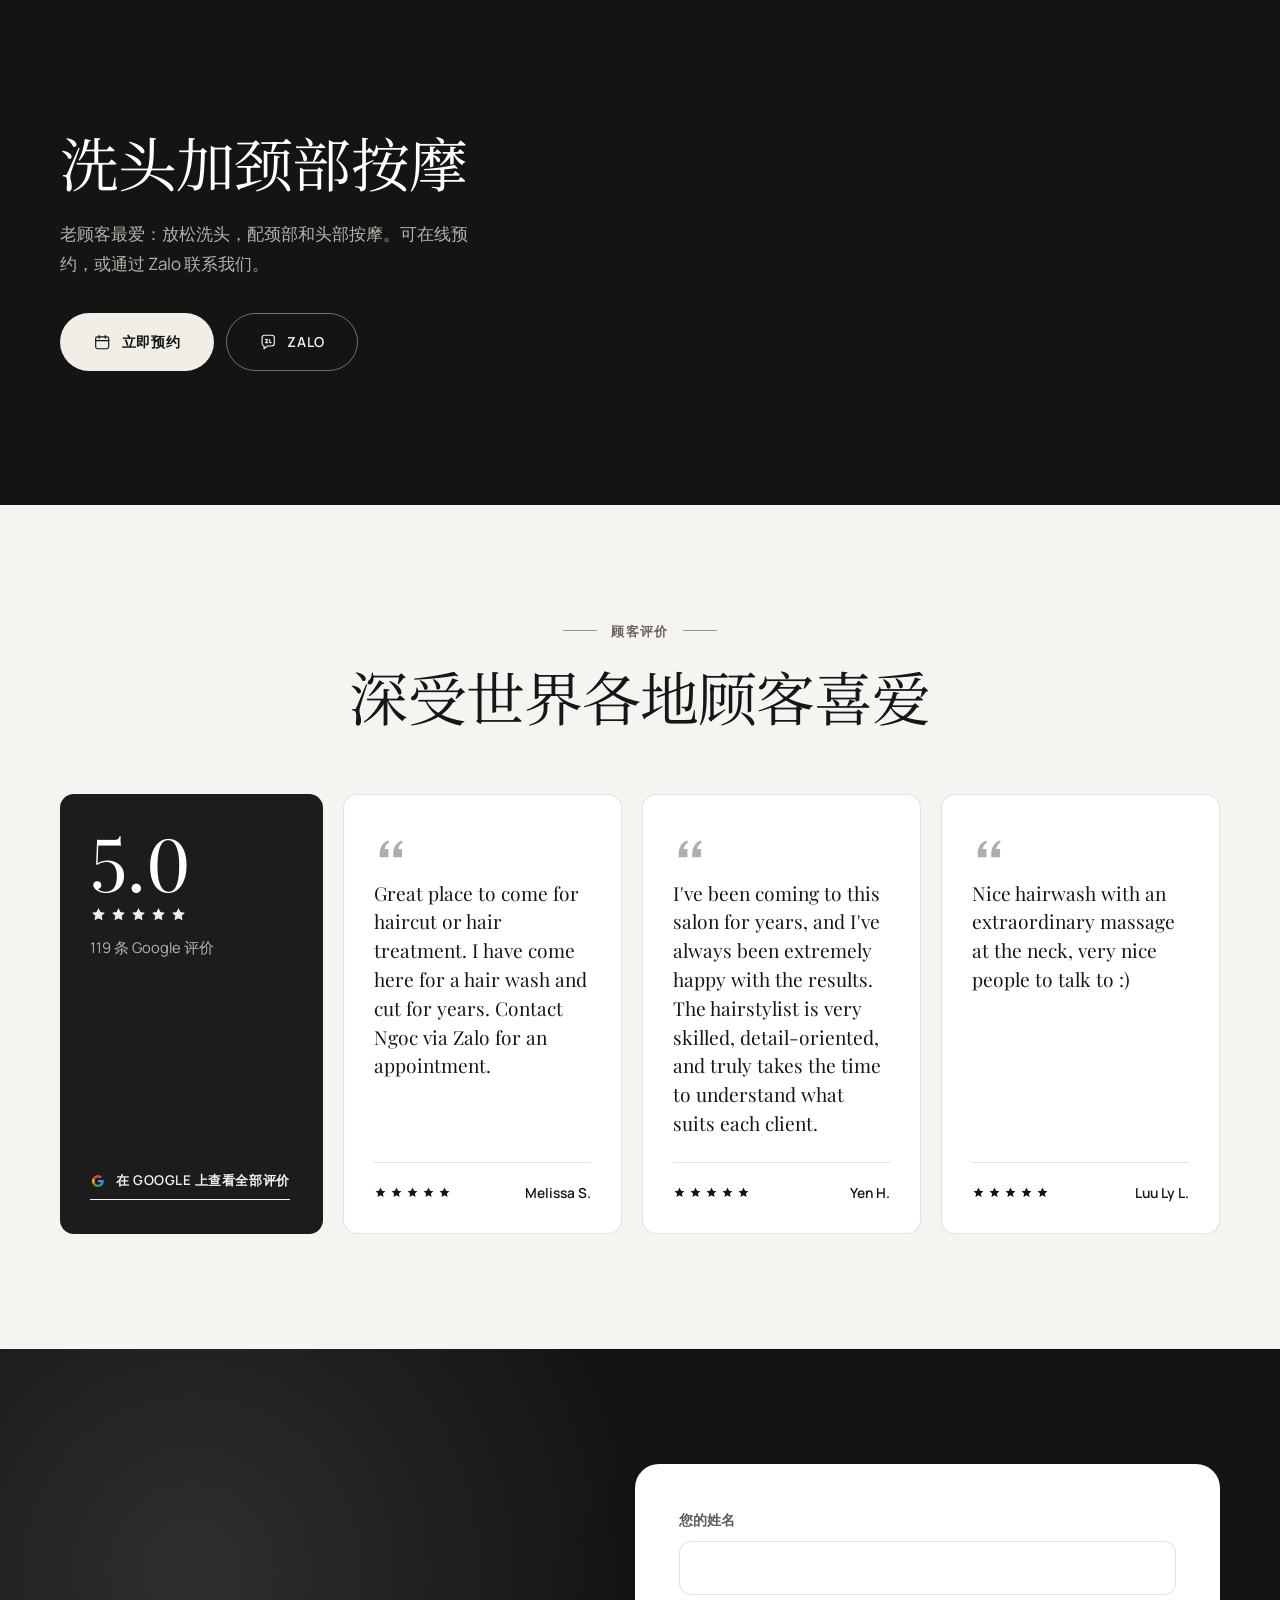
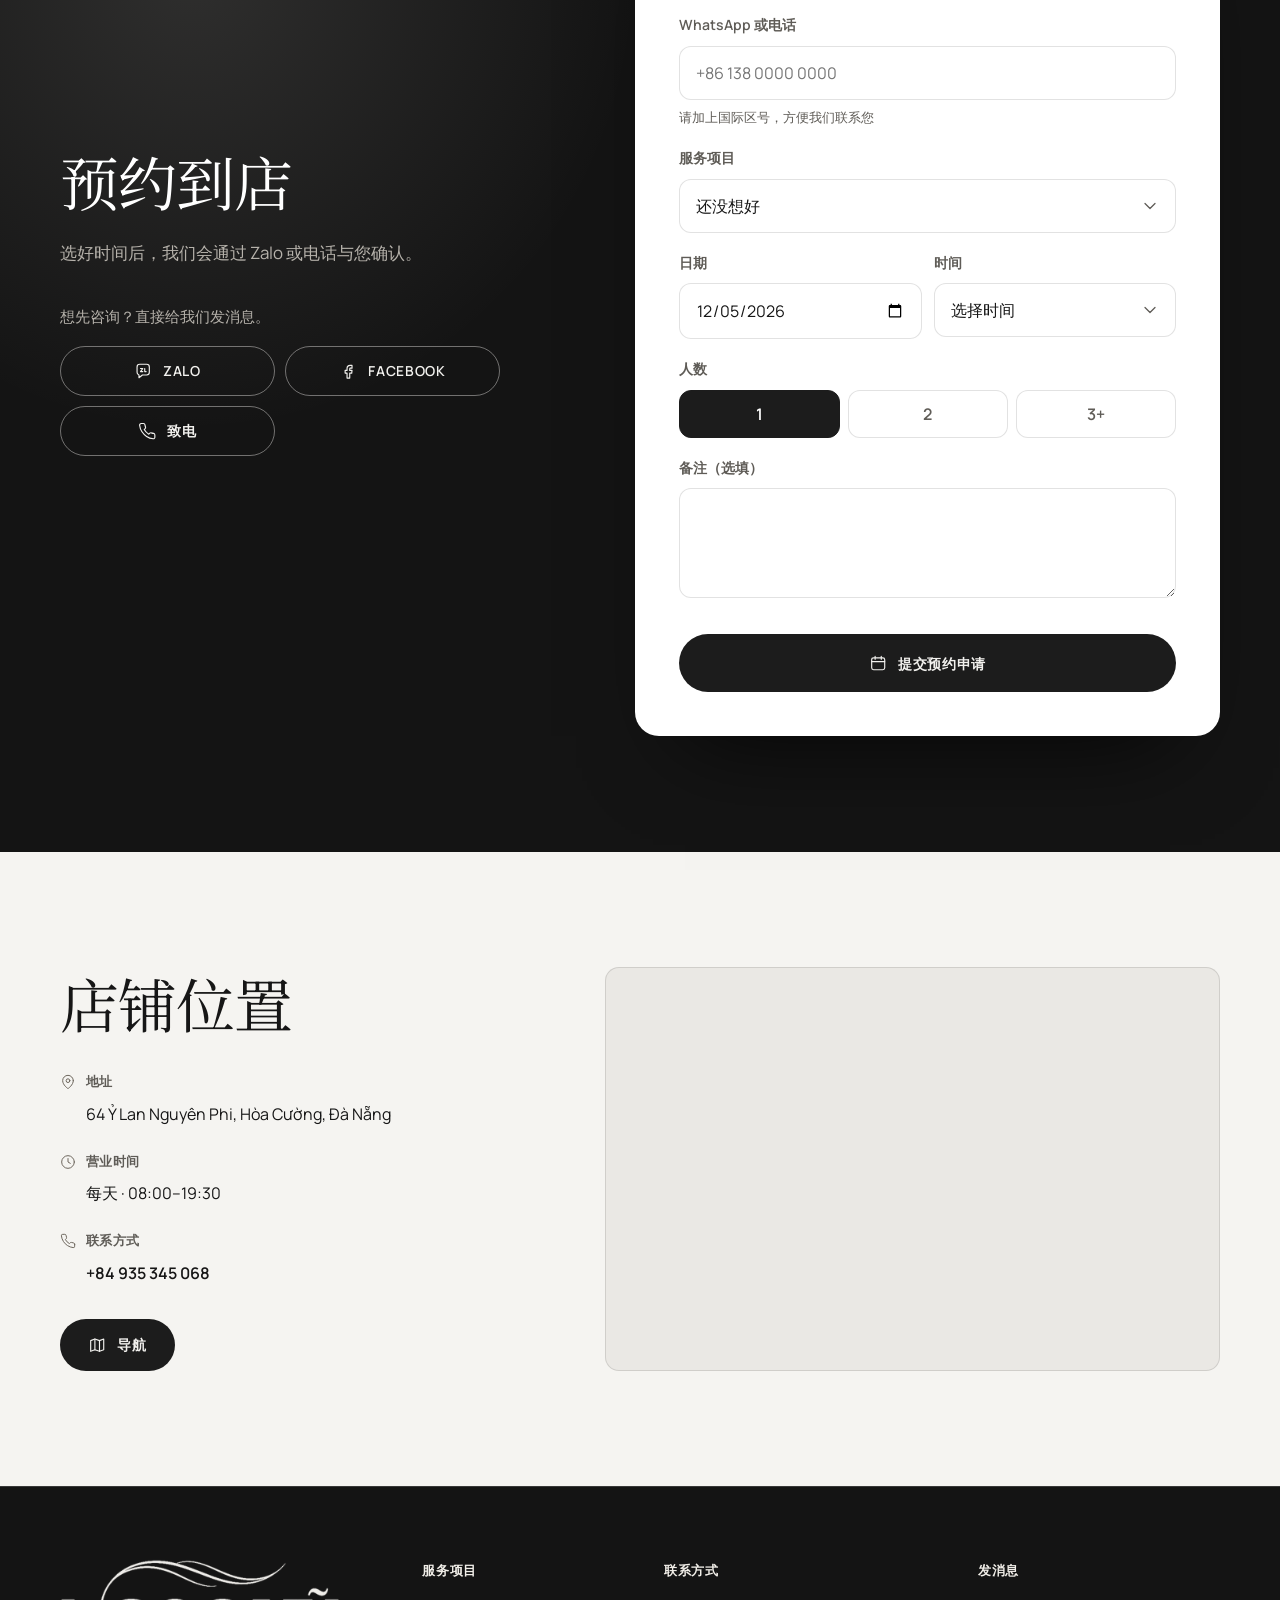
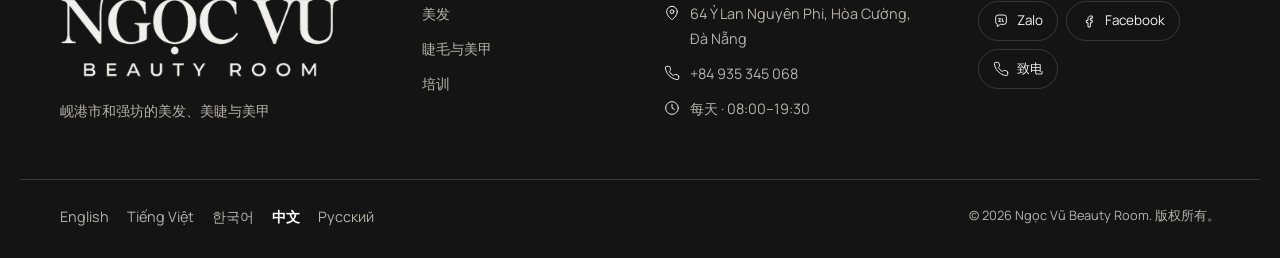
<file: zh/index.html>
<!doctype html>
<html lang="zh" class="v3 bg-strands t-mono">
<head>
<meta charset="utf-8">
<meta name="viewport" content="width=device-width, initial-scale=1, viewport-fit=cover">
<title>Ngọc Vũ Beauty Room · 美发沙龙 · 岘港</title>
<meta name="description" content="岘港市和强坊的美发、美睫与美甲 · 5.0★ · 119 条 Google 评价">
<meta name="robots" content="noindex,nofollow">
<link rel="canonical" href="https://romans7997.github.io/ngoc-vu-hair/zh/">
<link rel="alternate" hreflang="en" href="https://romans7997.github.io/ngoc-vu-hair/">
<link rel="alternate" hreflang="vi" href="https://romans7997.github.io/ngoc-vu-hair/vi/">
<link rel="alternate" hreflang="ko" href="https://romans7997.github.io/ngoc-vu-hair/ko/">
<link rel="alternate" hreflang="zh" href="https://romans7997.github.io/ngoc-vu-hair/zh/">
<link rel="alternate" hreflang="ru" href="https://romans7997.github.io/ngoc-vu-hair/ru/">
<link rel="alternate" hreflang="x-default" href="https://romans7997.github.io/ngoc-vu-hair/">
<meta property="og:type" content="website">
<meta property="og:title" content="Ngọc Vũ Beauty Room">
<meta property="og:description" content="岘港市和强坊的美发、美睫与美甲">
<meta property="og:image" content="https://romans7997.github.io/ngoc-vu-hair/img/og.jpg"><meta name="theme-color" content="#1f150e">
<link rel="icon" href="../favicon.svg" type="image/svg+xml">
<link rel="preconnect" href="https://fonts.googleapis.com">
<link rel="preconnect" href="https://fonts.gstatic.com" crossorigin>
<link rel="stylesheet" href="https://fonts.googleapis.com/css2?family=Playfair+Display:ital,wght@0,400;0,500;0,600;1,400;1,500&amp;family=Manrope:wght@400;500;600;700&amp;family=Noto+Serif+SC:wght@400;600&amp;display=swap">
<link rel="stylesheet" href="../assets/v3.css?v=10a3d009">
<style>:root{ --wood:#141414;--wood-2:#1c1c1c;--wood-3:#2b2b2b;--wood-rgb:20,20,20;--cream:#f5f4f1;--cream-2:#eae8e4;--paper:#ffffff;--ink:#161616;--ink-rgb:22,22,22;--muted:#5f5c57;--muted-strong:#4a4844;--line:rgba(22,22,22,.12);--gold:#f1eee8;--gold-hi:#ffffff;--gold-deep:#6e675e;--btn-ink:#141414;--gold-rgb:241,238,232;--glow-rgb:255,255,255;--glow2-rgb:120,120,120;--deep-rgb:22,22,22;--on-dark:#f2f1ee;--on-dark-muted:#b6b2ab;--on-dark-rgb:242,241,238;--line-dark:rgba(242,241,238,.16);--on-dark-head:#ffffff;--slat-rgb:255,255,255;--font-head:'Playfair Display',Georgia,serif;--font-num:'Playfair Display',Georgia,serif;--font-head-ru:'Playfair Display',Georgia,serif;--font-head-ko:'Playfair Display','Nanum Myeongjo',serif;--font-head-zh:'Playfair Display','Noto Serif SC',serif;--font-body:'Manrope','Apple SD Gothic Neo','Malgun Gothic','Noto Sans KR','PingFang SC','Microsoft YaHei','Noto Sans SC',system-ui,-apple-system,'Segoe UI',Roboto,sans-serif;--radius:14px }</style>
<script>document.documentElement.classList.add("js")</script>
<link rel="preload" as="image" href="../img/hero-928.webp" imagesrcset="../img/hero-800.webp 800w, ../img/hero-928.webp 928w" imagesizes="(min-width: 960px) 40vw, 100vw">
<script type="application/ld+json">{"@context": "https://schema.org", "@type": "HairSalon", "name": "Ngọc Vũ Beauty Room", "telephone": "+84935345068", "url": "https://romans7997.github.io/ngoc-vu-hair/zh/", "address": {"@type": "PostalAddress", "streetAddress": "64 Ỷ Lan Nguyên Phi, Hòa Cường, Đà Nẵng", "addressLocality": "Da Nang", "addressCountry": "VN"}, "openingHoursSpecification": [{"@type": "OpeningHoursSpecification", "dayOfWeek": "Monday", "opens": "08:00", "closes": "19:30"}, {"@type": "OpeningHoursSpecification", "dayOfWeek": "Tuesday", "opens": "08:00", "closes": "19:30"}, {"@type": "OpeningHoursSpecification", "dayOfWeek": "Wednesday", "opens": "08:00", "closes": "19:30"}, {"@type": "OpeningHoursSpecification", "dayOfWeek": "Thursday", "opens": "08:00", "closes": "19:30"}, {"@type": "OpeningHoursSpecification", "dayOfWeek": "Friday", "opens": "08:00", "closes": "19:30"}, {"@type": "OpeningHoursSpecification", "dayOfWeek": "Saturday", "opens": "08:00", "closes": "19:30"}, {"@type": "OpeningHoursSpecification", "dayOfWeek": "Sunday", "opens": "08:00", "closes": "19:30"}], "sameAs": ["https://www.facebook.com/share/zizKv9jR9bhix95x/", "https://www.google.com/maps/place/?q=place_id:ChIJFSICDgAZQjERq6g8MRtW8YA"], "priceRange": "₫₫", "image": "https://romans7997.github.io/ngoc-vu-hair/img/hero-928.webp"}</script>
</head>
<body>
<a class="skip" href="#main">跳到正文</a>

<header class="nav" id="top">
  <div class="wrap nav-inner">
    <a class="logo" href="#top" aria-label="Ngọc Vũ Beauty Room"><img class="logo-img" src="../logo-wide.png" alt="Ngọc Vũ Beauty Room" width="705" height="300"></a>
    <nav class="nav-links" aria-label="菜单">
      <a href="#services">服务项目</a>
<a href="#signature">招牌疗程</a><a href="#reviews">评价</a>      <a href="#visit">地址</a>
    </nav>
    <details class="lang">
      <summary aria-label="语言"><svg class="ic" viewBox="0 0 24 24" aria-hidden="true" focusable="false"><circle cx="12" cy="12" r="9.5"/><path d="M2.5 12h19M12 2.5c2.6 2.8 3.9 6 3.9 9.5S14.6 18.7 12 21.5C9.4 18.7 8.1 15.5 8.1 12S9.4 5.3 12 2.5z"/></svg><span>ZH</span><svg class="ic chev" viewBox="0 0 24 24" aria-hidden="true" focusable="false"><path d="M6 9l6 6 6-6"/></svg></summary>
      <ul class="lang-menu">
<li><a href="../" hreflang="en" lang="en" data-lang="en">English</a></li>
<li><a href="../vi/" hreflang="vi" lang="vi" data-lang="vi">Tiếng Việt</a></li>
<li><a href="../ko/" hreflang="ko" lang="ko" data-lang="ko">한국어</a></li>
<li><a href="../zh/" hreflang="zh" lang="zh" data-lang="zh" aria-current="true">中文</a></li>
<li><a href="../ru/" hreflang="ru" lang="ru" data-lang="ru">Русский</a></li>
      </ul>
    </details>
<a class="btn btn-gold btn-sm nav-book" href="#book">立即预约</a>  </div>
</header>

<main id="main">
  <section class="hero">
    
    <div class="wrap hero-grid">
      <div class="hero-copy">
        <p class="eyebrow eyebrow-light">美发沙龙 · 岘港</p>
        <h1 class="hero-title"><span>每天都爱的</span> <em>美丽秀发</em></h1>
        <p class="hero-lead">岘港市和强坊的美发、美睫与美甲</p>
        <div class="hero-cta">
<a class="btn btn-gold btn-lg" href="#book"><svg class="ic" viewBox="0 0 24 24" aria-hidden="true" focusable="false"><rect x="3.5" y="5" width="17" height="15.5" rx="2.5"/><path d="M8 3v4M16 3v4M3.5 10h17"/></svg><span>立即预约</span></a><a class="btn btn-line-light btn-lg" href="#services"><span>查看服务</span><svg class="ic" viewBox="0 0 24 24" aria-hidden="true" focusable="false"><path d="M5 12h14M13 6l6 6-6 6"/></svg></a>        </div>
        <div class="hero-meta">
<a class="hero-rating" href="https://www.google.com/maps/place/?q=place_id:ChIJFSICDgAZQjERq6g8MRtW8YA" target="_blank" rel="noopener"><span class="stars xs" role="img" aria-label="5.0 / 5"><svg class="st" viewBox="0 0 24 24" aria-hidden="true" focusable="false"><path class="fill" d="M12 2.8l2.8 5.8 6.3.9-4.6 4.4 1.1 6.3L12 17.2l-5.6 3 1.1-6.3L2.9 9.5l6.3-.9z"/></svg><svg class="st" viewBox="0 0 24 24" aria-hidden="true" focusable="false"><path class="fill" d="M12 2.8l2.8 5.8 6.3.9-4.6 4.4 1.1 6.3L12 17.2l-5.6 3 1.1-6.3L2.9 9.5l6.3-.9z"/></svg><svg class="st" viewBox="0 0 24 24" aria-hidden="true" focusable="false"><path class="fill" d="M12 2.8l2.8 5.8 6.3.9-4.6 4.4 1.1 6.3L12 17.2l-5.6 3 1.1-6.3L2.9 9.5l6.3-.9z"/></svg><svg class="st" viewBox="0 0 24 24" aria-hidden="true" focusable="false"><path class="fill" d="M12 2.8l2.8 5.8 6.3.9-4.6 4.4 1.1 6.3L12 17.2l-5.6 3 1.1-6.3L2.9 9.5l6.3-.9z"/></svg><svg class="st" viewBox="0 0 24 24" aria-hidden="true" focusable="false"><path class="fill" d="M12 2.8l2.8 5.8 6.3.9-4.6 4.4 1.1 6.3L12 17.2l-5.6 3 1.1-6.3L2.9 9.5l6.3-.9z"/></svg></span><strong>5.0</strong><span>119 条 Google 评价</span></a><span id="open-status" class="open-status">每天 · 08:00–19:30</span>        </div>
      </div>
      <div class="hero-media">
        <div class="arch"><img src="../img/hero-928.webp" srcset="../img/hero-800.webp 800w, ../img/hero-928.webp 928w" sizes="(min-width: 960px) 40vw, 100vw" alt="" width="928" height="1152" fetchpriority="high" style="object-position:50% 30%"></div>
<div class="seal" aria-hidden="true"><span class="seal-big">5.0</span><span class="seal-small">★ Google</span></div>      </div>
    </div>
  </section>


  <section class="section intro" id="about">
    <div class="wrap">
      <div class="intro-grid">
        <div class="intro-copy">
          <p class="eyebrow">关于我们</p>
          <h2>欢迎来到 <em>Ngọc Vũ Beauty Room</em></h2>
<p class="lead">Ngọc Vũ Beauty Room 位于岘港市和强坊，提供剪发、烫发、拉直、染发和受损发质深层修护，也做睫毛和美甲。许多顾客已光顾多年，您可以通过 Zalo 或直接在本页面预约。</p>          <a class="link-arrow" href="#services"><span>查看服务</span><svg class="ic" viewBox="0 0 24 24" aria-hidden="true" focusable="false"><path d="M5 12h14M13 6l6 6-6 6"/></svg></a>
        </div>
        <div class="intro-media"><img src="../img/about-960.webp" srcset="../img/about-800.webp 800w, ../img/about-960.webp 960w" sizes="(min-width: 960px) 42vw, 100vw" alt="" width="960" height="770" loading="lazy" decoding="async" style="object-position:50% 40%"></div>
      </div>
      <ul class="stats" style="--n:3">
<li><span class="stat-big">5.0★</span><span class="stat-small">Google 评分</span></li>
<li><span class="stat-big">119</span><span class="stat-small">条 Google 评价</span></li>
<li><span class="stat-big">7/7</span><span class="stat-small">08:00–19:30</span></li>
      </ul>
    </div>
  </section>

  <section class="section signature" id="signature">
    
    <div class="wrap sig-grid">
<div class="sig-media"><div class="sig-frame"><img src="../img/sig-1600.webp" srcset="../img/sig-800.webp 800w, ../img/sig-1600.webp 1600w" sizes="(min-width: 960px) 40vw, 100vw" alt="" width="1600" height="2400" loading="lazy" decoding="async" style="object-position:50% 40%"></div></div>      <div class="sig-copy">
        <p class="eyebrow eyebrow-light">招牌疗程</p>
        <h2>受损发质深层修护</h2>
<p class="sig-desc">招牌上写着的本店强项：深层修护，让因染烫或日晒受损的头发重新变得柔顺有光泽。</p>        <ul class="sig-incl" aria-label="疗程包含">
<li><svg class="ic" viewBox="0 0 24 24" aria-hidden="true" focusable="false"><rect x="3" y="7" width="18" height="5" rx="1.5"/><path d="M5.5 12v5M8.5 12v5M11.5 12v5M14.5 12v5M17.5 12v5"/></svg><span>先检查发质</span></li><li><svg class="ic" viewBox="0 0 24 24" aria-hidden="true" focusable="false"><path d="M12 3s6 6.4 6 11a6 6 0 0 1-12 0c0-4.6 6-11 6-11z"/><path d="M9.2 14.6a2.9 2.9 0 0 0 2.8 2.6"/></svg><span>按发质修护</span></li><li><svg class="ic" viewBox="0 0 24 24" aria-hidden="true" focusable="false"><path d="M7.5 12.5V6a1.4 1.4 0 0 1 2.8 0v5"/><path d="M10.3 10.5V4.6a1.4 1.4 0 0 1 2.8 0v5.9"/><path d="M13.1 10.5V5.8a1.4 1.4 0 0 1 2.8 0v6.2"/><path d="M15.9 12V8.6a1.4 1.4 0 0 1 2.8 0v5.2c0 4.1-2.8 7.2-6.6 7.2-2.6 0-4.3-1.2-5.6-3.3l-2.5-4.2a1.4 1.4 0 0 1 2.3-1.6l1.2 1.6"/></svg><span>洗头与颈部按摩</span></li><li><svg class="ic" viewBox="0 0 24 24" aria-hidden="true" focusable="false"><path d="M11 3c.6 4.2 2.2 5.9 6 6.5-3.8.6-5.4 2.3-6 6.5-.6-4.2-2.2-5.9-6-6.5 3.8-.6 5.4-2.3 6-6.5z"/><path d="M18.5 14.5c.3 1.8 1 2.6 2.5 2.9-1.5.3-2.2 1.1-2.5 2.9-.3-1.8-1-2.6-2.5-2.9 1.5-.3 2.2-1.1 2.5-2.9z"/></svg><span>柔顺有光泽</span></li>        </ul>
<a class="btn btn-gold btn-lg" href="#book" data-service="s0-5"><svg class="ic" viewBox="0 0 24 24" aria-hidden="true" focusable="false"><rect x="3.5" y="5" width="17" height="15.5" rx="2.5"/><path d="M8 3v4M16 3v4M3.5 10h17"/></svg><span>预约此疗程</span></a>      </div>
    </div>
  </section>


  <section class="section menu-sec" id="services">
    <div class="wrap">
      <header class="section-head center">
        <p class="eyebrow">服务菜单</p>
        <h2>服务项目</h2>
        <p class="section-note">价格请通过 Zalo 咨询，点击服务即可预约。</p>
      </header>
      <div class="tabs" role="tablist" aria-label="服务项目">
<button type="button" role="tab" id="tab-cat0" aria-controls="cat0" aria-selected="true">美发<sup>6</sup></button><button type="button" role="tab" id="tab-cat1" aria-controls="cat1" aria-selected="false" tabindex="-1">睫毛与美甲<sup>2</sup></button><button type="button" role="tab" id="tab-cat2" aria-controls="cat2" aria-selected="false" tabindex="-1">培训<sup>1</sup></button>      </div>
      <div class="panel is-active" id="cat0" role="tabpanel" aria-labelledby="tab-cat0">
        <div class="panel-media">
<div class="panel-img"><img src="../img/c0-1600.webp" srcset="../img/c0-800.webp 800w, ../img/c0-1600.webp 1600w" sizes="(min-width: 960px) 30vw, 140px" alt="" width="1600" height="2399" fetchpriority="high" style="object-position:50% 30%"></div>          <h3 class="panel-title">美发</h3>
<p class="panel-desc">剪发、烫发、拉直、染发和受损发质深层修护。</p>        </div>
        <div class="panel-list">
          <div class="mr">
            <a class="mr-row" href="#book" data-service="s0-0">
              <span class="mr-num">01</span>
<span class="mr-img"><img src="../img/m0-0-1600.webp" srcset="../img/m0-0-800.webp 800w, ../img/m0-0-1600.webp 1600w" sizes="(min-width: 960px) 160px, 96px" alt="" width="1600" height="2400" loading="lazy" decoding="async" style="object-position:50% 40%"></span>              <span class="mr-body"><span class="mr-name">剪发</span><small>适合脸型、在家也好打理的发型。</small><em class="mr-ask">价格请咨询</em></span>
              <span class="mt-go"><svg class="ic" viewBox="0 0 24 24" aria-hidden="true" focusable="false"><path d="M5 12h14M13 6l6 6-6 6"/></svg></span>
            </a>
            <a class="mr-row" href="#book" data-service="s0-1">
              <span class="mr-num">02</span>
<span class="mr-img"><img src="../img/m0-1-1600.webp" srcset="../img/m0-1-800.webp 800w, ../img/m0-1-1600.webp 1600w" sizes="(min-width: 960px) 160px, 96px" alt="" width="1600" height="1067" loading="lazy" decoding="async" style="object-position:50% 40%"></span>              <span class="mr-body"><span class="mr-name">洗头＋肩颈头部按摩</span><small>越式洗头，搭配舒缓的头颈按摩。</small><em class="mr-ask">价格请咨询</em></span>
              <span class="mt-go"><svg class="ic" viewBox="0 0 24 24" aria-hidden="true" focusable="false"><path d="M5 12h14M13 6l6 6-6 6"/></svg></span>
            </a>
            <a class="mr-row" href="#book" data-service="s0-2">
              <span class="mr-num">03</span>
<span class="mr-img"><img src="../img/m0-2-1600.webp" srcset="../img/m0-2-800.webp 800w, ../img/m0-2-1600.webp 1600w" sizes="(min-width: 960px) 160px, 96px" alt="" width="1600" height="2400" loading="lazy" decoding="async" style="object-position:50% 40%"></span>              <span class="mr-body"><span class="mr-name">烫发</span><small>柔和波浪或立体卷发，可维持数月。</small><em class="mr-ask">价格请咨询</em></span>
              <span class="mt-go"><svg class="ic" viewBox="0 0 24 24" aria-hidden="true" focusable="false"><path d="M5 12h14M13 6l6 6-6 6"/></svg></span>
            </a>
            <a class="mr-row" href="#book" data-service="s0-3">
              <span class="mr-num">04</span>
<span class="mr-img"><img src="../img/m0-3-1600.webp" srcset="../img/m0-3-800.webp 800w, ../img/m0-3-1600.webp 1600w" sizes="(min-width: 960px) 160px, 96px" alt="" width="1600" height="1067" loading="lazy" decoding="async" style="object-position:50% 40%"></span>              <span class="mr-body"><span class="mr-name">拉直</span><small>顺滑柔亮，潮湿天气也好打理。</small><em class="mr-ask">价格请咨询</em></span>
              <span class="mt-go"><svg class="ic" viewBox="0 0 24 24" aria-hidden="true" focusable="false"><path d="M5 12h14M13 6l6 6-6 6"/></svg></span>
            </a>
            <a class="mr-row" href="#book" data-service="s0-4">
              <span class="mr-num">05</span>
<span class="mr-img"><img src="../img/m0-4-1600.webp" srcset="../img/m0-4-800.webp 800w, ../img/m0-4-1600.webp 1600w" sizes="(min-width: 960px) 160px, 96px" alt="" width="1600" height="1067" loading="lazy" decoding="async" style="object-position:50% 40%"></span>              <span class="mr-body"><span class="mr-name">染发</span><small>从自然色到亮色，按肤色为您搭配。</small><em class="mr-ask">价格请咨询</em></span>
              <span class="mt-go"><svg class="ic" viewBox="0 0 24 24" aria-hidden="true" focusable="false"><path d="M5 12h14M13 6l6 6-6 6"/></svg></span>
            </a>
            <a class="mr-row" href="#book" data-service="s0-5">
              <span class="mr-num">06</span>
<span class="mr-img"><img src="../img/m0-5-1600.webp" srcset="../img/m0-5-800.webp 800w, ../img/m0-5-1600.webp 1600w" sizes="(min-width: 960px) 160px, 96px" alt="" width="1600" height="1067" loading="lazy" decoding="async" style="object-position:50% 40%"></span>              <span class="mr-body"><span class="mr-name">受损发质深层修护</span><small>深层修护，让受损发质恢复柔顺。</small><em class="mr-ask">价格请咨询</em></span>
              <span class="mt-go"><svg class="ic" viewBox="0 0 24 24" aria-hidden="true" focusable="false"><path d="M5 12h14M13 6l6 6-6 6"/></svg></span>
            </a>
          </div>
        </div>
      </div>
      <div class="panel" id="cat1" role="tabpanel" aria-labelledby="tab-cat1">
        <div class="panel-media">
<div class="panel-img"><img src="../img/c1-1600.webp" srcset="../img/c1-800.webp 800w, ../img/c1-1600.webp 1600w" sizes="(min-width: 960px) 30vw, 140px" alt="" width="1600" height="2400" loading="lazy" decoding="async" style="object-position:50% 40%"></div>          <h3 class="panel-title">睫毛与美甲</h3>
<p class="panel-desc">做头发的同时，也能做睫毛和美甲。</p>        </div>
        <div class="panel-list">
          <div class="mr">
            <a class="mr-row" href="#book" data-service="s1-0">
              <span class="mr-num">01</span>
<span class="mr-img"><img src="../img/m1-0-1600.webp" srcset="../img/m1-0-800.webp 800w, ../img/m1-0-1600.webp 1600w" sizes="(min-width: 960px) 160px, 96px" alt="" width="1600" height="2400" loading="lazy" decoding="async" style="object-position:50% 40%"></span>              <span class="mr-body"><span class="mr-name">睫毛项目</span><small>经典、自然或混合款，轻盈舒适。</small><em class="mr-ask">价格请咨询</em></span>
              <span class="mt-go"><svg class="ic" viewBox="0 0 24 24" aria-hidden="true" focusable="false"><path d="M5 12h14M13 6l6 6-6 6"/></svg></span>
            </a>
            <a class="mr-row" href="#book" data-service="s1-1">
              <span class="mr-num">02</span>
<span class="mr-img"><img src="../img/m1-1-1600.webp" srcset="../img/m1-1-800.webp 800w, ../img/m1-1-1600.webp 1600w" sizes="(min-width: 960px) 160px, 96px" alt="" width="1600" height="2400" loading="lazy" decoding="async" style="object-position:50% 40%"></span>              <span class="mr-body"><span class="mr-name">美甲</span><small>一次搞定美甲、美足和甲油胶。</small><em class="mr-ask">价格请咨询</em></span>
              <span class="mt-go"><svg class="ic" viewBox="0 0 24 24" aria-hidden="true" focusable="false"><path d="M5 12h14M13 6l6 6-6 6"/></svg></span>
            </a>
          </div>
        </div>
      </div>
      <div class="panel" id="cat2" role="tabpanel" aria-labelledby="tab-cat2">
        <div class="panel-media">
<div class="panel-img"><img src="../img/c2-1600.webp" srcset="../img/c2-800.webp 800w, ../img/c2-1600.webp 1600w" sizes="(min-width: 960px) 30vw, 140px" alt="" width="1600" height="2844" loading="lazy" decoding="async" style="object-position:50% 35%"></div>          <h3 class="panel-title">培训</h3>
<p class="panel-desc">一对一美发教学，在店内边学边练。</p>        </div>
        <div class="panel-list">
          <div class="mr">
            <a class="mr-row" href="#book" data-service="s2-0">
              <span class="mr-num">01</span>
<span class="mr-img"><img src="../img/m2-0-1600.webp" srcset="../img/m2-0-800.webp 800w, ../img/m2-0-1600.webp 1600w" sizes="(min-width: 960px) 160px, 96px" alt="" width="1600" height="2400" loading="lazy" decoding="async" style="object-position:50% 40%"></span>              <span class="mr-body"><span class="mr-name">一对一美发教学</span><small>一对一手把手教学，循序渐进，边学边练。</small><em class="mr-ask">价格请咨询</em></span>
              <span class="mt-go"><svg class="ic" viewBox="0 0 24 24" aria-hidden="true" focusable="false"><path d="M5 12h14M13 6l6 6-6 6"/></svg></span>
            </a>
          </div>
        </div>
      </div>
    </div>
  </section>



  <section class="section features">
    <div class="wrap">
      <header class="section-head center"><p class="eyebrow">Ngọc Vũ Beauty Room</p><h2>顾客一再光顾的理由</h2></header>
      <ul class="feat-grid">
<li><span class="feat-ic"><svg class="ic" viewBox="0 0 24 24" aria-hidden="true" focusable="false"><circle cx="6" cy="6" r="3"/><circle cx="6" cy="18" r="3"/><path d="M20 4 8.1 15.9M14.5 14.5 20 20M8.1 8.1 12 12"/></svg></span><h3>适合您的发型</h3><p>顾客称赞发型师很用心，会花时间琢磨每个人适合什么样的造型。</p></li>
<li><span class="feat-ic"><svg class="ic" viewBox="0 0 24 24" aria-hidden="true" focusable="false"><path d="M12 3s6 6.4 6 11a6 6 0 0 1-12 0c0-4.6 6-11 6-11z"/><path d="M9.2 14.6a2.9 2.9 0 0 0 2.8 2.6"/></svg></span><h3>深层修护</h3><p>染烫或日晒后的受损发质护理，是本店的强项。</p></li>
<li><span class="feat-ic"><svg class="ic" viewBox="0 0 24 24" aria-hidden="true" focusable="false"><path d="M12 20s-7.4-4.5-9.1-9.2C1.7 7.5 3.7 4.6 6.8 4.6c2.1 0 3.6 1.2 4.3 2.7h1.8c.7-1.5 2.2-2.7 4.3-2.7 3.1 0 5.1 2.9 3.9 6.2C19.4 15.5 12 20 12 20z"/></svg></span><h3>多年的老顾客</h3><p>许多顾客多年来一直回头光顾，Google 评分 5.0。</p></li>
<li><span class="feat-ic"><svg class="ic" viewBox="0 0 24 24" aria-hidden="true" focusable="false"><path d="M2 9l10-5 10 5-10 5z"/><path d="M6 11v5c2 2 10 2 12 0v-5"/><path d="M22 9v6"/></svg></span><h3>一对一教学</h3><p>想学美发？本店招收一对一学员。</p></li>
      </ul>
    </div>
  </section>

  <section class="band">
    <picture><source media="(max-width: 759px)" srcset="../img/bandm-800.webp 800w, ../img/bandm-1600.webp 1600w" sizes="100vw"><img class="band-img" src="../img/band-1600.webp" srcset="../img/band-800.webp 800w, ../img/band-1600.webp 1600w" sizes="100vw" alt="" width="1600" height="1067" loading="lazy" decoding="async"></picture>
    <div class="wrap band-inner">
      <h2>洗头加颈部按摩</h2>
      <p>老顾客最爱：放松洗头，配颈部和头部按摩。可在线预约，或通过 Zalo 联系我们。</p>
      <div class="band-cta">
<a class="btn btn-gold btn-lg" href="#book"><svg class="ic" viewBox="0 0 24 24" aria-hidden="true" focusable="false"><rect x="3.5" y="5" width="17" height="15.5" rx="2.5"/><path d="M8 3v4M16 3v4M3.5 10h17"/></svg><span>立即预约</span></a><a class="btn btn-line-light btn-lg" href="https://zalo.me/0935345068" target="_blank" rel="noopener"><svg class="ic" viewBox="0 0 24 24" aria-hidden="true" focusable="false"><path d="M4 6.5A3.5 3.5 0 0 1 7.5 3h9A3.5 3.5 0 0 1 20 6.5v7a3.5 3.5 0 0 1-3.5 3.5H11l-4.5 3.5V17A3.5 3.5 0 0 1 4 13.5z"/><path d="M8.5 8.5h3l-3 4h3M14 8.5v4h1.8"/></svg><span>Zalo</span></a>      </div>
    </div>
  </section>

  <section class="section reviews" id="reviews">
    <div class="wrap">
      <header class="section-head center"><p class="eyebrow">顾客评价</p><h2>深受世界各地顾客喜爱</h2></header>
      <div class="rv-grid">
        <div class="rv-sum">
          <span class="rv-num">5.0</span>
          <div class="rv-sum-txt">
            <span class="stars" role="img" aria-label="5.0 / 5"><svg class="st" viewBox="0 0 24 24" aria-hidden="true" focusable="false"><path class="fill" d="M12 2.8l2.8 5.8 6.3.9-4.6 4.4 1.1 6.3L12 17.2l-5.6 3 1.1-6.3L2.9 9.5l6.3-.9z"/></svg><svg class="st" viewBox="0 0 24 24" aria-hidden="true" focusable="false"><path class="fill" d="M12 2.8l2.8 5.8 6.3.9-4.6 4.4 1.1 6.3L12 17.2l-5.6 3 1.1-6.3L2.9 9.5l6.3-.9z"/></svg><svg class="st" viewBox="0 0 24 24" aria-hidden="true" focusable="false"><path class="fill" d="M12 2.8l2.8 5.8 6.3.9-4.6 4.4 1.1 6.3L12 17.2l-5.6 3 1.1-6.3L2.9 9.5l6.3-.9z"/></svg><svg class="st" viewBox="0 0 24 24" aria-hidden="true" focusable="false"><path class="fill" d="M12 2.8l2.8 5.8 6.3.9-4.6 4.4 1.1 6.3L12 17.2l-5.6 3 1.1-6.3L2.9 9.5l6.3-.9z"/></svg><svg class="st" viewBox="0 0 24 24" aria-hidden="true" focusable="false"><path class="fill" d="M12 2.8l2.8 5.8 6.3.9-4.6 4.4 1.1 6.3L12 17.2l-5.6 3 1.1-6.3L2.9 9.5l6.3-.9z"/></svg></span>
            <p>119 条 Google 评价</p>
<a class="link-arrow" href="https://www.google.com/maps/place/?q=place_id:ChIJFSICDgAZQjERq6g8MRtW8YA" target="_blank" rel="noopener"><svg class="ic g" viewBox="0 0 24 24" aria-hidden="true" focusable="false"><path d="M20.6 12.2c0-.6-.1-1.2-.2-1.8H12v3.4h4.8a4.1 4.1 0 0 1-1.8 2.7v2.2h2.9c1.7-1.6 2.7-3.9 2.7-6.5z" class="fill g1"/><path d="M12 21c2.4 0 4.5-.8 5.9-2.2L15 16.6c-.8.5-1.8.9-3 .9-2.3 0-4.3-1.6-5-3.7H4v2.3A9 9 0 0 0 12 21z" class="fill g2"/><path d="M7 13.8a5.4 5.4 0 0 1 0-3.5V8H4a9 9 0 0 0 0 8.1z" class="fill g3"/><path d="M12 6.6c1.3 0 2.5.5 3.4 1.3l2.6-2.6A9 9 0 0 0 4 8l3 2.3c.7-2.1 2.7-3.7 5-3.7z" class="fill g4"/></svg><span>在 Google 上查看全部评价</span></a>          </div>
        </div>
        <div class="rv-list">
        <figure class="rv">
          <svg class="ic rv-q" viewBox="0 0 24 24" aria-hidden="true" focusable="false"><path class="fill" d="M4 17.5c0-4.6 2.3-8 5.9-9.4l.8 1.5c-2 1.1-3.1 2.8-3.2 4.6h2.7V20H4zm9.6 0c0-4.6 2.3-8 5.9-9.4l.8 1.5c-2 1.1-3.1 2.8-3.2 4.6h2.7V20h-6.2z"/></svg>
          <blockquote lang="en">Great place to come for haircut or hair treatment. I have come here for a hair wash and cut for years. Contact Ngoc via Zalo for an appointment.</blockquote>
          <figcaption><span class="stars xs" role="img" aria-label="5 / 5"><svg class="st" viewBox="0 0 24 24" aria-hidden="true" focusable="false"><path class="fill" d="M12 2.8l2.8 5.8 6.3.9-4.6 4.4 1.1 6.3L12 17.2l-5.6 3 1.1-6.3L2.9 9.5l6.3-.9z"/></svg><svg class="st" viewBox="0 0 24 24" aria-hidden="true" focusable="false"><path class="fill" d="M12 2.8l2.8 5.8 6.3.9-4.6 4.4 1.1 6.3L12 17.2l-5.6 3 1.1-6.3L2.9 9.5l6.3-.9z"/></svg><svg class="st" viewBox="0 0 24 24" aria-hidden="true" focusable="false"><path class="fill" d="M12 2.8l2.8 5.8 6.3.9-4.6 4.4 1.1 6.3L12 17.2l-5.6 3 1.1-6.3L2.9 9.5l6.3-.9z"/></svg><svg class="st" viewBox="0 0 24 24" aria-hidden="true" focusable="false"><path class="fill" d="M12 2.8l2.8 5.8 6.3.9-4.6 4.4 1.1 6.3L12 17.2l-5.6 3 1.1-6.3L2.9 9.5l6.3-.9z"/></svg><svg class="st" viewBox="0 0 24 24" aria-hidden="true" focusable="false"><path class="fill" d="M12 2.8l2.8 5.8 6.3.9-4.6 4.4 1.1 6.3L12 17.2l-5.6 3 1.1-6.3L2.9 9.5l6.3-.9z"/></svg></span><span>Melissa S.</span></figcaption>
        </figure>
        <figure class="rv">
          <svg class="ic rv-q" viewBox="0 0 24 24" aria-hidden="true" focusable="false"><path class="fill" d="M4 17.5c0-4.6 2.3-8 5.9-9.4l.8 1.5c-2 1.1-3.1 2.8-3.2 4.6h2.7V20H4zm9.6 0c0-4.6 2.3-8 5.9-9.4l.8 1.5c-2 1.1-3.1 2.8-3.2 4.6h2.7V20h-6.2z"/></svg>
          <blockquote lang="en">I&#39;ve been coming to this salon for years, and I&#39;ve always been extremely happy with the results. The hairstylist is very skilled, detail-oriented, and truly takes the time to understand what suits each client.</blockquote>
          <figcaption><span class="stars xs" role="img" aria-label="5 / 5"><svg class="st" viewBox="0 0 24 24" aria-hidden="true" focusable="false"><path class="fill" d="M12 2.8l2.8 5.8 6.3.9-4.6 4.4 1.1 6.3L12 17.2l-5.6 3 1.1-6.3L2.9 9.5l6.3-.9z"/></svg><svg class="st" viewBox="0 0 24 24" aria-hidden="true" focusable="false"><path class="fill" d="M12 2.8l2.8 5.8 6.3.9-4.6 4.4 1.1 6.3L12 17.2l-5.6 3 1.1-6.3L2.9 9.5l6.3-.9z"/></svg><svg class="st" viewBox="0 0 24 24" aria-hidden="true" focusable="false"><path class="fill" d="M12 2.8l2.8 5.8 6.3.9-4.6 4.4 1.1 6.3L12 17.2l-5.6 3 1.1-6.3L2.9 9.5l6.3-.9z"/></svg><svg class="st" viewBox="0 0 24 24" aria-hidden="true" focusable="false"><path class="fill" d="M12 2.8l2.8 5.8 6.3.9-4.6 4.4 1.1 6.3L12 17.2l-5.6 3 1.1-6.3L2.9 9.5l6.3-.9z"/></svg><svg class="st" viewBox="0 0 24 24" aria-hidden="true" focusable="false"><path class="fill" d="M12 2.8l2.8 5.8 6.3.9-4.6 4.4 1.1 6.3L12 17.2l-5.6 3 1.1-6.3L2.9 9.5l6.3-.9z"/></svg></span><span>Yen H.</span></figcaption>
        </figure>
        <figure class="rv">
          <svg class="ic rv-q" viewBox="0 0 24 24" aria-hidden="true" focusable="false"><path class="fill" d="M4 17.5c0-4.6 2.3-8 5.9-9.4l.8 1.5c-2 1.1-3.1 2.8-3.2 4.6h2.7V20H4zm9.6 0c0-4.6 2.3-8 5.9-9.4l.8 1.5c-2 1.1-3.1 2.8-3.2 4.6h2.7V20h-6.2z"/></svg>
          <blockquote lang="en">Nice hairwash with an extraordinary massage at the neck, very nice people to talk to :)</blockquote>
          <figcaption><span class="stars xs" role="img" aria-label="5 / 5"><svg class="st" viewBox="0 0 24 24" aria-hidden="true" focusable="false"><path class="fill" d="M12 2.8l2.8 5.8 6.3.9-4.6 4.4 1.1 6.3L12 17.2l-5.6 3 1.1-6.3L2.9 9.5l6.3-.9z"/></svg><svg class="st" viewBox="0 0 24 24" aria-hidden="true" focusable="false"><path class="fill" d="M12 2.8l2.8 5.8 6.3.9-4.6 4.4 1.1 6.3L12 17.2l-5.6 3 1.1-6.3L2.9 9.5l6.3-.9z"/></svg><svg class="st" viewBox="0 0 24 24" aria-hidden="true" focusable="false"><path class="fill" d="M12 2.8l2.8 5.8 6.3.9-4.6 4.4 1.1 6.3L12 17.2l-5.6 3 1.1-6.3L2.9 9.5l6.3-.9z"/></svg><svg class="st" viewBox="0 0 24 24" aria-hidden="true" focusable="false"><path class="fill" d="M12 2.8l2.8 5.8 6.3.9-4.6 4.4 1.1 6.3L12 17.2l-5.6 3 1.1-6.3L2.9 9.5l6.3-.9z"/></svg><svg class="st" viewBox="0 0 24 24" aria-hidden="true" focusable="false"><path class="fill" d="M12 2.8l2.8 5.8 6.3.9-4.6 4.4 1.1 6.3L12 17.2l-5.6 3 1.1-6.3L2.9 9.5l6.3-.9z"/></svg></span><span>Luu Ly L.</span></figcaption>
        </figure>
        </div>
      </div>
    </div>
  </section>


  <section class="section book" id="book">
    <div class="wrap book-layout">
      <div class="book-intro">
        <h2>预约到店</h2>
        <p class="book-sub">选好时间后，我们会通过 Zalo 或电话与您确认。</p>
        <p class="book-or">想先咨询？直接给我们发消息。</p>
        <div class="contact-grid"><a class="btn btn-line-light" href="https://zalo.me/0935345068" target="_blank" rel="noopener"><svg class="ic" viewBox="0 0 24 24" aria-hidden="true" focusable="false"><path d="M4 6.5A3.5 3.5 0 0 1 7.5 3h9A3.5 3.5 0 0 1 20 6.5v7a3.5 3.5 0 0 1-3.5 3.5H11l-4.5 3.5V17A3.5 3.5 0 0 1 4 13.5z"/><path d="M8.5 8.5h3l-3 4h3M14 8.5v4h1.8"/></svg><span>Zalo</span></a>
<a class="btn btn-line-light" href="https://www.facebook.com/share/zizKv9jR9bhix95x/" target="_blank" rel="noopener"><svg class="ic" viewBox="0 0 24 24" aria-hidden="true" focusable="false"><path d="M14.5 8H17V4.5h-2.5c-2.5 0-4 1.6-4 4.1V11H8v3.5h2.5V21H14v-6.5h2.6l.4-3.5h-3V9c0-.6.4-1 1-1z"/></svg><span>Facebook</span></a><a class="btn btn-line-light" href="tel:+84935345068"><svg class="ic" viewBox="0 0 24 24" aria-hidden="true" focusable="false"><path d="M22 16.9v3a2 2 0 0 1-2.2 2 19.8 19.8 0 0 1-8.6-3.1 19.5 19.5 0 0 1-6-6A19.8 19.8 0 0 1 2.1 4.2 2 2 0 0 1 4.1 2h3a2 2 0 0 1 2 1.7c.1 1 .4 1.9.7 2.8a2 2 0 0 1-.5 2.1L8.1 9.9a16 16 0 0 0 6 6l1.3-1.3a2 2 0 0 1 2.1-.4c.9.3 1.8.6 2.8.7a2 2 0 0 1 1.7 2z"/></svg><span>致电</span></a></div>
      </div>
      <div class="book-card">
        <form class="book-form" id="book-form" novalidate>
          <div class="field">
            <label for="f-name">您的姓名</label>
            <input id="f-name" name="name" autocomplete="name" required maxlength="60">
          </div>
          <div class="field">
            <label for="f-contact">WhatsApp 或电话</label>
            <input id="f-contact" name="contact" type="tel" autocomplete="tel" inputmode="tel" required maxlength="40" placeholder="+86 138 0000 0000" aria-describedby="f-contact-hint">
            <small class="field-hint" id="f-contact-hint">请加上国际区号，方便我们联系您</small>
          </div>
          <div class="field">
            <label for="f-service">服务项目</label>
            <div class="select">
              <select id="f-service" name="service">
                <option value="" data-vi="">还没想好</option>
                <optgroup label="美发">
<option value="s0-0" data-vi="Cắt tóc">剪发</option>
<option value="s0-1" data-vi="Gội đầu massage cổ vai">洗头＋肩颈头部按摩</option>
<option value="s0-2" data-vi="Uốn tóc">烫发</option>
<option value="s0-3" data-vi="Duỗi tóc">拉直</option>
<option value="s0-4" data-vi="Nhuộm tóc">染发</option>
<option value="s0-5" data-vi="Phục hồi tóc hư tổn chuyên sâu">受损发质深层修护</option>
                </optgroup>
                <optgroup label="睫毛与美甲">
<option value="s1-0" data-vi="Làm mi">睫毛项目</option>
<option value="s1-1" data-vi="Làm nail">美甲</option>
                </optgroup>
                <optgroup label="培训">
<option value="s2-0" data-vi="Nhận học viên kèm 1:1">一对一美发教学</option>
                </optgroup>
              </select>
              <svg class="ic chev" viewBox="0 0 24 24" aria-hidden="true" focusable="false"><path d="M6 9l6 6 6-6"/></svg>
            </div>
          </div>
          <div class="field-row">
            <div class="field">
              <label for="f-date">日期</label>
              <input id="f-date" name="date" type="date" required>
            </div>
            <div class="field">
              <label for="f-time">时间</label>
              <div class="select">
                <select id="f-time" name="time" required><option value="">选择时间</option></select>
                <svg class="ic chev" viewBox="0 0 24 24" aria-hidden="true" focusable="false"><path d="M6 9l6 6 6-6"/></svg>
              </div>
            </div>
          </div>
          <div class="field field-people">
            <span class="label" id="people-label">人数</span>
            <div class="seg" role="radiogroup" aria-labelledby="people-label">
<label><input type="radio" name="people" value="1" checked><span>1</span></label><label><input type="radio" name="people" value="2"><span>2</span></label><label><input type="radio" name="people" value="3"><span>3+</span></label>            </div>
          </div>
          <div class="field">
            <label for="f-note">备注（选填）</label>
            <textarea id="f-note" name="note" rows="3" maxlength="500"></textarea>
          </div>
          <div class="hp" aria-hidden="true"><label>Website <input name="website" tabindex="-1" autocomplete="off"></label></div>
          <button class="btn btn-dark btn-lg btn-block" type="submit" id="f-submit"><svg class="ic" viewBox="0 0 24 24" aria-hidden="true" focusable="false"><rect x="3.5" y="5" width="17" height="15.5" rx="2.5"/><path d="M8 3v4M16 3v4M3.5 10h17"/></svg><span>提交预约申请</span></button>
          <div class="form-error" id="form-error" role="alert" hidden>
            <p>预约申请提交失败，请直接给我们发消息，只需几秒钟。</p>
            <div class="contact-row">
<a class="btn btn-line" href="https://zalo.me/0935345068" target="_blank" rel="noopener"><svg class="ic" viewBox="0 0 24 24" aria-hidden="true" focusable="false"><path d="M4 6.5A3.5 3.5 0 0 1 7.5 3h9A3.5 3.5 0 0 1 20 6.5v7a3.5 3.5 0 0 1-3.5 3.5H11l-4.5 3.5V17A3.5 3.5 0 0 1 4 13.5z"/><path d="M8.5 8.5h3l-3 4h3M14 8.5v4h1.8"/></svg><span>Zalo</span></a>              <a class="btn btn-line" href="tel:+84935345068"><svg class="ic" viewBox="0 0 24 24" aria-hidden="true" focusable="false"><path d="M22 16.9v3a2 2 0 0 1-2.2 2 19.8 19.8 0 0 1-8.6-3.1 19.5 19.5 0 0 1-6-6A19.8 19.8 0 0 1 2.1 4.2 2 2 0 0 1 4.1 2h3a2 2 0 0 1 2 1.7c.1 1 .4 1.9.7 2.8a2 2 0 0 1-.5 2.1L8.1 9.9a16 16 0 0 0 6 6l1.3-1.3a2 2 0 0 1 2.1-.4c.9.3 1.8.6 2.8.7a2 2 0 0 1 1.7 2z"/></svg><span>致电</span></a>
            </div>
          </div>
        </form>
        <div class="book-done" id="book-done" hidden tabindex="-1">
          <span class="done-ic"><svg class="ic" viewBox="0 0 24 24" aria-hidden="true" focusable="false"><path d="M5 12.5l4.2 4.2L19 7"/></svg></span>
          <h3>预约申请已提交！</h3>
          <p id="done-summary" class="done-summary"></p>
          <p class="muted">我们会尽快通过 Zalo 或电话确认时间。着急的话，请直接给我们发消息。</p>
          <div class="contact-row">
<a class="btn btn-line" href="https://zalo.me/0935345068" target="_blank" rel="noopener"><svg class="ic" viewBox="0 0 24 24" aria-hidden="true" focusable="false"><path d="M4 6.5A3.5 3.5 0 0 1 7.5 3h9A3.5 3.5 0 0 1 20 6.5v7a3.5 3.5 0 0 1-3.5 3.5H11l-4.5 3.5V17A3.5 3.5 0 0 1 4 13.5z"/><path d="M8.5 8.5h3l-3 4h3M14 8.5v4h1.8"/></svg><span>Zalo</span></a>          </div>
          <button class="btn-text" type="button" id="book-again">再预约一次</button>
        </div>
      </div>
    </div>
  </section>

  <section class="section visit" id="visit">
    <div class="wrap visit-layout">
      <div class="visit-info">
        <h2>店铺位置</h2>
        <dl class="visit-list">
          <div><dt><svg class="ic" viewBox="0 0 24 24" aria-hidden="true" focusable="false"><path d="M20 10c0 6.5-8 12-8 12s-8-5.5-8-12a8 8 0 0 1 16 0z"/><circle cx="12" cy="10" r="2.8"/></svg>地址</dt><dd>64 Ỷ Lan Nguyên Phi, Hòa Cường, Đà Nẵng</dd></div>
          <div><dt><svg class="ic" viewBox="0 0 24 24" aria-hidden="true" focusable="false"><circle cx="12" cy="12" r="9.5"/><path d="M12 6.8V12l3.4 2"/></svg>营业时间</dt><dd><span class="hours-row" data-day="all">每天 · 08:00–19:30</span></dd></div>
          <div><dt><svg class="ic" viewBox="0 0 24 24" aria-hidden="true" focusable="false"><path d="M22 16.9v3a2 2 0 0 1-2.2 2 19.8 19.8 0 0 1-8.6-3.1 19.5 19.5 0 0 1-6-6A19.8 19.8 0 0 1 2.1 4.2 2 2 0 0 1 4.1 2h3a2 2 0 0 1 2 1.7c.1 1 .4 1.9.7 2.8a2 2 0 0 1-.5 2.1L8.1 9.9a16 16 0 0 0 6 6l1.3-1.3a2 2 0 0 1 2.1-.4c.9.3 1.8.6 2.8.7a2 2 0 0 1 1.7 2z"/></svg>联系方式</dt><dd><a href="tel:+84935345068">+84 935 345 068</a></dd></div>
        </dl>
<a class="btn btn-dark" href="https://www.google.com/maps/dir/?api=1&amp;destination=Ng%E1%BB%8Dc+V%C5%A9+Beauty+Room%2C+64+%E1%BB%B6+Lan+Nguy%C3%AAn+Phi%2C+H%C3%B2a+C%C6%B0%E1%BB%9Dng%2C+%C4%90%C3%A0+N%E1%BA%B5ng&amp;destination_place_id=ChIJFSICDgAZQjERq6g8MRtW8YA" target="_blank" rel="noopener"><svg class="ic" viewBox="0 0 24 24" aria-hidden="true" focusable="false"><path d="M9 4 3.5 6v14L9 18l6 2 5.5-2V4L15 6z"/><path d="M9 4v14M15 6v14"/></svg><span>导航</span></a>
      </div>
      <div class="map-wrap">
        <iframe src="https://maps.google.com/maps?q=NG%E1%BB%8CC%20V%C5%A8%20Hair%20Salon%2C%2064%20%E1%BB%B6%20Lan%20Nguy%C3%AAn%20Phi%2C%20H%C3%B2a%20C%C6%B0%E1%BB%9Dng%2C%20%C4%90%C3%A0%20N%E1%BA%B5ng&amp;hl=zh&amp;z=16&amp;output=embed" title="地图: Ngọc Vũ Beauty Room" loading="lazy" referrerpolicy="no-referrer-when-downgrade" allowfullscreen></iframe>
      </div>
    </div>
  </section>
</main>

<footer class="footer">
  <div class="wrap footer-grid">
    <div class="footer-brand">
<img class="footer-logo is-wide" src="../logo-dark.png" alt="Ngọc Vũ Beauty Room" width="705" height="300" loading="lazy">      <p>岘港市和强坊的美发、美睫与美甲</p>
    </div>
    <div class="footer-col">
      <h4>服务项目</h4>
      <ul><li><a href="#services">美发</a></li><li><a href="#services">睫毛与美甲</a></li><li><a href="#services">培训</a></li></ul>
    </div>
    <div class="footer-col">
      <h4>联系方式</h4>
      <ul class="footer-contact">
        <li><svg class="ic" viewBox="0 0 24 24" aria-hidden="true" focusable="false"><path d="M20 10c0 6.5-8 12-8 12s-8-5.5-8-12a8 8 0 0 1 16 0z"/><circle cx="12" cy="10" r="2.8"/></svg><span>64 Ỷ Lan Nguyên Phi, Hòa Cường, Đà Nẵng</span></li>
        <li><svg class="ic" viewBox="0 0 24 24" aria-hidden="true" focusable="false"><path d="M22 16.9v3a2 2 0 0 1-2.2 2 19.8 19.8 0 0 1-8.6-3.1 19.5 19.5 0 0 1-6-6A19.8 19.8 0 0 1 2.1 4.2 2 2 0 0 1 4.1 2h3a2 2 0 0 1 2 1.7c.1 1 .4 1.9.7 2.8a2 2 0 0 1-.5 2.1L8.1 9.9a16 16 0 0 0 6 6l1.3-1.3a2 2 0 0 1 2.1-.4c.9.3 1.8.6 2.8.7a2 2 0 0 1 1.7 2z"/></svg><a href="tel:+84935345068">+84 935 345 068</a></li>
        <li><svg class="ic" viewBox="0 0 24 24" aria-hidden="true" focusable="false"><circle cx="12" cy="12" r="9.5"/><path d="M12 6.8V12l3.4 2"/></svg><span>每天 · 08:00–19:30</span></li>
      </ul>
    </div>
    <div class="footer-col">
      <h4>发消息</h4>
      <div class="footer-msg"><a class="chip" href="https://zalo.me/0935345068" target="_blank" rel="noopener"><svg class="ic" viewBox="0 0 24 24" aria-hidden="true" focusable="false"><path d="M4 6.5A3.5 3.5 0 0 1 7.5 3h9A3.5 3.5 0 0 1 20 6.5v7a3.5 3.5 0 0 1-3.5 3.5H11l-4.5 3.5V17A3.5 3.5 0 0 1 4 13.5z"/><path d="M8.5 8.5h3l-3 4h3M14 8.5v4h1.8"/></svg><span>Zalo</span></a>
<a class="chip" href="https://www.facebook.com/share/zizKv9jR9bhix95x/" target="_blank" rel="noopener"><svg class="ic" viewBox="0 0 24 24" aria-hidden="true" focusable="false"><path d="M14.5 8H17V4.5h-2.5c-2.5 0-4 1.6-4 4.1V11H8v3.5h2.5V21H14v-6.5h2.6l.4-3.5h-3V9c0-.6.4-1 1-1z"/></svg><span>Facebook</span></a><a class="chip" href="tel:+84935345068"><svg class="ic" viewBox="0 0 24 24" aria-hidden="true" focusable="false"><path d="M22 16.9v3a2 2 0 0 1-2.2 2 19.8 19.8 0 0 1-8.6-3.1 19.5 19.5 0 0 1-6-6A19.8 19.8 0 0 1 2.1 4.2 2 2 0 0 1 4.1 2h3a2 2 0 0 1 2 1.7c.1 1 .4 1.9.7 2.8a2 2 0 0 1-.5 2.1L8.1 9.9a16 16 0 0 0 6 6l1.3-1.3a2 2 0 0 1 2.1-.4c.9.3 1.8.6 2.8.7a2 2 0 0 1 1.7 2z"/></svg><span>致电</span></a></div>
    </div>
  </div>
  <div class="wrap footer-bottom">
    <ul class="footer-langs">
<li><a href="../" hreflang="en" lang="en" data-lang="en">English</a></li><li><a href="../vi/" hreflang="vi" lang="vi" data-lang="vi">Tiếng Việt</a></li><li><a href="../ko/" hreflang="ko" lang="ko" data-lang="ko">한국어</a></li><li><a href="../zh/" hreflang="zh" lang="zh" data-lang="zh" aria-current="true">中文</a></li><li><a href="../ru/" hreflang="ru" lang="ru" data-lang="ru">Русский</a></li>    </ul>
    <p>© 2026 Ngọc Vũ Beauty Room. 版权所有。</p>
  </div>
</footer>

<nav class="actionbar" aria-label="联系方式">
<a class="ab-main" href="#book"><svg class="ic" viewBox="0 0 24 24" aria-hidden="true" focusable="false"><rect x="3.5" y="5" width="17" height="15.5" rx="2.5"/><path d="M8 3v4M16 3v4M3.5 10h17"/></svg><span>立即预约</span></a><a class="ab-item" href="https://zalo.me/0935345068" target="_blank" rel="noopener"><svg class="ic" viewBox="0 0 24 24" aria-hidden="true" focusable="false"><path d="M4 6.5A3.5 3.5 0 0 1 7.5 3h9A3.5 3.5 0 0 1 20 6.5v7a3.5 3.5 0 0 1-3.5 3.5H11l-4.5 3.5V17A3.5 3.5 0 0 1 4 13.5z"/><path d="M8.5 8.5h3l-3 4h3M14 8.5v4h1.8"/></svg><span>Zalo</span></a>  <a class="ab-item" href="tel:+84935345068"><svg class="ic" viewBox="0 0 24 24" aria-hidden="true" focusable="false"><path d="M22 16.9v3a2 2 0 0 1-2.2 2 19.8 19.8 0 0 1-8.6-3.1 19.5 19.5 0 0 1-6-6A19.8 19.8 0 0 1 2.1 4.2 2 2 0 0 1 4.1 2h3a2 2 0 0 1 2 1.7c.1 1 .4 1.9.7 2.8a2 2 0 0 1-.5 2.1L8.1 9.9a16 16 0 0 0 6 6l1.3-1.3a2 2 0 0 1 2.1-.4c.9.3 1.8.6 2.8.7a2 2 0 0 1 1.7 2z"/></svg><span>致电</span></a>
</nav>


<script id="site-data" type="application/json">{"lang": "zh", "tz": "Asia/Ho_Chi_Minh", "hours": {"mon": ["08:00", "19:30"], "tue": ["08:00", "19:30"], "wed": ["08:00", "19:30"], "thu": ["08:00", "19:30"], "fri": ["08:00", "19:30"], "sat": ["08:00", "19:30"], "sun": ["08:00", "19:30"]}, "slot": 30, "api": "/api/book", "demo": true, "wa": null, "name": "Ngọc Vũ Beauty Room", "days": ["星期一", "星期二", "星期三", "星期四", "星期五", "星期六", "星期日"], "days_vi": ["Thứ Hai", "Thứ Ba", "Thứ Tư", "Thứ Năm", "Thứ Sáu", "Thứ Bảy", "Chủ Nhật"], "t": {"kakao_copied": "已复制 KakaoTalk ID：{id}。打开 KakaoTalk → 添加好友 → ID。", "wechat_copied": "已复制微信号：{id}。打开微信 → 添加朋友 → 粘贴微信号。", "open_24": "24 小时营业", "open_until": "营业中 · 至 {t}", "opens_at": "休息中 · {d} {t} 开门", "today": "今天", "tomorrow": "明天", "f_time_pick": "选择时间", "f_time_none": "当天休息", "f_sending": "提交中…", "f_submit": "提交预约申请", "f_required": "请填写此项", "ok_title": "预约申请已提交！", "ok_text": "我们会尽快通过 Zalo 或电话确认时间。着急的话，请直接给我们发消息。", "err_text": "预约申请提交失败，请直接给我们发消息，只需几秒钟。", "photo_of": "第 {n} 张，共 {total} 张"}, "langs": ["en", "vi", "ko", "zh", "ru"]}</script>
<script src="../assets/site.js?v=3bd43fdb" defer></script>
</body>
</html>
</file>
<file: assets/v3.css>
/* Шаблон v3: тёмное дерево и золото. Тёмные и светлые секции чередуются, меню услуг по вкладкам. */

:root{
  --wood:#1f150e;--wood-2:#2a1d14;--wood-3:#3a291c;
  --cream:#f6efe4;--cream-2:#eee3d2;--paper:#fffaf2;
  --ink:#2a1f17;--muted:#74655a;--line:rgba(var(--ink-rgb),.13);
  --gold:#c9a063;--gold-hi:#dcb877;--gold-deep:#8a6230;
  --on-dark:#f3eadc;--on-dark-muted:#c2b19c;--line-dark:rgba(var(--on-dark-rgb),.16);
  --font-head:'Cormorant Garamond',Georgia,'Times New Roman',serif;
  --font-body:'Montserrat','Apple SD Gothic Neo','Malgun Gothic','Noto Sans KR','PingFang SC','Hiragino Sans GB','Microsoft YaHei','Noto Sans SC',system-ui,-apple-system,'Segoe UI',Roboto,sans-serif;
  --radius:18px;
  --wood-rgb:31,21,14;--gold-rgb:201,160,99;--glow-rgb:214,168,98;--glow2-rgb:150,85,35;--deep-rgb:138,98,48;
  --ink-rgb:42,31,23;--on-dark-rgb:243,234,220;--slat-rgb:255,236,210;
  --on-dark-head:#fbf5ea;--muted-strong:#64554a;--btn-ink:var(--wood);
  --font-num:'Cormorant Garamond',Georgia,serif;
  --font-head-ru:'Spectral',Georgia,serif;
  --font-head-ko:'Cormorant Garamond','Nanum Myeongjo',serif;
  --font-head-zh:'Cormorant Garamond','Noto Serif SC',serif;
  --head-weight:400;--em-style:italic;
}
html:lang(ru){--font-head:var(--font-head-ru)}
html:lang(ko){--font-head:var(--font-head-ko)}
html:lang(zh){--font-head:var(--font-head-zh)}

*,*::before,*::after{box-sizing:border-box}
html{-webkit-text-size-adjust:100%;scroll-behavior:smooth}
body{margin:0;background:var(--cream);color:var(--ink);font-family:var(--font-body);font-size:16px;line-height:1.75;
  -webkit-font-smoothing:antialiased;text-rendering:optimizeLegibility;overflow-x:clip}
img{max-width:100%;display:block}
a{color:inherit}
button{font:inherit;color:inherit}
:lang(ko){word-break:keep-all}
::selection{background:var(--gold);color:var(--wood)}
:focus-visible{outline:2px solid var(--gold);outline-offset:3px}
[hidden]{display:none!important}
[id]{scroll-margin-top:92px}

.wrap{width:100%;max-width:1240px;margin-inline:auto;padding-inline:20px}
@media (min-width:768px){.wrap{padding-inline:40px}}

h1,h2,h3,h4{margin:0;text-wrap:balance}
h1,h2{font-family:var(--font-head);font-weight:var(--head-weight);letter-spacing:-.01em;line-height:1.06}
h2{font-size:clamp(2.3rem,4.6vw,3.7rem)}
h1 em,h2 em{font-style:var(--em-style);color:var(--gold-deep)}
p{margin:0;text-wrap:pretty}
:lang(ko) h1,:lang(ko) h2,:lang(zh) h1,:lang(zh) h2{letter-spacing:-.02em;line-height:1.25}
:lang(ru) h1,:lang(ru) h2{letter-spacing:-.02em}

.eyebrow{display:flex;align-items:center;gap:14px;font-size:.72rem;font-weight:600;letter-spacing:.26em;text-transform:uppercase;
  color:var(--gold-deep);margin-bottom:18px}
.eyebrow::before{content:"";width:34px;height:1px;background:currentColor;opacity:.7}
.section-head.center .eyebrow{justify-content:center}
.section-head.center .eyebrow::after{content:"";width:34px;height:1px;background:currentColor;opacity:.7}
.eyebrow-light{color:var(--gold)}
:lang(ko) .eyebrow,:lang(zh) .eyebrow{letter-spacing:.1em;font-size:.8rem}
.muted{color:var(--muted)}
.lead{font-size:1.06rem;color:var(--muted);line-height:1.85}

.skip{position:absolute;left:12px;top:-60px;z-index:100;background:var(--gold);color:var(--wood);padding:10px 14px;border-radius:6px;text-decoration:none;font-weight:600}
.skip:focus{top:12px}

/* ---------- иконки и кнопки ---------- */
.ic{width:1.25em;height:1.25em;flex:none;fill:none;stroke:currentColor;stroke-width:1.5;stroke-linecap:round;stroke-linejoin:round}
.ic .fill{fill:currentColor;stroke:none}
.ic.g .g1{fill:#4285f4}.ic.g .g2{fill:#34a853}.ic.g .g3{fill:#fbbc05}.ic.g .g4{fill:#ea4335}
.stars{display:inline-flex;gap:3px;color:var(--gold)}
.stars svg{width:17px;height:17px;fill:currentColor;stroke:none}
.stars .st.off{opacity:.3}
.stars.xs svg{width:13px;height:13px}

.btn{display:inline-flex;align-items:center;justify-content:center;gap:.65rem;min-height:52px;padding:0 1.7rem;border-radius:999px;
  border:1px solid transparent;background:none;font-weight:600;font-size:.74rem;letter-spacing:.16em;text-transform:uppercase;line-height:1.1;
  text-decoration:none;cursor:pointer;white-space:nowrap;transition:background .2s,color .2s,border-color .2s,transform .2s}
:lang(ko) .btn,:lang(zh) .btn{letter-spacing:.05em;font-size:.86rem}
.btn:active{transform:translateY(1px)}
.btn .ic{width:1.15rem;height:1.15rem}
.btn-gold{background:var(--gold);color:var(--btn-ink)}
.btn-gold:hover{background:var(--gold-hi)}
.btn-line-light{border-color:rgba(var(--on-dark-rgb),.42);color:var(--on-dark)}
.btn-line-light:hover{border-color:var(--gold);color:var(--gold-hi);background:rgba(var(--gold-rgb),.08)}
.btn-dark{background:var(--wood-2);color:var(--on-dark)}
.btn-dark:hover{background:var(--wood-3)}
.btn-line{border-color:var(--line);color:var(--ink);background:var(--paper)}
.btn-line:hover{border-color:var(--gold-deep);color:var(--gold-deep)}
.btn-lg{min-height:58px;padding:0 2rem}
.btn-sm{min-height:44px;padding:0 1.3rem;font-size:.7rem}
.btn-block{width:100%}
.btn-text{background:none;border:0;padding:8px;text-decoration:underline;text-underline-offset:3px;color:var(--muted);cursor:pointer}
.link-arrow{display:inline-flex;align-items:center;gap:10px;font-weight:600;font-size:.76rem;letter-spacing:.16em;text-transform:uppercase;
  text-decoration:none;border-bottom:1px solid currentColor;padding-bottom:6px;color:var(--gold-deep)}
.link-arrow .ic{width:1rem;height:1rem;transition:transform .2s}
.link-arrow:hover .ic{transform:translateX(4px)}
:lang(ko) .link-arrow,:lang(zh) .link-arrow{letter-spacing:.04em;font-size:.86rem}

/* ---------- шапка ---------- */
.nav{position:sticky;top:0;z-index:50;background:rgba(var(--wood-rgb),.94);-webkit-backdrop-filter:blur(14px);backdrop-filter:blur(14px);
  border-bottom:1px solid var(--line-dark);color:var(--on-dark);transition:background .3s}
.nav-inner{display:flex;align-items:center;gap:18px;height:84px;transition:height .3s}
.nav.scrolled .nav-inner{height:70px}
.logo{display:flex;align-items:center;margin-right:auto;text-decoration:none}
.logo-img{height:60px;width:auto;transition:height .3s}
.nav.scrolled .logo-img{height:50px}
@media (max-width:599px){.nav-inner{height:68px}.logo-img{height:46px}.nav.scrolled .nav-inner{height:62px}.nav.scrolled .logo-img{height:42px}}
.logo-main{font-family:var(--font-head);font-size:1.6rem;color:var(--gold)}
.nav-links{display:none;gap:32px;font-size:.7rem;font-weight:600;letter-spacing:.18em;text-transform:uppercase}
:lang(ko) .nav-links,:lang(zh) .nav-links{letter-spacing:.04em;font-size:.84rem}
.nav-links a{text-decoration:none;color:var(--on-dark-muted);transition:color .2s}
.nav-links a:hover{color:var(--gold-hi)}
@media (min-width:1080px){.nav-links{display:flex}}
.nav-book{display:none}
@media (min-width:600px){.nav-book{display:inline-flex}}
.lang{position:relative}
.lang summary{list-style:none;display:flex;align-items:center;gap:6px;min-height:42px;padding:0 14px;border-radius:999px;
  border:1px solid var(--line-dark);cursor:pointer;font-weight:600;font-size:.74rem;color:var(--on-dark)}
.lang summary::-webkit-details-marker{display:none}
.lang .chev{width:1em;height:1em;transition:transform .2s}
.lang[open] .chev{transform:rotate(180deg)}
.lang-menu{position:absolute;right:0;top:calc(100% + 10px);min-width:190px;margin:0;padding:6px;list-style:none;z-index:5;
  background:var(--paper);color:var(--ink);border:1px solid var(--line);border-radius:14px;box-shadow:0 24px 50px -16px rgba(0,0,0,.45)}
.lang-menu a{display:block;padding:10px 12px;border-radius:9px;text-decoration:none;font-size:.94rem}
.lang-menu a:hover{background:var(--cream)}
.lang-menu a[aria-current]{font-weight:700;color:var(--gold-deep)}

/* ---------- обложка ---------- */
.hero{position:relative;overflow:hidden;color:var(--on-dark);
  background:
    radial-gradient(60% 70% at 78% 42%,rgba(var(--gold-rgb),.20),transparent 70%),
    repeating-linear-gradient(90deg,rgba(var(--slat-rgb),.028) 0 2px,transparent 2px 26px),
    var(--wood);
  padding:28px 0 72px}
.hero-grid{display:grid;grid-template-columns:minmax(0,1fr);gap:44px;align-items:center}
.hero-media{order:-1;position:relative;max-width:440px;width:100%;margin-inline:auto}
@media (min-width:960px){
  .hero{padding:72px 0 110px}
  .hero-grid{grid-template-columns:minmax(0,1.15fr) minmax(0,.85fr);gap:72px}
  .hero-media{order:0;max-width:none}
}
.hero-title{font-size:clamp(2.9rem,6.6vw,5.6rem);line-height:1;color:var(--on-dark-head)}
.hero-title span,.hero-title em{display:block}
.hero-title em{color:var(--gold)}
@media (min-width:960px){:lang(ru) .hero-title{font-size:clamp(2.9rem,6vw,5.1rem)}}
:lang(ko) .hero-title,:lang(zh) .hero-title{font-size:clamp(2.3rem,5vw,4.2rem);line-height:1.2}
.hero-lead{margin-top:24px;font-size:1.08rem;color:var(--on-dark-muted);max-width:44ch}
.hero-cta{display:flex;flex-wrap:wrap;gap:12px;margin-top:34px}
@media (max-width:520px){.hero-cta .btn{flex:1 1 100%}}
.hero-meta{display:flex;flex-wrap:wrap;align-items:center;gap:14px 26px;margin-top:34px;padding-top:26px;border-top:1px solid var(--line-dark)}
.hero-rating{display:inline-flex;align-items:center;gap:10px;text-decoration:none;font-size:.86rem;color:var(--on-dark-muted)}
.hero-rating strong{color:var(--on-dark);font-size:1rem}
.open-status{display:inline-flex;align-items:center;gap:9px;font-size:.86rem;color:var(--on-dark-muted)}
.open-status.is-open::before,.open-status.is-closed::before{content:"";width:8px;height:8px;border-radius:50%;background:#59c27f;box-shadow:0 0 0 4px rgba(89,194,127,.18)}
.open-status.is-closed::before{background:#d76a5a;box-shadow:0 0 0 4px rgba(215,106,90,.18)}

.arch{position:relative;aspect-ratio:4/5;border-radius:999px 999px 20px 20px;overflow:hidden;box-shadow:0 50px 90px -40px rgba(0,0,0,.7)}
.arch img{width:100%;height:100%;object-fit:cover}
.hero-media::before{content:"";position:absolute;inset:-14px -14px 14px 14px;border:1px solid rgba(var(--gold-rgb),.55);border-radius:999px 999px 24px 24px;pointer-events:none}
@media (max-width:959px){.arch{aspect-ratio:4/4.4}.hero-media::before{inset:-10px -10px 10px 10px}}
.seal{position:absolute;left:-26px;bottom:42px;display:grid;place-items:center;align-content:center;gap:2px;width:118px;height:118px;border-radius:50%;
  background:var(--wood);border:1px solid var(--gold);color:var(--gold);text-align:center;box-shadow:0 20px 40px -18px rgba(0,0,0,.7)}
.seal-big{font-family:var(--font-num);font-size:2.1rem;line-height:1}
.seal-small{font-size:.56rem;font-weight:600;letter-spacing:.18em;text-transform:uppercase;max-width:9ch;line-height:1.35}
:lang(ko) .seal-small,:lang(zh) .seal-small{letter-spacing:.02em;font-size:.72rem}
@media (max-width:959px){.seal{left:8px;bottom:-30px;width:100px;height:100px}.seal-big{font-size:1.8rem}}

/* ---------- секции ---------- */
.section{padding:clamp(76px,9vw,128px) 0}
.section-head{margin-bottom:clamp(36px,5vw,60px);max-width:760px}
.section-head.center{margin-inline:auto;text-align:center}
.section-note{margin-top:16px;color:var(--muted);font-size:.92rem}
.rate{display:block;margin-top:4px;font-size:.84rem;opacity:.85}

/* ---------- о салоне ---------- */
.intro{background:var(--cream)}
.intro-grid{display:grid;grid-template-columns:minmax(0,1fr);gap:40px;align-items:center}
@media (min-width:960px){.intro-grid{grid-template-columns:minmax(0,1fr) minmax(0,1fr);gap:88px}}
.intro-copy h2 em{display:block}
.welcome-suffix{display:block;font-size:.6em;margin-top:6px}
.intro-copy .lead{margin-top:24px}
.intro-copy .link-arrow{margin-top:30px}
.intro-media{border-radius:var(--radius);overflow:hidden;aspect-ratio:5/4;box-shadow:0 40px 70px -44px rgba(var(--ink-rgb),.6)}
.intro-media img{width:100%;height:100%;object-fit:cover}
.stats{list-style:none;margin:clamp(56px,7vw,88px) 0 0;padding:34px 0 0;border-top:1px solid var(--line);
  display:grid;grid-template-columns:repeat(2,minmax(0,1fr));gap:28px 16px}
@media (min-width:860px){.stats{grid-template-columns:repeat(var(--n),minmax(0,1fr))}.stats li+li{border-left:1px solid var(--line);padding-left:28px}}
.stats[style*="--n:3"]{grid-template-columns:repeat(3,minmax(0,1fr))}
@media (max-width:859px){.stats[style*="--n:3"] li+li{border-left:1px solid var(--line);padding-left:14px}.stats[style*="--n:3"] .stat-big{font-size:2.3rem}}
.stats li{display:flex;flex-direction:column;align-items:flex-start;gap:6px}
.stat-big{font-family:var(--font-num);font-size:clamp(2.6rem,4.4vw,3.6rem);line-height:1;color:var(--gold-deep)}
.stat-small{font-size:.74rem;font-weight:600;letter-spacing:.16em;text-transform:uppercase;color:var(--muted)}
:lang(ko) .stat-small,:lang(zh) .stat-small{letter-spacing:.03em;font-size:.86rem}

/* ---------- фирменная процедура ---------- */
.signature{background:var(--wood-2);color:var(--on-dark);position:relative;overflow:hidden}
.signature::before{content:"";position:absolute;inset:0;background:repeating-linear-gradient(90deg,rgba(var(--slat-rgb),.022) 0 2px,transparent 2px 26px);pointer-events:none}
.sig-grid{position:relative;display:grid;grid-template-columns:minmax(0,1fr);gap:48px;align-items:center}
@media (min-width:960px){.sig-grid{grid-template-columns:minmax(0,.9fr) minmax(0,1.1fr);gap:96px}}
.sig-media{position:relative;max-width:460px;width:100%;margin-inline:auto}
.sig-frame{position:relative;z-index:1;aspect-ratio:4/5;border-radius:20px;overflow:hidden;box-shadow:0 50px 90px -44px rgba(0,0,0,.8)}
.sig-frame img{width:100%;height:100%;object-fit:cover}
.sig-media::after{content:"";position:absolute;inset:16px -16px -16px 16px;border:1px solid rgba(var(--gold-rgb),.5);border-radius:24px;z-index:0}
.sig-copy h2{color:var(--on-dark-head)}
.sig-desc{margin-top:20px;font-size:1.06rem;color:var(--on-dark-muted);max-width:46ch}
.sig-incl{list-style:none;margin:32px 0 0;padding:0;display:grid;grid-template-columns:repeat(2,minmax(0,1fr));gap:16px 20px;max-width:460px}
.sig-incl li{display:flex;align-items:center;gap:12px;font-size:.92rem}
.sig-incl .ic{width:42px;height:42px;padding:10px;border-radius:50%;border:1px solid rgba(var(--gold-rgb),.45);color:var(--gold);stroke-width:1.3}
.sig-prices{list-style:none;margin:34px 0 32px;padding:0;display:flex;flex-wrap:wrap;gap:12px}
.sig-prices li{display:flex;flex-direction:column;gap:2px;padding:14px 22px;border:1px solid var(--line-dark);border-radius:14px;min-width:150px}
.sig-prices span{font-size:.72rem;font-weight:600;letter-spacing:.16em;text-transform:uppercase;color:var(--on-dark-muted)}
:lang(ko) .sig-prices span,:lang(zh) .sig-prices span{letter-spacing:.03em;font-size:.84rem}
.sig-prices strong{font-family:var(--font-num);font-size:1.7rem;font-weight:500;color:var(--gold-hi);line-height:1.2}

/* ---------- меню услуг ---------- */
.menu-sec{background:var(--cream)}
.tabs{display:flex;gap:10px;justify-content:center;flex-wrap:wrap;margin:0 auto clamp(36px,5vw,56px)}
.js .tabs{display:flex}
html:not(.js) .tabs{display:none}
.tabs button{display:inline-flex;align-items:flex-start;gap:6px;padding:12px 22px;border-radius:999px;border:1px solid var(--line);background:var(--paper);
  cursor:pointer;font-family:var(--font-head);font-size:1.22rem;line-height:1.2;color:var(--ink);transition:all .2s;white-space:nowrap}
.tabs button sup{font-family:var(--font-body);font-size:.62rem;font-weight:600;color:var(--muted);margin-top:2px}
.tabs button:hover{border-color:var(--gold-deep)}
.tabs button[aria-selected="true"]{background:var(--wood-2);border-color:var(--wood-2);color:var(--on-dark)}
.tabs button[aria-selected="true"] sup{color:var(--gold)}
@media (max-width:759px){
  .tabs{flex-wrap:nowrap;justify-content:flex-start;overflow-x:auto;scrollbar-width:none;margin-inline:-20px;padding:2px 20px 6px;
    -webkit-mask:linear-gradient(90deg,transparent,#000 16px,#000 calc(100% - 28px),transparent)}
  .tabs::-webkit-scrollbar{display:none}
  .tabs button{font-size:1.1rem;padding:10px 18px}
}
.js .panel:not(.is-active){display:none}
.panel{display:grid;grid-template-columns:minmax(0,1fr);gap:28px}
html:not(.js) .panel+.panel{margin-top:72px}
@media (min-width:960px){.panel{grid-template-columns:minmax(0,4fr) minmax(0,8fr);gap:64px;align-items:start}}
.panel-media{position:relative}
@media (min-width:960px){.panel-media{position:sticky;top:110px}}
.panel-img{border-radius:var(--radius);overflow:hidden;aspect-ratio:16/10;background:var(--cream-2)}
@media (min-width:960px){.panel-img{aspect-ratio:3/4;border-radius:999px 999px var(--radius) var(--radius)}}
.panel-img img{width:100%;height:100%;object-fit:cover}
.panel-title{margin-top:22px;font-family:var(--font-head);font-weight:400;font-size:2rem;line-height:1.1}
.panel-desc{margin-top:10px;color:var(--muted);font-size:.95rem;line-height:1.7}
@media (max-width:959px){
  /* телефон и планшет: фото категории целиком, вертикальной аркой слева, рядом название и описание */
  .panel-media{display:grid;grid-template-columns:118px minmax(0,1fr);gap:6px 18px;align-items:center}
  .panel-img{grid-row:span 2;aspect-ratio:3/4;border-radius:999px 999px 14px 14px}
  .panel-title{margin:0;align-self:end;font-size:1.7rem}
  .panel-desc{margin:0;align-self:start;font-size:.9rem;line-height:1.6}
}

.mt,.ml{border-top:1px solid var(--ink)}
.mt-head,.mt-row{display:grid;grid-template-columns:minmax(0,1fr) repeat(var(--cols),minmax(78px,6.6rem)) 24px;align-items:center;gap:0 10px}
.mt-name small.extra{color:var(--gold-deep);font-weight:500}
.mt-head{padding:14px 12px 10px;font-size:.66rem;font-weight:600;letter-spacing:.16em;text-transform:uppercase;color:var(--muted);border-bottom:1px solid var(--line)}
:lang(ko) .mt-head,:lang(zh) .mt-head{letter-spacing:.03em;font-size:.8rem}
.mt-head span{text-align:right}
.mt-row,.ml-row{padding:18px 12px;border-bottom:1px solid var(--line);text-decoration:none;color:inherit;transition:background .2s;border-radius:2px}
.mt-row:hover,.ml-row:hover{background:var(--paper)}
.mt-name{font-family:var(--font-head);font-size:1.32rem;line-height:1.25;font-weight:500;min-width:0}
:lang(ko) .mt-name,:lang(zh) .mt-name{font-size:1.12rem;font-weight:600}
.mt-name small{display:block;margin-top:5px;font-family:var(--font-body);font-size:.84rem;font-weight:400;line-height:1.55;color:var(--muted)}
.pop{color:var(--gold-deep)}
.pop .ic{width:.8em;height:.8em;vertical-align:1px}
.mt-row.is-pop{background:linear-gradient(90deg,rgba(var(--gold-rgb),.12),transparent 70%)}
.mt-p{text-align:right;font-weight:500;font-size:.95rem;font-variant-numeric:tabular-nums;white-space:nowrap}
.mt-p.is-empty{color:color-mix(in srgb,var(--muted) 45%,transparent)}
.mt-go{display:grid;place-items:center;color:var(--gold-deep);opacity:0;transform:translateX(-6px);transition:all .2s}
.mt-go .ic{width:18px;height:18px}
.mt-row:hover .mt-go,.ml-row:hover .mt-go,.mt-row:focus-visible .mt-go,.ml-row:focus-visible .mt-go{opacity:1;transform:none}
.ml-row{display:grid;grid-template-columns:minmax(0,1fr) auto 28px;align-items:center;gap:0 16px}
.ml-prices{display:flex;flex-direction:column;align-items:flex-end;gap:2px;text-align:right}
.ml-prices span{font-weight:500;font-size:.95rem;font-variant-numeric:tabular-nums;white-space:nowrap}
.ml-prices em{font-style:normal;font-size:.8rem;color:var(--muted);margin-right:10px}
@media (max-width:759px){
  .mt-head{display:none}
  .mt-row{grid-template-columns:repeat(var(--cols),minmax(0,1fr));gap:12px 8px;padding:18px 2px}
  .mt-row .mt-name{grid-column:1 / -1}
  .mt-row .mt-go{display:none}
  .mt-row .mt-p{display:flex;flex-direction:column;align-items:center;gap:1px;padding:8px 4px;border:1px solid var(--line);border-radius:12px;
    background:var(--paper);text-align:center;font-size:.92rem}
  .mt-row .mt-p::before{content:attr(data-l);font-size:.68rem;font-weight:500;color:var(--muted)}
  .mt-row .mt-p.is-empty{opacity:.4}
  .ml-row{grid-template-columns:minmax(0,1fr) auto;padding:16px 4px;gap:0 14px}
  .ml-row .mt-go{display:none}
  .mt-name{font-size:1.2rem}
}

/* ---------- почему возвращаются ---------- */
.features{background:var(--cream-2)}
.feat-grid{list-style:none;margin:0;padding:0;display:grid;grid-template-columns:minmax(0,1fr);gap:36px}
@media (min-width:640px){.feat-grid{grid-template-columns:repeat(2,minmax(0,1fr));gap:44px 36px}}
@media (min-width:1080px){.feat-grid{grid-template-columns:repeat(4,minmax(0,1fr))}}
.feat-ic{display:grid;place-items:center;width:64px;height:64px;border-radius:50%;border:1px solid rgba(var(--deep-rgb),.4);color:var(--gold-deep);margin-bottom:22px}
.feat-ic .ic{width:28px;height:28px;stroke-width:1.3}
.feat-grid h3{font-family:var(--font-head);font-weight:500;font-size:1.55rem;line-height:1.2}
:lang(ko) .feat-grid h3,:lang(zh) .feat-grid h3{font-size:1.25rem;font-weight:700}
.feat-grid p{margin-top:10px;color:var(--muted);font-size:.94rem;line-height:1.7}

/* ---------- полоса с фото ---------- */
.band{position:relative;min-height:clamp(480px,62vw,620px);display:grid;align-items:center;color:var(--on-dark);overflow:hidden;background:var(--wood)}
.band-img{position:absolute;inset:0;width:100%;height:100%;object-fit:cover;opacity:.9}
.band::after{content:"";position:absolute;inset:0;background:linear-gradient(90deg,rgba(var(--wood-rgb),.92) 0%,rgba(var(--wood-rgb),.72) 45%,rgba(var(--wood-rgb),.2) 100%)}
@media (max-width:759px){.band::after{background:linear-gradient(180deg,rgba(var(--wood-rgb),.55),rgba(var(--wood-rgb),.9))}}
.band-inner{position:relative;z-index:1;padding-block:80px}
.band h2{color:var(--on-dark-head);max-width:14ch}
.band p:not(.eyebrow){margin-top:20px;max-width:44ch;color:var(--on-dark-muted);font-size:1.06rem}
.band-cta{display:flex;flex-wrap:wrap;gap:12px;margin-top:34px}
@media (max-width:520px){.band-cta .btn{flex:1 1 100%}}

/* ---------- отзывы ---------- */
.reviews{background:var(--cream)}
.rv-grid{display:grid;grid-template-columns:minmax(0,1fr);gap:20px}
.rv-list{display:grid;grid-template-columns:minmax(0,1fr);gap:20px}
@media (min-width:760px){.rv-list{grid-template-columns:repeat(2,minmax(0,1fr))}}
@media (min-width:1120px){.rv-grid{grid-template-columns:minmax(0,.9fr) minmax(0,3fr)}.rv-list{grid-template-columns:repeat(3,minmax(0,1fr))}}
.rv-sum{display:flex;flex-direction:column;align-items:flex-start;gap:12px;padding:34px 30px;border-radius:var(--radius);background:var(--wood-2);color:var(--on-dark)}
.rv-sum-txt{display:flex;flex-direction:column;align-items:flex-start;gap:12px;flex:1}
.rv-num{font-family:var(--font-num);font-size:4.6rem;line-height:.9;color:var(--gold-hi)}
.rv-sum p{color:var(--on-dark-muted);font-size:.92rem}
.rv-sum .link-arrow{margin-top:auto;color:var(--on-dark);font-size:.68rem}
:lang(ko) .rv-sum .link-arrow,:lang(zh) .rv-sum .link-arrow{font-size:.84rem}
@media (max-width:1119px){
  .rv-sum{flex-direction:row;align-items:center;gap:22px;padding:22px 24px}
  .rv-num{font-size:3.6rem}
  .rv-sum-txt{gap:6px}
  .rv-sum .link-arrow{margin-top:6px}
}
.rv{position:relative;margin:0;display:flex;flex-direction:column;padding:34px 30px 28px;border-radius:var(--radius);background:var(--paper);border:1px solid var(--line)}
.rv-q{width:34px;height:34px;color:rgba(var(--deep-rgb),.35)}
.rv blockquote{margin:16px 0 24px;font-family:var(--font-head);font-size:1.28rem;line-height:1.5;flex:1}
:lang(ko) .rv blockquote,:lang(zh) .rv blockquote{font-size:1.2rem}
.rv figcaption{display:flex;align-items:center;justify-content:space-between;gap:12px;padding-top:18px;border-top:1px solid var(--line);font-size:.86rem;font-weight:600}

/* ---------- запись ---------- */
.book{background:var(--wood);color:var(--on-dark);position:relative}
.book::before{content:"";position:absolute;inset:0;background:radial-gradient(50% 60% at 15% 20%,rgba(var(--gold-rgb),.12),transparent 70%);pointer-events:none}
.book-layout{position:relative;display:grid;grid-template-columns:minmax(0,1fr);gap:44px}
@media (min-width:960px){.book-layout{grid-template-columns:minmax(0,5fr) minmax(0,6fr);gap:88px;align-items:start}}
.book-intro h2{color:var(--on-dark-head)}
.book-sub{margin-top:20px;font-size:1.06rem;color:var(--on-dark-muted);max-width:40ch}
.book-or{margin-top:36px;font-size:.92rem;color:var(--on-dark-muted)}
.contact-grid{display:grid;grid-template-columns:repeat(2,minmax(0,1fr));gap:10px;margin-top:16px;max-width:440px}
.contact-grid .btn{padding:0 1rem;min-height:50px}
.contact-row{display:flex;flex-wrap:wrap;gap:10px;margin-top:14px}
.book-card{background:var(--paper);color:var(--ink);border-radius:24px;padding:clamp(24px,4vw,44px);box-shadow:0 50px 90px -50px rgba(0,0,0,.8)}
.field{margin-bottom:18px}
.field label,.field .label{display:block;margin-bottom:8px;font-weight:600;font-size:.7rem;letter-spacing:.14em;text-transform:uppercase;color:var(--muted)}
:lang(ko) .field label,:lang(zh) .field label,:lang(ko) .field .label,:lang(zh) .field .label{text-transform:none;letter-spacing:0;font-size:.88rem}
.field input,.field select,.field textarea{width:100%;min-height:54px;padding:12px 16px;font:inherit;font-size:16px;color:var(--ink);
  background:#fff;border:1px solid var(--line);border-radius:12px;transition:border-color .15s,box-shadow .15s}
.field textarea{resize:vertical;min-height:96px}
.field select{max-width:100%;text-overflow:ellipsis}
.field-hint{display:block;margin-top:6px;color:var(--muted);font-size:.8rem}
.field input:focus,.field select:focus,.field textarea:focus{outline:none;border-color:var(--gold-deep);box-shadow:0 0 0 3px rgba(var(--gold-rgb),.22)}
.field.invalid input,.field.invalid select{border-color:#b9493c;box-shadow:0 0 0 3px rgba(185,73,60,.12)}
.field.invalid label{color:#b9493c}
.select{position:relative}
.select select{appearance:none;-webkit-appearance:none;padding-right:44px;cursor:pointer}
.select .chev{position:absolute;right:16px;top:50%;transform:translateY(-50%);pointer-events:none;color:var(--muted)}
.field-row{display:grid;grid-template-columns:repeat(2,minmax(0,1fr));gap:12px}
.field input[type=date]{min-width:0}
.seg{display:flex;gap:8px}
.seg label{position:relative;margin:0;flex:1}
.seg input{position:absolute;inset:0;width:100%;height:100%;margin:0;opacity:0;cursor:pointer}
.seg span{display:grid;place-items:center;min-height:48px;border:1px solid var(--line);border-radius:12px;background:#fff;font-weight:600;font-size:1rem;transition:all .15s}
.seg input:checked+span{background:var(--wood-2);border-color:var(--wood-2);color:var(--gold-hi)}
.seg input:focus-visible+span{outline:2px solid var(--gold);outline-offset:2px}
.hp{position:absolute;left:-9999px;width:1px;height:1px;overflow:hidden}
#f-submit{margin-top:10px}
#f-submit[disabled]{opacity:.7;cursor:progress}
.form-error{margin-top:18px;padding:16px;border-radius:12px;background:rgba(185,73,60,.08);border:1px solid rgba(185,73,60,.3)}
.book-done{text-align:center;padding:12px 4px}
.done-ic{display:inline-grid;place-items:center;width:64px;height:64px;border-radius:50%;background:var(--wood-2);color:var(--gold-hi)}
.done-ic .ic{width:30px;height:30px;stroke-width:2.2}
.book-done h3{margin-top:18px;font-family:var(--font-head);font-size:2rem;font-weight:500}
.done-summary{margin:12px 0 6px;font-weight:600}
.book-done .contact-row{justify-content:center;margin:20px 0 6px}

/* ---------- как найти ---------- */
.visit{background:var(--cream)}
.visit-layout{display:grid;grid-template-columns:minmax(0,1fr);gap:40px}
@media (min-width:960px){.visit-layout{grid-template-columns:minmax(0,1fr) minmax(0,1.3fr);gap:72px;align-items:stretch}}
.visit-list{margin:30px 0 32px;display:grid;gap:22px}
.visit-list dt{display:flex;align-items:center;gap:10px;font-size:.68rem;font-weight:600;letter-spacing:.18em;text-transform:uppercase;color:var(--muted)}
:lang(ko) .visit-list dt,:lang(zh) .visit-list dt{letter-spacing:.03em;font-size:.84rem}
.visit-list dt .ic{width:16px;height:16px;color:var(--gold-deep)}
.visit-list dd{margin:6px 0 0 26px;font-size:1rem}
.visit-list dd a{text-decoration:none;font-weight:600}
.hours-row{display:block}
.map-wrap{min-height:380px;border-radius:var(--radius);overflow:hidden;border:1px solid var(--line);background:var(--cream-2)}
.map-wrap iframe{display:block;width:100%;height:100%;min-height:380px;border:0;filter:sepia(.15) saturate(.9)}

/* ---------- подвал ---------- */
.footer{background:var(--wood);color:var(--on-dark-muted);padding-top:72px;border-top:1px solid var(--line-dark)}
.footer-grid{display:grid;grid-template-columns:minmax(0,1fr);gap:40px}
@media (min-width:900px){.footer-grid{grid-template-columns:minmax(0,1.3fr) minmax(0,.8fr) minmax(0,1.1fr) minmax(0,1fr);gap:48px}}
.footer-logo{height:110px;width:auto}
.footer-brand p{margin-top:20px;font-size:.9rem;max-width:32ch}
.footer h4{font-size:.68rem;font-weight:600;letter-spacing:.2em;text-transform:uppercase;color:var(--gold);margin-bottom:18px}
:lang(ko) .footer h4,:lang(zh) .footer h4{letter-spacing:.04em;font-size:.84rem}
.footer ul{list-style:none;margin:0;padding:0;display:grid;gap:10px;font-size:.9rem}
.footer a{text-decoration:none}
.footer a:hover{color:var(--gold-hi)}
.footer-contact li{display:flex;gap:10px;align-items:flex-start}
.footer-contact .ic{color:var(--gold);margin-top:4px;width:16px;height:16px}
.footer-msg{display:flex;flex-wrap:wrap;gap:8px}
.chip{display:inline-flex;align-items:center;gap:8px;min-height:40px;padding:0 14px;border-radius:999px;border:1px solid var(--line-dark);
  background:none;color:var(--on-dark);font-size:.84rem;text-decoration:none;cursor:pointer}
.chip .ic{width:16px;height:16px;color:var(--gold)}
.chip:hover{border-color:var(--gold)}
.footer-bottom{display:flex;flex-wrap:wrap;justify-content:space-between;gap:14px;margin-top:56px;padding-top:24px;
  padding-bottom:calc(100px + env(safe-area-inset-bottom));border-top:1px solid var(--line-dark);font-size:.8rem}
@media (min-width:960px){.footer-bottom{padding-bottom:28px}}
.footer .footer-langs{display:flex;flex-wrap:wrap;gap:6px 18px;margin:0;padding:0;list-style:none}
.footer-langs a[aria-current]{color:var(--gold-hi);font-weight:600}

/* ---------- нижняя панель на телефоне ---------- */
.actionbar{position:fixed;left:0;right:0;bottom:0;z-index:60;display:grid;grid-auto-flow:column;grid-auto-columns:1fr;gap:4px;
  padding:8px 8px calc(8px + env(safe-area-inset-bottom));background:rgba(var(--wood-rgb),.96);-webkit-backdrop-filter:blur(16px);backdrop-filter:blur(16px);
  border-top:1px solid var(--line-dark);transform:translateY(110%);transition:transform .3s ease}
.actionbar.show{transform:none}
.actionbar a,.actionbar button{display:flex;flex-direction:column;align-items:center;justify-content:center;gap:3px;min-height:52px;border:0;border-radius:12px;
  background:none;text-decoration:none;font:inherit;font-size:.66rem;font-weight:600;color:var(--on-dark);text-align:center;line-height:1.15;cursor:pointer}
.actionbar .ic{width:22px;height:22px;color:var(--gold)}
.actionbar .ab-main{background:var(--gold);color:var(--wood);grid-column:span 2}
.actionbar .ab-main .ic{color:var(--wood)}
@media (min-width:960px){.actionbar{display:none}}

.kakao-toast{position:fixed;left:50%;bottom:calc(84px + env(safe-area-inset-bottom));transform:translateX(-50%);z-index:90;max-width:min(92vw,440px);
  padding:12px 16px;border-radius:12px;background:var(--wood-2);color:var(--on-dark);border:1px solid var(--line-dark);font-size:.88rem;box-shadow:0 12px 30px -10px rgba(0,0,0,.5)}

/* ---------- правки после независимой критики ---------- */
/* у корейского и китайского нет курсива: браузер наклоняет буквы сам, это выглядит сломанным */
:lang(ko) em,:lang(zh) em{font-style:normal}
/* вьетнамские диакритики в прописных теснятся при широкой разрядке */
:lang(vi) .btn{letter-spacing:.08em}
:lang(vi) .eyebrow{letter-spacing:.18em}
.intro-media{box-shadow:0 20px 40px -20px rgba(var(--ink-rgb),.35)}
.seal-small{letter-spacing:.1em;max-width:none;white-space:nowrap}
@media (min-width:960px){.book-intro{align-self:center}}

@media (max-width:959px){
  .intro-media{aspect-ratio:16/9;max-width:560px}
  /* телефон: кнопка записи должна быть видна на первом экране */
  .hero{padding:14px 0 56px}
  .hero-grid{gap:30px}
  .arch{aspect-ratio:16/11;border-radius:20px}
  .hero-media::before{display:none}
  .hero-title{font-size:clamp(2.4rem,10.5vw,3.4rem)}
  .hero-lead{margin-top:16px;font-size:1rem}
  .hero-cta{margin-top:24px}
  .hero-meta{margin-top:24px;padding-top:18px}
  .seal{width:92px;height:92px;bottom:-22px;left:12px}
  .seal-big{font-size:1.6rem}
  .seal-small{font-size:.5rem}
  /* фирменная процедура */
  .sig-media::after{display:none}
  .sig-frame{aspect-ratio:1/1}
  .sig-copy .btn{width:100%}
  /* полоса с фото: снимок виден, текст снизу */
  .band{align-items:end}
  .band-img{object-position:75% center;opacity:1}
  .band::after{background:linear-gradient(180deg,rgba(var(--wood-rgb),.2) 0%,rgba(var(--wood-rgb),.75) 45%,rgba(var(--wood-rgb),.95) 100%)}
  .band-inner{padding-block:200px 56px}
}
@media (max-width:759px){
  /* меню на телефоне: одна строка шапки 60/90/120 закреплена сверху, под каждой услугой три цены без рамок */
  .mt-head{display:grid;grid-template-columns:repeat(var(--cols),minmax(0,1fr));position:sticky;top:62px;z-index:2;
    background:var(--cream);padding:12px 2px 10px;font-size:.66rem}
  .mt-head span:first-child,.mt-head span:last-child{display:none}
  .mt-head span{text-align:center}
  .mt-row{grid-template-columns:repeat(var(--cols),minmax(0,1fr));gap:6px 0;padding:14px 2px}
  .mt-row .mt-p{display:block;padding:0;border:0;background:none;text-align:center;font-size:.95rem}
  .mt-row .mt-p::before{content:none}
  .mt-row .mt-p.is-empty{opacity:.35}
  /* почему возвращаются: значок слева, текст справа */
  .feat-grid{gap:28px}
  .feat-grid li{display:grid;grid-template-columns:48px minmax(0,1fr);column-gap:16px}
  .feat-ic{width:48px;height:48px;margin:0;grid-row:span 2}
  .feat-ic .ic{width:22px;height:22px}
  .feat-grid h3{font-size:1.3rem;align-self:end}
  .feat-grid p{margin-top:4px;color:var(--muted-strong)}
  /* отзывы листаются свайпом */
  .rv-list{display:flex;overflow-x:auto;scroll-snap-type:x mandatory;gap:14px;margin-inline:-20px;padding:4px 20px 12px;scrollbar-width:none}
  .rv-list::-webkit-scrollbar{display:none}
  .rv-list>*{flex:0 0 84%;scroll-snap-align:center}
  .rv blockquote{font-size:1.22rem}
}

/* ---------- фон тёмных секций: варианты (в анкете "bg") ---------- */
.hero,.signature{isolation:isolate}
.hero>.wrap,.signature>.wrap{position:relative;z-index:1}
.tex{position:absolute;inset:0;z-index:0;pointer-events:none;overflow:hidden}
.tex img{width:100%;height:100%;object-fit:cover}
.tex::after{content:"";position:absolute;inset:0}

/* B: мягкий свет и зерно, без узора */
.bg-glow .hero{background:radial-gradient(55% 65% at 76% 40%,rgba(var(--glow-rgb),.24),transparent 70%),
  radial-gradient(45% 55% at 0% 100%,rgba(var(--glow2-rgb),.22),transparent 70%),linear-gradient(165deg,var(--wood-2) 0%,var(--wood) 60%,var(--wood) 100%)}
.bg-glow .signature::before{background:radial-gradient(50% 60% at 22% 50%,rgba(var(--glow-rgb),.15),transparent 70%)}
.bg-glow .hero::after,.bg-glow .signature::after{content:"";position:absolute;inset:0;z-index:0;pointer-events:none;opacity:.09;mix-blend-mode:overlay;
  background-image:url("data:image/svg+xml,%3Csvg xmlns='http://www.w3.org/2000/svg' width='220' height='220'%3E%3Cfilter id='n'%3E%3CfeTurbulence type='fractalNoise' baseFrequency='.8' numOctaves='3' stitchTiles='stitch'/%3E%3C/filter%3E%3Crect width='100%25' height='100%25' filter='url(%23n)'/%3E%3C/svg%3E")}

/* C: тени пальмовых листьев (фото), D: золотой шёлк (фото) */
.bg-palm .hero,.bg-palm .signature,.bg-silk .hero,.bg-silk .signature{background:var(--wood)}
.bg-palm .signature::before,.bg-silk .signature::before{display:none}
.bg-palm .tex img{opacity:.55;filter:sepia(.35) saturate(.85) brightness(.62) contrast(1.15)}
.bg-palm .hero .tex::after{background:linear-gradient(90deg,rgba(var(--wood-rgb),.9) 0%,rgba(var(--wood-rgb),.55) 50%,rgba(var(--wood-rgb),.25) 100%)}
@media (min-width:960px){.bg-palm .signature .tex img{transform:scaleX(-1)}}
.bg-palm .tex picture{display:block;width:100%;height:100%}
.bg-palm .signature .tex::after{background:linear-gradient(270deg,rgba(var(--wood-rgb),.92) 0%,rgba(var(--wood-rgb),.6) 50%,rgba(var(--wood-rgb),.35) 100%)}
.bg-silk .tex img{opacity:.6;filter:brightness(.42) saturate(.75)}
.bg-silk .hero .tex::after{background:linear-gradient(90deg,rgba(var(--wood-rgb),.88) 0%,rgba(var(--wood-rgb),.45) 55%,rgba(var(--wood-rgb),.2) 100%)}
.bg-silk .signature .tex::after{background:rgba(var(--wood-rgb),.55)}
@media (max-width:959px){
  .bg-silk .hero .tex::after{background:linear-gradient(180deg,rgba(var(--wood-rgb),.35) 0%,rgba(var(--wood-rgb),.85) 55%,rgba(var(--wood-rgb),.92) 100%)}
  /* на телефоне своё вертикальное фото с чёткими тенями пальм: затемняем ровно, чтобы листья читались и за текстом */
  .bg-palm .tex img{opacity:.62;filter:sepia(.85) saturate(1.25) hue-rotate(-8deg) brightness(.55) contrast(1.25)}
  .bg-palm .hero .tex::after,.bg-palm .signature .tex::after{background:rgba(var(--wood-rgb),.42)}
}

/* G: солнце сквозь пальмы (нарисованный фон: луч тёплого света и тени пальмовых листьев) */
.bg-sunpalm .hero,.bg-sunpalm .signature{background:var(--wood)}
.bg-sunpalm .signature::before{display:none}
.bg-sunpalm .tex picture{display:block;width:100%;height:100%}
.bg-sunpalm .tex img{object-position:30% 0}
@media (min-width:960px){.bg-sunpalm .signature .tex img{transform:scaleX(-1)}}
@media (max-width:959px){.bg-sunpalm .tex img{object-position:50% 100%}}

/* H: пряди волос (тонкие светлые линии, как линия над логотипом Ngọc Vũ) */
.bg-strands .hero,.bg-strands .signature{background:url("data:image/svg+xml,%3Csvg xmlns='http://www.w3.org/2000/svg' viewBox='0 0 1600 900' preserveAspectRatio='xMidYMid slice' fill='none' stroke='%23f2f0ec' stroke-width='1.1'%3E%3Cpath d='M-80 380C420 -0 980 270 1680 -20' stroke-opacity='0.050'/%3E%3Cpath d='M-80 389C420 6 980 283 1680 -9' stroke-opacity='0.051'/%3E%3Cpath d='M-80 401C420 15 980 299 1680 5' stroke-opacity='0.054'/%3E%3Cpath d='M-80 407C420 17 980 309 1680 13' stroke-opacity='0.058'/%3E%3Cpath d='M-80 416C420 23 980 322 1680 24' stroke-opacity='0.064'/%3E%3Cpath d='M-80 426C420 30 980 336 1680 36' stroke-opacity='0.071'/%3E%3Cpath d='M-80 431C420 32 980 345 1680 43' stroke-opacity='0.079'/%3E%3Cpath d='M-80 443C420 41 980 361 1680 57' stroke-opacity='0.088'/%3E%3Cpath d='M-80 453C420 47 980 375 1680 69' stroke-opacity='0.098'/%3E%3Cpath d='M-80 463C420 55 980 389 1680 81' stroke-opacity='0.107'/%3E%3Cpath d='M-80 467C420 55 980 397 1680 87' stroke-opacity='0.116'/%3E%3Cpath d='M-80 477C420 62 980 411 1680 99' stroke-opacity='0.125'/%3E%3Cpath d='M-80 485C420 66 980 423 1680 109' stroke-opacity='0.133'/%3E%3Cpath d='M-80 499C420 78 980 441 1680 125' stroke-opacity='0.139'/%3E%3Cpath d='M-80 508C420 83 980 454 1680 136' stroke-opacity='0.144'/%3E%3Cpath d='M-80 511C420 83 980 461 1680 141' stroke-opacity='0.148'/%3E%3Cpath d='M-80 528C420 97 980 482 1680 160' stroke-opacity='0.150'/%3E%3Cpath d='M-80 537C420 102 980 495 1680 171' stroke-opacity='0.150'/%3E%3Cpath d='M-80 543C420 106 980 505 1680 179' stroke-opacity='0.148'/%3E%3Cpath d='M-80 552C420 111 980 518 1680 190' stroke-opacity='0.144'/%3E%3Cpath d='M-80 557C420 113 980 527 1680 197' stroke-opacity='0.139'/%3E%3Cpath d='M-80 565C420 118 980 539 1680 207' stroke-opacity='0.133'/%3E%3Cpath d='M-80 578C420 128 980 556 1680 222' stroke-opacity='0.125'/%3E%3Cpath d='M-80 583C420 130 980 565 1680 229' stroke-opacity='0.116'/%3E%3Cpath d='M-80 594C420 137 980 580 1680 242' stroke-opacity='0.107'/%3E%3Cpath d='M-80 603C420 143 980 593 1680 253' stroke-opacity='0.098'/%3E%3Cpath d='M-80 610C420 147 980 604 1680 262' stroke-opacity='0.088'/%3E%3Cpath d='M-80 623C420 156 980 621 1680 277' stroke-opacity='0.079'/%3E%3Cpath d='M-80 632C420 162 980 634 1680 288' stroke-opacity='0.071'/%3E%3Cpath d='M-80 644C420 171 980 650 1680 302' stroke-opacity='0.064'/%3E%3Cpath d='M-80 650C420 174 980 660 1680 310' stroke-opacity='0.058'/%3E%3Cpath d='M-80 660C420 181 980 674 1680 322' stroke-opacity='0.054'/%3E%3Cpath d='M-80 668C420 186 980 686 1680 332' stroke-opacity='0.051'/%3E%3Cpath d='M-80 678C420 193 980 700 1680 344' stroke-opacity='0.050'/%3E%3C/svg%3E") no-repeat center/cover,
  radial-gradient(55% 65% at 76% 42%,rgba(var(--glow-rgb),.07),transparent 70%),var(--wood)}
.bg-strands .signature{background-position:center 30%,0 0,0 0}
.bg-strands .signature::before{display:none}
@media (max-width:959px){.bg-strands .hero{background-size:auto 70%,auto,auto;background-position:30% 62%,0 0,0 0}
  .bg-strands .signature{background-size:auto 60%,auto,auto;background-position:60% 100%,0 0,0 0}}
/* конец H */

/* E: круги на воде вокруг фото */
.bg-ripple .hero{background:
  url("data:image/svg+xml,%3Csvg xmlns='http://www.w3.org/2000/svg' viewBox='0 0 1400 1400' fill='none' stroke='%23c9a063' stroke-width='1.2'%3E%3Ccircle cx='700' cy='700' r='300' stroke-opacity='.34'/%3E%3Ccircle cx='700' cy='700' r='360' stroke-opacity='.28'/%3E%3Ccircle cx='700' cy='700' r='425' stroke-opacity='.22'/%3E%3Ccircle cx='700' cy='700' r='495' stroke-opacity='.17'/%3E%3Ccircle cx='700' cy='700' r='570' stroke-opacity='.12'/%3E%3Ccircle cx='700' cy='700' r='650' stroke-opacity='.08'/%3E%3C/svg%3E") no-repeat right -260px center/1400px auto,
  radial-gradient(45% 60% at 78% 45%,rgba(var(--glow-rgb),.2),transparent 70%),linear-gradient(165deg,#251911,#1b120b)}
.bg-ripple .signature::before{background:
  url("data:image/svg+xml,%3Csvg xmlns='http://www.w3.org/2000/svg' viewBox='0 0 1400 1400' fill='none' stroke='%23c9a063' stroke-width='1.2'%3E%3Ccircle cx='700' cy='700' r='330' stroke-opacity='.26'/%3E%3Ccircle cx='700' cy='700' r='400' stroke-opacity='.2'/%3E%3Ccircle cx='700' cy='700' r='475' stroke-opacity='.15'/%3E%3Ccircle cx='700' cy='700' r='555' stroke-opacity='.1'/%3E%3Ccircle cx='700' cy='700' r='640' stroke-opacity='.06'/%3E%3C/svg%3E") no-repeat left -380px center/1400px auto}
@media (max-width:959px){
  .bg-ripple .hero{background-position:center -420px,0 0,0 0;background-size:1100px auto,auto,auto}
  .bg-ripple .signature::before{background-position:center -360px;background-size:1100px auto}
}

/* F: эмблема салона крупно и едва заметно */
.bg-emblem .hero,.bg-emblem .signature{background:radial-gradient(55% 65% at 76% 40%,rgba(var(--glow-rgb),.16),transparent 70%),linear-gradient(165deg,#271a11,#1b120b)}
.bg-emblem .signature::before{display:none}
.tex-emblem img{position:absolute;width:auto;height:135%;top:-18%;left:-12%;object-fit:contain;opacity:.07}
.signature .tex-emblem img{left:auto;right:-14%;height:125%;top:-12%}
@media (max-width:959px){.tex-emblem img{height:auto;width:150%;top:auto;bottom:-6%;left:-40%}.signature .tex-emblem img{display:none}}

/* ---------- меню-витрина (категория без цен): номер, фото, описание ---------- */
.mr{border-top:1px solid var(--ink)}
.mr-row{display:grid;grid-template-columns:52px minmax(0,1fr) 168px 24px;grid-template-areas:"num body img go";align-items:center;
  gap:0 24px;padding:22px 10px;border-bottom:1px solid var(--line);text-decoration:none;color:inherit;transition:background .2s}
.mr-row:hover{background:var(--paper)}
.mr-num{grid-area:num;font-family:var(--font-num);font-size:1.25rem;color:var(--gold-deep);font-variant-numeric:lining-nums;align-self:start;padding-top:4px}
.mr-img{grid-area:img;display:block;aspect-ratio:4/3;border-radius:12px;overflow:hidden;background:var(--cream-2)}
.mr-img img{width:100%;height:100%;object-fit:cover;transition:transform .6s ease}
.mr-row:hover .mr-img img{transform:scale(1.05)}
.mr-body{grid-area:body;min-width:0}
.mr-name{display:block;font-family:var(--font-head);font-size:1.6rem;line-height:1.2}
:lang(ko) .mr-name,:lang(zh) .mr-name{font-size:1.3rem;font-weight:600}
.mr-body small{display:block;margin-top:6px;color:var(--muted);font-size:.93rem;line-height:1.6}
.mr-ask{display:inline-block;margin-top:10px;font-style:normal;font-size:.68rem;font-weight:600;letter-spacing:.16em;text-transform:uppercase;color:var(--gold-deep)}
:lang(ko) .mr-ask,:lang(zh) .mr-ask{letter-spacing:.03em;font-size:.8rem}
.mr-row .mt-go{grid-area:go}
@media (max-width:759px){
  .mr-row{grid-template-columns:92px minmax(0,1fr);grid-template-areas:"img body";gap:0 16px;padding:16px 2px}
  .mr-num,.mr-row .mt-go{display:none}
  .mr-img{aspect-ratio:1/1;align-self:start}
  .mr-name{font-size:1.25rem}
  .mr-body small{font-size:.86rem;line-height:1.5}
  .mr-ask{margin-top:6px}
}

.sig-incl+.btn,.sig-desc+.btn{margin-top:36px}

/* ---------- тема t-mono (Ngọc Vũ: чёрно-белая вывеска, логотип с засечками) ---------- */
.t-mono .band-img{object-position:70% 40%}
.t-mono .hero-title em,.t-mono .sig-copy h2 em,.t-mono .band h2 em{color:var(--on-dark-muted)}
.t-mono .eyebrow-light{color:var(--on-dark-muted)}
.t-mono .reviews .rv .stars,.t-mono .menu-sec .stars{color:var(--ink)}
.t-mono h1,.t-mono h2{letter-spacing:-.015em}
.t-mono .hero-title{line-height:1.04}
.t-mono .stat-big{color:var(--ink)}
.t-mono .intro-media img{object-position:50% 30%}

/* цифры в антикве: прямые (как в прайсе), а не «старинные» с выносными элементами */
.stat-big,.sig-prices strong,.rv-num,.seal-big,.rv blockquote,.mt-name,.hero-title,h2{font-variant-numeric:lining-nums}

@media (prefers-reduced-motion:reduce){
  html{scroll-behavior:auto}
  *,*::before,*::after{transition:none!important;animation:none!important}
}

/* одна категория: вкладки не нужны */
.js .tabs.is-single,.tabs.is-single{display:none}

/* ---------- продукты (товары салона) ---------- */
.products{background:var(--cream-2)}
.prod-grid{list-style:none;margin:0;padding:0;display:grid;grid-template-columns:repeat(3,minmax(0,1fr));gap:28px}
.prod{display:flex;flex-direction:column;background:var(--paper);border:1px solid var(--line);border-radius:var(--radius);overflow:hidden}
.prod-img{aspect-ratio:1/1;overflow:hidden;background:var(--cream)}
.prod-img img{width:100%;height:100%;object-fit:cover;transition:transform .6s ease}
.prod:hover .prod-img img{transform:scale(1.04)}
.prod h3{margin:22px 24px 0;font-family:var(--font-head);font-weight:500;font-size:1.5rem;line-height:1.2}
:lang(ko) .prod h3,:lang(zh) .prod h3{font-size:1.2rem;font-weight:600}
.prod p{margin:8px 24px 0;color:var(--muted);font-size:.93rem;line-height:1.6}
.prod-foot{display:flex;align-items:center;justify-content:space-between;gap:12px;margin:auto 24px 0;padding:20px 0 22px}
.prod-price{font-size:.72rem;font-weight:600;letter-spacing:.14em;text-transform:uppercase;color:var(--gold-deep)}
:lang(ko) .prod-price,:lang(zh) .prod-price{letter-spacing:.03em;font-size:.84rem}
.prod .link-arrow{font-size:.68rem}
@media (max-width:959px){
  .prod-grid{display:flex;overflow-x:auto;scroll-snap-type:x mandatory;gap:14px;margin-inline:-20px;padding:4px 20px 12px;scrollbar-width:none}
  .prod-grid::-webkit-scrollbar{display:none}
  .prod{flex:0 0 78%;scroll-snap-align:center}
}
.prod h3{overflow-wrap:break-word;hyphens:auto}
@media (max-width:959px){.prod h3{font-size:1.3rem}}

/* ---------- галерея и просмотр фото ---------- */
.gallery3{background:var(--cream)}
.g3-grid{display:grid;grid-template-columns:repeat(4,minmax(0,1fr));gap:14px}
.g3-grid .g-item:nth-child(1){grid-column:span 2;grid-row:span 2}
.g-item{padding:0;border:0;border-radius:var(--radius);overflow:hidden;aspect-ratio:1/1;cursor:zoom-in;background:var(--cream-2)}
.g3-grid .g-item:nth-child(1){aspect-ratio:1/1}
.g-item img{width:100%;height:100%;object-fit:cover;transition:transform .6s ease}
.g-item:hover img{transform:scale(1.05)}
@media (max-width:759px){.g3-grid{grid-template-columns:repeat(2,minmax(0,1fr));gap:10px}.g3-grid .g-item:nth-child(1){grid-row:auto;aspect-ratio:2/1.2}}
.lightbox{width:100vw;height:100vh;max-width:none;max-height:none;margin:0;padding:0;border:0;background:transparent;color:#fff}
.lightbox::backdrop{background:rgba(8,8,8,.94)}
.lightbox[open]{display:grid;place-items:center}
.lightbox img{max-width:92vw;max-height:82vh;object-fit:contain;border-radius:8px}
.lb-count{position:fixed;left:0;right:0;bottom:24px;text-align:center;font-size:.9rem;opacity:.8}
.lb-btn{position:fixed;display:grid;place-items:center;width:50px;height:50px;border-radius:50%;border:0;background:rgba(255,255,255,.12);color:#fff;cursor:pointer}
.lb-btn:hover{background:rgba(255,255,255,.22)}
.lb-close{top:16px;right:16px}
.lb-prev{left:12px;top:50%;transform:translateY(-50%)}
.lb-next{right:12px;top:50%;transform:translateY(-50%)}
.lb-l{transform:rotate(90deg)}.lb-r{transform:rotate(-90deg)}
/* логотип-надпись в подвале */
.footer-logo.is-wide{height:auto;width:min(280px,100%)}

/* ---------- акции ---------- */
.offers{background:var(--cream-2)}
.off-grid{list-style:none;margin:0;padding:0;display:grid;grid-template-columns:repeat(3,minmax(0,1fr));gap:22px}
@media (max-width:959px){.off-grid{grid-template-columns:minmax(0,1fr);gap:16px}}
.off{display:flex;flex-direction:column;padding:28px 28px 26px;background:var(--paper);border:1px solid var(--line);border-radius:var(--radius)}
.off-top{display:flex;align-items:center;justify-content:space-between;gap:12px;margin-bottom:18px}
.off-ic{display:grid;place-items:center;width:52px;height:52px;border-radius:50%;background:rgba(var(--gold-rgb),.14);color:var(--gold-deep)}
.off-ic .ic{width:24px;height:24px;stroke-width:1.4}
.off-tag{padding:6px 12px;border-radius:999px;background:var(--wood-2);color:var(--on-dark);font-size:.74rem;font-weight:600;letter-spacing:.04em;white-space:nowrap}
.off h3{font-family:var(--font-head);font-weight:500;font-size:1.6rem;line-height:1.2}
:lang(ko) .off h3,:lang(zh) .off h3{font-size:1.3rem;font-weight:700}
.off-lines{list-style:none;margin:16px 0 0;padding:0;display:grid;gap:10px}
.off-lines li{display:flex;gap:10px;align-items:flex-start;font-size:.95rem;line-height:1.5}
.off-lines .ic{flex:none;width:18px;height:18px;margin-top:2px;color:var(--gold-deep);stroke-width:2.2}
.off-note{margin-top:14px;color:var(--muted);font-size:.86rem;line-height:1.55}
.off .link-arrow{margin-top:auto;padding-top:18px;align-self:flex-start}

/* ---------- частые вопросы ---------- */
.faq{background:var(--cream)}
.faq-wrap{max-width:860px}
.faq-list{border-top:1px solid var(--line)}
.faq-item{border-bottom:1px solid var(--line)}
.faq-item summary{list-style:none;display:flex;align-items:center;justify-content:space-between;gap:18px;padding:20px 4px;cursor:pointer;
  font-family:var(--font-head);font-size:1.3rem;line-height:1.3}
:lang(ko) .faq-item summary,:lang(zh) .faq-item summary{font-size:1.1rem;font-weight:600}
.faq-item summary::-webkit-details-marker{display:none}
.faq-item summary .chev{flex:none;width:20px;height:20px;color:var(--gold-deep);transition:transform .2s}
.faq-item[open] summary .chev{transform:rotate(180deg)}
.faq-item p{margin:0 4px 22px;color:var(--muted);font-size:.98rem;line-height:1.7;max-width:64ch}

/* ---------- плавающие кнопки мессенджеров ---------- */
.fchat{position:fixed;right:18px;bottom:24px;z-index:70;display:flex;flex-direction:column;gap:10px}
.fc{position:relative;display:grid;place-items:center;width:52px;height:52px;border-radius:50%;border:2px solid #fff;padding:0;cursor:pointer;
  box-shadow:0 10px 24px -8px rgba(0,0,0,.45);text-decoration:none;transition:transform .2s}
.fc:hover{transform:translateY(-2px)}
.fc .ic{width:26px;height:26px}
.fc-zalo{background:#0068ff;color:#fff}
.fc-wa{background:#25d366;color:#fff}
.fc-wa .ic .fill{fill:#25d366}
.fc-wa .ic{fill:#fff;stroke:#fff}
.fc-kakao{background:#fee500;color:#191919}
.fc-kakao .ic{fill:#191919;stroke:#fee500}
.fc-tip{position:absolute;right:62px;top:50%;transform:translateY(-50%);padding:6px 10px;border-radius:8px;background:var(--wood-2);color:var(--on-dark);
  font-size:.78rem;font-weight:600;white-space:nowrap;opacity:0;pointer-events:none;transition:opacity .2s}
.fc:hover .fc-tip,.fc:focus-visible .fc-tip{opacity:1}
@media (max-width:959px){.fchat{right:12px;bottom:calc(84px + env(safe-area-inset-bottom));gap:8px}.fc{width:46px;height:46px}.fc .ic{width:23px;height:23px}}

/* ---------- светлая тема t-light: «тёмные» секции светлые, полоса с фото и подвал остаются тёмными ---------- */
.t-light .actionbar .ab-main,.t-light .actionbar .ab-main .ic{color:#fffaf2}
.t-light .footer,.t-light .band{--wood:#1f150e;--wood-2:#2a1d14;--wood-3:#3a291c;--wood-rgb:31,21,14;--on-dark:#f3eadc;--on-dark-muted:#c2b19c;
  --on-dark-rgb:243,234,220;--line-dark:rgba(243,234,220,.16);--on-dark-head:#fbf5ea;--gold:#c9a063;--gold-hi:#dcb877;--btn-ink:#1f150e}
.v3.t-light.bg-palm .tex img{filter:sepia(.3) saturate(.75) brightness(1.04) contrast(.95)!important;opacity:.42!important;mix-blend-mode:multiply}
.t-light .seal{box-shadow:0 16px 34px -18px rgba(60,40,20,.45)}
.t-light .arch,.t-light .sig-frame{box-shadow:0 40px 70px -40px rgba(60,40,20,.55)}
.t-light .off-tag{background:var(--wood-2);color:var(--ink)}
.t-light .btn-dark{background:var(--gold);color:#fffaf2}
.t-light .btn-dark:hover{background:var(--gold-hi)}
.t-light .seg input:checked+span{background:var(--gold);border-color:var(--gold);color:#fffaf2}
.t-light .done-ic{background:var(--gold);color:#fffaf2}
@media (max-width:959px){.fchat{bottom:calc(16px + env(safe-area-inset-bottom));transition:bottom .3s ease}.actionbar.show~.fchat{bottom:calc(84px + env(safe-area-inset-bottom))}}

.area-photo img{width:100%;height:100%;min-height:340px;object-fit:cover}

.dd-note{display:block;margin-top:4px;color:var(--muted);font-size:.92em;line-height:1.5}
.intro-copy .lead+.lead{margin-top:1.1em}



/* ==== Cosmic: графит, хром, звёзды (класс t-cosmic) ==== */
.ticker{position:relative;overflow:hidden;background:var(--wood);border-block:1px solid var(--line-dark);padding:20px 0;color:var(--on-dark)}
.ticker-track{display:flex;width:max-content;animation:tk-run 42s linear infinite}
.ticker-run{display:flex;align-items:center;gap:36px;padding-right:36px;font-family:var(--font-head);font-size:clamp(.95rem,1.5vw,1.3rem);
  letter-spacing:.06em;text-transform:uppercase;white-space:nowrap;line-height:1.3}
.tk-star{display:block;flex:none;width:13px;height:13px;background:currentColor;clip-path:polygon(50% 0,60% 40%,100% 50%,60% 60%,50% 100%,40% 60%,0 50%,40% 40%);opacity:.75}
@keyframes tk-run{to{transform:translateX(-50%)}}
@media (prefers-reduced-motion:reduce){.ticker-track{animation:none}}

.t-cosmic{--chrome:linear-gradient(100deg,#8b939f 0%,#f6f7f9 18%,#aeb5c0 34%,#ffffff 50%,#7f8793 68%,#e7eaee 84%,#a3aab5 100%);
  --stars:radial-gradient(1.5px 1.5px at 33.1% 17.2%,rgba(255,255,255,0.35),transparent),radial-gradient(1px 1px at 9.0% 53.4%,rgba(255,255,255,0.9),transparent),radial-gradient(0.9px 0.9px at 7.6% 50.7%,rgba(255,255,255,0.35),transparent),radial-gradient(0.9px 0.9px at 43.6% 9.6%,rgba(255,255,255,0.9),transparent),radial-gradient(0.9px 0.9px at 42.8% 80.7%,rgba(255,255,255,0.5),transparent),radial-gradient(0.9px 0.9px at 62.5% 57.8%,rgba(255,255,255,0.9),transparent),radial-gradient(1px 1px at 58.2% 7.7%,rgba(255,255,255,0.35),transparent),radial-gradient(1.2px 1.2px at 55.4% 15.5%,rgba(255,255,255,0.5),transparent),radial-gradient(1.2px 1.2px at 53.9% 56.7%,rgba(255,255,255,0.5),transparent),radial-gradient(1px 1px at 11.9% 56.7%,rgba(255,255,255,0.6),transparent),radial-gradient(1.2px 1.2px at 11.4% 69.9%,rgba(255,255,255,0.35),transparent),radial-gradient(1.2px 1.2px at 61.4% 49.7%,rgba(255,255,255,0.75),transparent),radial-gradient(1.2px 1.2px at 76.6% 46.8%,rgba(255,255,255,0.6),transparent),radial-gradient(1.5px 1.5px at 30.8% 77.7%,rgba(255,255,255,0.5),transparent),radial-gradient(1.2px 1.2px at 9.9% 31.2%,rgba(255,255,255,0.6),transparent),radial-gradient(0.9px 0.9px at 72.0% 30.1%,rgba(255,255,255,0.35),transparent),radial-gradient(1px 1px at 51.1% 18.5%,rgba(255,255,255,0.5),transparent),radial-gradient(1.5px 1.5px at 91.6% 42.6%,rgba(255,255,255,0.35),transparent),radial-gradient(1.8px 1.8px at 75.4% 56.9%,rgba(255,255,255,0.6),transparent),radial-gradient(1.2px 1.2px at 34.7% 35.9%,rgba(255,255,255,0.9),transparent),radial-gradient(0.9px 0.9px at 78.5% 9.5%,rgba(255,255,255,0.6),transparent),radial-gradient(0.9px 0.9px at 47.5% 65.4%,rgba(255,255,255,0.6),transparent),radial-gradient(1.8px 1.8px at 64.1% 96.4%,rgba(255,255,255,0.75),transparent),radial-gradient(1.5px 1.5px at 29.3% 39.3%,rgba(255,255,255,0.6),transparent),radial-gradient(1px 1px at 4.2% 46.4%,rgba(255,255,255,0.9),transparent),radial-gradient(1.8px 1.8px at 13.2% 8.5%,rgba(255,255,255,0.6),transparent),radial-gradient(1.2px 1.2px at 14.4% 26.3%,rgba(255,255,255,0.75),transparent),radial-gradient(1.2px 1.2px at 9.7% 45.2%,rgba(255,255,255,0.6),transparent),radial-gradient(1.8px 1.8px at 86.8% 80.0%,rgba(255,255,255,0.9),transparent),radial-gradient(1px 1px at 28.7% 42.0%,rgba(255,255,255,0.75),transparent),radial-gradient(1px 1px at 93.9% 17.2%,rgba(255,255,255,0.5),transparent),radial-gradient(1.2px 1.2px at 24.3% 24.9%,rgba(255,255,255,0.9),transparent),radial-gradient(1px 1px at 19.5% 29.5%,rgba(255,255,255,0.75),transparent),radial-gradient(1px 1px at 53.3% 60.3%,rgba(255,255,255,0.5),transparent),radial-gradient(1.2px 1.2px at 68.3% 51.5%,rgba(255,255,255,0.35),transparent),radial-gradient(1.8px 1.8px at 45.8% 84.9%,rgba(255,255,255,0.9),transparent),radial-gradient(0.9px 0.9px at 39.7% 40.5%,rgba(255,255,255,0.75),transparent),radial-gradient(0.9px 0.9px at 62.9% 8.9%,rgba(255,255,255,0.5),transparent),radial-gradient(1.2px 1.2px at 44.3% 13.3%,rgba(255,255,255,0.35),transparent),radial-gradient(1.2px 1.2px at 11.8% 56.3%,rgba(255,255,255,0.35),transparent),radial-gradient(0.9px 0.9px at 93.1% 60.7%,rgba(255,255,255,0.5),transparent),radial-gradient(1px 1px at 61.0% 17.0%,rgba(255,255,255,0.6),transparent),radial-gradient(0.9px 0.9px at 59.8% 47.6%,rgba(255,255,255,0.75),transparent),radial-gradient(1.2px 1.2px at 97.3% 46.8%,rgba(255,255,255,0.6),transparent),radial-gradient(1px 1px at 10.2% 12.6%,rgba(255,255,255,0.6),transparent),radial-gradient(1.2px 1.2px at 47.9% 68.1%,rgba(255,255,255,0.35),transparent)}
.t-cosmic ::selection{background:#dfe3ea;color:#0b0c0f}
.t-cosmic .hero-grid{position:relative;z-index:1}
.t-cosmic .hero::before{content:"";position:absolute;inset:0;z-index:0;pointer-events:none;background-image:var(--stars);
  background-repeat:no-repeat;background-size:100% 100%;animation:cb-twinkle 7s ease-in-out infinite alternate}
@media (min-width:960px){.t-cosmic .hero::before{background-image:url("data:image/svg+xml,%3Csvg xmlns='http://www.w3.org/2000/svg' viewBox='-1 -1 2 2'%3E%3Cpath fill='%23fff' d='M0-1Q.1-.1 1 0Q.1 .1 0 1Q-.1 .1-1 0Q-.1-.1 0-1Z'/%3E%3C/svg%3E"),url("data:image/svg+xml,%3Csvg xmlns='http://www.w3.org/2000/svg' viewBox='-1 -1 2 2'%3E%3Cpath fill='%23fff' d='M0-1Q.1-.1 1 0Q.1 .1 0 1Q-.1 .1-1 0Q-.1-.1 0-1Z'/%3E%3C/svg%3E"),url("data:image/svg+xml,%3Csvg xmlns='http://www.w3.org/2000/svg' viewBox='-1 -1 2 2'%3E%3Cpath fill='%23fff' d='M0-1Q.1-.1 1 0Q.1 .1 0 1Q-.1 .1-1 0Q-.1-.1 0-1Z'/%3E%3C/svg%3E"),var(--stars);
  background-size:22px 22px,13px 13px,9px 9px,100% 100%;background-position:91% 12%,4% 82%,52% 90%,0 0}}
@keyframes cb-twinkle{from{opacity:.55}to{opacity:1}}
@media (prefers-reduced-motion:reduce){.t-cosmic .hero::before{animation:none}}
.t-cosmic .signature,.t-cosmic .book{background-image:var(--stars);background-repeat:no-repeat;background-size:100% 100%}
.t-cosmic .signature{background-color:var(--wood-2)}
.t-cosmic .book{background-color:var(--wood)}
.t-cosmic .book::before{background:radial-gradient(45% 55% at 12% 25%,rgba(var(--glow-rgb),.16),transparent 70%),
  radial-gradient(40% 50% at 95% 90%,rgba(var(--glow2-rgb),.10),transparent 70%)}

/* заголовки: широкий гротеск, выделение хромом */
.t-cosmic h1,.t-cosmic h2{letter-spacing:-.025em;line-height:1.08}
.t-cosmic .hero-title{font-size:clamp(2.5rem,5.2vw,4.5rem);line-height:1.04}
.t-cosmic .hero-title em,.t-cosmic .sig-copy h2 em,.t-cosmic .band h2 em,.t-cosmic .seal-big{
  background:var(--chrome);background-size:220% 100%;-webkit-background-clip:text;background-clip:text;color:transparent;-webkit-text-fill-color:transparent}
.t-cosmic .hero-title em{font-weight:500;padding-bottom:.2em;margin-bottom:-.2em;animation:cb-sheen 10s ease-in-out infinite alternate}
@keyframes cb-sheen{from{background-position:0% 50%}to{background-position:100% 50%}}
@media (prefers-reduced-motion:reduce){.t-cosmic .hero-title em{animation:none}}
.t-cosmic:lang(ko) .hero-title,.t-cosmic:lang(zh) .hero-title{font-size:clamp(2.2rem,4.6vw,3.8rem);line-height:1.22;font-weight:500}
.t-cosmic:lang(ko) h2,.t-cosmic:lang(zh) h2{font-weight:500;line-height:1.28}
.t-cosmic .intro-copy h2 em{background:linear-gradient(100deg,#1d2027 0%,#6d7480 30%,#262a31 55%,#5b626e 80%,#1d2027 100%);
  -webkit-background-clip:text;background-clip:text;color:transparent;-webkit-text-fill-color:transparent}
.t-cosmic .ticker-run span{background:var(--chrome);background-size:200% 100%;-webkit-background-clip:text;background-clip:text;color:transparent;-webkit-text-fill-color:transparent;padding-bottom:.2em;margin-bottom:-.2em}
.t-cosmic .ticker{background:#060709}
.t-cosmic .tk-star{background:#cfd4db}

/* подзаголовки: звёздочка вместо линии */
.t-cosmic .eyebrow::before,.t-cosmic .section-head.center .eyebrow::after{width:10px;height:10px;clip-path:polygon(50% 0,60% 40%,100% 50%,60% 60%,50% 100%,40% 60%,0 50%,40% 40%);opacity:.9}

/* кнопки и печать «хром» */
.t-cosmic .btn-gold{background:linear-gradient(180deg,#ffffff 0%,#e4e7ec 55%,#c9ced6 100%);color:#0b0c0f;
  box-shadow:inset 0 1px 0 #fff,0 12px 32px -14px rgba(var(--glow-rgb),.7)}
.t-cosmic .btn-gold:hover{background:linear-gradient(180deg,#ffffff 0%,#f1f3f6 60%,#dde1e7 100%);box-shadow:inset 0 1px 0 #fff,0 14px 38px -12px rgba(var(--glow-rgb),.9)}
.t-cosmic .seal{background:radial-gradient(circle at 30% 25%,#2a2d36,#0b0c0f 72%);border:1px solid rgba(255,255,255,.42);color:#dfe3ea;
  box-shadow:0 0 0 6px rgba(11,12,15,.55),0 0 46px rgba(var(--glow-rgb),.38),0 20px 40px -18px #000}
.t-cosmic .seal-big{font-weight:500}
.t-cosmic .arch{box-shadow:0 50px 90px -40px rgba(0,0,0,.85),0 0 80px -20px rgba(var(--glow-rgb),.35)}
.t-cosmic .hero-media::before,.t-cosmic .sig-media::after{border-color:rgba(214,219,228,.38)}

/* отзывы и меню: длинный текст обычным шрифтом */
.t-cosmic .rv blockquote{font-family:var(--font-body);font-size:1.02rem;font-weight:500;line-height:1.7}
.t-cosmic .rv-q{color:#9aa1ad}
.t-cosmic .rv-sum{background:radial-gradient(80% 60% at 20% 0%,rgba(var(--glow-rgb),.22),transparent 70%),var(--wood-2)}
.t-cosmic .mr-name,.t-cosmic .panel-title,.t-cosmic .feat-grid h3{font-weight:400;letter-spacing:-.01em}
.t-cosmic .feat-ic{border-color:rgba(14,15,19,.22);color:var(--ink);background:linear-gradient(180deg,#fff,#e8eaee)}
.t-cosmic .tabs button[aria-selected="true"]{box-shadow:0 10px 26px -14px rgba(var(--deep-rgb),.8)}
.t-cosmic .stat-big{font-weight:400}
.t-cosmic .footer{background:#060709}

/* полоса с фото на телефоне: снимок сверху своей высоты (без растяжения), текст ниже на графите */
@media (max-width:759px){
  .t-cosmic .band{display:block;min-height:0;background:#0b0c0f}
  .t-cosmic .band-img{position:relative;inset:auto;height:330px;object-position:72% 50%}
  .t-cosmic .band::after{background:linear-gradient(180deg,rgba(11,12,15,.1) 0,rgba(11,12,15,0) 150px,#0b0c0f 330px)}
  .t-cosmic .band-inner{margin-top:-64px;padding-block:0 60px}
}
@media (max-width:420px){.t-cosmic h2{font-size:clamp(1.6rem,8.2vw,2.1rem)}}
@media (max-width:599px){
  .t-cosmic .hero-title{font-size:clamp(2.05rem,9.4vw,2.9rem)}
  .t-cosmic:lang(ko) .hero-title,.t-cosmic:lang(zh) .hero-title{font-size:clamp(1.9rem,8.6vw,2.6rem)}
  .ticker{padding:15px 0}
}
/* ==== /Cosmic ==== */

/* ==== Mina: крем, золото, арки как на стене салона (класс t-mina) ==== */
.t-mina{--goldtxt:linear-gradient(100deg,#9c6d2c 0%,#d3aa62 26%,#8a5d22 50%,#c99a4b 74%,#7d5420 100%)}
.t-mina .hero-grid{position:relative;z-index:1}
.t-mina .hero::before{content:"";position:absolute;z-index:0;pointer-events:none;left:50%;top:-40px;width:min(1180px,150vw);aspect-ratio:2/1;
  transform:translateX(-50%);
  background:repeating-radial-gradient(circle at 50% 100%,transparent 0 70px,rgba(var(--gold-rgb),.26) 71px 72px,transparent 73px 140px);
  -webkit-mask:radial-gradient(circle at 50% 100%,#000 25%,transparent 71%);mask:radial-gradient(circle at 50% 100%,#000 25%,transparent 71%)}
@media (min-width:960px){.t-mina .hero::before{left:71%;top:-2%;width:min(1100px,82vw)}}
.t-mina .hero-title{font-weight:500}
.t-mina .hero-title em,.t-mina .intro-copy h2 em,.t-mina .seal-big{background:var(--goldtxt);-webkit-background-clip:text;background-clip:text;
  color:transparent;-webkit-text-fill-color:transparent;padding:0 .12em .22em 0;margin-bottom:-.22em}
.t-mina .seal{background:#fffaf3;border:1px solid rgba(var(--gold-rgb),.7);color:var(--gold-deep);
  box-shadow:0 0 0 6px rgba(255,250,243,.7),0 18px 36px -18px rgba(90,60,20,.5)}
.t-mina .arch{box-shadow:0 40px 70px -40px rgba(70,45,15,.55),0 0 0 1px rgba(var(--gold-rgb),.25)}
.t-mina .ticker{background:var(--cream);border-color:rgba(var(--gold-rgb),.3);color:var(--gold-deep);padding:16px 0}
.t-mina .ticker-run{font-family:var(--font-head);font-style:italic;font-weight:500;text-transform:none;letter-spacing:.01em;
  font-size:clamp(1.25rem,2vw,1.75rem);gap:30px;padding-right:30px}
.t-mina .ticker-run span{padding-bottom:.2em;margin-bottom:-.2em;background:var(--goldtxt);-webkit-background-clip:text;background-clip:text;color:transparent;-webkit-text-fill-color:transparent}
.t-mina .tk-star{background:var(--gold);opacity:.7;width:11px;height:11px}
.t-mina .rv-q{color:rgba(var(--gold-rgb),.75)}
.t-mina .logo-img{height:72px}
.t-mina .nav.scrolled .logo-img{height:58px}
@media (max-width:599px){.t-mina .logo-img{height:54px}.t-mina .nav.scrolled .logo-img{height:48px}}
/* ==== /Mina ==== */

/* ==== SunShine: её золотой логотип, вывеска первой, крупные услуги и цены (класс t-sunshine) ==== */
.t-sunshine .logo-img{height:auto;width:clamp(210px,25vw,370px)}
.t-sunshine .nav.scrolled .logo-img{height:auto;width:clamp(190px,22vw,320px)}
@media (max-width:599px){.t-sunshine .logo-img,.t-sunshine .nav.scrolled .logo-img{width:min(240px,58vw)}}
@media (min-width:960px){.t-sunshine .hero-grid{grid-template-columns:minmax(0,1fr) minmax(0,1.05fr);gap:56px}}
.t-sunshine .arch{aspect-ratio:4/3;border-radius:150px 150px 20px 20px}
.t-sunshine .hero-media::before{border-radius:156px 156px 24px 24px}
@media (max-width:959px){.t-sunshine .arch{aspect-ratio:4/3;border-radius:110px 110px 18px 18px}.t-sunshine .hero-media::before{border-radius:114px 114px 22px 22px}}
.t-sunshine .footer-logo{width:min(230px,60vw);height:auto}
/* меню: названия и цены крупнее и контрастнее */
.t-sunshine .tabs button{font-size:1.38rem;font-weight:600}
.t-sunshine .mt-name{font-size:1.55rem;font-weight:600;color:var(--ink)}
.t-sunshine .mt-name small{font-size:.9rem;color:var(--muted-strong)}
.t-sunshine .mt-head{font-size:.76rem;font-weight:700;color:var(--ink)}
.t-sunshine .mt-p,.t-sunshine .ml-prices span{font-size:1.14rem;font-weight:700;color:var(--gold-deep)}
.t-sunshine .mt-p.is-empty{color:color-mix(in srgb,var(--muted) 45%,transparent)}
.t-sunshine .ml-prices em{font-size:.86rem;color:var(--muted-strong)}
.t-sunshine .panel-title{font-weight:600}
@media (max-width:759px){
  .t-sunshine .tabs button{font-size:1.2rem}
  .t-sunshine .mt-name{font-size:1.34rem}
  .t-sunshine .mt-row .mt-p{font-size:1.1rem;font-weight:700}
  .t-sunshine .mt-head{font-size:.74rem}
}
/* ==== /SunShine ==== */

/* ==== LINE и WeChat ==== */
.fc-line{background:#06c755;color:#fff}
.fc-wechat{background:#07c160;color:#fff}
.fc-messenger{background:linear-gradient(135deg,#00b2ff,#006aff);color:#fff}
.fc-line .ic,.fc-wechat .ic,.fc-messenger .ic{stroke:#fff;stroke-width:1.6}
@media (max-width:959px){.fchat{gap:7px}.fc{width:44px;height:44px}.fc .ic{width:22px;height:22px}}
/* ==== /LINE и WeChat ==== */

/* ==== поправки 28.10: запятая в «5,0» на золотом/хромовом тексте, длинное русское слово в заголовке SunShine ==== */
.t-cosmic .seal-big,.t-mina .seal-big{padding:.04em .04em .2em;margin-bottom:-.16em}
@media (min-width:960px){.t-sunshine:lang(ru) .hero-title{font-size:clamp(2.6rem,4.3vw,4.2rem)}}
.t-cosmic .hero-title em{padding-top:.14em;margin-top:-.14em}
/* ==== /поправки 28.10 ==== */

/* ---- QR-коды мессенджеров (qr_codes в site.json) */
.qr-box{margin-top:26px;max-width:440px}
.qr-title{margin:0 0 12px;font-weight:600;color:var(--ink)}
.qr-grid{display:grid;grid-template-columns:repeat(3,minmax(0,1fr));gap:10px}
.qr-card{display:flex;flex-direction:column;align-items:center;gap:8px;padding:10px 8px 12px;background:#fff;border:1px solid var(--line);border-radius:16px;color:var(--ink);text-decoration:none}
.qr-card img{width:100%;height:auto;aspect-ratio:1;display:block}
.qr-name{display:inline-flex;align-items:center;gap:6px;font-size:.9rem;font-weight:600;line-height:1.2}
.qr-name .ic{width:18px;height:18px;flex:none}
@media (max-width:520px){.qr-grid{grid-template-columns:repeat(2,minmax(0,1fr))}}
</file>
